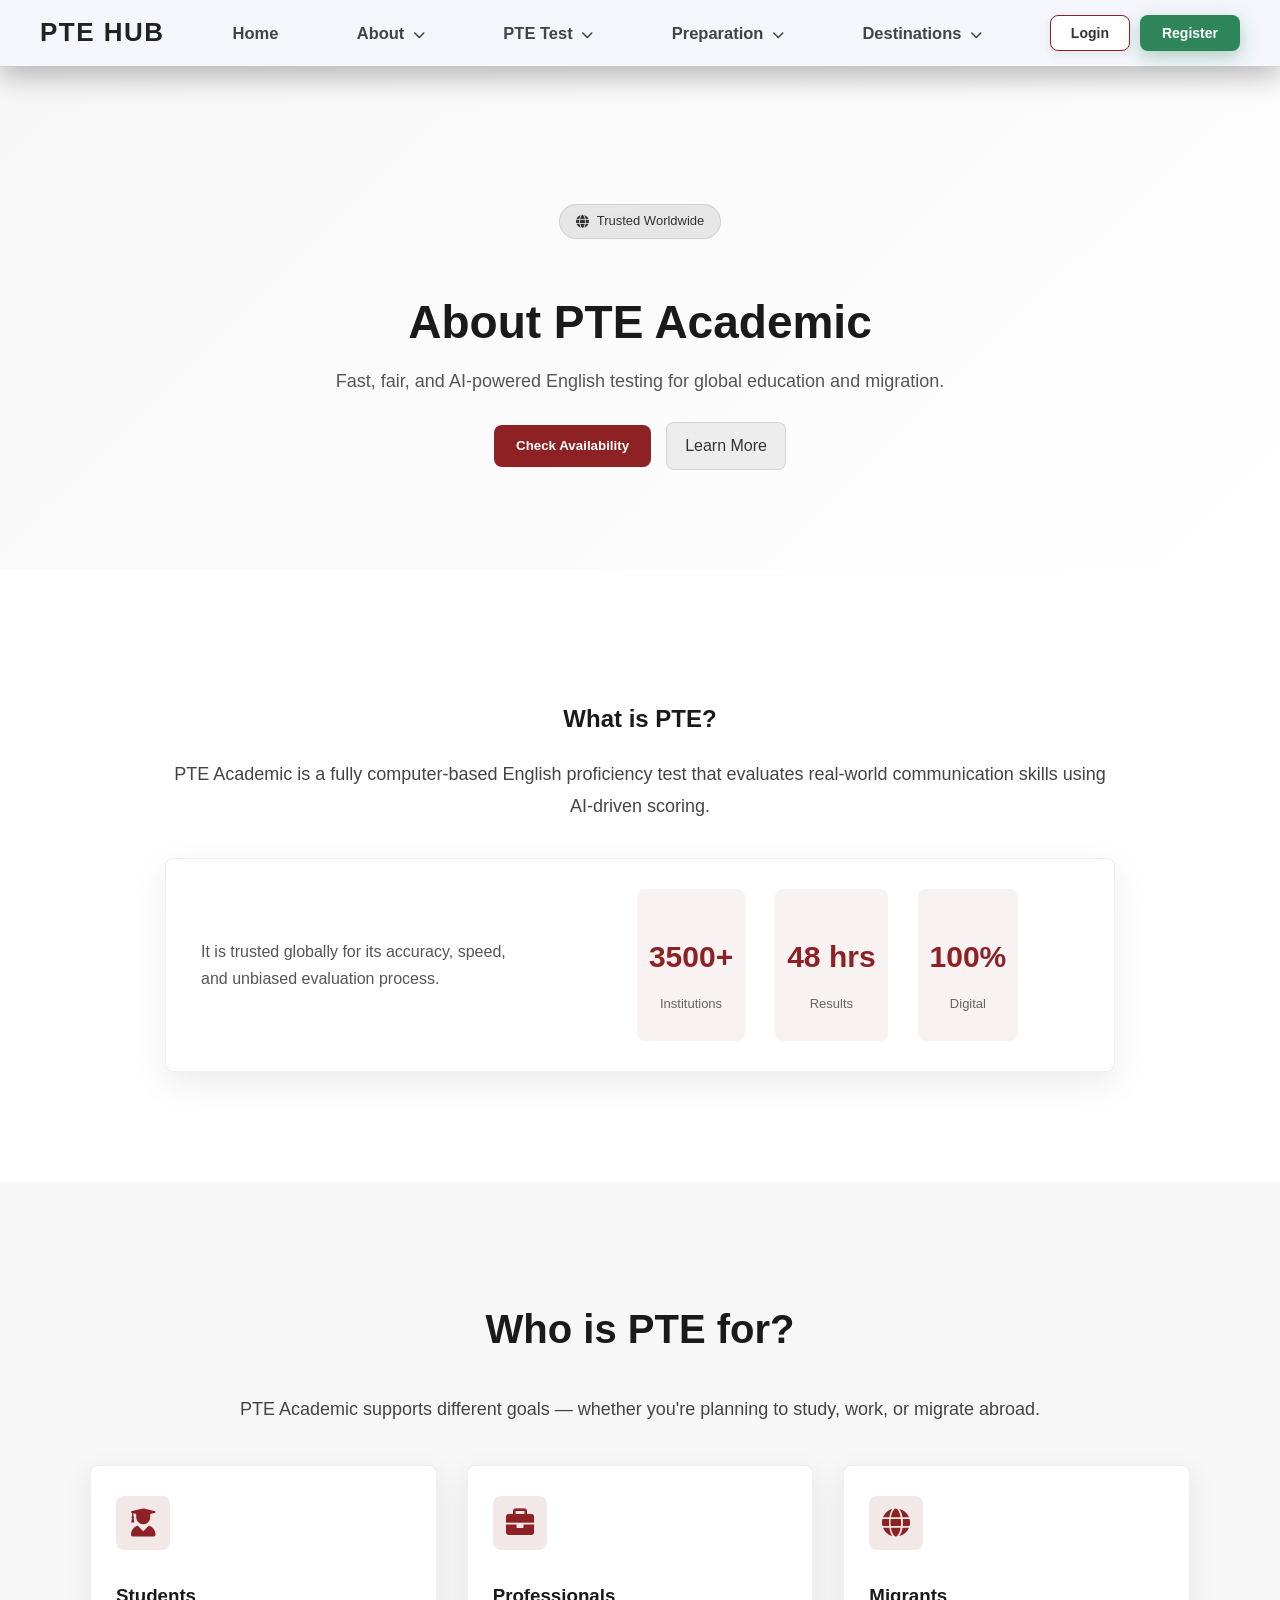
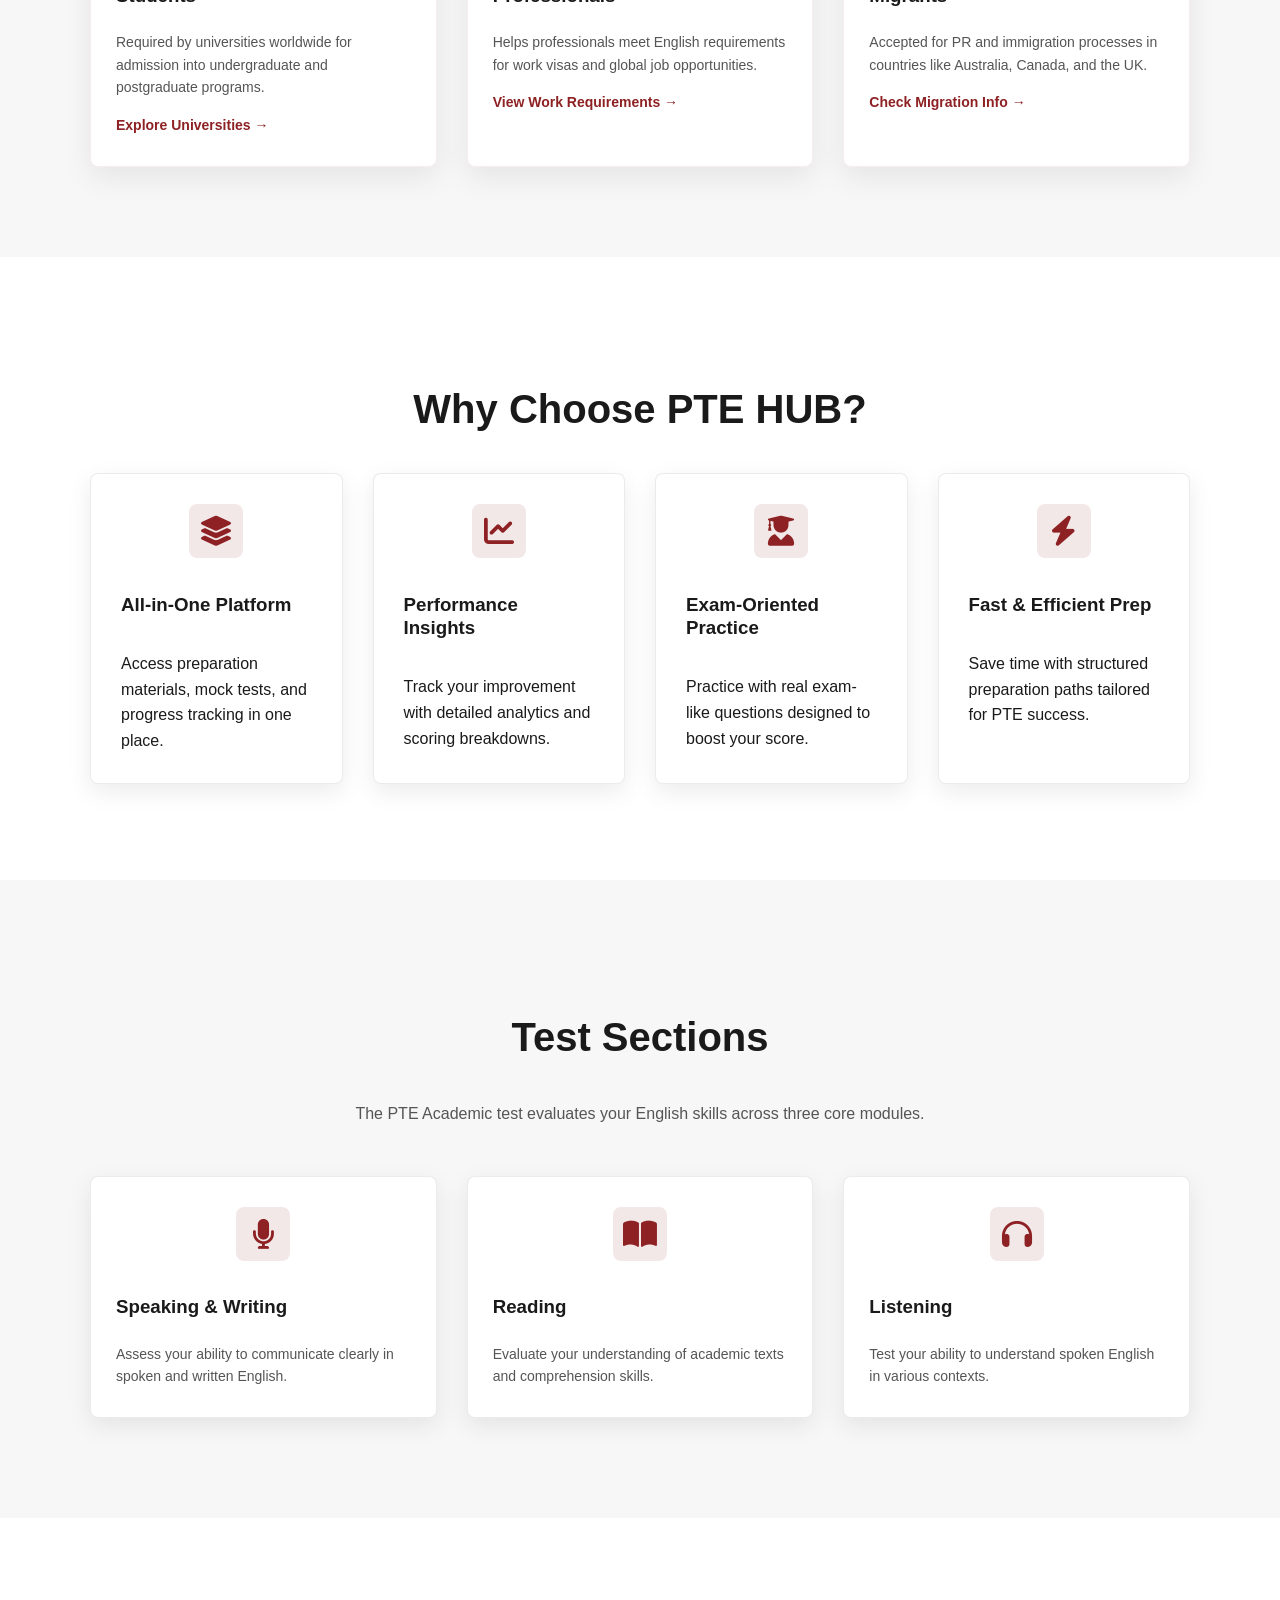
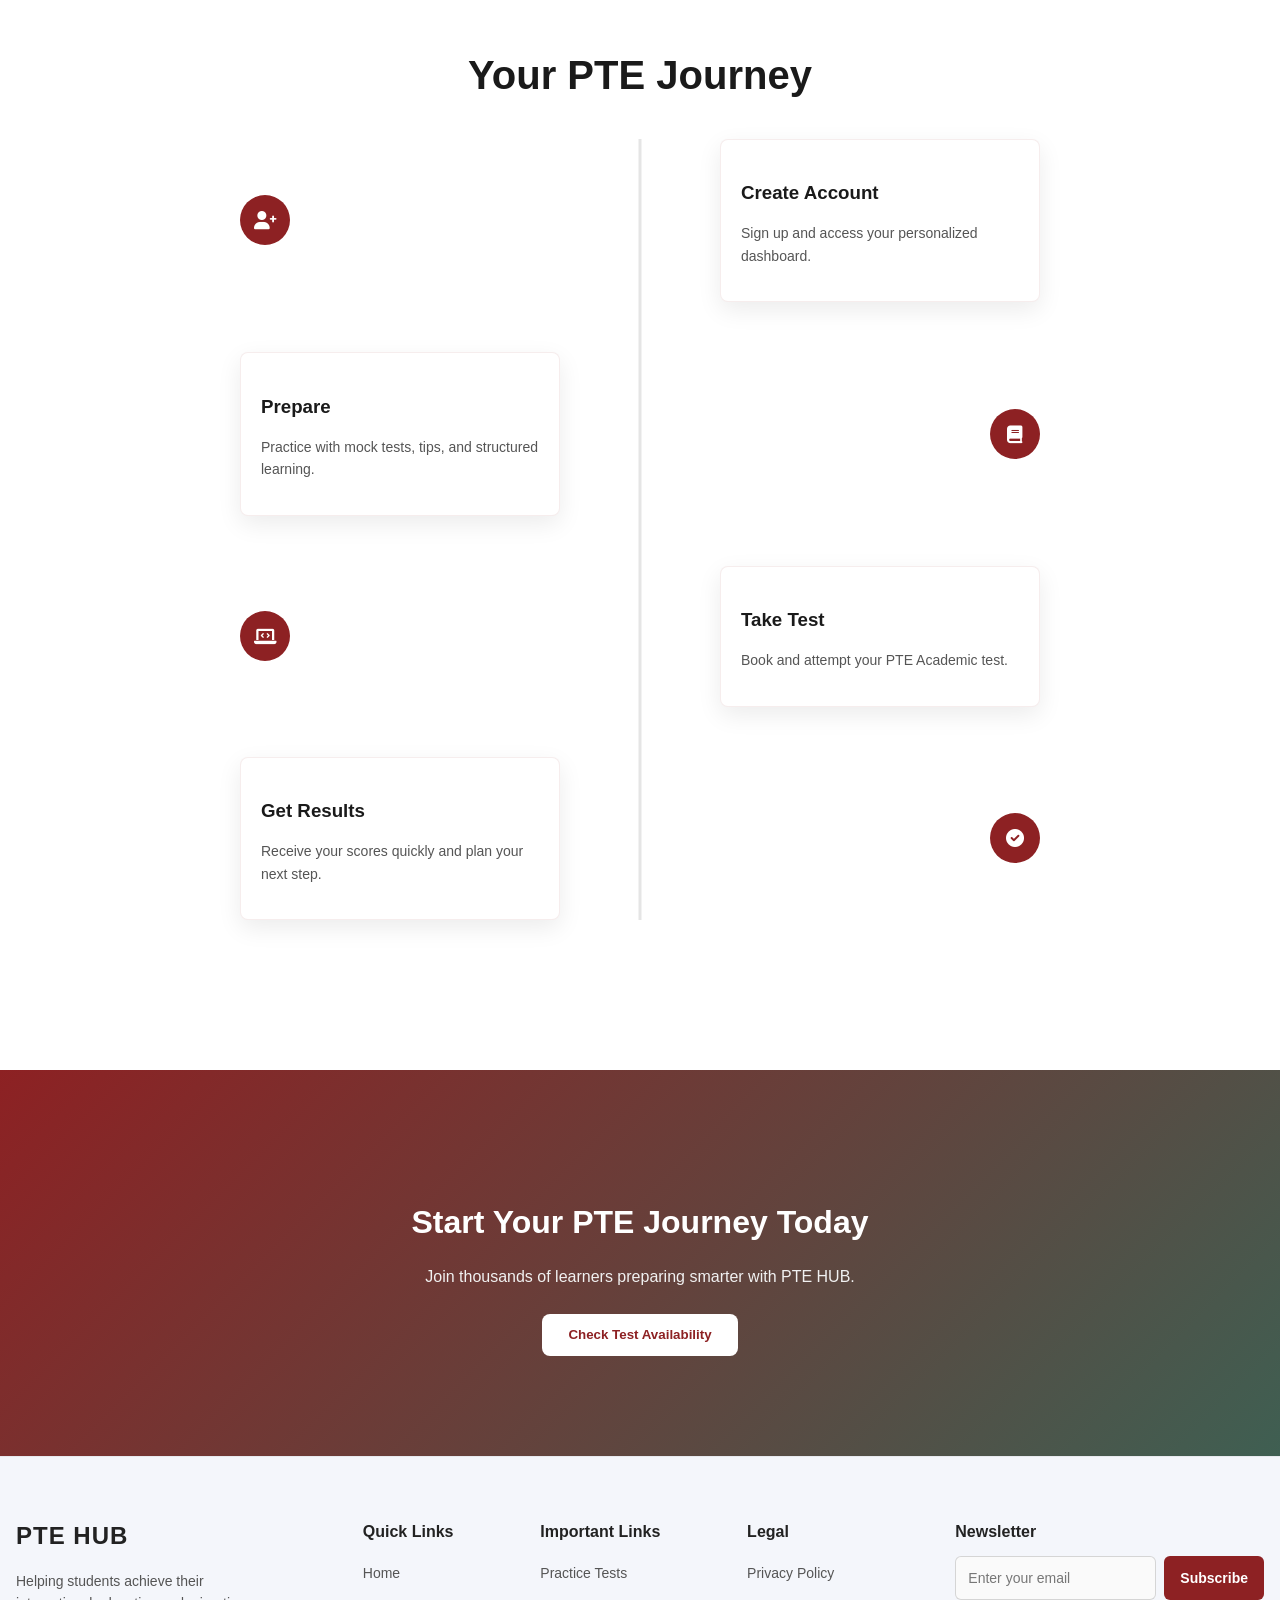
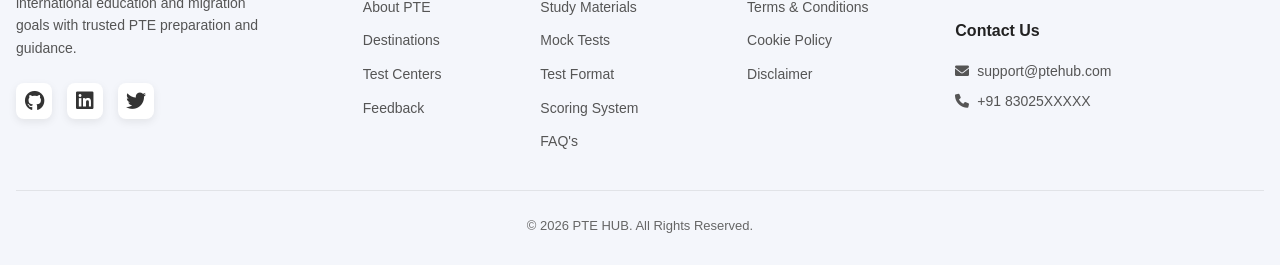
<file: pages/about.html>
<!DOCTYPE html>
<html lang="en">
<head>
    <meta charset="UTF-8">
    <meta name="viewport" content="width=device-width, initial-scale=1.0">
    <title>About PTE | PTE HUB</title>

    <link rel="stylesheet" href="../styles/css/style.css">
    <link rel="stylesheet" href="../styles/css/navbar.css">
    <link rel="stylesheet" href="../styles/css/footer.css">
    <link rel="stylesheet" href="../styles/css/about.css">
    <link rel="stylesheet" href="../styles/css/auth-popup.css">
    <link rel="stylesheet" href="../styles/css/theme.css">
    <link href="https://cdnjs.cloudflare.com/ajax/libs/font-awesome/6.0.0-beta3/css/all.min.css" rel="stylesheet">
    <script src="../scripts/js/theme.js"></script>
</head>

<body>

<header id="header">
    <div id="navbar-placeholder"></div>
</header>

<main>

<!-- HERO -->
<section class="about-hero">
    <div class="hero-inner">

        <span class="hero-badge">
            <i class="fas fa-globe"></i> Trusted Worldwide
        </span>

        <h1>About PTE Academic</h1>

        <p>
            Fast, fair, and AI-powered English testing for global education and migration.
        </p>

        <div class="hero-actions">
            <button class="primary-btn">Check Availability</button>
            <a href="#about-section" class="hero-link">Learn More</a>
        </div>

    </div>
</section>

<!-- WHAT IS PTE -->
<section id="about-section" class="about-section enhanced">
    <div class="container narrow">

        <h2>What is PTE?</h2>

        <p class="about-lead">
            PTE Academic is a fully computer-based English proficiency test that evaluates real-world communication skills using AI-driven scoring.
        </p>

        <div class="about-combined">

            <div class="about-info">
                <p>
                    It is trusted globally for its accuracy, speed, and unbiased evaluation process.
                </p>
            </div>

            <div class="about-stats">
                <div class="stat-box">
                    <h3>3500+</h3>
                    <p>Institutions</p>
                </div>

                <div class="stat-box">
                    <h3>48 hrs</h3>
                    <p>Results</p>
                </div>

                <div class="stat-box">
                    <h3>100%</h3>
                    <p>Digital</p>
                </div>
            </div>

        </div>

    </div>
</section>

<!-- WHO IS THIS FOR (ENHANCED) -->
<section class="about-section light">
    <div class="container">

        <h2 class="center-heading">Who is PTE for?</h2>

        <p class="about-lead">
            PTE Academic supports different goals — whether you're planning to study, work, or migrate abroad.
        </p>

        <div class="audience-grid">

            <!-- STUDENTS -->
            <div class="audience-card">
                <i class="fas fa-user-graduate"></i>
                <h3>Students</h3>
                <p>
                    Required by universities worldwide for admission into undergraduate and postgraduate programs.
                </p>
                <a href="#" class="audience-link">Explore Universities →</a>
            </div>

            <!-- PROFESSIONALS -->
            <div class="audience-card">
                <i class="fas fa-briefcase"></i>
                <h3>Professionals</h3>
                <p>
                    Helps professionals meet English requirements for work visas and global job opportunities.
                </p>
                <a href="#" class="audience-link">View Work Requirements →</a>
            </div>

            <!-- MIGRANTS -->
            <div class="audience-card">
                <i class="fas fa-globe"></i>
                <h3>Migrants</h3>
                <p>
                    Accepted for PR and immigration processes in countries like Australia, Canada, and the UK.
                </p>
                <a href="#" class="audience-link">Check Migration Info →</a>
            </div>

        </div>

    </div>
</section>

<!-- WHY CHOOSE PTE HUB -->
<section class="about-grid-section reveal">
    <div class="container">

        <h2 class="center-heading">Why Choose PTE HUB?</h2>

        <div class="about-grid">

            <div class="about-card">
                <i class="fas fa-layer-group"></i>
                <h3>All-in-One Platform</h3>
                <p>Access preparation materials, mock tests, and progress tracking in one place.</p>
            </div>

            <div class="about-card">
                <i class="fas fa-chart-line"></i>
                <h3>Performance Insights</h3>
                <p>Track your improvement with detailed analytics and scoring breakdowns.</p>
            </div>

            <div class="about-card">
                <i class="fas fa-user-graduate"></i>
                <h3>Exam-Oriented Practice</h3>
                <p>Practice with real exam-like questions designed to boost your score.</p>
            </div>

            <div class="about-card">
                <i class="fas fa-bolt"></i>
                <h3>Fast & Efficient Prep</h3>
                <p>Save time with structured preparation paths tailored for PTE success.</p>
            </div>

        </div>

    </div>
</section>

<section class="about-structure-section">
    <div class="container">

        <h2 class="center-heading">Test Sections</h2>

        <p class="structure-subtitle">
            The PTE Academic test evaluates your English skills across three core modules.
        </p>

        <div class="structure-grid">

            <div class="structure-card">
                <i class="fas fa-microphone"></i>
                <h3>Speaking & Writing</h3>
                <p>Assess your ability to communicate clearly in spoken and written English.</p>
            </div>

            <div class="structure-card">
                <i class="fas fa-book-open"></i>
                <h3>Reading</h3>
                <p>Evaluate your understanding of academic texts and comprehension skills.</p>
            </div>

            <div class="structure-card">
                <i class="fas fa-headphones"></i>
                <h3>Listening</h3>
                <p>Test your ability to understand spoken English in various contexts.</p>
            </div>

        </div>

    </div>
</section>

<!-- TIMELINE (MAIN JOURNEY) -->
<section class="timeline-section">
    <div class="container">

        <h2 class="center-heading">Your PTE Journey</h2>

        <div class="timeline">

            <div class="timeline-item">
                <div class="timeline-icon"><i class="fas fa-user-plus"></i></div>
                <div class="timeline-content">
                    <h3>Create Account</h3>
                    <p>Sign up and access your personalized dashboard.</p>
                </div>
            </div>

            <div class="timeline-item">
                <div class="timeline-icon"><i class="fas fa-book"></i></div>
                <div class="timeline-content">
                    <h3>Prepare</h3>
                    <p>Practice with mock tests, tips, and structured learning.</p>
                </div>
            </div>

            <div class="timeline-item">
                <div class="timeline-icon"><i class="fas fa-laptop-code"></i></div>
                <div class="timeline-content">
                    <h3>Take Test</h3>
                    <p>Book and attempt your PTE Academic test.</p>
                </div>
            </div>

            <div class="timeline-item">
                <div class="timeline-icon"><i class="fas fa-check-circle"></i></div>
                <div class="timeline-content">
                    <h3>Get Results</h3>
                    <p>Receive your scores quickly and plan your next step.</p>
                </div>
            </div>

        </div>

    </div>
</section>

<!-- CTA -->
<section class="about-cta">
    <div class="container">
        <h2>Start Your PTE Journey Today</h2>
        <p>Join thousands of learners preparing smarter with PTE HUB.</p>
        <button class="primary-btn">Check Test Availability</button>
    </div>
</section>

</main>

<div id="footer-placeholder"></div>
<div id="auth-popup-placeholder"></div>

<script src="../scripts/js/navbar.js"></script>
<script src="../scripts/js/footer.js"></script>
<script src="../scripts/js/script.js"></script>
<script src="../scripts/js/auth-popup.js"></script>

</body>
</html>
</file>
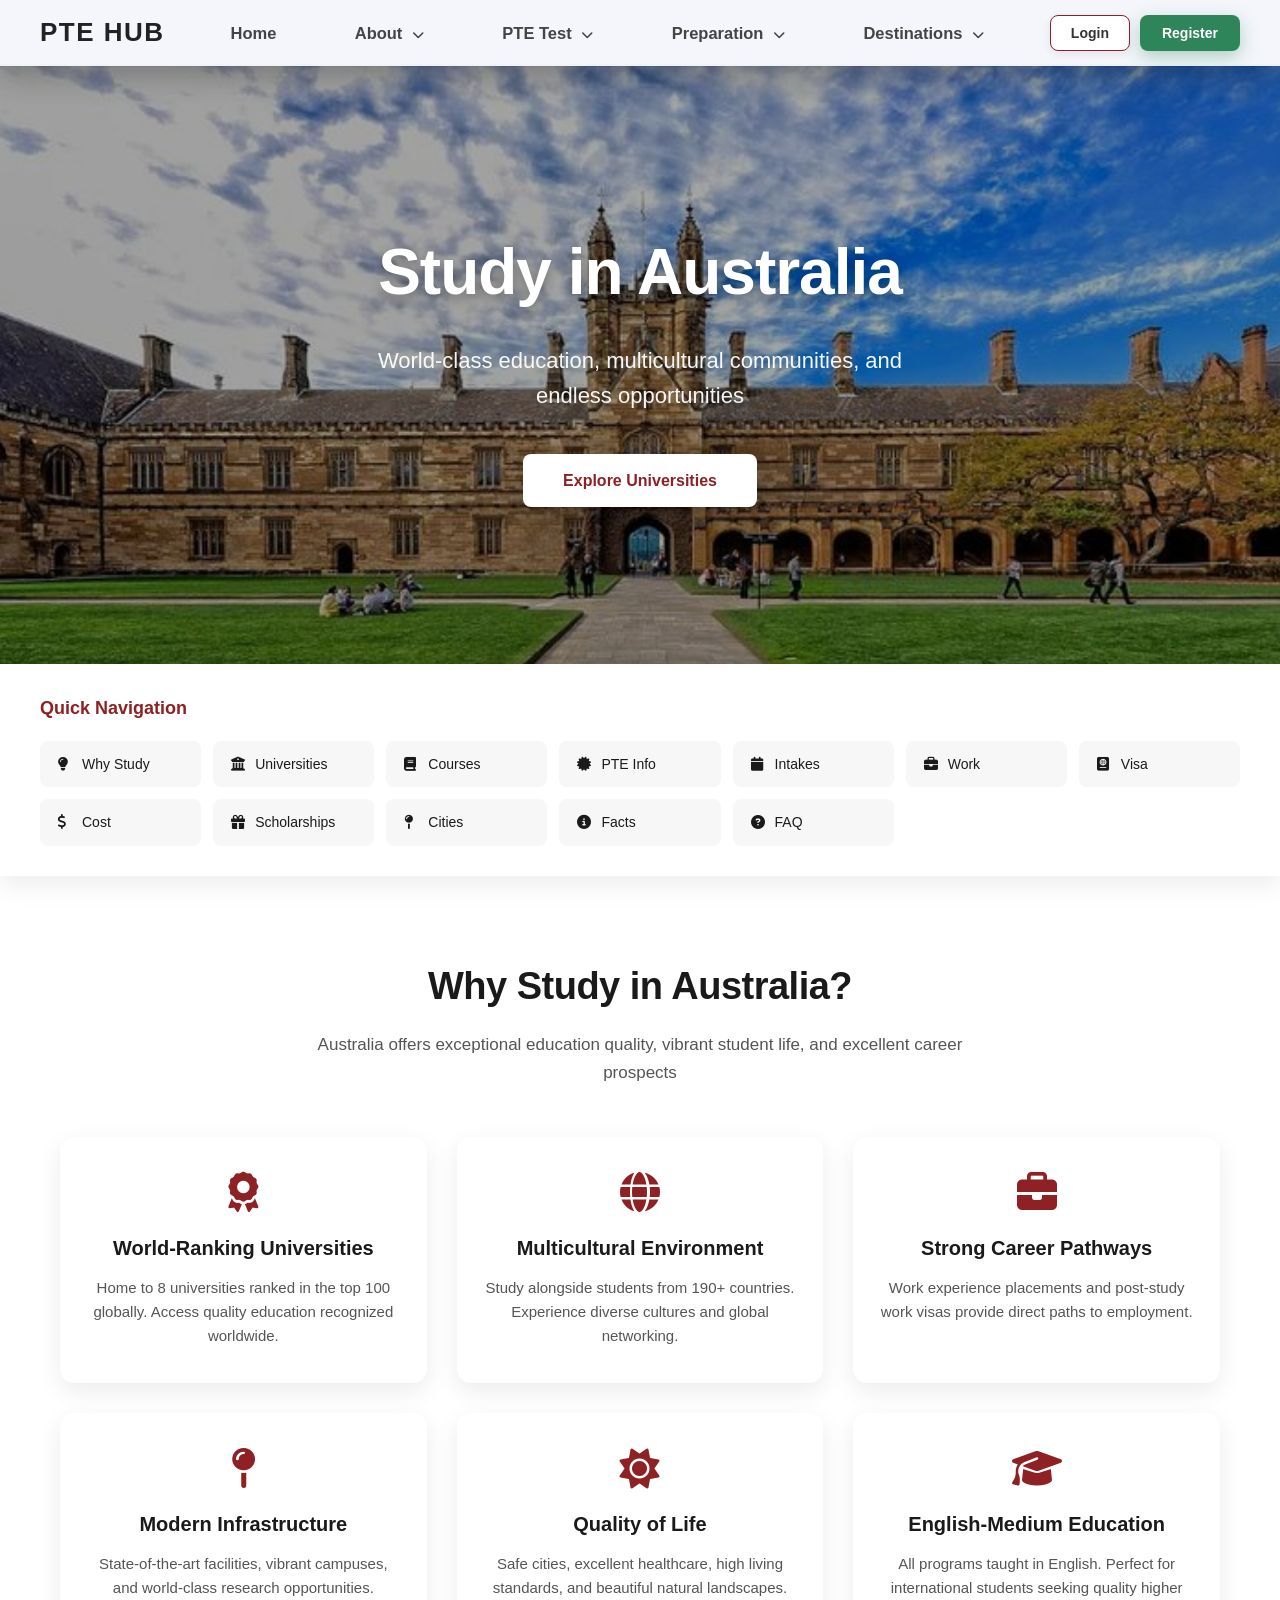
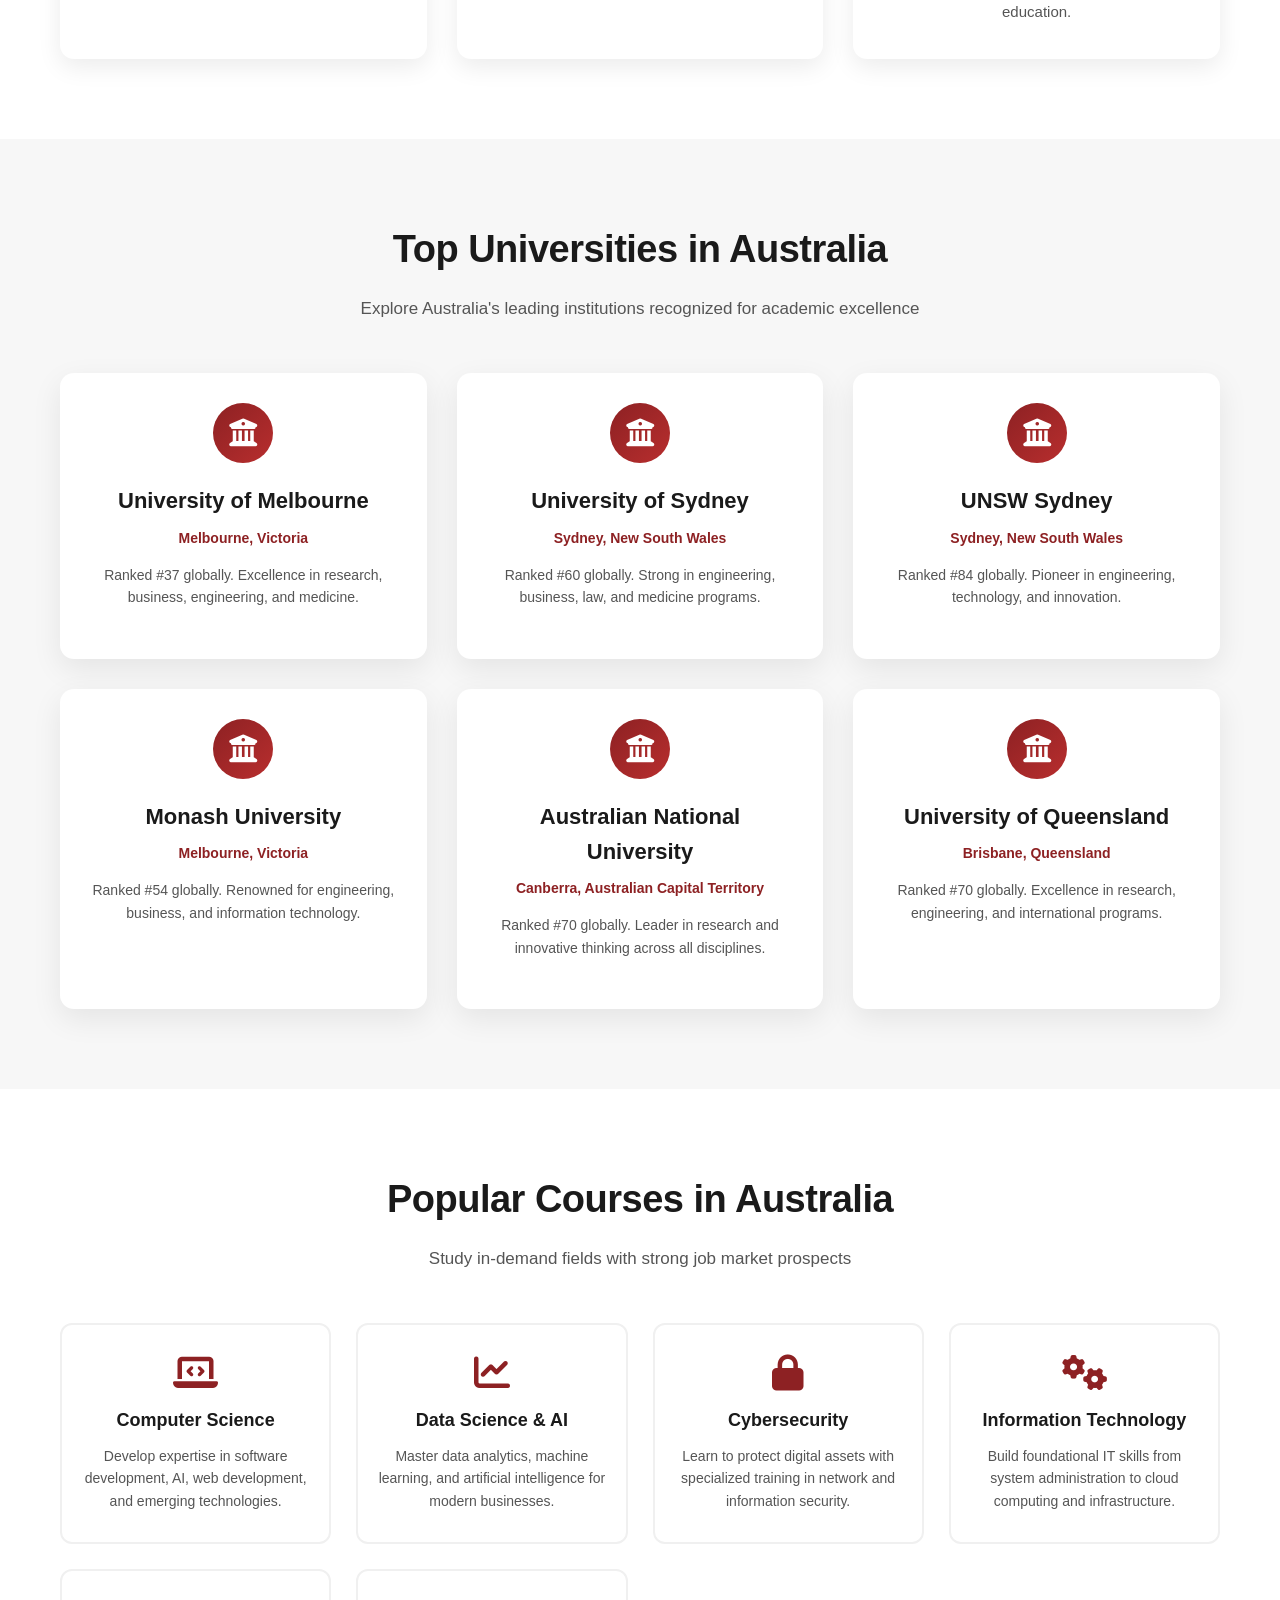
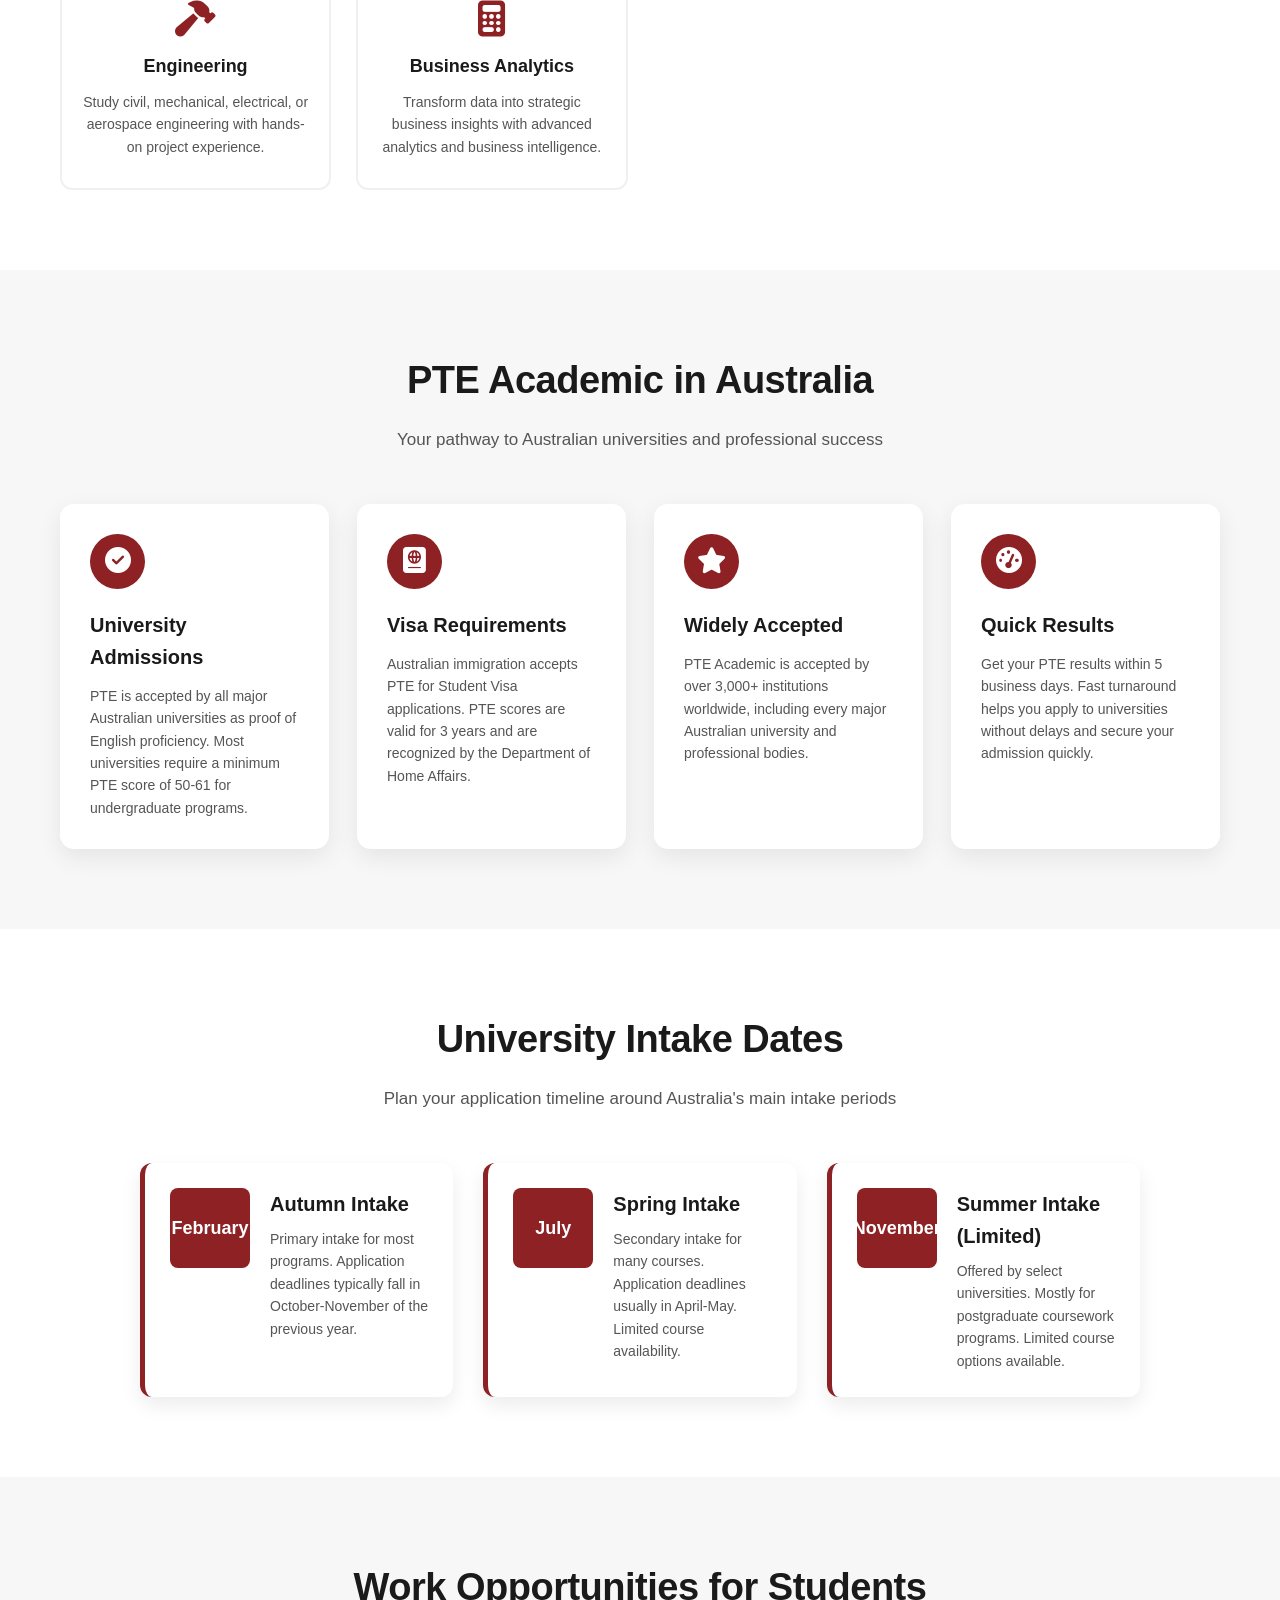
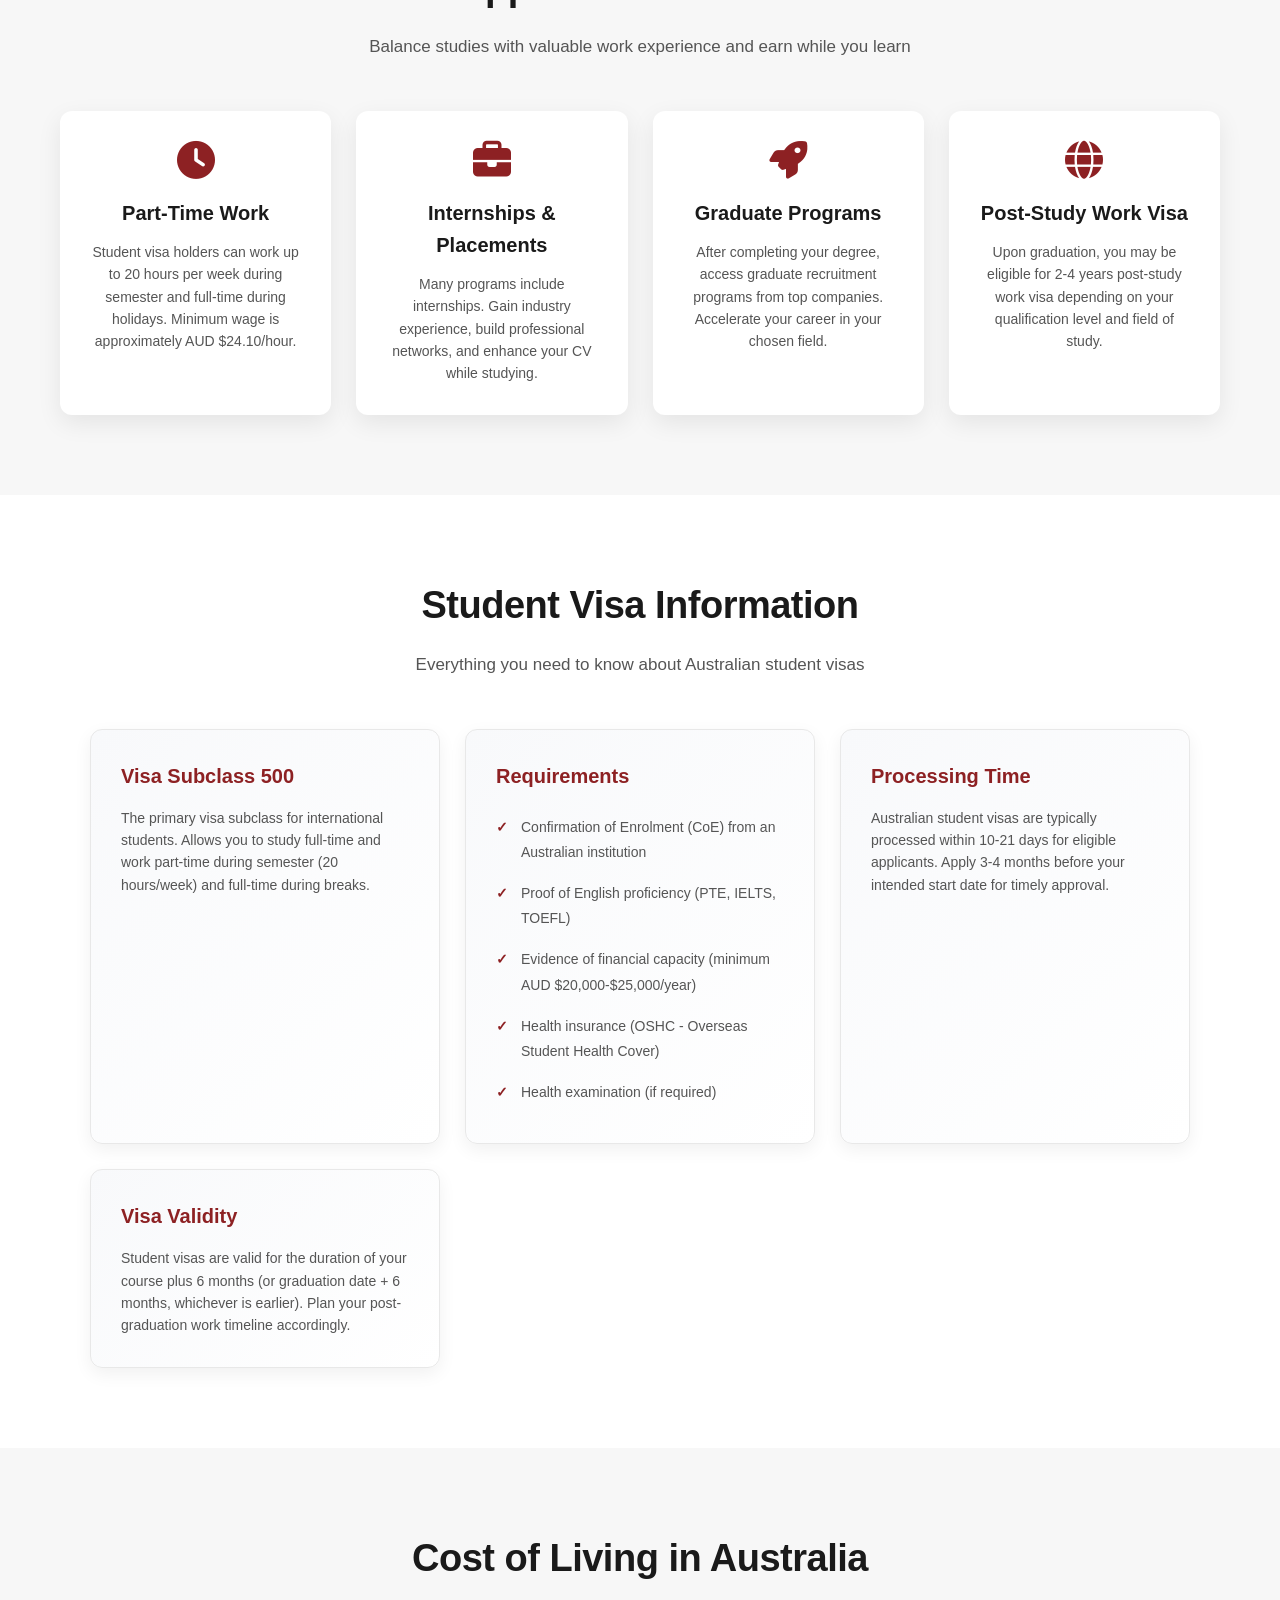
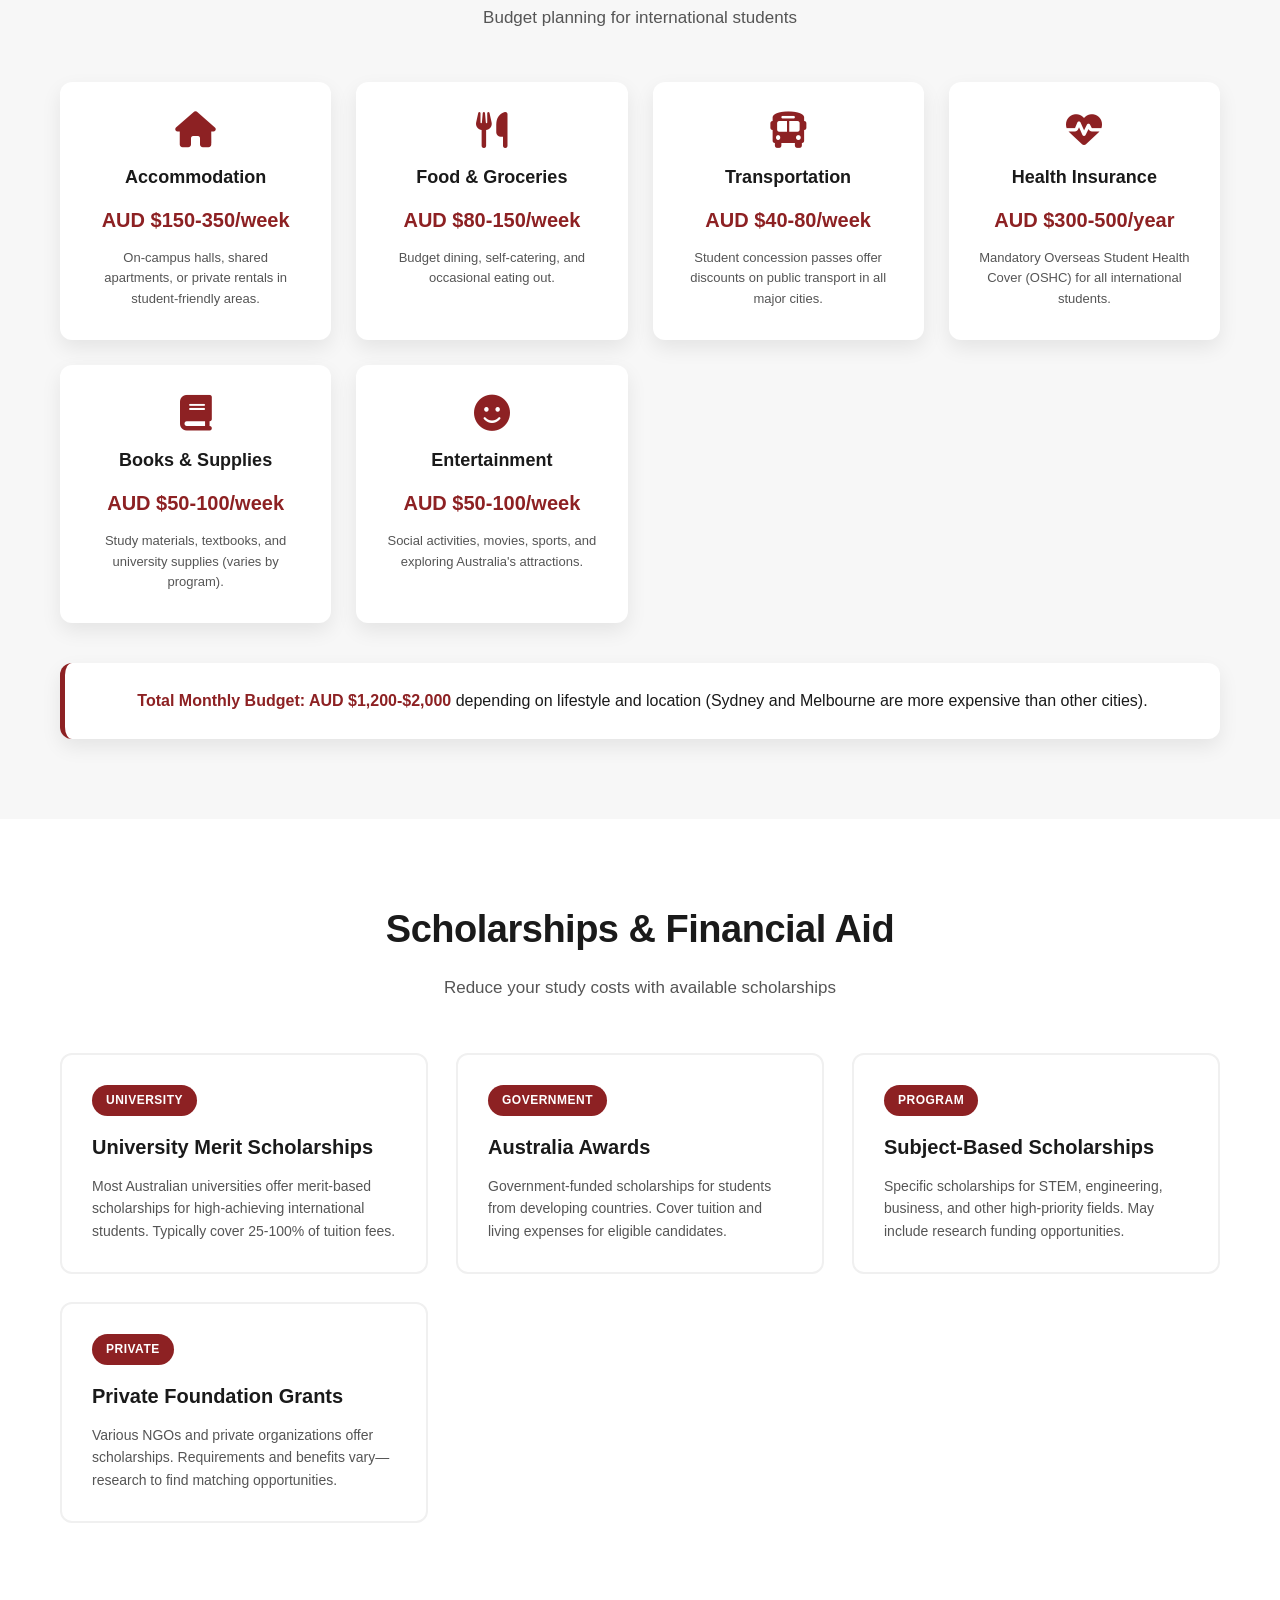
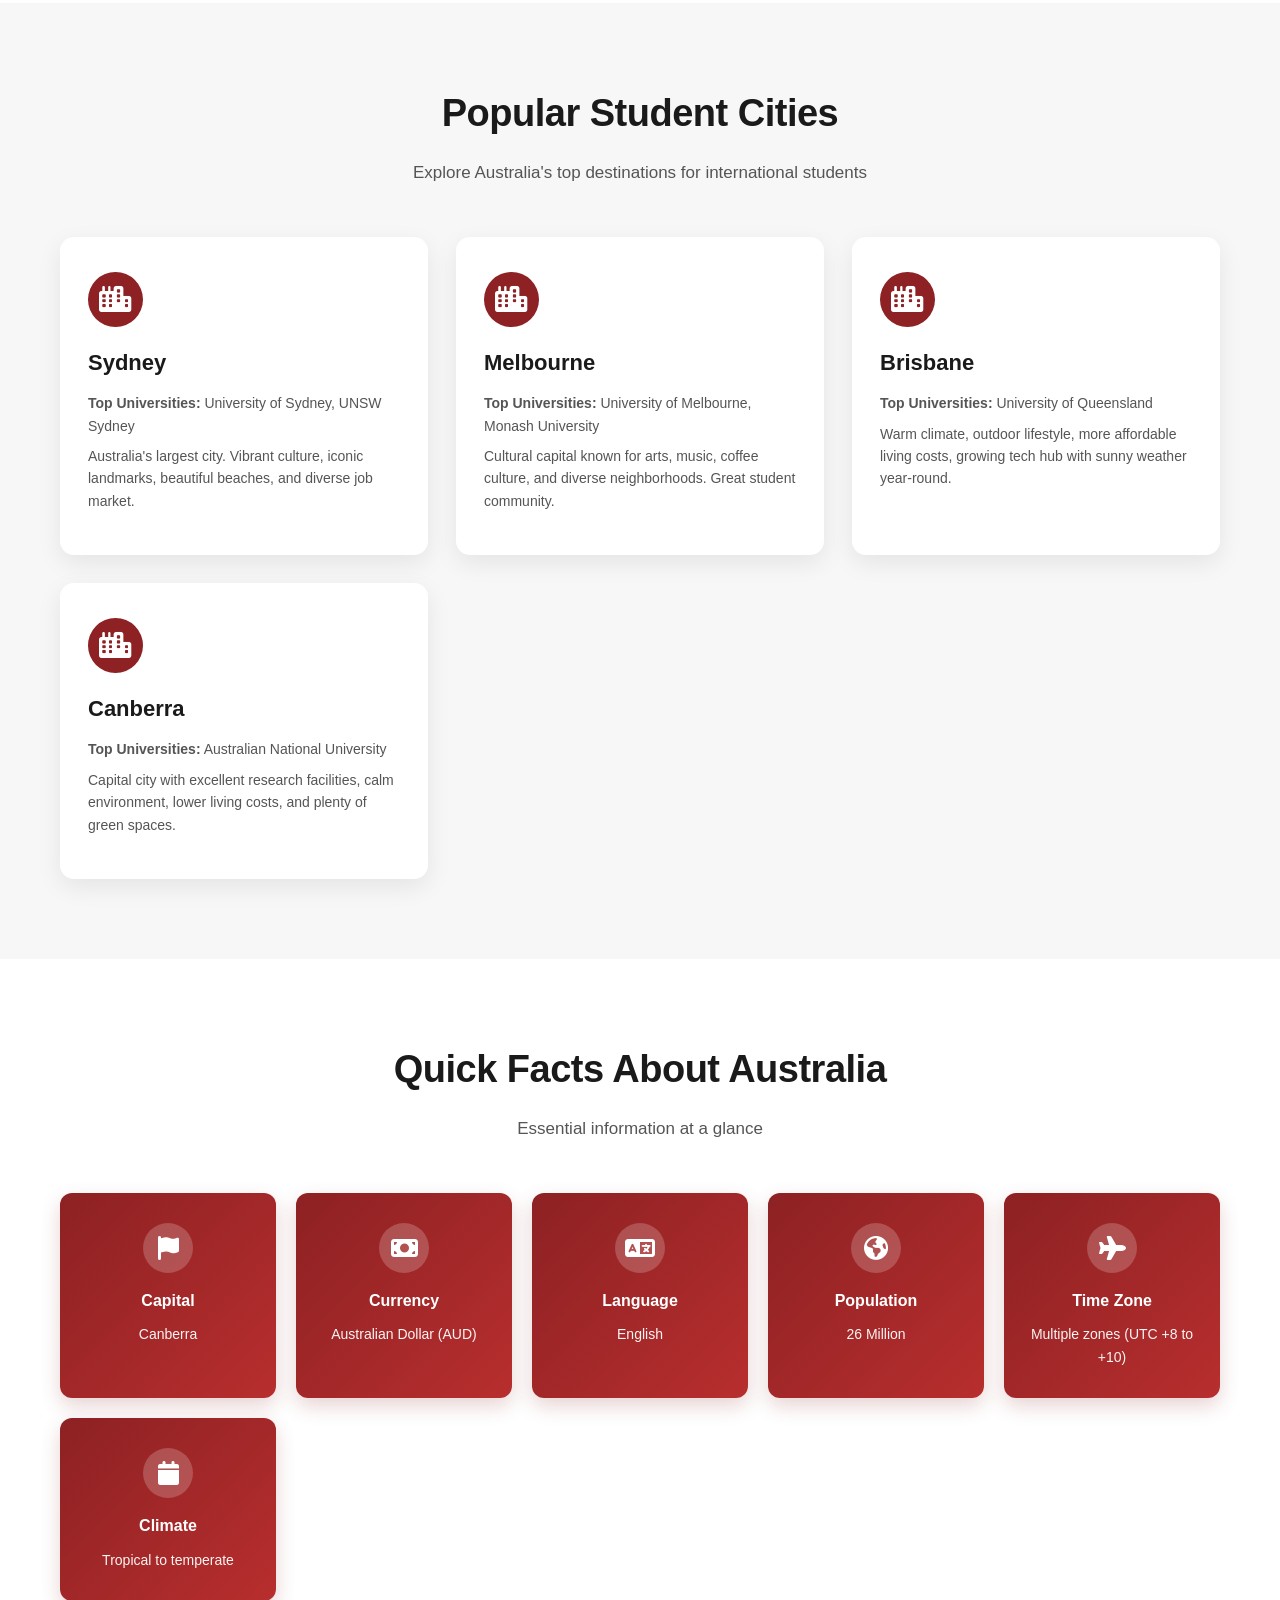
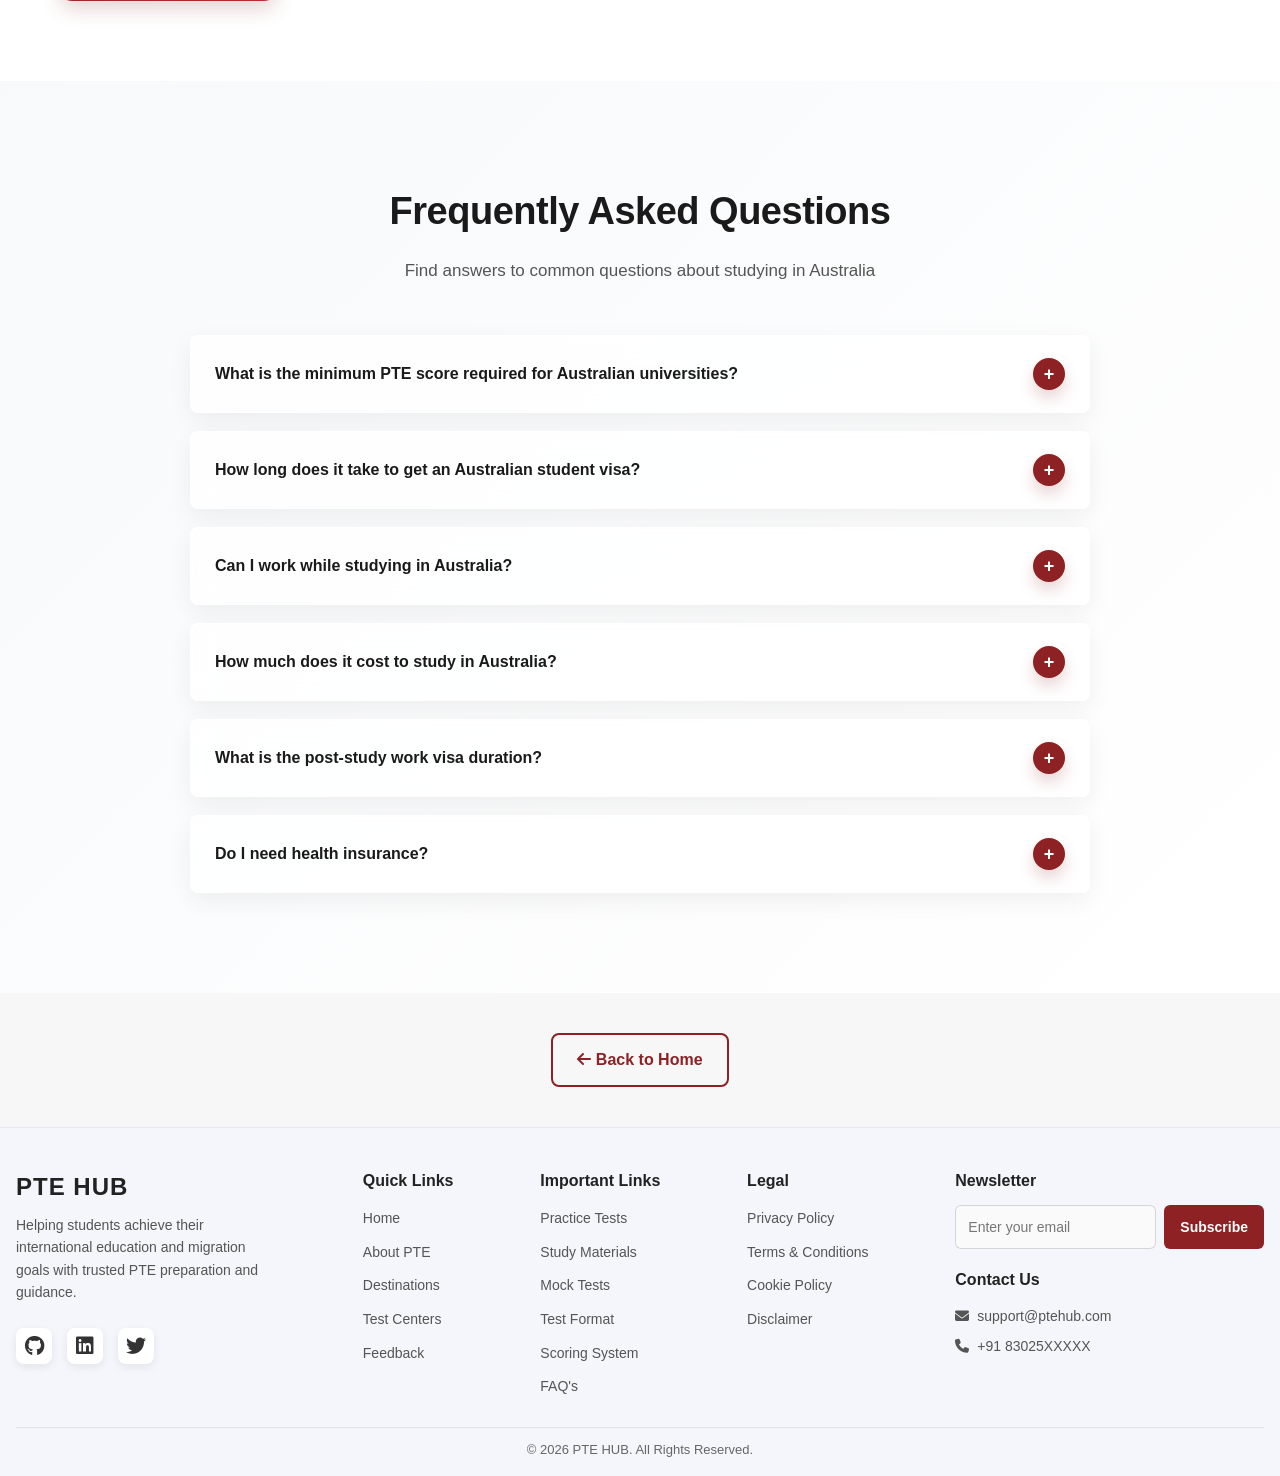
<file: pages/australia.html>
<!doctype html>
<html lang="en">
  <head>
    <meta charset="UTF-8" />
    <meta name="viewport" content="width=device-width, initial-scale=1.0" />
    <title>Study in Australia | PTE Preparation & Study Abroad</title>

    <!-- Global Component Styles -->
    <link rel="stylesheet" href="../styles/css/style.css" />
    <link rel="stylesheet" href="../styles/css/navbar.css" />
    <link rel="stylesheet" href="../styles/css/footer.css" />
    <link rel="stylesheet" href="../styles/css/auth-popup.css" />
    <link rel="stylesheet" href="../styles/css/theme.css" />
    <link rel="stylesheet" href="../styles/css/australia.css" />

    <link
      rel="stylesheet"
      href="https://cdnjs.cloudflare.com/ajax/libs/font-awesome/6.4.0/css/all.min.css"
    />
    <script src="../scripts/js/theme.js"></script>
  </head>
  <body>
    <!-- ================= HEADER (NAVBAR) ================= -->
    <header id="header">
      <div id="navbar-placeholder"></div>
    </header>

    <main>
      <!-- Hero Section with Background Image -->
      <section
        class="australia-hero"
        style="
          background-image: url(&quot;../assets/images/australia.jpeg&quot;);
        "
      >
        <div class="australia-overlay">
          <div class="hero-content">
            <h1>Study in Australia</h1>
            <p>
              World-class education, multicultural communities, and endless
              opportunities
            </p>
            <a href="#universities" class="cta-button">Explore Universities</a>
          </div>
        </div>
      </section>

      <!-- Quick Navigation Menu -->
      <nav class="quick-nav">
        <div class="quick-nav-container">
          <h3 class="quick-nav-title">Quick Navigation</h3>
          <ul class="quick-nav-list">
            <li>
              <a href="#why-study"
                ><i class="fas fa-lightbulb"></i> Why Study</a
              >
            </li>
            <li>
              <a href="#universities"
                ><i class="fas fa-university"></i> Universities</a
              >
            </li>
            <li>
              <a href="#courses"><i class="fas fa-book"></i> Courses</a>
            </li>
            <li>
              <a href="#pte"><i class="fas fa-certificate"></i> PTE Info</a>
            </li>
            <li>
              <a href="#intakes"><i class="fas fa-calendar"></i> Intakes</a>
            </li>
            <li>
              <a href="#work"><i class="fas fa-briefcase"></i> Work</a>
            </li>
            <li>
              <a href="#visa"><i class="fas fa-passport"></i> Visa</a>
            </li>
            <li>
              <a href="#cost"><i class="fas fa-dollar-sign"></i> Cost</a>
            </li>
            <li>
              <a href="#scholarships"
                ><i class="fas fa-gift"></i> Scholarships</a
              >
            </li>
            <li>
              <a href="#cities"><i class="fas fa-map-pin"></i> Cities</a>
            </li>
            <li>
              <a href="#facts"><i class="fas fa-info-circle"></i> Facts</a>
            </li>
            <li>
              <a href="#faq"><i class="fas fa-question-circle"></i> FAQ</a>
            </li>
          </ul>
        </div>
      </nav>

      <!-- Why Study in Australia Section -->
      <section id="why-study" class="why-study">
        <div class="section-container">
          <div class="section-header">
            <h2>Why Study in Australia?</h2>
            <p>
              Australia offers exceptional education quality, vibrant student
              life, and excellent career prospects
            </p>
          </div>
          <div class="reasons-grid">
            <div class="reason-card">
              <i class="fas fa-award"></i>
              <h3>World-Ranking Universities</h3>
              <p>
                Home to 8 universities ranked in the top 100 globally. Access
                quality education recognized worldwide.
              </p>
            </div>
            <div class="reason-card">
              <i class="fas fa-globe"></i>
              <h3>Multicultural Environment</h3>
              <p>
                Study alongside students from 190+ countries. Experience diverse
                cultures and global networking.
              </p>
            </div>
            <div class="reason-card">
              <i class="fas fa-briefcase"></i>
              <h3>Strong Career Pathways</h3>
              <p>
                Work experience placements and post-study work visas provide
                direct paths to employment.
              </p>
            </div>
            <div class="reason-card">
              <i class="fas fa-map-pin"></i>
              <h3>Modern Infrastructure</h3>
              <p>
                State-of-the-art facilities, vibrant campuses, and world-class
                research opportunities.
              </p>
            </div>
            <div class="reason-card">
              <i class="fas fa-sun"></i>
              <h3>Quality of Life</h3>
              <p>
                Safe cities, excellent healthcare, high living standards, and
                beautiful natural landscapes.
              </p>
            </div>
            <div class="reason-card">
              <i class="fas fa-graduation-cap"></i>
              <h3>English-Medium Education</h3>
              <p>
                All programs taught in English. Perfect for international
                students seeking quality higher education.
              </p>
            </div>
          </div>
        </div>
      </section>

      <!-- Top Universities Section -->
      <section id="universities" class="top-universities">
        <div class="section-container">
          <div class="section-header">
            <h2>Top Universities in Australia</h2>
            <p>
              Explore Australia's leading institutions recognized for academic
              excellence
            </p>
          </div>
          <div class="universities-grid">
            <div class="uni-card">
              <div class="uni-icon">
                <i class="fas fa-university"></i>
              </div>
              <h3>University of Melbourne</h3>
              <p class="uni-location">Melbourne, Victoria</p>
              <p class="uni-desc">
                Ranked #37 globally. Excellence in research, business,
                engineering, and medicine.
              </p>
            </div>
            <div class="uni-card">
              <div class="uni-icon">
                <i class="fas fa-university"></i>
              </div>
              <h3>University of Sydney</h3>
              <p class="uni-location">Sydney, New South Wales</p>
              <p class="uni-desc">
                Ranked #60 globally. Strong in engineering, business, law, and
                medicine programs.
              </p>
            </div>
            <div class="uni-card">
              <div class="uni-icon">
                <i class="fas fa-university"></i>
              </div>
              <h3>UNSW Sydney</h3>
              <p class="uni-location">Sydney, New South Wales</p>
              <p class="uni-desc">
                Ranked #84 globally. Pioneer in engineering, technology, and
                innovation.
              </p>
            </div>
            <div class="uni-card">
              <div class="uni-icon">
                <i class="fas fa-university"></i>
              </div>
              <h3>Monash University</h3>
              <p class="uni-location">Melbourne, Victoria</p>
              <p class="uni-desc">
                Ranked #54 globally. Renowned for engineering, business, and
                information technology.
              </p>
            </div>
            <div class="uni-card">
              <div class="uni-icon">
                <i class="fas fa-university"></i>
              </div>
              <h3>Australian National University</h3>
              <p class="uni-location">Canberra, Australian Capital Territory</p>
              <p class="uni-desc">
                Ranked #70 globally. Leader in research and innovative thinking
                across all disciplines.
              </p>
            </div>
            <div class="uni-card">
              <div class="uni-icon">
                <i class="fas fa-university"></i>
              </div>
              <h3>University of Queensland</h3>
              <p class="uni-location">Brisbane, Queensland</p>
              <p class="uni-desc">
                Ranked #70 globally. Excellence in research, engineering, and
                international programs.
              </p>
            </div>
          </div>
        </div>
      </section>

      <!-- Popular Courses Section -->
      <section id="courses" class="popular-courses">
        <div class="section-container">
          <div class="section-header">
            <h2>Popular Courses in Australia</h2>
            <p>Study in-demand fields with strong job market prospects</p>
          </div>
          <div class="courses-grid">
            <div class="course-card">
              <i class="fas fa-laptop-code"></i>
              <h3>Computer Science</h3>
              <p>
                Develop expertise in software development, AI, web development,
                and emerging technologies.
              </p>
            </div>
            <div class="course-card">
              <i class="fas fa-chart-line"></i>
              <h3>Data Science & AI</h3>
              <p>
                Master data analytics, machine learning, and artificial
                intelligence for modern businesses.
              </p>
            </div>
            <div class="course-card">
              <i class="fas fa-lock"></i>
              <h3>Cybersecurity</h3>
              <p>
                Learn to protect digital assets with specialized training in
                network and information security.
              </p>
            </div>
            <div class="course-card">
              <i class="fas fa-cogs"></i>
              <h3>Information Technology</h3>
              <p>
                Build foundational IT skills from system administration to cloud
                computing and infrastructure.
              </p>
            </div>
            <div class="course-card">
              <i class="fas fa-hammer"></i>
              <h3>Engineering</h3>
              <p>
                Study civil, mechanical, electrical, or aerospace engineering
                with hands-on project experience.
              </p>
            </div>
            <div class="course-card">
              <i class="fas fa-calculator"></i>
              <h3>Business Analytics</h3>
              <p>
                Transform data into strategic business insights with advanced
                analytics and business intelligence.
              </p>
            </div>
          </div>
        </div>
      </section>

      <!-- PTE Academic in Australia Section -->
      <section id="pte" class="pte-section">
        <div class="section-container">
          <div class="section-header">
            <h2>PTE Academic in Australia</h2>
            <p>
              Your pathway to Australian universities and professional success
            </p>
          </div>
          <div class="pte-content">
            <div class="pte-card">
              <div class="pte-icon">
                <i class="fas fa-check-circle"></i>
              </div>
              <h3>University Admissions</h3>
              <p>
                PTE is accepted by all major Australian universities as proof of
                English proficiency. Most universities require a minimum PTE
                score of 50-61 for undergraduate programs.
              </p>
            </div>
            <div class="pte-card">
              <div class="pte-icon">
                <i class="fas fa-passport"></i>
              </div>
              <h3>Visa Requirements</h3>
              <p>
                Australian immigration accepts PTE for Student Visa
                applications. PTE scores are valid for 3 years and are
                recognized by the Department of Home Affairs.
              </p>
            </div>
            <div class="pte-card">
              <div class="pte-icon">
                <i class="fas fa-star"></i>
              </div>
              <h3>Widely Accepted</h3>
              <p>
                PTE Academic is accepted by over 3,000+ institutions worldwide,
                including every major Australian university and professional
                bodies.
              </p>
            </div>
            <div class="pte-card">
              <div class="pte-icon">
                <i class="fas fa-tachometer-alt"></i>
              </div>
              <h3>Quick Results</h3>
              <p>
                Get your PTE results within 5 business days. Fast turnaround
                helps you apply to universities without delays and secure your
                admission quickly.
              </p>
            </div>
          </div>
        </div>
      </section>

      <!-- Intakes Section -->
      <section id="intakes" class="intakes-section">
        <div class="section-container">
          <div class="section-header">
            <h2>University Intake Dates</h2>
            <p>
              Plan your application timeline around Australia's main intake
              periods
            </p>
          </div>
          <div class="intakes-timeline">
            <div class="intake-item">
              <div class="intake-month">February</div>
              <div class="intake-details">
                <h3>Autumn Intake</h3>
                <p>
                  Primary intake for most programs. Application deadlines
                  typically fall in October-November of the previous year.
                </p>
              </div>
            </div>
            <div class="intake-item">
              <div class="intake-month">July</div>
              <div class="intake-details">
                <h3>Spring Intake</h3>
                <p>
                  Secondary intake for many courses. Application deadlines
                  usually in April-May. Limited course availability.
                </p>
              </div>
            </div>
            <div class="intake-item">
              <div class="intake-month">November</div>
              <div class="intake-details">
                <h3>Summer Intake (Limited)</h3>
                <p>
                  Offered by select universities. Mostly for postgraduate
                  coursework programs. Limited course options available.
                </p>
              </div>
            </div>
          </div>
        </div>
      </section>

      <!-- Work Opportunities Section -->
      <section id="work" class="work-section">
        <div class="section-container">
          <div class="section-header">
            <h2>Work Opportunities for Students</h2>
            <p>
              Balance studies with valuable work experience and earn while you
              learn
            </p>
          </div>
          <div class="work-grid">
            <div class="work-card">
              <i class="fas fa-clock"></i>
              <h3>Part-Time Work</h3>
              <p>
                Student visa holders can work up to 20 hours per week during
                semester and full-time during holidays. Minimum wage is
                approximately AUD $24.10/hour.
              </p>
            </div>
            <div class="work-card">
              <i class="fas fa-briefcase"></i>
              <h3>Internships & Placements</h3>
              <p>
                Many programs include internships. Gain industry experience,
                build professional networks, and enhance your CV while studying.
              </p>
            </div>
            <div class="work-card">
              <i class="fas fa-rocket"></i>
              <h3>Graduate Programs</h3>
              <p>
                After completing your degree, access graduate recruitment
                programs from top companies. Accelerate your career in your
                chosen field.
              </p>
            </div>
            <div class="work-card">
              <i class="fas fa-globe"></i>
              <h3>Post-Study Work Visa</h3>
              <p>
                Upon graduation, you may be eligible for 2-4 years post-study
                work visa depending on your qualification level and field of
                study.
              </p>
            </div>
          </div>
        </div>
      </section>

      <!-- Student Visa Section -->
      <section id="visa" class="visa-section">
        <div class="section-container">
          <div class="section-header">
            <h2>Student Visa Information</h2>
            <p>Everything you need to know about Australian student visas</p>
          </div>
          <div class="visa-content">
            <div class="visa-box">
              <h3>Visa Subclass 500</h3>
              <p>
                The primary visa subclass for international students. Allows you
                to study full-time and work part-time during semester (20
                hours/week) and full-time during breaks.
              </p>
            </div>
            <div class="visa-box">
              <h3>Requirements</h3>
              <ul>
                <li>
                  Confirmation of Enrolment (CoE) from an Australian institution
                </li>
                <li>Proof of English proficiency (PTE, IELTS, TOEFL)</li>
                <li>
                  Evidence of financial capacity (minimum AUD
                  $20,000-$25,000/year)
                </li>
                <li>Health insurance (OSHC - Overseas Student Health Cover)</li>
                <li>Health examination (if required)</li>
              </ul>
            </div>
            <div class="visa-box">
              <h3>Processing Time</h3>
              <p>
                Australian student visas are typically processed within 10-21
                days for eligible applicants. Apply 3-4 months before your
                intended start date for timely approval.
              </p>
            </div>
            <div class="visa-box">
              <h3>Visa Validity</h3>
              <p>
                Student visas are valid for the duration of your course plus 6
                months (or graduation date + 6 months, whichever is earlier).
                Plan your post-graduation work timeline accordingly.
              </p>
            </div>
          </div>
        </div>
      </section>

      <!-- Cost of Living Section -->
      <section id="cost" class="cost-section">
        <div class="section-container">
          <div class="section-header">
            <h2>Cost of Living in Australia</h2>
            <p>Budget planning for international students</p>
          </div>
          <div class="cost-grid">
            <div class="cost-card">
              <i class="fas fa-home"></i>
              <h3>Accommodation</h3>
              <div class="cost-amount">AUD $150-350/week</div>
              <p>
                On-campus halls, shared apartments, or private rentals in
                student-friendly areas.
              </p>
            </div>
            <div class="cost-card">
              <i class="fas fa-utensils"></i>
              <h3>Food & Groceries</h3>
              <div class="cost-amount">AUD $80-150/week</div>
              <p>Budget dining, self-catering, and occasional eating out.</p>
            </div>
            <div class="cost-card">
              <i class="fas fa-bus"></i>
              <h3>Transportation</h3>
              <div class="cost-amount">AUD $40-80/week</div>
              <p>
                Student concession passes offer discounts on public transport in
                all major cities.
              </p>
            </div>
            <div class="cost-card">
              <i class="fas fa-heartbeat"></i>
              <h3>Health Insurance</h3>
              <div class="cost-amount">AUD $300-500/year</div>
              <p>
                Mandatory Overseas Student Health Cover (OSHC) for all
                international students.
              </p>
            </div>
            <div class="cost-card">
              <i class="fas fa-book"></i>
              <h3>Books & Supplies</h3>
              <div class="cost-amount">AUD $50-100/week</div>
              <p>
                Study materials, textbooks, and university supplies (varies by
                program).
              </p>
            </div>
            <div class="cost-card">
              <i class="fas fa-smile"></i>
              <h3>Entertainment</h3>
              <div class="cost-amount">AUD $50-100/week</div>
              <p>
                Social activities, movies, sports, and exploring Australia's
                attractions.
              </p>
            </div>
          </div>
          <div class="cost-summary">
            <p>
              <strong>Total Monthly Budget: AUD $1,200-$2,000</strong> depending
              on lifestyle and location (Sydney and Melbourne are more expensive
              than other cities).
            </p>
          </div>
        </div>
      </section>

      <!-- Scholarships Section -->
      <section id="scholarships" class="scholarships-section">
        <div class="section-container">
          <div class="section-header">
            <h2>Scholarships & Financial Aid</h2>
            <p>Reduce your study costs with available scholarships</p>
          </div>
          <div class="scholarships-grid">
            <div class="scholarship-card">
              <div class="scholarship-badge">University</div>
              <h3>University Merit Scholarships</h3>
              <p>
                Most Australian universities offer merit-based scholarships for
                high-achieving international students. Typically cover 25-100%
                of tuition fees.
              </p>
            </div>
            <div class="scholarship-card">
              <div class="scholarship-badge">Government</div>
              <h3>Australia Awards</h3>
              <p>
                Government-funded scholarships for students from developing
                countries. Cover tuition and living expenses for eligible
                candidates.
              </p>
            </div>
            <div class="scholarship-card">
              <div class="scholarship-badge">Program</div>
              <h3>Subject-Based Scholarships</h3>
              <p>
                Specific scholarships for STEM, engineering, business, and other
                high-priority fields. May include research funding
                opportunities.
              </p>
            </div>
            <div class="scholarship-card">
              <div class="scholarship-badge">Private</div>
              <h3>Private Foundation Grants</h3>
              <p>
                Various NGOs and private organizations offer scholarships.
                Requirements and benefits vary—research to find matching
                opportunities.
              </p>
            </div>
          </div>
        </div>
      </section>

      <!-- Popular Cities Section -->
      <section id="cities" class="cities-section">
        <div class="section-container">
          <div class="section-header">
            <h2>Popular Student Cities</h2>
            <p>
              Explore Australia's top destinations for international students
            </p>
          </div>
          <div class="cities-grid">
            <div class="city-card">
              <div class="city-icon">
                <i class="fas fa-city"></i>
              </div>
              <h3>Sydney</h3>
              <p>
                <strong>Top Universities:</strong> University of Sydney, UNSW
                Sydney
              </p>
              <p>
                Australia's largest city. Vibrant culture, iconic landmarks,
                beautiful beaches, and diverse job market.
              </p>
            </div>
            <div class="city-card">
              <div class="city-icon">
                <i class="fas fa-city"></i>
              </div>
              <h3>Melbourne</h3>
              <p>
                <strong>Top Universities:</strong> University of Melbourne,
                Monash University
              </p>
              <p>
                Cultural capital known for arts, music, coffee culture, and
                diverse neighborhoods. Great student community.
              </p>
            </div>
            <div class="city-card">
              <div class="city-icon">
                <i class="fas fa-city"></i>
              </div>
              <h3>Brisbane</h3>
              <p><strong>Top Universities:</strong> University of Queensland</p>
              <p>
                Warm climate, outdoor lifestyle, more affordable living costs,
                growing tech hub with sunny weather year-round.
              </p>
            </div>
            <div class="city-card">
              <div class="city-icon">
                <i class="fas fa-city"></i>
              </div>
              <h3>Canberra</h3>
              <p>
                <strong>Top Universities:</strong> Australian National
                University
              </p>
              <p>
                Capital city with excellent research facilities, calm
                environment, lower living costs, and plenty of green spaces.
              </p>
            </div>
          </div>
        </div>
      </section>

      <!-- Quick Facts Section -->
      <section id="facts" class="facts-section">
        <div class="section-container">
          <div class="section-header">
            <h2>Quick Facts About Australia</h2>
            <p>Essential information at a glance</p>
          </div>
          <div class="facts-grid">
            <div class="fact-card">
              <div class="fact-icon">
                <i class="fas fa-flag"></i>
              </div>
              <h3>Capital</h3>
              <p>Canberra</p>
            </div>
            <div class="fact-card">
              <div class="fact-icon">
                <i class="fas fa-money-bill"></i>
              </div>
              <h3>Currency</h3>
              <p>Australian Dollar (AUD)</p>
            </div>
            <div class="fact-card">
              <div class="fact-icon">
                <i class="fas fa-language"></i>
              </div>
              <h3>Language</h3>
              <p>English</p>
            </div>
            <div class="fact-card">
              <div class="fact-icon">
                <i class="fas fa-globe-americas"></i>
              </div>
              <h3>Population</h3>
              <p>26 Million</p>
            </div>
            <div class="fact-card">
              <div class="fact-icon">
                <i class="fas fa-plane"></i>
              </div>
              <h3>Time Zone</h3>
              <p>Multiple zones (UTC +8 to +10)</p>
            </div>
            <div class="fact-card">
              <div class="fact-icon">
                <i class="fas fa-calendar"></i>
              </div>
              <h3>Climate</h3>
              <p>Tropical to temperate</p>
            </div>
          </div>
        </div>
      </section>

      <!-- FAQ Section -->
      <section id="faq" class="faq-section">
        <div class="section-container">
          <div class="section-header">
            <h2>Frequently Asked Questions</h2>
            <p>Find answers to common questions about studying in Australia</p>
          </div>
          <div class="faq-list">
            <div class="faq-item">
              <button class="faq-question">
                What is the minimum PTE score required for Australian
                universities?
                <span>+</span>
              </button>
              <div class="faq-answer">
                <p>
                  Most Australian universities require a PTE Academic score of
                  50-61 for undergraduate programs and 58-65 for postgraduate
                  programs. Some top universities may require higher scores
                  (62-79). Check specific university requirements as they vary.
                </p>
              </div>
            </div>
            <div class="faq-item">
              <button class="faq-question">
                How long does it take to get an Australian student visa?
                <span>+</span>
              </button>
              <div class="faq-answer">
                <p>
                  Australian student visas are typically processed within 10-21
                  days for eligible applicants. However, this can vary. It's
                  recommended to apply 3-4 months before your intended start
                  date to allow sufficient processing time and any potential
                  delays.
                </p>
              </div>
            </div>
            <div class="faq-item">
              <button class="faq-question">
                Can I work while studying in Australia?
                <span>+</span>
              </button>
              <div class="faq-answer">
                <p>
                  Yes! International students on a student visa can work up to
                  20 hours per week during semester and full-time during
                  official university holidays. This helps offset living
                  expenses and provides valuable work experience.
                </p>
              </div>
            </div>
            <div class="faq-item">
              <button class="faq-question">
                How much does it cost to study in Australia?
                <span>+</span>
              </button>
              <div class="faq-answer">
                <p>
                  Tuition fees range from AUD $15,000-$35,000 per year depending
                  on the university and program. Living expenses average AUD
                  $1,200-$2,000 per month. Some scholarships and financial aid
                  options are available to reduce costs.
                </p>
              </div>
            </div>
            <div class="faq-item">
              <button class="faq-question">
                What is the post-study work visa duration?
                <span>+</span>
              </button>
              <div class="faq-answer">
                <p>
                  Post-study work visa duration depends on your qualification
                  level: Bachelor's degree = 2 years, Master's degree = 2-3
                  years, Doctoral degree = 3-4 years. This allows you to gain
                  Australian work experience after graduation.
                </p>
              </div>
            </div>
            <div class="faq-item">
              <button class="faq-question">
                Do I need health insurance?
                <span>+</span>
              </button>
              <div class="faq-answer">
                <p>
                  Yes, all international students must have Overseas Student
                  Health Cover (OSHC). It's mandatory for your student visa and
                  covers medical, hospital, and emergency dental services. Most
                  universities can arrange this for you.
                </p>
              </div>
            </div>
          </div>
        </div>
      </section>

      <!-- Back to Home Button -->
      <div class="back-to-home">
        <a href="../index.html" class="back-button">
          <i class="fas fa-arrow-left"></i> Back to Home
        </a>
      </div>
    </main>

    <!-- ================= FOOTER & POPUP PLACEHOLDERS ================= -->
    <div id="footer-placeholder"></div>
    <div id="auth-popup-placeholder"></div>

    <!-- ================= SCRIPTS ================= -->
    <script src="../scripts/js/navbar.js"></script>
    <script src="../scripts/js/footer.js"></script>
    <script src="../scripts/js/script.js"></script>
    <script src="../scripts/js/auth-popup.js"></script>

    <script>
      // Smooth scroll to sections
      document.querySelectorAll('a[href^="#"]').forEach((anchor) => {
        anchor.addEventListener("click", function (e) {
          e.preventDefault();
          const target = document.querySelector(this.getAttribute("href"));
          if (target) {
            target.scrollIntoView({ behavior: "smooth" });
          }
        });
      });

      // Highlight active nav item on scroll
      const quickNavLinks = document.querySelectorAll(".quick-nav-list a");
      const sections = document.querySelectorAll("section[id]");

      window.addEventListener("scroll", () => {
        let current = "";
        sections.forEach((section) => {
          const sectionTop = section.offsetTop;
          const sectionHeight = section.clientHeight;
          if (pageYOffset >= sectionTop - 200) {
            current = section.getAttribute("id");
          }
        });
        quickNavLinks.forEach((link) => {
          link.classList.remove("active");
          if (link.getAttribute("href").slice(1) === current) {
            link.classList.add("active");
          }
        });
      });
    </script>
  </body>
</html>
</file>
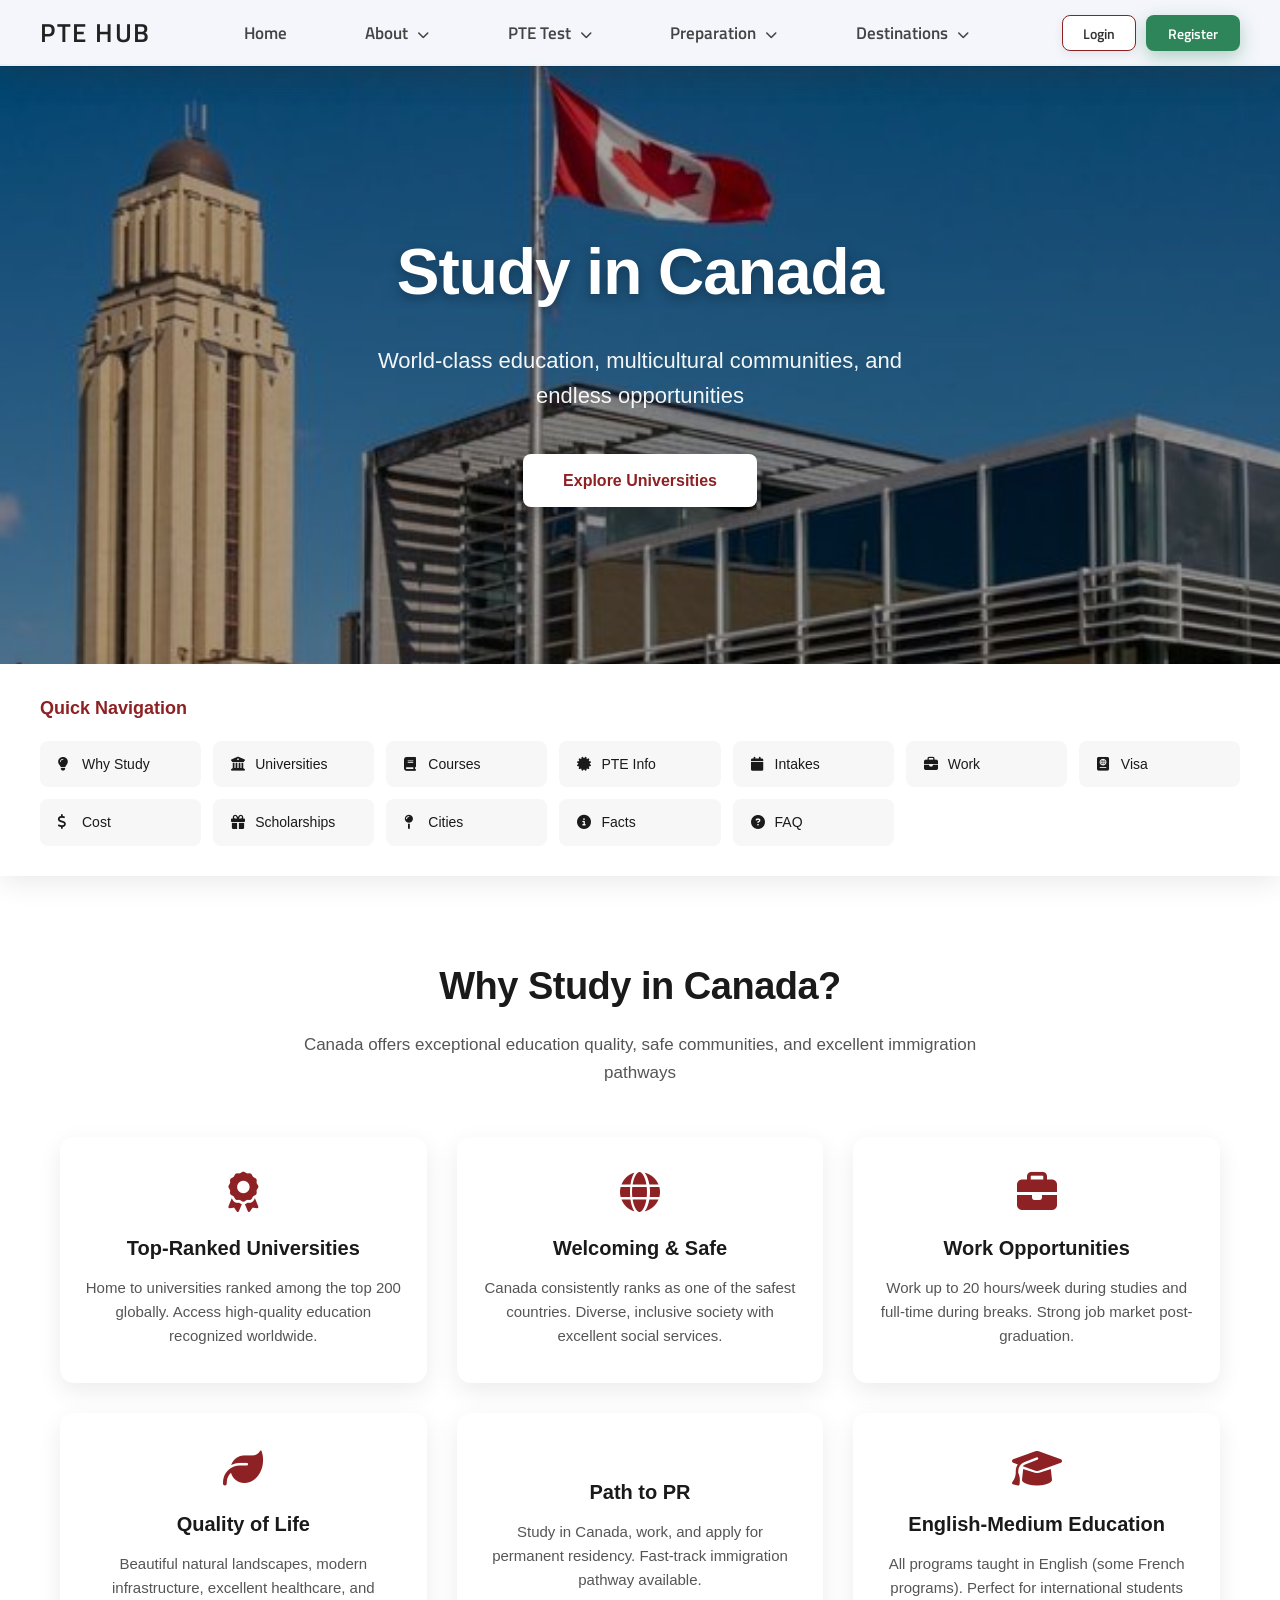
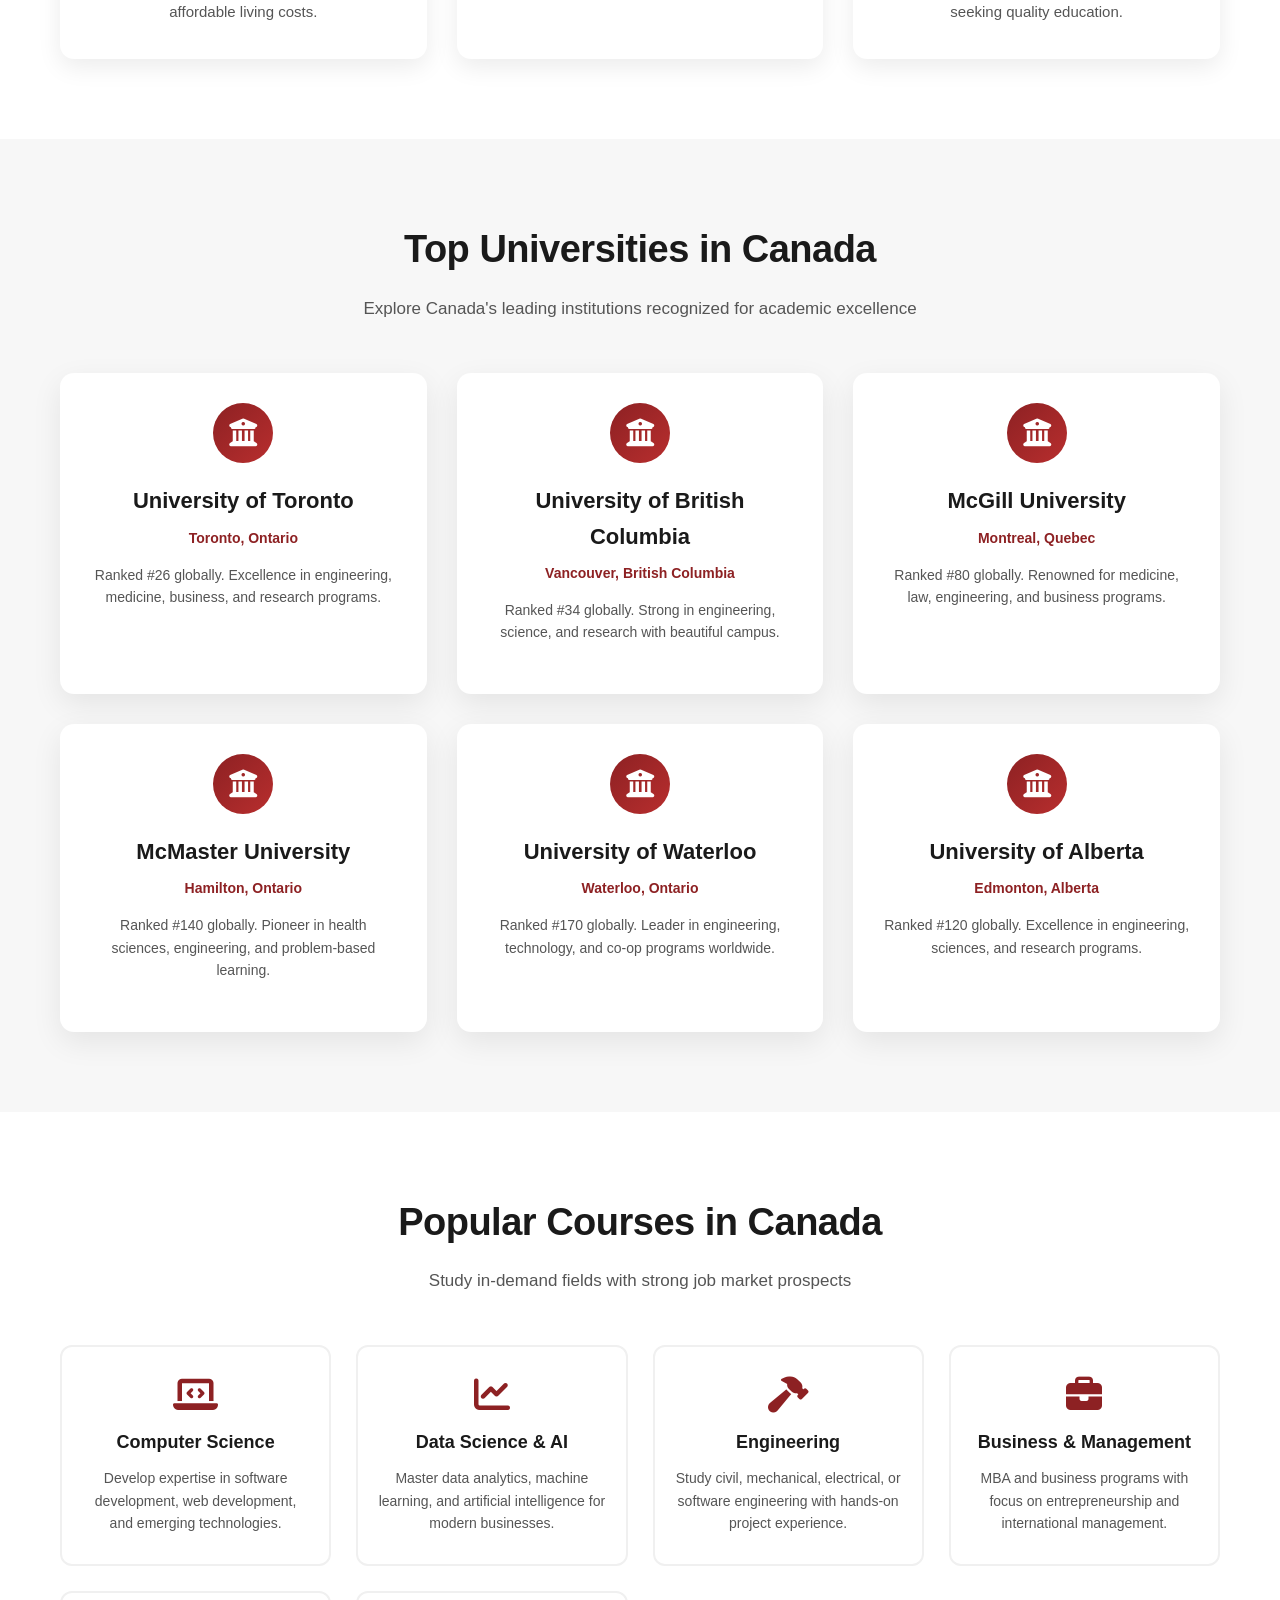
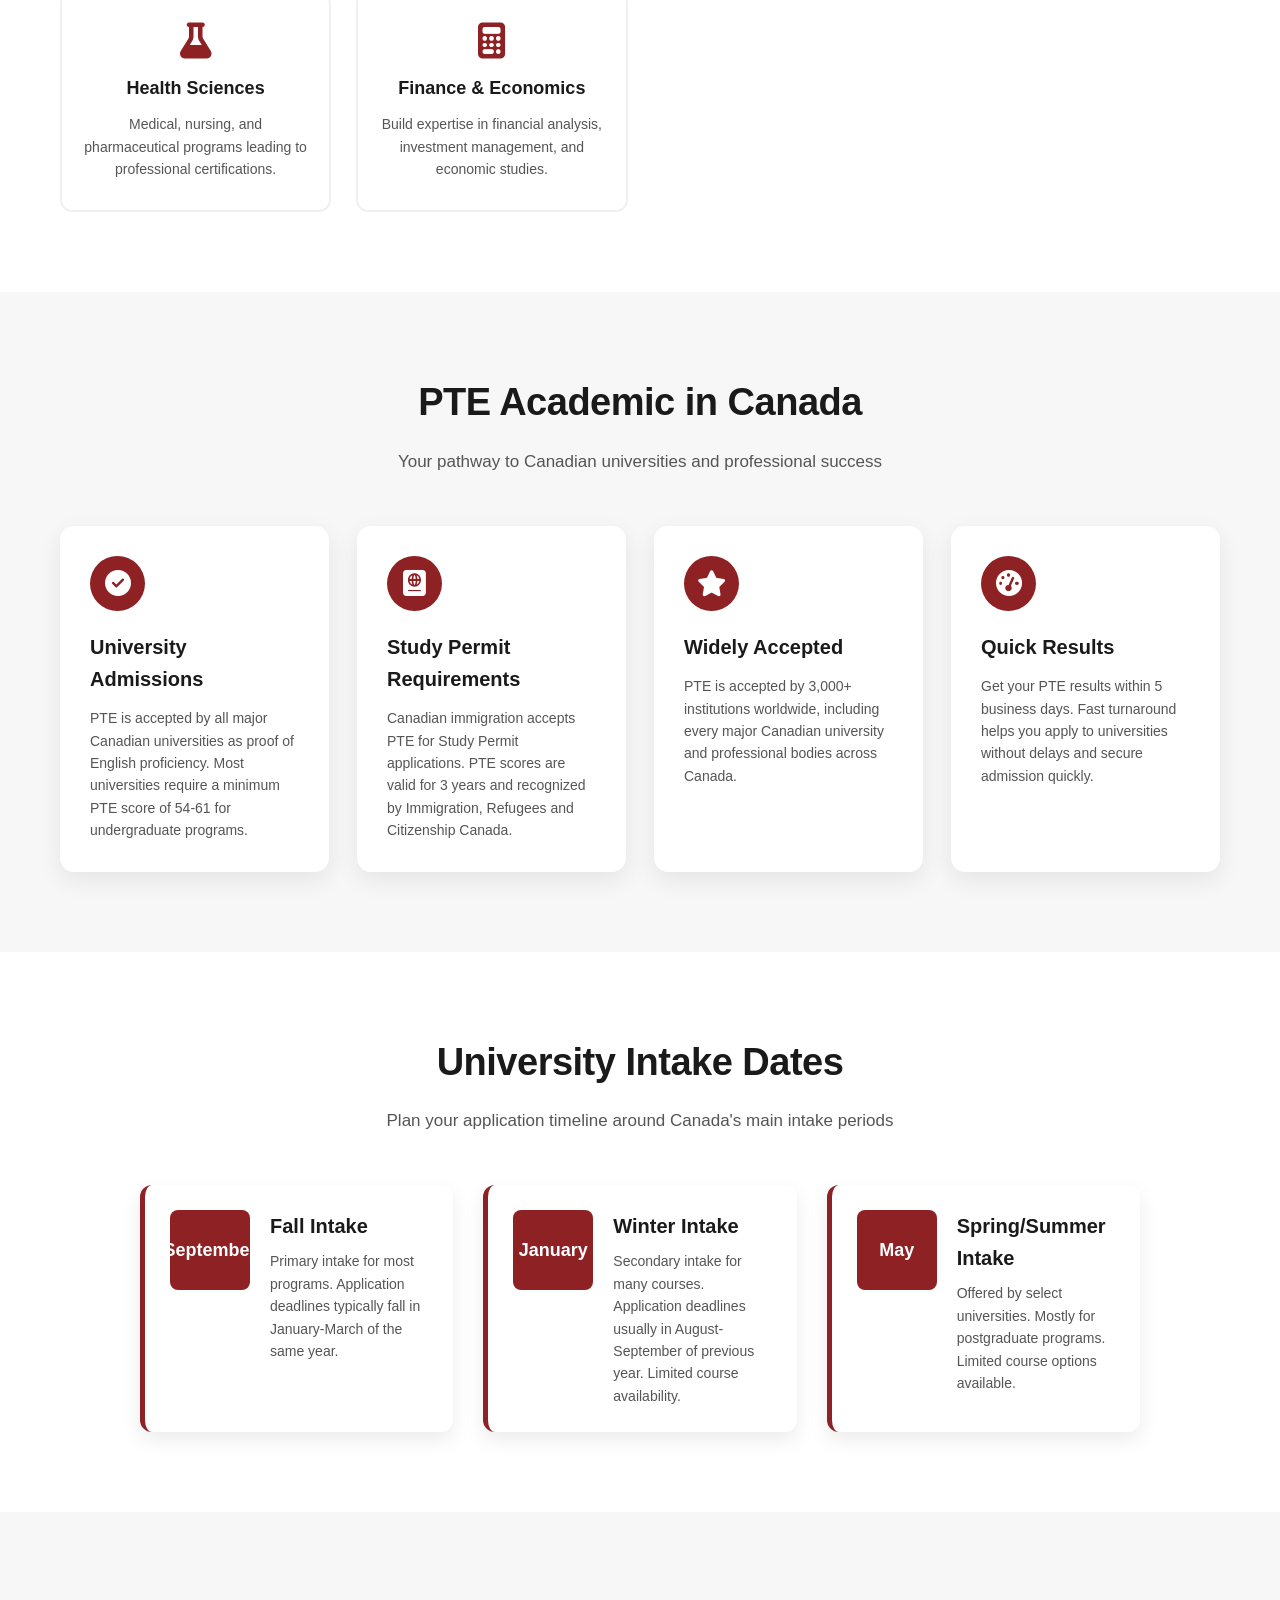
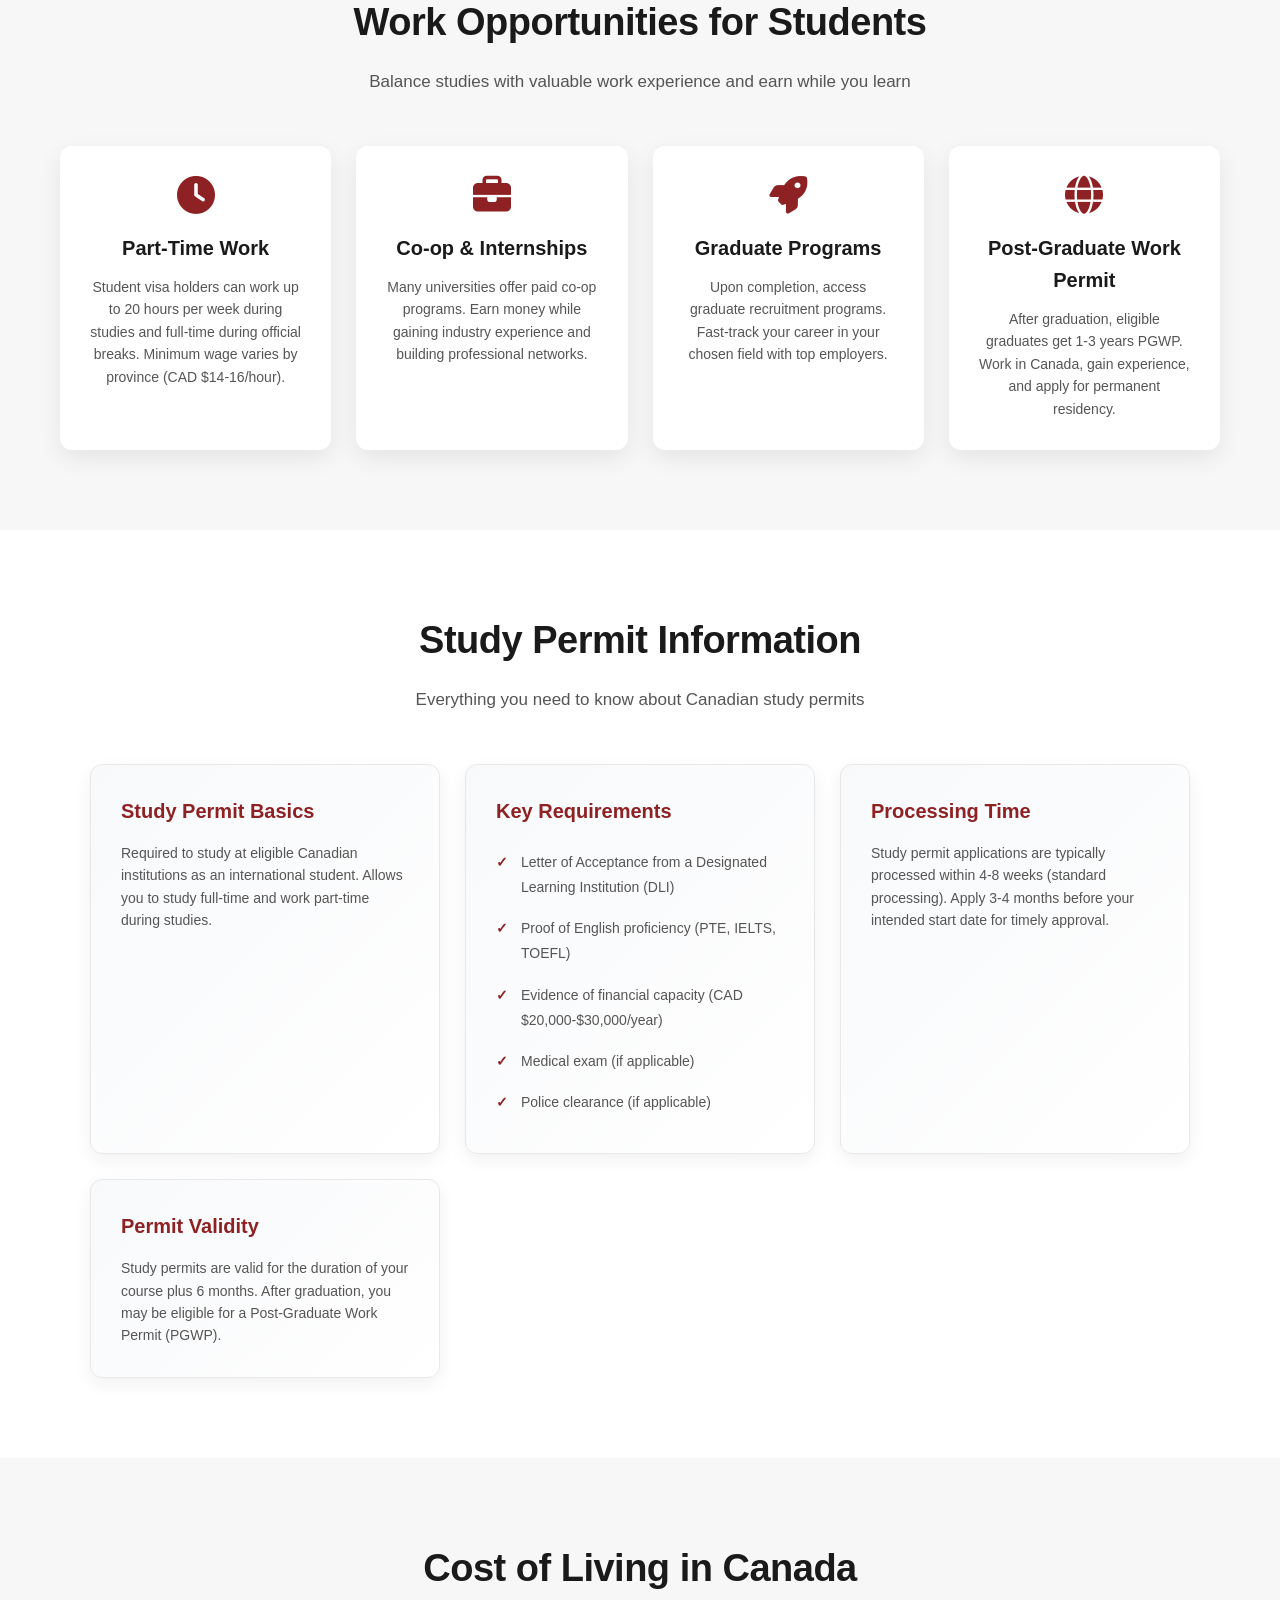
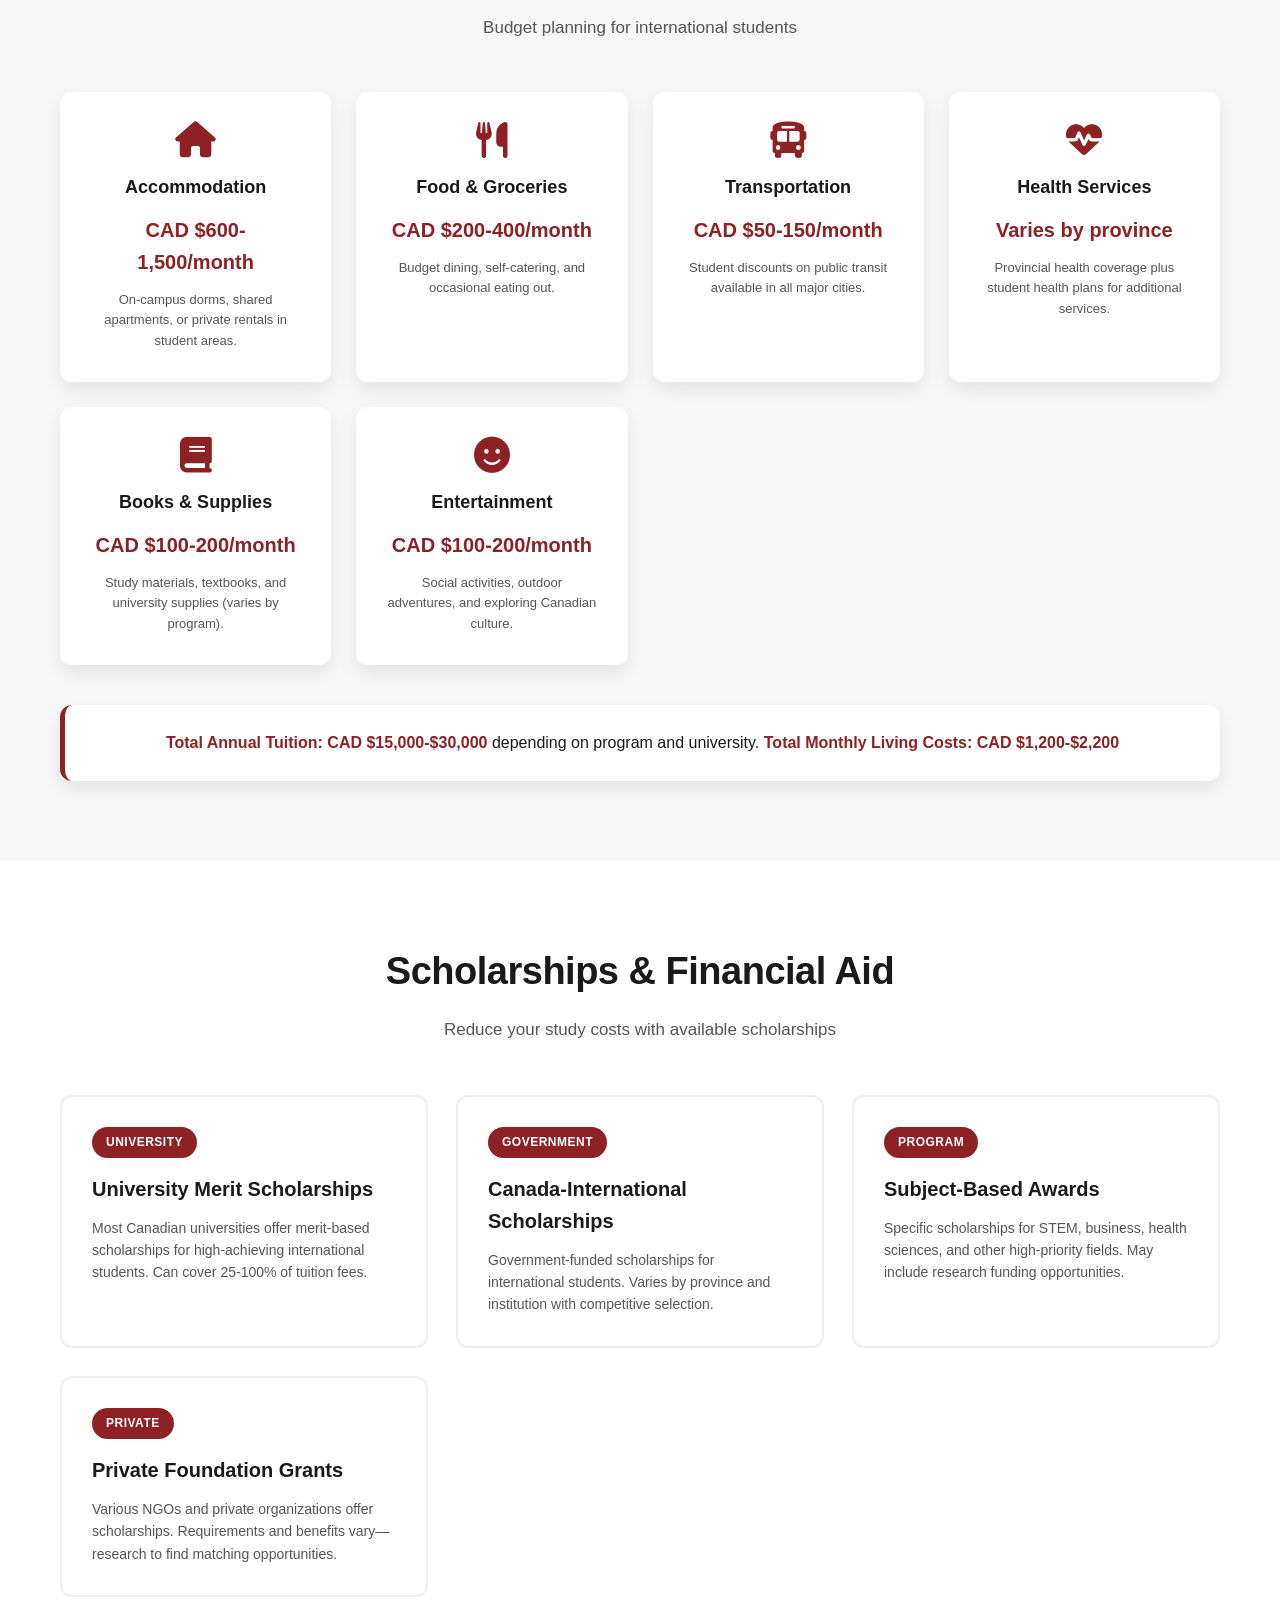
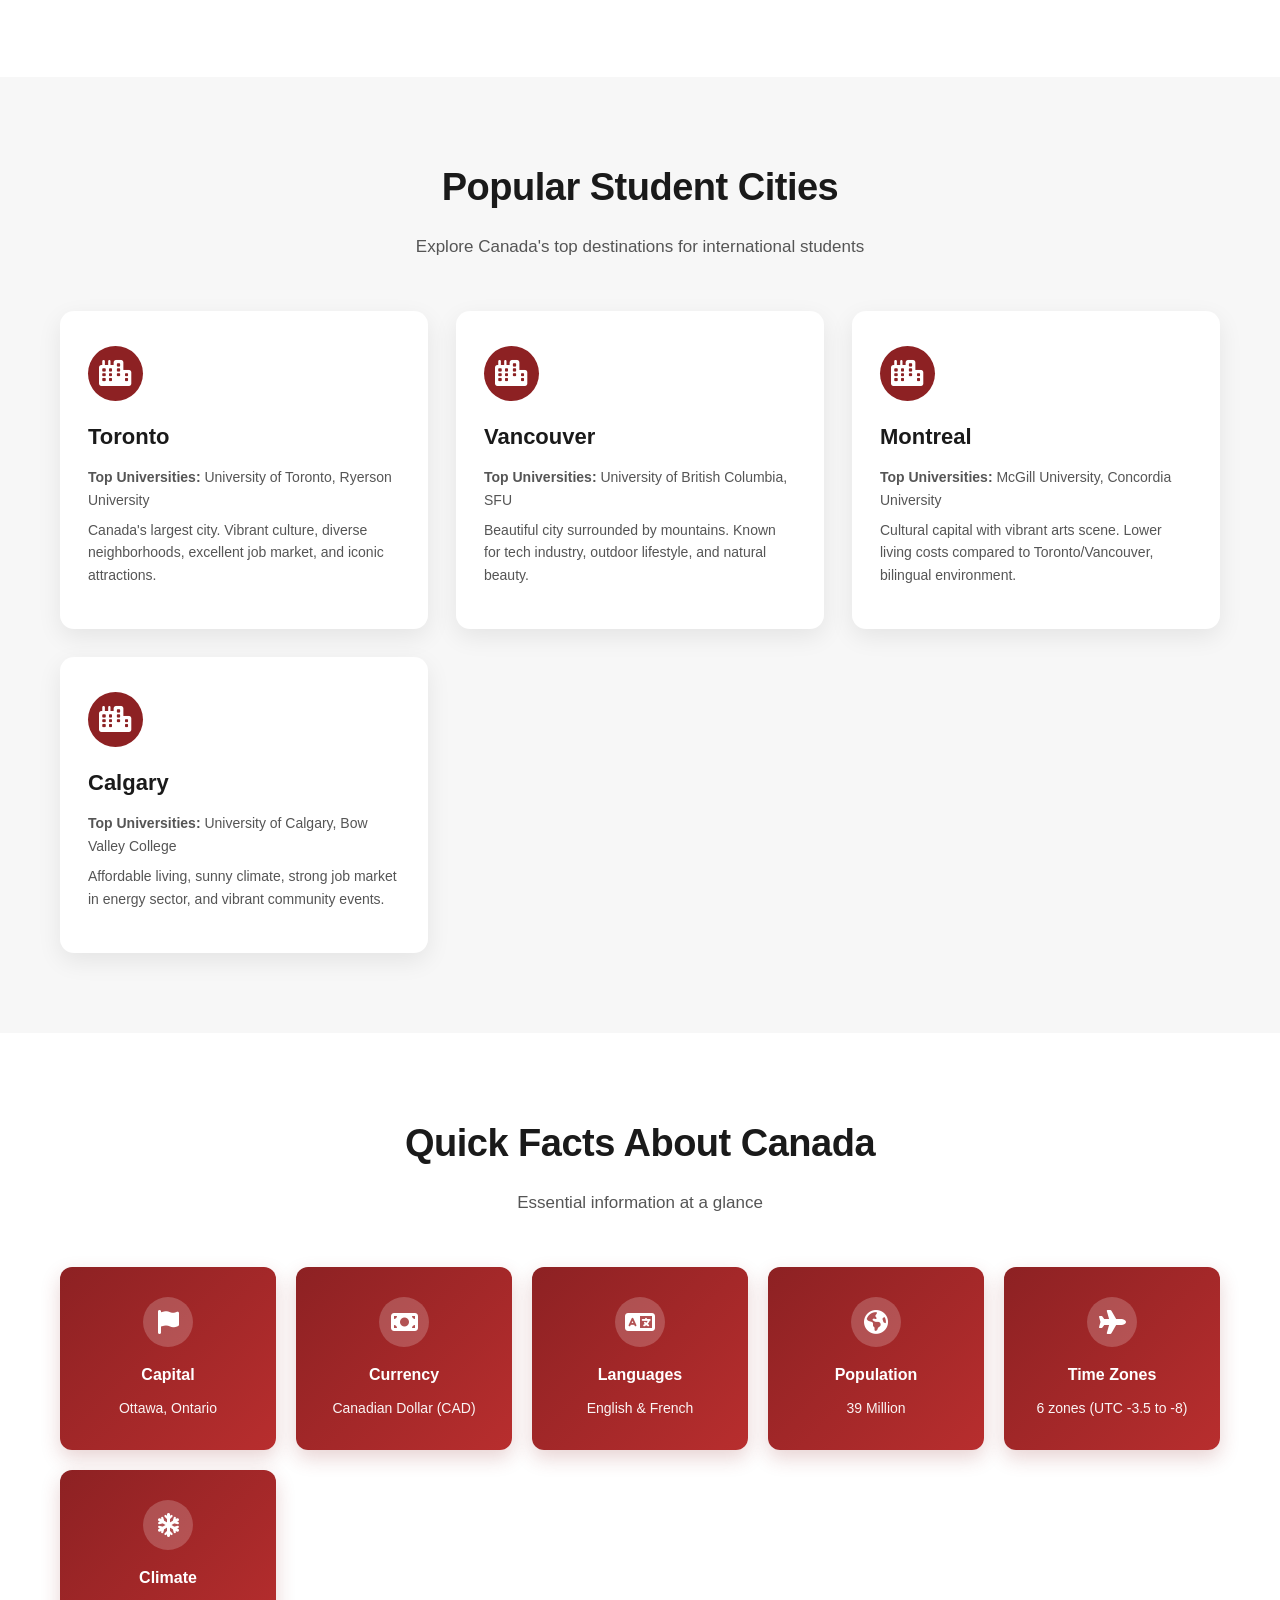
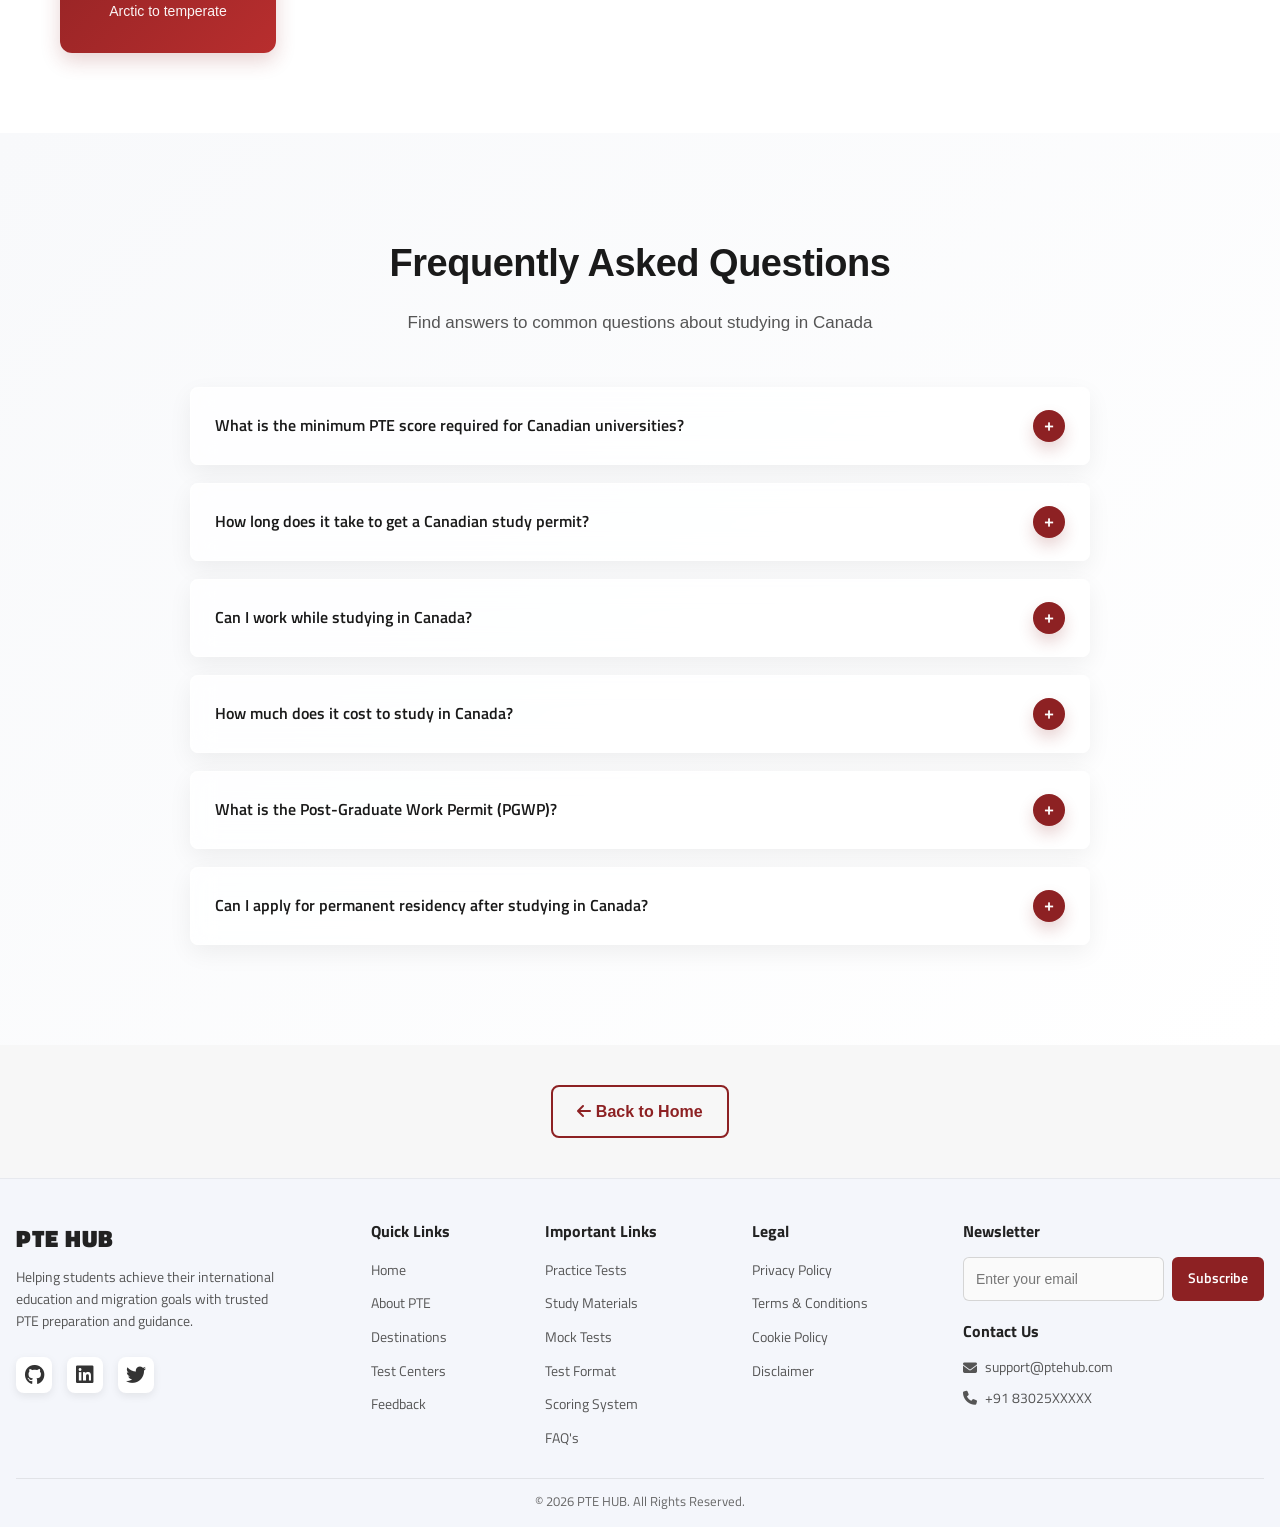
<file: pages/canada.html>
<!doctype html>
<html lang="en">
  <head>
    <meta charset="UTF-8" />
    <meta name="viewport" content="width=device-width, initial-scale=1.0" />
    <title>Study in Canada | PTE Preparation & Study Abroad</title>

    <!-- Global Styles -->
    <link rel="stylesheet" href="../styles/css/style.css" />
    <link rel="stylesheet" href="../styles/css/navbar.css" />
    <link rel="stylesheet" href="../styles/css/footer.css" />
    <link rel="stylesheet" href="../styles/css/auth-popup.css" />
    <link rel="stylesheet" href="../styles/css/theme.css" />

    <!-- Page‑specific styles -->
    <link rel="stylesheet" href="../styles/css/canada.css" />

    <!-- Font Awesome & Google Fonts -->
    <link
      rel="stylesheet"
      href="https://cdnjs.cloudflare.com/ajax/libs/font-awesome/6.4.0/css/all.min.css"
    />
    <link
      href="https://fonts.googleapis.com/css2?family=Titillium+Web:wght@300;400;600;700&display=swap"
      rel="stylesheet"
    />

    <!-- Theme initialisation-->
    <script src="../scripts/js/theme.js"></script>
  </head>
  <body>
    <!-- Navbar placeholder -->
    <header id="header">
      <div id="navbar-placeholder"></div>
    </header>

    <!-- Hero Section with Background Image -->
    <section
      class="canada-hero"
      style="background-image: url(&quot;../assets/images/canada.jpeg&quot;)"
    >
      <div class="canada-overlay">
        <div class="hero-content">
          <h1>Study in Canada</h1>
          <p>
            World-class education, multicultural communities, and endless
            opportunities
          </p>
          <a href="#universities" class="cta-button">Explore Universities</a>
        </div>
      </div>
    </section>

    <!-- Quick Navigation Menu -->
    <nav class="quick-nav">
      <div class="quick-nav-container">
        <h3 class="quick-nav-title">Quick Navigation</h3>
        <ul class="quick-nav-list">
          <li>
            <a href="#why-study"><i class="fas fa-lightbulb"></i> Why Study</a>
          </li>
          <li>
            <a href="#universities"
              ><i class="fas fa-university"></i> Universities</a
            >
          </li>
          <li>
            <a href="#courses"><i class="fas fa-book"></i> Courses</a>
          </li>
          <li>
            <a href="#pte"><i class="fas fa-certificate"></i> PTE Info</a>
          </li>
          <li>
            <a href="#intakes"><i class="fas fa-calendar"></i> Intakes</a>
          </li>
          <li>
            <a href="#work"><i class="fas fa-briefcase"></i> Work</a>
          </li>
          <li>
            <a href="#visa"><i class="fas fa-passport"></i> Visa</a>
          </li>
          <li>
            <a href="#cost"><i class="fas fa-dollar-sign"></i> Cost</a>
          </li>
          <li>
            <a href="#scholarships"><i class="fas fa-gift"></i> Scholarships</a>
          </li>
          <li>
            <a href="#cities"><i class="fas fa-map-pin"></i> Cities</a>
          </li>
          <li>
            <a href="#facts"><i class="fas fa-info-circle"></i> Facts</a>
          </li>
          <li>
            <a href="#faq"><i class="fas fa-question-circle"></i> FAQ</a>
          </li>
        </ul>
      </div>
    </nav>

    <!-- Why Study in Canada Section -->
    <section id="why-study" class="why-study">
      <div class="section-container">
        <div class="section-header">
          <h2>Why Study in Canada?</h2>
          <p>
            Canada offers exceptional education quality, safe communities, and
            excellent immigration pathways
          </p>
        </div>
        <div class="reasons-grid">
          <div class="reason-card">
            <i class="fas fa-award"></i>
            <h3>Top-Ranked Universities</h3>
            <p>
              Home to universities ranked among the top 200 globally. Access
              high-quality education recognized worldwide.
            </p>
          </div>
          <div class="reason-card">
            <i class="fas fa-globe"></i>
            <h3>Welcoming & Safe</h3>
            <p>
              Canada consistently ranks as one of the safest countries. Diverse,
              inclusive society with excellent social services.
            </p>
          </div>
          <div class="reason-card">
            <i class="fas fa-briefcase"></i>
            <h3>Work Opportunities</h3>
            <p>
              Work up to 20 hours/week during studies and full-time during
              breaks. Strong job market post-graduation.
            </p>
          </div>
          <div class="reason-card">
            <i class="fas fa-leaf"></i>
            <h3>Quality of Life</h3>
            <p>
              Beautiful natural landscapes, modern infrastructure, excellent
              healthcare, and affordable living costs.
            </p>
          </div>
          <div class="reason-card">
            <i class="fas fa-permanent-residency"></i>
            <h3>Path to PR</h3>
            <p>
              Study in Canada, work, and apply for permanent residency.
              Fast-track immigration pathway available.
            </p>
          </div>
          <div class="reason-card">
            <i class="fas fa-graduation-cap"></i>
            <h3>English-Medium Education</h3>
            <p>
              All programs taught in English (some French programs). Perfect for
              international students seeking quality education.
            </p>
          </div>
        </div>
      </div>
    </section>

    <!-- Top Universities Section -->
    <section id="universities" class="top-universities">
      <div class="section-container">
        <div class="section-header">
          <h2>Top Universities in Canada</h2>
          <p>
            Explore Canada's leading institutions recognized for academic
            excellence
          </p>
        </div>
        <div class="universities-grid">
          <div class="uni-card">
            <div class="uni-icon">
              <i class="fas fa-university"></i>
            </div>
            <h3>University of Toronto</h3>
            <p class="uni-location">Toronto, Ontario</p>
            <p class="uni-desc">
              Ranked #26 globally. Excellence in engineering, medicine,
              business, and research programs.
            </p>
          </div>
          <div class="uni-card">
            <div class="uni-icon">
              <i class="fas fa-university"></i>
            </div>
            <h3>University of British Columbia</h3>
            <p class="uni-location">Vancouver, British Columbia</p>
            <p class="uni-desc">
              Ranked #34 globally. Strong in engineering, science, and research
              with beautiful campus.
            </p>
          </div>
          <div class="uni-card">
            <div class="uni-icon">
              <i class="fas fa-university"></i>
            </div>
            <h3>McGill University</h3>
            <p class="uni-location">Montreal, Quebec</p>
            <p class="uni-desc">
              Ranked #80 globally. Renowned for medicine, law, engineering, and
              business programs.
            </p>
          </div>
          <div class="uni-card">
            <div class="uni-icon">
              <i class="fas fa-university"></i>
            </div>
            <h3>McMaster University</h3>
            <p class="uni-location">Hamilton, Ontario</p>
            <p class="uni-desc">
              Ranked #140 globally. Pioneer in health sciences, engineering, and
              problem-based learning.
            </p>
          </div>
          <div class="uni-card">
            <div class="uni-icon">
              <i class="fas fa-university"></i>
            </div>
            <h3>University of Waterloo</h3>
            <p class="uni-location">Waterloo, Ontario</p>
            <p class="uni-desc">
              Ranked #170 globally. Leader in engineering, technology, and co-op
              programs worldwide.
            </p>
          </div>
          <div class="uni-card">
            <div class="uni-icon">
              <i class="fas fa-university"></i>
            </div>
            <h3>University of Alberta</h3>
            <p class="uni-location">Edmonton, Alberta</p>
            <p class="uni-desc">
              Ranked #120 globally. Excellence in engineering, sciences, and
              research programs.
            </p>
          </div>
        </div>
      </div>
    </section>

    <!-- Popular Courses Section -->
    <section id="courses" class="popular-courses">
      <div class="section-container">
        <div class="section-header">
          <h2>Popular Courses in Canada</h2>
          <p>Study in-demand fields with strong job market prospects</p>
        </div>
        <div class="courses-grid">
          <div class="course-card">
            <i class="fas fa-laptop-code"></i>
            <h3>Computer Science</h3>
            <p>
              Develop expertise in software development, web development, and
              emerging technologies.
            </p>
          </div>
          <div class="course-card">
            <i class="fas fa-chart-line"></i>
            <h3>Data Science & AI</h3>
            <p>
              Master data analytics, machine learning, and artificial
              intelligence for modern businesses.
            </p>
          </div>
          <div class="course-card">
            <i class="fas fa-hammer"></i>
            <h3>Engineering</h3>
            <p>
              Study civil, mechanical, electrical, or software engineering with
              hands-on project experience.
            </p>
          </div>
          <div class="course-card">
            <i class="fas fa-briefcase"></i>
            <h3>Business & Management</h3>
            <p>
              MBA and business programs with focus on entrepreneurship and
              international management.
            </p>
          </div>
          <div class="course-card">
            <i class="fas fa-flask"></i>
            <h3>Health Sciences</h3>
            <p>
              Medical, nursing, and pharmaceutical programs leading to
              professional certifications.
            </p>
          </div>
          <div class="course-card">
            <i class="fas fa-calculator"></i>
            <h3>Finance & Economics</h3>
            <p>
              Build expertise in financial analysis, investment management, and
              economic studies.
            </p>
          </div>
        </div>
      </div>
    </section>

    <!-- PTE Academic in Canada Section -->
    <section id="pte" class="pte-section">
      <div class="section-container">
        <div class="section-header">
          <h2>PTE Academic in Canada</h2>
          <p>Your pathway to Canadian universities and professional success</p>
        </div>
        <div class="pte-content">
          <div class="pte-card">
            <div class="pte-icon">
              <i class="fas fa-check-circle"></i>
            </div>
            <h3>University Admissions</h3>
            <p>
              PTE is accepted by all major Canadian universities as proof of
              English proficiency. Most universities require a minimum PTE score
              of 54-61 for undergraduate programs.
            </p>
          </div>
          <div class="pte-card">
            <div class="pte-icon">
              <i class="fas fa-passport"></i>
            </div>
            <h3>Study Permit Requirements</h3>
            <p>
              Canadian immigration accepts PTE for Study Permit applications.
              PTE scores are valid for 3 years and recognized by Immigration,
              Refugees and Citizenship Canada.
            </p>
          </div>
          <div class="pte-card">
            <div class="pte-icon">
              <i class="fas fa-star"></i>
            </div>
            <h3>Widely Accepted</h3>
            <p>
              PTE is accepted by 3,000+ institutions worldwide, including every
              major Canadian university and professional bodies across Canada.
            </p>
          </div>
          <div class="pte-card">
            <div class="pte-icon">
              <i class="fas fa-tachometer-alt"></i>
            </div>
            <h3>Quick Results</h3>
            <p>
              Get your PTE results within 5 business days. Fast turnaround helps
              you apply to universities without delays and secure admission
              quickly.
            </p>
          </div>
        </div>
      </div>
    </section>

    <!-- Intakes Section -->
    <section id="intakes" class="intakes-section">
      <div class="section-container">
        <div class="section-header">
          <h2>University Intake Dates</h2>
          <p>
            Plan your application timeline around Canada's main intake periods
          </p>
        </div>
        <div class="intakes-timeline">
          <div class="intake-item">
            <div class="intake-month">September</div>
            <div class="intake-details">
              <h3>Fall Intake</h3>
              <p>
                Primary intake for most programs. Application deadlines
                typically fall in January-March of the same year.
              </p>
            </div>
          </div>
          <div class="intake-item">
            <div class="intake-month">January</div>
            <div class="intake-details">
              <h3>Winter Intake</h3>
              <p>
                Secondary intake for many courses. Application deadlines usually
                in August-September of previous year. Limited course
                availability.
              </p>
            </div>
          </div>
          <div class="intake-item">
            <div class="intake-month">May</div>
            <div class="intake-details">
              <h3>Spring/Summer Intake</h3>
              <p>
                Offered by select universities. Mostly for postgraduate
                programs. Limited course options available.
              </p>
            </div>
          </div>
        </div>
      </div>
    </section>

    <!-- Work Opportunities Section -->
    <section id="work" class="work-section">
      <div class="section-container">
        <div class="section-header">
          <h2>Work Opportunities for Students</h2>
          <p>
            Balance studies with valuable work experience and earn while you
            learn
          </p>
        </div>
        <div class="work-grid">
          <div class="work-card">
            <i class="fas fa-clock"></i>
            <h3>Part-Time Work</h3>
            <p>
              Student visa holders can work up to 20 hours per week during
              studies and full-time during official breaks. Minimum wage varies
              by province (CAD $14-16/hour).
            </p>
          </div>
          <div class="work-card">
            <i class="fas fa-briefcase"></i>
            <h3>Co-op & Internships</h3>
            <p>
              Many universities offer paid co-op programs. Earn money while
              gaining industry experience and building professional networks.
            </p>
          </div>
          <div class="work-card">
            <i class="fas fa-rocket"></i>
            <h3>Graduate Programs</h3>
            <p>
              Upon completion, access graduate recruitment programs. Fast-track
              your career in your chosen field with top employers.
            </p>
          </div>
          <div class="work-card">
            <i class="fas fa-globe"></i>
            <h3>Post-Graduate Work Permit</h3>
            <p>
              After graduation, eligible graduates get 1-3 years PGWP. Work in
              Canada, gain experience, and apply for permanent residency.
            </p>
          </div>
        </div>
      </div>
    </section>

    <!-- Study Permit Section -->
    <section id="visa" class="visa-section">
      <div class="section-container">
        <div class="section-header">
          <h2>Study Permit Information</h2>
          <p>Everything you need to know about Canadian study permits</p>
        </div>
        <div class="visa-content">
          <div class="visa-box">
            <h3>Study Permit Basics</h3>
            <p>
              Required to study at eligible Canadian institutions as an
              international student. Allows you to study full-time and work
              part-time during studies.
            </p>
          </div>
          <div class="visa-box">
            <h3>Key Requirements</h3>
            <ul>
              <li>
                Letter of Acceptance from a Designated Learning Institution
                (DLI)
              </li>
              <li>Proof of English proficiency (PTE, IELTS, TOEFL)</li>
              <li>Evidence of financial capacity (CAD $20,000-$30,000/year)</li>
              <li>Medical exam (if applicable)</li>
              <li>Police clearance (if applicable)</li>
            </ul>
          </div>
          <div class="visa-box">
            <h3>Processing Time</h3>
            <p>
              Study permit applications are typically processed within 4-8 weeks
              (standard processing). Apply 3-4 months before your intended start
              date for timely approval.
            </p>
          </div>
          <div class="visa-box">
            <h3>Permit Validity</h3>
            <p>
              Study permits are valid for the duration of your course plus 6
              months. After graduation, you may be eligible for a Post-Graduate
              Work Permit (PGWP).
            </p>
          </div>
        </div>
      </div>
    </section>

    <!-- Cost of Living Section -->
    <section id="cost" class="cost-section">
      <div class="section-container">
        <div class="section-header">
          <h2>Cost of Living in Canada</h2>
          <p>Budget planning for international students</p>
        </div>
        <div class="cost-grid">
          <div class="cost-card">
            <i class="fas fa-home"></i>
            <h3>Accommodation</h3>
            <div class="cost-amount">CAD $600-1,500/month</div>
            <p>
              On-campus dorms, shared apartments, or private rentals in student
              areas.
            </p>
          </div>
          <div class="cost-card">
            <i class="fas fa-utensils"></i>
            <h3>Food & Groceries</h3>
            <div class="cost-amount">CAD $200-400/month</div>
            <p>Budget dining, self-catering, and occasional eating out.</p>
          </div>
          <div class="cost-card">
            <i class="fas fa-bus"></i>
            <h3>Transportation</h3>
            <div class="cost-amount">CAD $50-150/month</div>
            <p>
              Student discounts on public transit available in all major cities.
            </p>
          </div>
          <div class="cost-card">
            <i class="fas fa-heartbeat"></i>
            <h3>Health Services</h3>
            <div class="cost-amount">Varies by province</div>
            <p>
              Provincial health coverage plus student health plans for
              additional services.
            </p>
          </div>
          <div class="cost-card">
            <i class="fas fa-book"></i>
            <h3>Books & Supplies</h3>
            <div class="cost-amount">CAD $100-200/month</div>
            <p>
              Study materials, textbooks, and university supplies (varies by
              program).
            </p>
          </div>
          <div class="cost-card">
            <i class="fas fa-smile"></i>
            <h3>Entertainment</h3>
            <div class="cost-amount">CAD $100-200/month</div>
            <p>
              Social activities, outdoor adventures, and exploring Canadian
              culture.
            </p>
          </div>
        </div>
        <div class="cost-summary">
          <p>
            <strong>Total Annual Tuition: CAD $15,000-$30,000</strong> depending
            on program and university.
            <strong>Total Monthly Living Costs: CAD $1,200-$2,200</strong>
          </p>
        </div>
      </div>
    </section>

    <!-- Scholarships Section -->
    <section id="scholarships" class="scholarships-section">
      <div class="section-container">
        <div class="section-header">
          <h2>Scholarships & Financial Aid</h2>
          <p>Reduce your study costs with available scholarships</p>
        </div>
        <div class="scholarships-grid">
          <div class="scholarship-card">
            <div class="scholarship-badge">University</div>
            <h3>University Merit Scholarships</h3>
            <p>
              Most Canadian universities offer merit-based scholarships for
              high-achieving international students. Can cover 25-100% of
              tuition fees.
            </p>
          </div>
          <div class="scholarship-card">
            <div class="scholarship-badge">Government</div>
            <h3>Canada-International Scholarships</h3>
            <p>
              Government-funded scholarships for international students. Varies
              by province and institution with competitive selection.
            </p>
          </div>
          <div class="scholarship-card">
            <div class="scholarship-badge">Program</div>
            <h3>Subject-Based Awards</h3>
            <p>
              Specific scholarships for STEM, business, health sciences, and
              other high-priority fields. May include research funding
              opportunities.
            </p>
          </div>
          <div class="scholarship-card">
            <div class="scholarship-badge">Private</div>
            <h3>Private Foundation Grants</h3>
            <p>
              Various NGOs and private organizations offer scholarships.
              Requirements and benefits vary—research to find matching
              opportunities.
            </p>
          </div>
        </div>
      </div>
    </section>

    <!-- Popular Cities Section -->
    <section id="cities" class="cities-section">
      <div class="section-container">
        <div class="section-header">
          <h2>Popular Student Cities</h2>
          <p>Explore Canada's top destinations for international students</p>
        </div>
        <div class="cities-grid">
          <div class="city-card">
            <div class="city-icon">
              <i class="fas fa-city"></i>
            </div>
            <h3>Toronto</h3>
            <p>
              <strong>Top Universities:</strong> University of Toronto, Ryerson
              University
            </p>
            <p>
              Canada's largest city. Vibrant culture, diverse neighborhoods,
              excellent job market, and iconic attractions.
            </p>
          </div>
          <div class="city-card">
            <div class="city-icon">
              <i class="fas fa-city"></i>
            </div>
            <h3>Vancouver</h3>
            <p>
              <strong>Top Universities:</strong> University of British Columbia,
              SFU
            </p>
            <p>
              Beautiful city surrounded by mountains. Known for tech industry,
              outdoor lifestyle, and natural beauty.
            </p>
          </div>
          <div class="city-card">
            <div class="city-icon">
              <i class="fas fa-city"></i>
            </div>
            <h3>Montreal</h3>
            <p>
              <strong>Top Universities:</strong> McGill University, Concordia
              University
            </p>
            <p>
              Cultural capital with vibrant arts scene. Lower living costs
              compared to Toronto/Vancouver, bilingual environment.
            </p>
          </div>
          <div class="city-card">
            <div class="city-icon">
              <i class="fas fa-city"></i>
            </div>
            <h3>Calgary</h3>
            <p>
              <strong>Top Universities:</strong> University of Calgary, Bow
              Valley College
            </p>
            <p>
              Affordable living, sunny climate, strong job market in energy
              sector, and vibrant community events.
            </p>
          </div>
        </div>
      </div>
    </section>

    <!-- Quick Facts Section -->
    <section id="facts" class="facts-section">
      <div class="section-container">
        <div class="section-header">
          <h2>Quick Facts About Canada</h2>
          <p>Essential information at a glance</p>
        </div>
        <div class="facts-grid">
          <div class="fact-card">
            <div class="fact-icon">
              <i class="fas fa-flag"></i>
            </div>
            <h3>Capital</h3>
            <p>Ottawa, Ontario</p>
          </div>
          <div class="fact-card">
            <div class="fact-icon">
              <i class="fas fa-money-bill"></i>
            </div>
            <h3>Currency</h3>
            <p>Canadian Dollar (CAD)</p>
          </div>
          <div class="fact-card">
            <div class="fact-icon">
              <i class="fas fa-language"></i>
            </div>
            <h3>Languages</h3>
            <p>English & French</p>
          </div>
          <div class="fact-card">
            <div class="fact-icon">
              <i class="fas fa-globe-americas"></i>
            </div>
            <h3>Population</h3>
            <p>39 Million</p>
          </div>
          <div class="fact-card">
            <div class="fact-icon">
              <i class="fas fa-plane"></i>
            </div>
            <h3>Time Zones</h3>
            <p>6 zones (UTC -3.5 to -8)</p>
          </div>
          <div class="fact-card">
            <div class="fact-icon">
              <i class="fas fa-snowflake"></i>
            </div>
            <h3>Climate</h3>
            <p>Arctic to temperate</p>
          </div>
        </div>
      </div>
    </section>

    <!-- FAQ Section -->
    <section id="faq" class="faq-section">
      <div class="section-container">
        <div class="section-header">
          <h2>Frequently Asked Questions</h2>
          <p>Find answers to common questions about studying in Canada</p>
        </div>
        <div class="faq-list">
          <div class="faq-item">
            <button class="faq-question">
              What is the minimum PTE score required for Canadian universities?
              <span>+</span>
            </button>
            <div class="faq-answer">
              <p>
                Most Canadian universities require a PTE Academic score of 54-61
                for undergraduate programs and 59-68 for postgraduate programs.
                Top universities may require higher scores (65-79). Check
                specific university requirements as they vary by institution and
                program.
              </p>
            </div>
          </div>

          <div class="faq-item">
            <button class="faq-question">
              How long does it take to get a Canadian study permit?
              <span>+</span>
            </button>
            <div class="faq-answer">
              <p>
                Canadian study permits are typically processed within 4-8 weeks
                (standard processing). However, this can vary based on your
                country. It's recommended to apply 3-4 months before your
                intended start date to allow sufficient processing time and
                potential delays.
              </p>
            </div>
          </div>

          <div class="faq-item">
            <button class="faq-question">
              Can I work while studying in Canada?
              <span>+</span>
            </button>
            <div class="faq-answer">
              <p>
                Yes! International students can work up to 20 hours per week
                during their studies and full-time during official university
                breaks. This helps offset living expenses and provides valuable
                Canadian work experience.
              </p>
            </div>
          </div>

          <div class="faq-item">
            <button class="faq-question">
              How much does it cost to study in Canada?
              <span>+</span>
            </button>
            <div class="faq-answer">
              <p>
                Tuition fees range from CAD $15,000-$30,000 per year depending
                on the university and program. Living expenses average CAD
                $1,200-$2,200 per month. Some scholarships and financial aid
                options are available to reduce costs.
              </p>
            </div>
          </div>

          <div class="faq-item">
            <button class="faq-question">
              What is the Post-Graduate Work Permit (PGWP)?
              <span>+</span>
            </button>
            <div class="faq-answer">
              <p>
                A PGWP allows graduates to work in Canada after completing their
                studies. Duration depends on program length: typically 1-3
                years. This work experience helps you transition to permanent
                residency through Canadian immigration programs.
              </p>
            </div>
          </div>

          <div class="faq-item">
            <button class="faq-question">
              Can I apply for permanent residency after studying in Canada?
              <span>+</span>
            </button>
            <div class="faq-answer">
              <p>
                Yes! International graduates are eligible to apply for permanent
                residency through various programs like the Canadian Experience
                Class (CEC) or Provincial Nominee Programs (PNP). Study in
                Canada is an excellent pathway to permanent residency.
              </p>
            </div>
          </div>
        </div>
      </div>
    </section>

    <!-- Back to Home Button -->
    <div class="back-to-home">
      <a href="../index.html" class="back-button">
        <i class="fas fa-arrow-left"></i> Back to Home
      </a>
    </div>

    <!-- Footer and popup placeholders -->
    <div id="footer-placeholder"></div>
    <div id="auth-popup-placeholder"></div>

    <!-- Scripts – order matters -->
    <script src="../scripts/js/navbar.js"></script>
    <script src="../scripts/js/footer.js"></script>
    <script src="../scripts/js/script.js"></script>
    <script src="../scripts/js/auth-popup.js"></script>

    <script>
      // FAQ Accordion
      const faqItems = document.querySelectorAll(".faq-item");
      faqItems.forEach((item) => {
        const question = item.querySelector(".faq-question");
        question.addEventListener("click", () => {
          item.classList.toggle("active");
        });
      });

      // Smooth scroll to sections
      document.querySelectorAll('a[href^="#"]').forEach((anchor) => {
        anchor.addEventListener("click", function (e) {
          e.preventDefault();
          const target = document.querySelector(this.getAttribute("href"));
          if (target) {
            target.scrollIntoView({ behavior: "smooth" });
          }
        });
      });

      // Highlight active nav item on scroll
      const quickNavLinks = document.querySelectorAll(".quick-nav-list a");
      const sections = document.querySelectorAll("section[id]");

      window.addEventListener("scroll", () => {
        let current = "";

        sections.forEach((section) => {
          const sectionTop = section.offsetTop;
          const sectionHeight = section.clientHeight;
          if (pageYOffset >= sectionTop - 200) {
            current = section.getAttribute("id");
          }
        });

        quickNavLinks.forEach((link) => {
          link.classList.remove("active");
          if (link.getAttribute("href").slice(1) === current) {
            link.classList.add("active");
          }
        });
      });
    </script>
  </body>
</html>
</file>
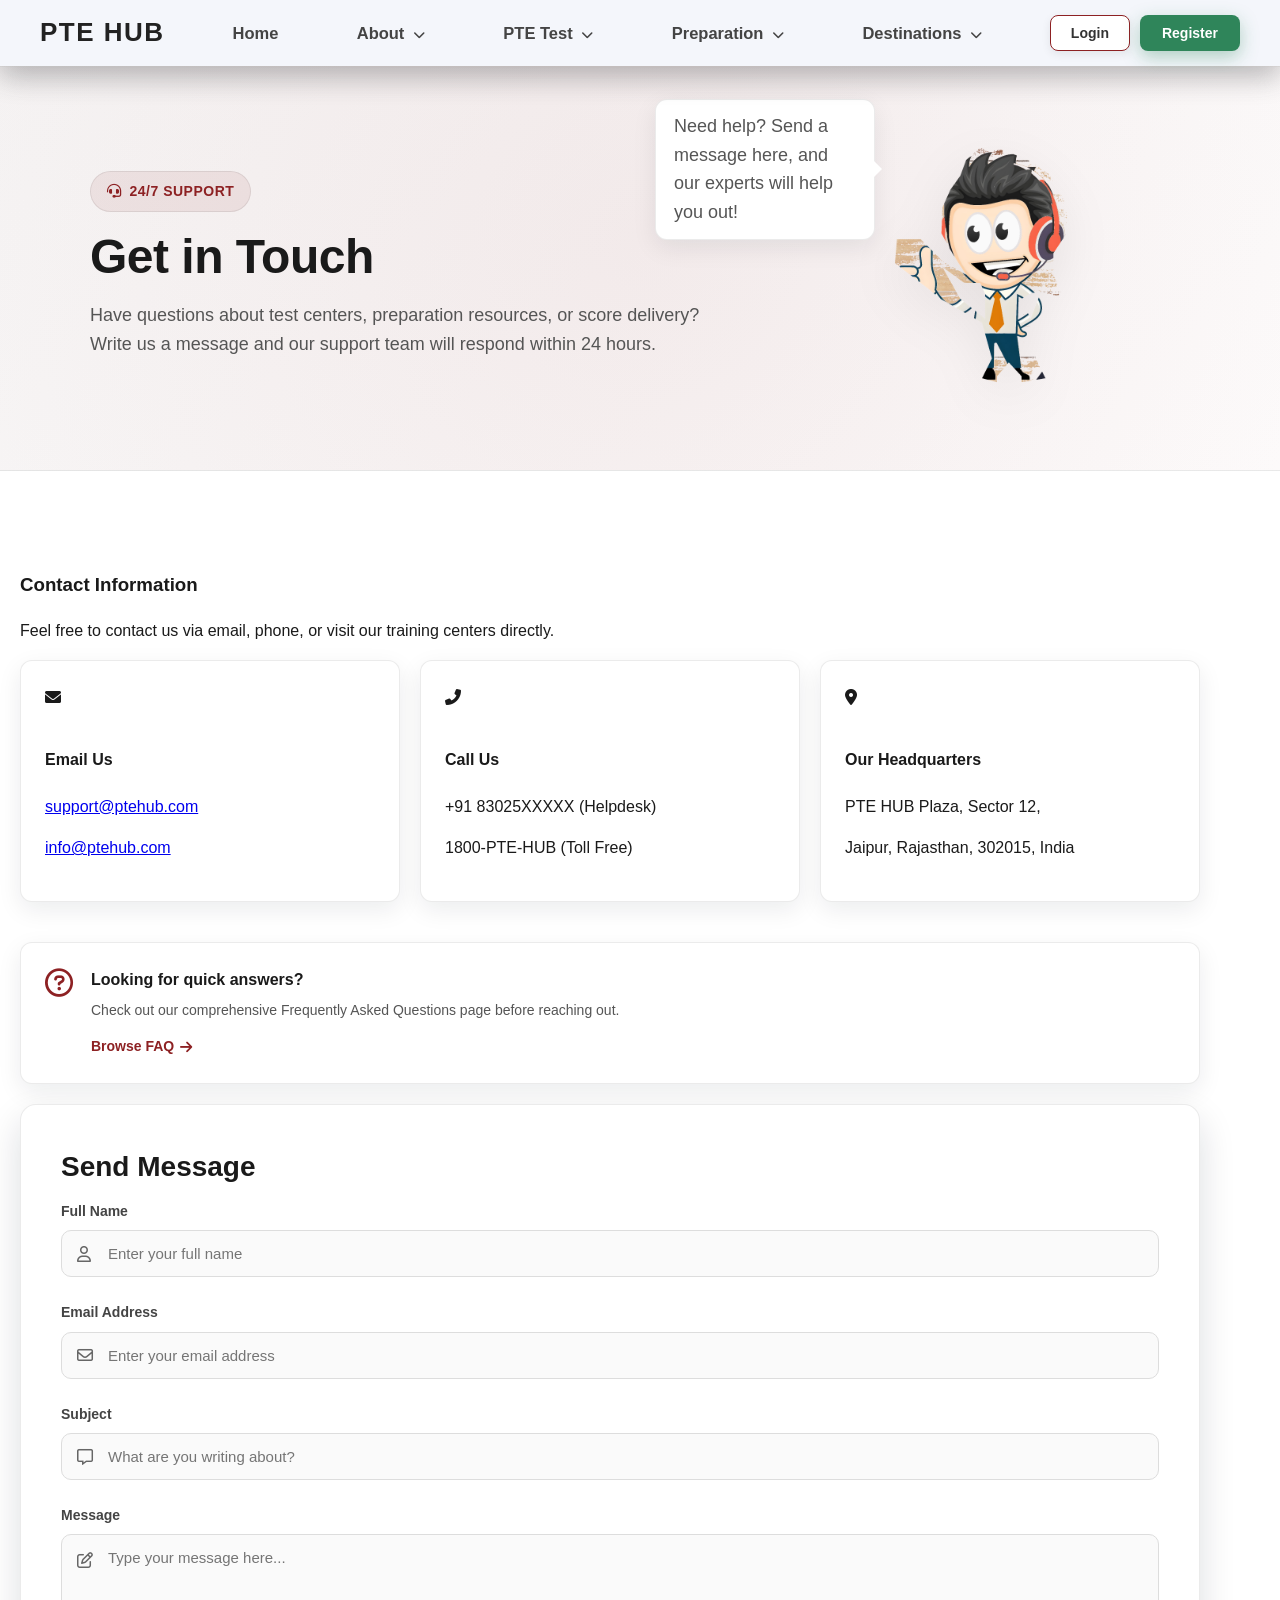
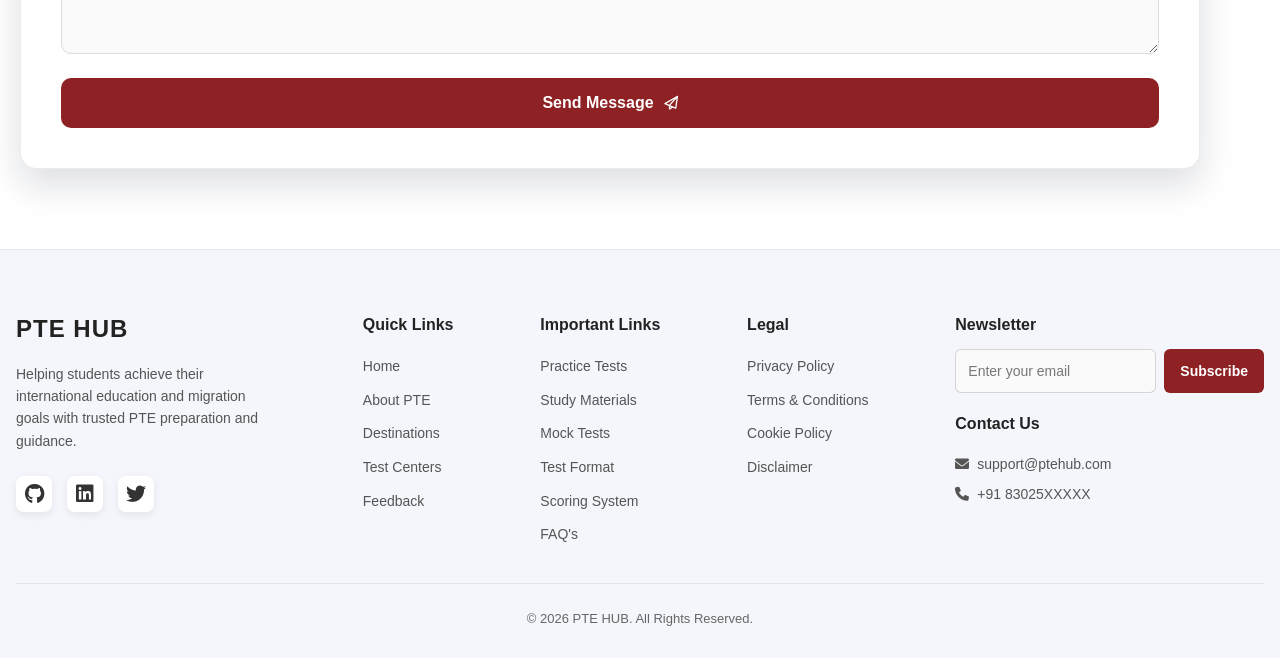
<file: pages/contact.html>
<!DOCTYPE html>
<html lang="en">
<head>
    <meta charset="UTF-8">
    <meta name="viewport" content="width=device-width, initial-scale=1.0">
    <title>Contact Us | PTE HUB</title>

    <link rel="stylesheet" href="../styles/css/style.css">
    <link rel="stylesheet" href="../styles/css/navbar.css">
    <link rel="stylesheet" href="../styles/css/footer.css">
    <link rel="stylesheet" href="../styles/css/contact.css">
    <link rel="stylesheet" href="../styles/css/auth-popup.css">
    <link rel="stylesheet" href="../styles/css/theme.css">

    <!-- Theme toggle script for dark/light mode -->
    <script src="../scripts/js/theme.js"></script>

    <link href="https://cdnjs.cloudflare.com/ajax/libs/font-awesome/6.0.0-beta3/css/all.min.css" rel="stylesheet">
</head>

<body>

    <header id="header">
        <div id="navbar-placeholder"></div>
    </header>

    <main>

        <!-- HERO -->
        <section class="contact-hero">
            <div class="hero-inner">
                <div class="hero-content">
                    <span class="hero-badge">
                        <i class="fas fa-headset"></i> 24/7 Support
                    </span>
                    <h1>Get in Touch</h1>
                    <p>
                        Have questions about test centers, preparation resources, or score delivery? Write us a message and our support team will respond within 24 hours.
                    </p>
                </div>
                <div class="hero-mascot-container">
                    <img src="../assets/images/mascot.png" alt="PTE Hub Mascot" class="hero-mascot">
                    <div class="mascot-speech">
                        <p>Need help? Send a message here, and our experts will help you out!</p>
                    </div>
                </div>
            </div>
        </section>

        <!-- CONTACT INFO & FORM SECTION -->
        <section class="contact-section">
            <div class="container">
                <div class="contact-wrapper">
                    
                    <!-- CONTACT INFO DETAILS -->
                    <div class="contact-info-column">
                        <h3>Contact Information</h3>
                        <p class="info-desc">Feel free to contact us via email, phone, or visit our training centers directly.</p>
                        
                        <div class="info-details-list">
                            <div class="info-card">
                                <div class="info-icon"><i class="fas fa-envelope"></i></div>
                                <div>
                                    <h4>Email Us</h4>
                                    <p><a href="mailto:support@ptehub.com">support@ptehub.com</a></p>
                                    <p><a href="mailto:info@ptehub.com">info@ptehub.com</a></p>
                                </div>
                            </div>

                            <div class="info-card">
                                <div class="info-icon"><i class="fas fa-phone-alt"></i></div>
                                <div>
                                    <h4>Call Us</h4>
                                    <p>+91 83025XXXXX (Helpdesk)</p>
                                    <p>1800-PTE-HUB (Toll Free)</p>
                                </div>
                            </div>

                            <div class="info-card">
                                <div class="info-icon"><i class="fas fa-map-marker-alt"></i></div>
                                <div>
                                    <h4>Our Headquarters</h4>
                                    <p>PTE HUB Plaza, Sector 12,</p>
                                    <p>Jaipur, Rajasthan, 302015, India</p>
                                </div>
                            </div>
                        </div>

                        <!-- FAQ CTA -->
                        <div class="contact-faq-cta">
                            <i class="far fa-question-circle faq-cta-icon"></i>
                            <div>
                                <h4>Looking for quick answers?</h4>
                                <p>Check out our comprehensive Frequently Asked Questions page before reaching out.</p>
                                <a href="/pages/faq.html" class="faq-cta-link">Browse FAQ <i class="fas fa-arrow-right"></i></a>
                            </div>
                        </div>
                    </div>

                    <!-- CONTACT FORM -->
                    <div class="contact-form-column">
                        <div class="contact-form-panel">
                            <h2>Send Message</h2>
                            <form id="contactForm">
                                <div class="form-group">
                                    <label for="contactName">Full Name</label>
                                    <div class="input-wrapper">
                                        <i class="far fa-user input-icon"></i>
                                        <input type="text" id="contactName" placeholder="Enter your full name" required>
                                    </div>
                                </div>

                                <div class="form-group">
                                    <label for="contactEmail">Email Address</label>
                                    <div class="input-wrapper">
                                        <i class="far fa-envelope input-icon"></i>
                                        <input type="email" id="contactEmail" placeholder="Enter your email address" required>
                                    </div>
                                </div>

                                <div class="form-group">
                                    <label for="contactSubject">Subject</label>
                                    <div class="input-wrapper">
                                        <i class="far fa-comment-alt input-icon"></i>
                                        <input type="text" id="contactSubject" placeholder="What are you writing about?" required>
                                    </div>
                                </div>

                                <div class="form-group">
                                    <label for="contactMessage">Message</label>
                                    <div class="input-wrapper align-start">
                                        <i class="far fa-edit input-icon text-area-icon"></i>
                                        <textarea id="contactMessage" rows="5" placeholder="Type your message here..." required></textarea>
                                    </div>
                                </div>

                                <button type="submit" class="submit-btn">Send Message <i class="far fa-paper-plane"></i></button>
                            </form>
                        </div>
                    </div>

                </div>
            </div>
        </section>

    </main>

    <div id="footer-placeholder"></div>
    <div id="auth-popup-placeholder"></div>

    <script src="../scripts/js/navbar.js"></script>
    <script src="../scripts/js/footer.js"></script>
    <script src="../scripts/js/script.js"></script>
    <script src="../scripts/js/auth-popup.js"></script>
    <script src="../scripts/js/theme.js"></script>

    <script>
    document.addEventListener("DOMContentLoaded", () => {
        const form = document.getElementById("contactForm");
        if(form){
            form.addEventListener("submit", (e) => {
                e.preventDefault();
                alert("Thank you! Your message has been submitted. Our support team will get back to you shortly.");
                form.reset();
            });
        }
    });
    </script>
</body>
</html>
</file>
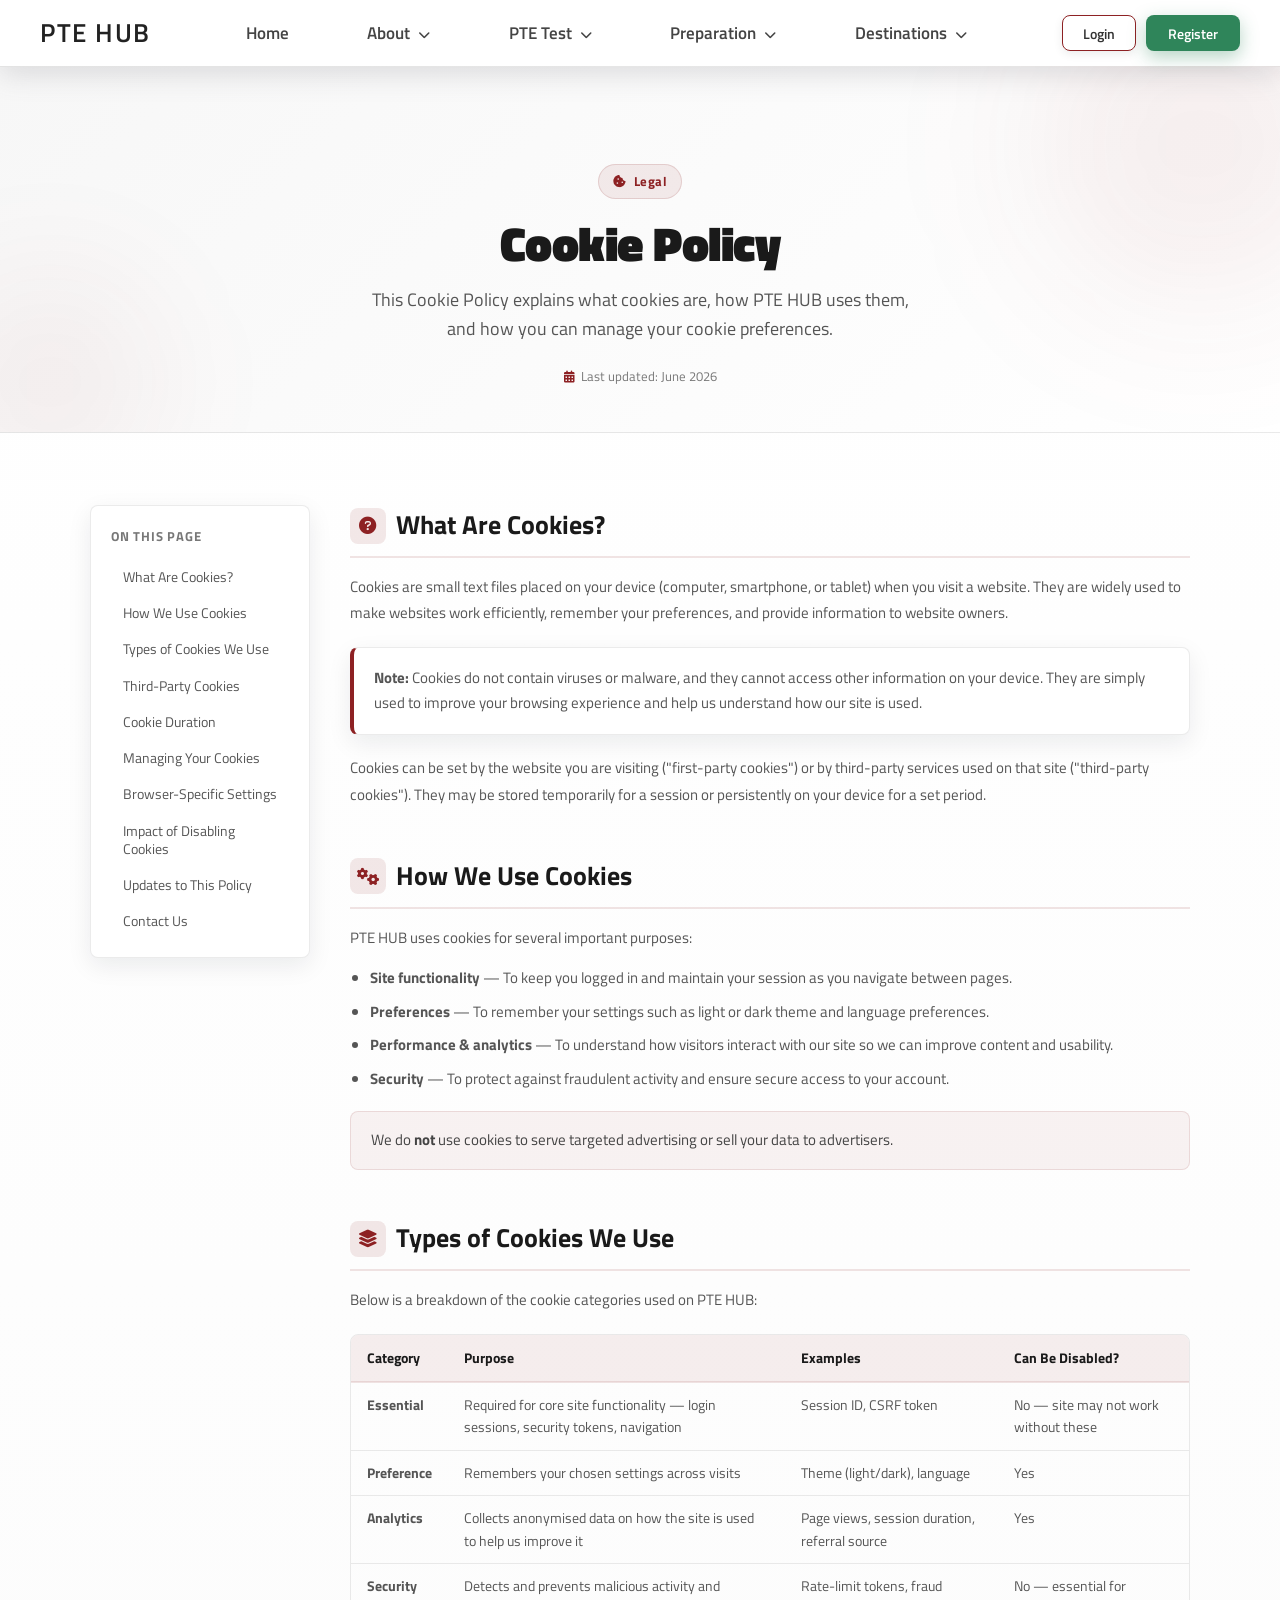
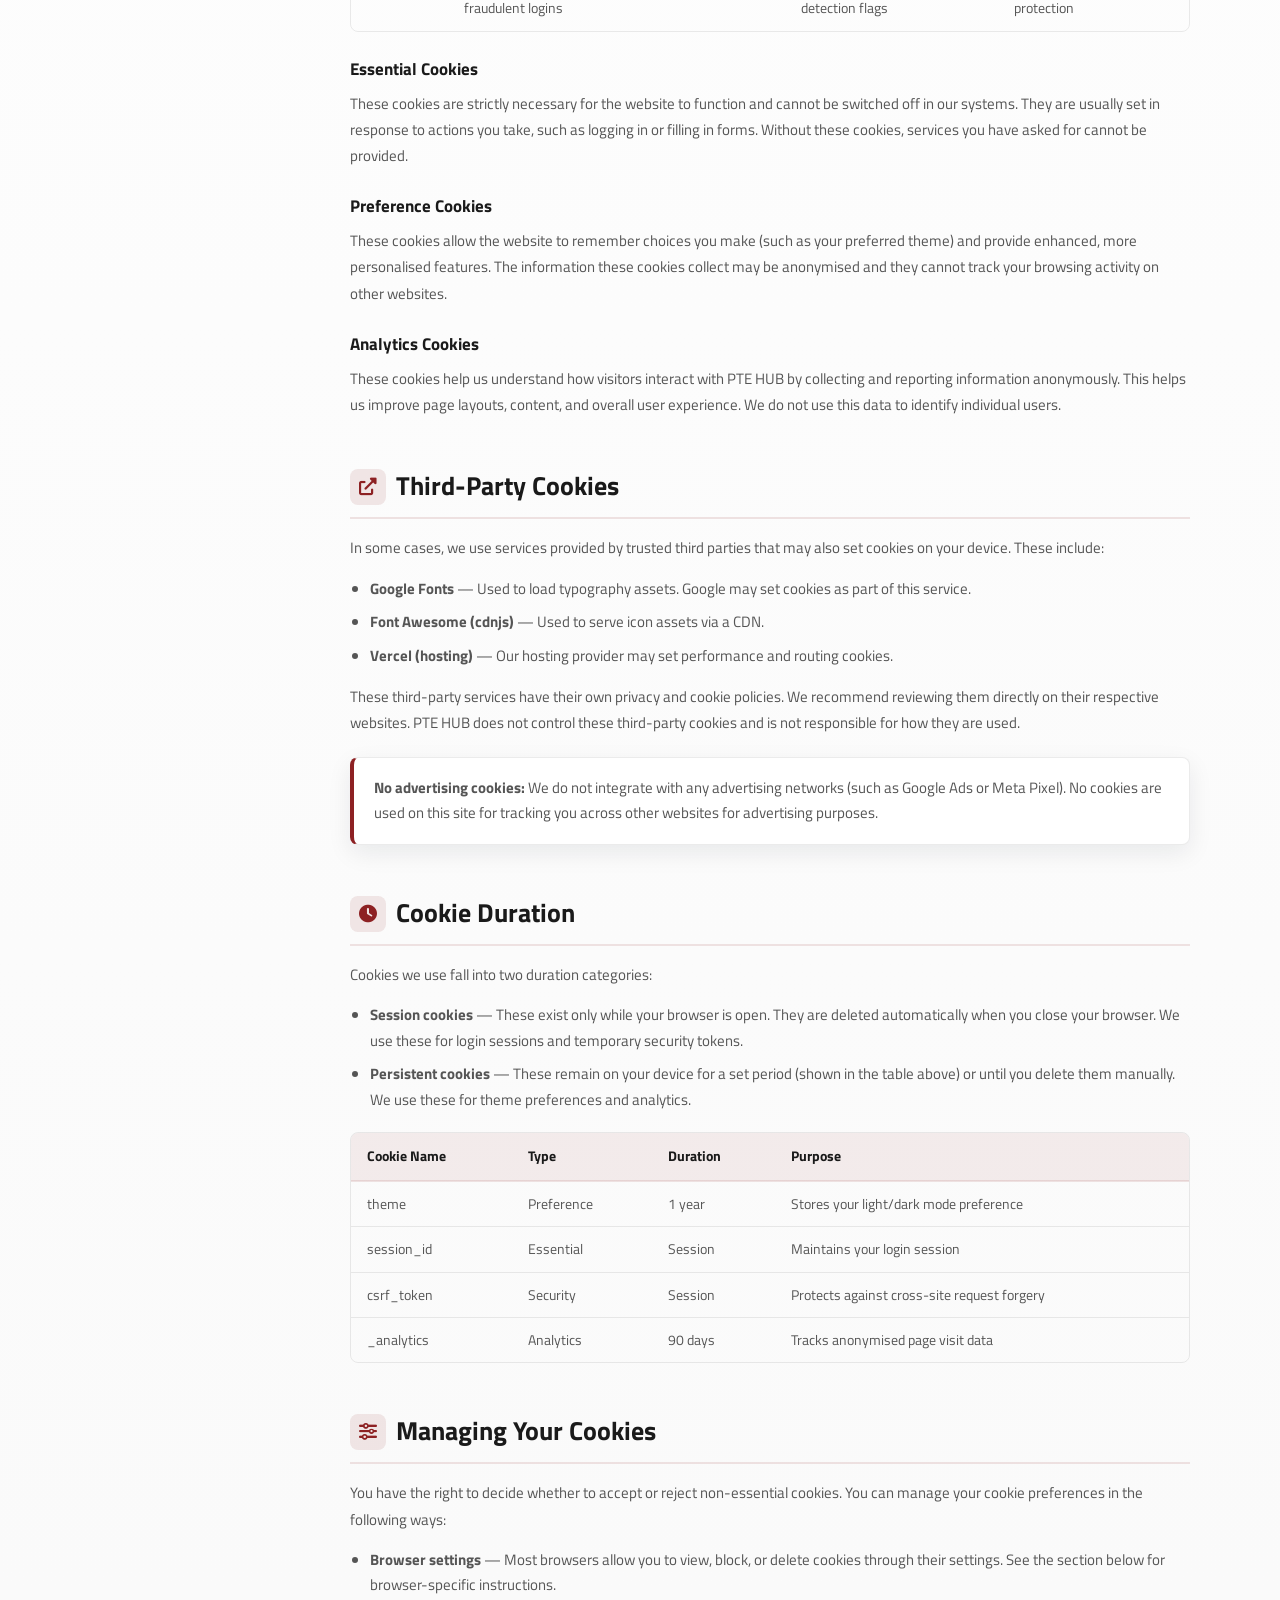
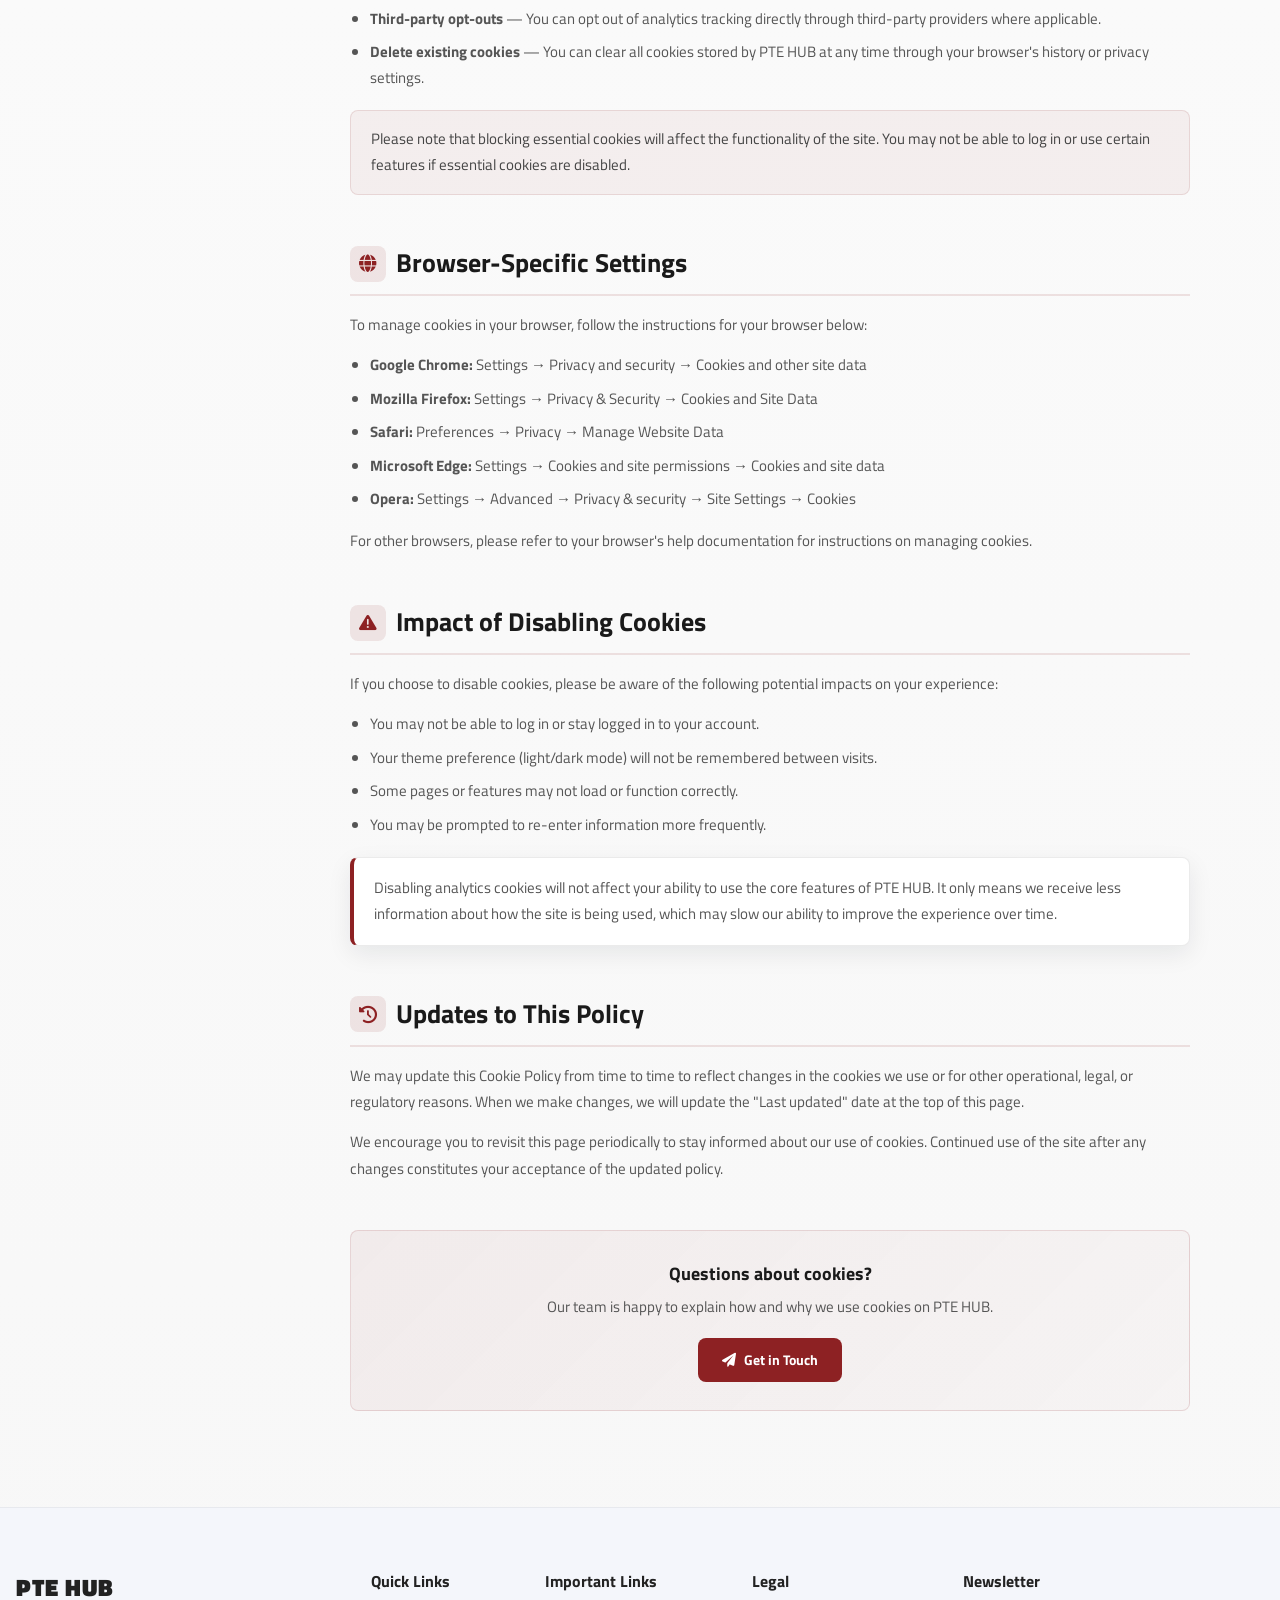
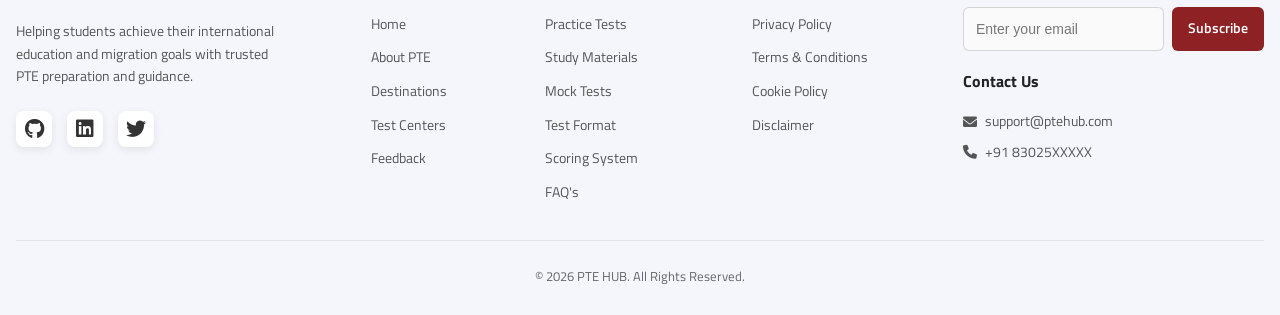
<file: pages/cookie-policy.html>
<!DOCTYPE html>
<html lang="en">
<head>
  <meta charset="UTF-8">
  <meta name="viewport" content="width=device-width, initial-scale=1.0">
  <title>Cookie Policy — PTE HUB</title>

  <link rel="preconnect" href="https://fonts.googleapis.com">
  <link rel="preconnect" href="https://fonts.gstatic.com" crossorigin>
  <link href="https://fonts.googleapis.com/css2?family=Titillium+Web:ital,wght@0,200;0,300;0,400;0,600;0,700;0,900;1,200;1,300;1,400;1,600;1,700&display=swap" rel="stylesheet">

  <link rel="stylesheet" href="../styles/css/theme.css">
  <link rel="stylesheet" href="../styles/css/style.css">
  <link rel="stylesheet" href="../styles/css/navbar.css">
  <link rel="stylesheet" href="../styles/css/footer.css">
  <link rel="stylesheet" href="../styles/css/auth-popup.css">
  <link rel="stylesheet" href="../styles/css/legal.css">

  <link href="https://cdnjs.cloudflare.com/ajax/libs/font-awesome/6.0.0-beta3/css/all.min.css" rel="stylesheet">
  <script src="../scripts/js/theme.js"></script>
</head>
<body>

  <!-- Navbar -->
  <header id="header">
    <div id="navbar-placeholder"></div>
  </header>

  <main>

    <!-- ── Hero ── -->
    <section class="legal-hero">
      <div class="legal-hero-inner">
        <div class="legal-badge">
          <i class="fas fa-cookie-bite"></i> Legal
        </div>
        <h1>Cookie Policy</h1>
        <p>This Cookie Policy explains what cookies are, how PTE HUB uses them, and how you can manage your cookie preferences.</p>
        <div class="legal-meta">
          <i class="fas fa-calendar-alt"></i>
          Last updated: June 2026
        </div>
      </div>
    </section>

    <!-- ── Content ── -->
    <div class="legal-layout">

      <!-- Sidebar TOC -->
      <aside class="legal-toc">
        <h3>On this page</h3>
        <ul>
          <li><a href="#what-are-cookies">What Are Cookies?</a></li>
          <li><a href="#how-we-use">How We Use Cookies</a></li>
          <li><a href="#types-of-cookies">Types of Cookies We Use</a></li>
          <li><a href="#third-party-cookies">Third-Party Cookies</a></li>
          <li><a href="#cookie-duration">Cookie Duration</a></li>
          <li><a href="#managing-cookies">Managing Your Cookies</a></li>
          <li><a href="#browser-settings">Browser-Specific Settings</a></li>
          <li><a href="#impact">Impact of Disabling Cookies</a></li>
          <li><a href="#updates">Updates to This Policy</a></li>
          <li><a href="#contact">Contact Us</a></li>
        </ul>
      </aside>

      <!-- Main content -->
      <article class="legal-content">

        <div class="legal-section" id="what-are-cookies">
          <h2><i class="fas fa-question-circle"></i> What Are Cookies?</h2>
          <p>Cookies are small text files placed on your device (computer, smartphone, or tablet) when you visit a website. They are widely used to make websites work efficiently, remember your preferences, and provide information to website owners.</p>
          <div class="legal-card">
            <p><strong>Note:</strong> Cookies do not contain viruses or malware, and they cannot access other information on your device. They are simply used to improve your browsing experience and help us understand how our site is used.</p>
          </div>
          <p>Cookies can be set by the website you are visiting ("first-party cookies") or by third-party services used on that site ("third-party cookies"). They may be stored temporarily for a session or persistently on your device for a set period.</p>
        </div>

        <div class="legal-section" id="how-we-use">
          <h2><i class="fas fa-cogs"></i> How We Use Cookies</h2>
          <p>PTE HUB uses cookies for several important purposes:</p>
          <ul>
            <li><strong>Site functionality</strong> — To keep you logged in and maintain your session as you navigate between pages.</li>
            <li><strong>Preferences</strong> — To remember your settings such as light or dark theme and language preferences.</li>
            <li><strong>Performance &amp; analytics</strong> — To understand how visitors interact with our site so we can improve content and usability.</li>
            <li><strong>Security</strong> — To protect against fraudulent activity and ensure secure access to your account.</li>
          </ul>
          <div class="legal-highlight">
            <p>We do <strong>not</strong> use cookies to serve targeted advertising or sell your data to advertisers.</p>
          </div>
        </div>

        <div class="legal-section" id="types-of-cookies">
          <h2><i class="fas fa-layer-group"></i> Types of Cookies We Use</h2>
          <p>Below is a breakdown of the cookie categories used on PTE HUB:</p>

          <div class="legal-table-wrap">
            <table class="legal-table">
              <thead>
                <tr>
                  <th>Category</th>
                  <th>Purpose</th>
                  <th>Examples</th>
                  <th>Can Be Disabled?</th>
                </tr>
              </thead>
              <tbody>
                <tr>
                  <td><strong>Essential</strong></td>
                  <td>Required for core site functionality — login sessions, security tokens, navigation</td>
                  <td>Session ID, CSRF token</td>
                  <td>No — site may not work without these</td>
                </tr>
                <tr>
                  <td><strong>Preference</strong></td>
                  <td>Remembers your chosen settings across visits</td>
                  <td>Theme (light/dark), language</td>
                  <td>Yes</td>
                </tr>
                <tr>
                  <td><strong>Analytics</strong></td>
                  <td>Collects anonymised data on how the site is used to help us improve it</td>
                  <td>Page views, session duration, referral source</td>
                  <td>Yes</td>
                </tr>
                <tr>
                  <td><strong>Security</strong></td>
                  <td>Detects and prevents malicious activity and fraudulent logins</td>
                  <td>Rate-limit tokens, fraud detection flags</td>
                  <td>No — essential for protection</td>
                </tr>
              </tbody>
            </table>
          </div>

          <h3>Essential Cookies</h3>
          <p>These cookies are strictly necessary for the website to function and cannot be switched off in our systems. They are usually set in response to actions you take, such as logging in or filling in forms. Without these cookies, services you have asked for cannot be provided.</p>

          <h3>Preference Cookies</h3>
          <p>These cookies allow the website to remember choices you make (such as your preferred theme) and provide enhanced, more personalised features. The information these cookies collect may be anonymised and they cannot track your browsing activity on other websites.</p>

          <h3>Analytics Cookies</h3>
          <p>These cookies help us understand how visitors interact with PTE HUB by collecting and reporting information anonymously. This helps us improve page layouts, content, and overall user experience. We do not use this data to identify individual users.</p>
        </div>

        <div class="legal-section" id="third-party-cookies">
          <h2><i class="fas fa-external-link-alt"></i> Third-Party Cookies</h2>
          <p>In some cases, we use services provided by trusted third parties that may also set cookies on your device. These include:</p>
          <ul>
            <li><strong>Google Fonts</strong> — Used to load typography assets. Google may set cookies as part of this service.</li>
            <li><strong>Font Awesome (cdnjs)</strong> — Used to serve icon assets via a CDN.</li>
            <li><strong>Vercel (hosting)</strong> — Our hosting provider may set performance and routing cookies.</li>
          </ul>
          <p>These third-party services have their own privacy and cookie policies. We recommend reviewing them directly on their respective websites. PTE HUB does not control these third-party cookies and is not responsible for how they are used.</p>
          <div class="legal-card">
            <p><strong>No advertising cookies:</strong> We do not integrate with any advertising networks (such as Google Ads or Meta Pixel). No cookies are used on this site for tracking you across other websites for advertising purposes.</p>
          </div>
        </div>

        <div class="legal-section" id="cookie-duration">
          <h2><i class="fas fa-clock"></i> Cookie Duration</h2>
          <p>Cookies we use fall into two duration categories:</p>
          <ul>
            <li><strong>Session cookies</strong> — These exist only while your browser is open. They are deleted automatically when you close your browser. We use these for login sessions and temporary security tokens.</li>
            <li><strong>Persistent cookies</strong> — These remain on your device for a set period (shown in the table above) or until you delete them manually. We use these for theme preferences and analytics.</li>
          </ul>

          <div class="legal-table-wrap">
            <table class="legal-table">
              <thead>
                <tr>
                  <th>Cookie Name</th>
                  <th>Type</th>
                  <th>Duration</th>
                  <th>Purpose</th>
                </tr>
              </thead>
              <tbody>
                <tr>
                  <td>theme</td>
                  <td>Preference</td>
                  <td>1 year</td>
                  <td>Stores your light/dark mode preference</td>
                </tr>
                <tr>
                  <td>session_id</td>
                  <td>Essential</td>
                  <td>Session</td>
                  <td>Maintains your login session</td>
                </tr>
                <tr>
                  <td>csrf_token</td>
                  <td>Security</td>
                  <td>Session</td>
                  <td>Protects against cross-site request forgery</td>
                </tr>
                <tr>
                  <td>_analytics</td>
                  <td>Analytics</td>
                  <td>90 days</td>
                  <td>Tracks anonymised page visit data</td>
                </tr>
              </tbody>
            </table>
          </div>
        </div>

        <div class="legal-section" id="managing-cookies">
          <h2><i class="fas fa-sliders-h"></i> Managing Your Cookies</h2>
          <p>You have the right to decide whether to accept or reject non-essential cookies. You can manage your cookie preferences in the following ways:</p>
          <ul>
            <li><strong>Browser settings</strong> — Most browsers allow you to view, block, or delete cookies through their settings. See the section below for browser-specific instructions.</li>
            <li><strong>Third-party opt-outs</strong> — You can opt out of analytics tracking directly through third-party providers where applicable.</li>
            <li><strong>Delete existing cookies</strong> — You can clear all cookies stored by PTE HUB at any time through your browser's history or privacy settings.</li>
          </ul>
          <div class="legal-highlight">
            <p>Please note that blocking essential cookies will affect the functionality of the site. You may not be able to log in or use certain features if essential cookies are disabled.</p>
          </div>
        </div>

        <div class="legal-section" id="browser-settings">
          <h2><i class="fas fa-globe"></i> Browser-Specific Settings</h2>
          <p>To manage cookies in your browser, follow the instructions for your browser below:</p>
          <ul>
            <li><strong>Google Chrome:</strong> Settings → Privacy and security → Cookies and other site data</li>
            <li><strong>Mozilla Firefox:</strong> Settings → Privacy &amp; Security → Cookies and Site Data</li>
            <li><strong>Safari:</strong> Preferences → Privacy → Manage Website Data</li>
            <li><strong>Microsoft Edge:</strong> Settings → Cookies and site permissions → Cookies and site data</li>
            <li><strong>Opera:</strong> Settings → Advanced → Privacy &amp; security → Site Settings → Cookies</li>
          </ul>
          <p>For other browsers, please refer to your browser's help documentation for instructions on managing cookies.</p>
        </div>

        <div class="legal-section" id="impact">
          <h2><i class="fas fa-exclamation-triangle"></i> Impact of Disabling Cookies</h2>
          <p>If you choose to disable cookies, please be aware of the following potential impacts on your experience:</p>
          <ul>
            <li>You may not be able to log in or stay logged in to your account.</li>
            <li>Your theme preference (light/dark mode) will not be remembered between visits.</li>
            <li>Some pages or features may not load or function correctly.</li>
            <li>You may be prompted to re-enter information more frequently.</li>
          </ul>
          <div class="legal-card">
            <p>Disabling analytics cookies will not affect your ability to use the core features of PTE HUB. It only means we receive less information about how the site is being used, which may slow our ability to improve the experience over time.</p>
          </div>
        </div>

        <div class="legal-section" id="updates">
          <h2><i class="fas fa-history"></i> Updates to This Policy</h2>
          <p>We may update this Cookie Policy from time to time to reflect changes in the cookies we use or for other operational, legal, or regulatory reasons. When we make changes, we will update the "Last updated" date at the top of this page.</p>
          <p>We encourage you to revisit this page periodically to stay informed about our use of cookies. Continued use of the site after any changes constitutes your acceptance of the updated policy.</p>
        </div>

        <div class="legal-contact-box">
          <h3>Questions about cookies?</h3>
          <p>Our team is happy to explain how and why we use cookies on PTE HUB.</p>
          <a href="./contact.html" class="legal-btn">
            <i class="fas fa-paper-plane"></i> Get in Touch
          </a>
        </div>

      </article>
    </div>

  </main>

  <div id="footer-placeholder"></div>
  <div id="auth-popup-placeholder"></div>

  <script src="../scripts/js/navbar.js"></script>
  <script src="../scripts/js/footer.js"></script>
  <script src="../scripts/js/script.js"></script>
  <script src="../scripts/js/auth-popup.js"></script>

  <script>
    const sections = document.querySelectorAll('.legal-section');
    const tocLinks = document.querySelectorAll('.legal-toc a');
    const observer = new IntersectionObserver(entries => {
      entries.forEach(entry => {
        if (entry.isIntersecting) {
          tocLinks.forEach(l => l.classList.remove('active'));
          const active = document.querySelector(`.legal-toc a[href="#${entry.target.id}"]`);
          if (active) active.classList.add('active');
        }
      });
    }, { rootMargin: '-20% 0px -70% 0px' });
    sections.forEach(s => observer.observe(s));
  </script>

  <button id="scrollTopBtn" title="Back to top"><i class="fas fa-arrow-up"></i></button>
</body>
</html>
</file>
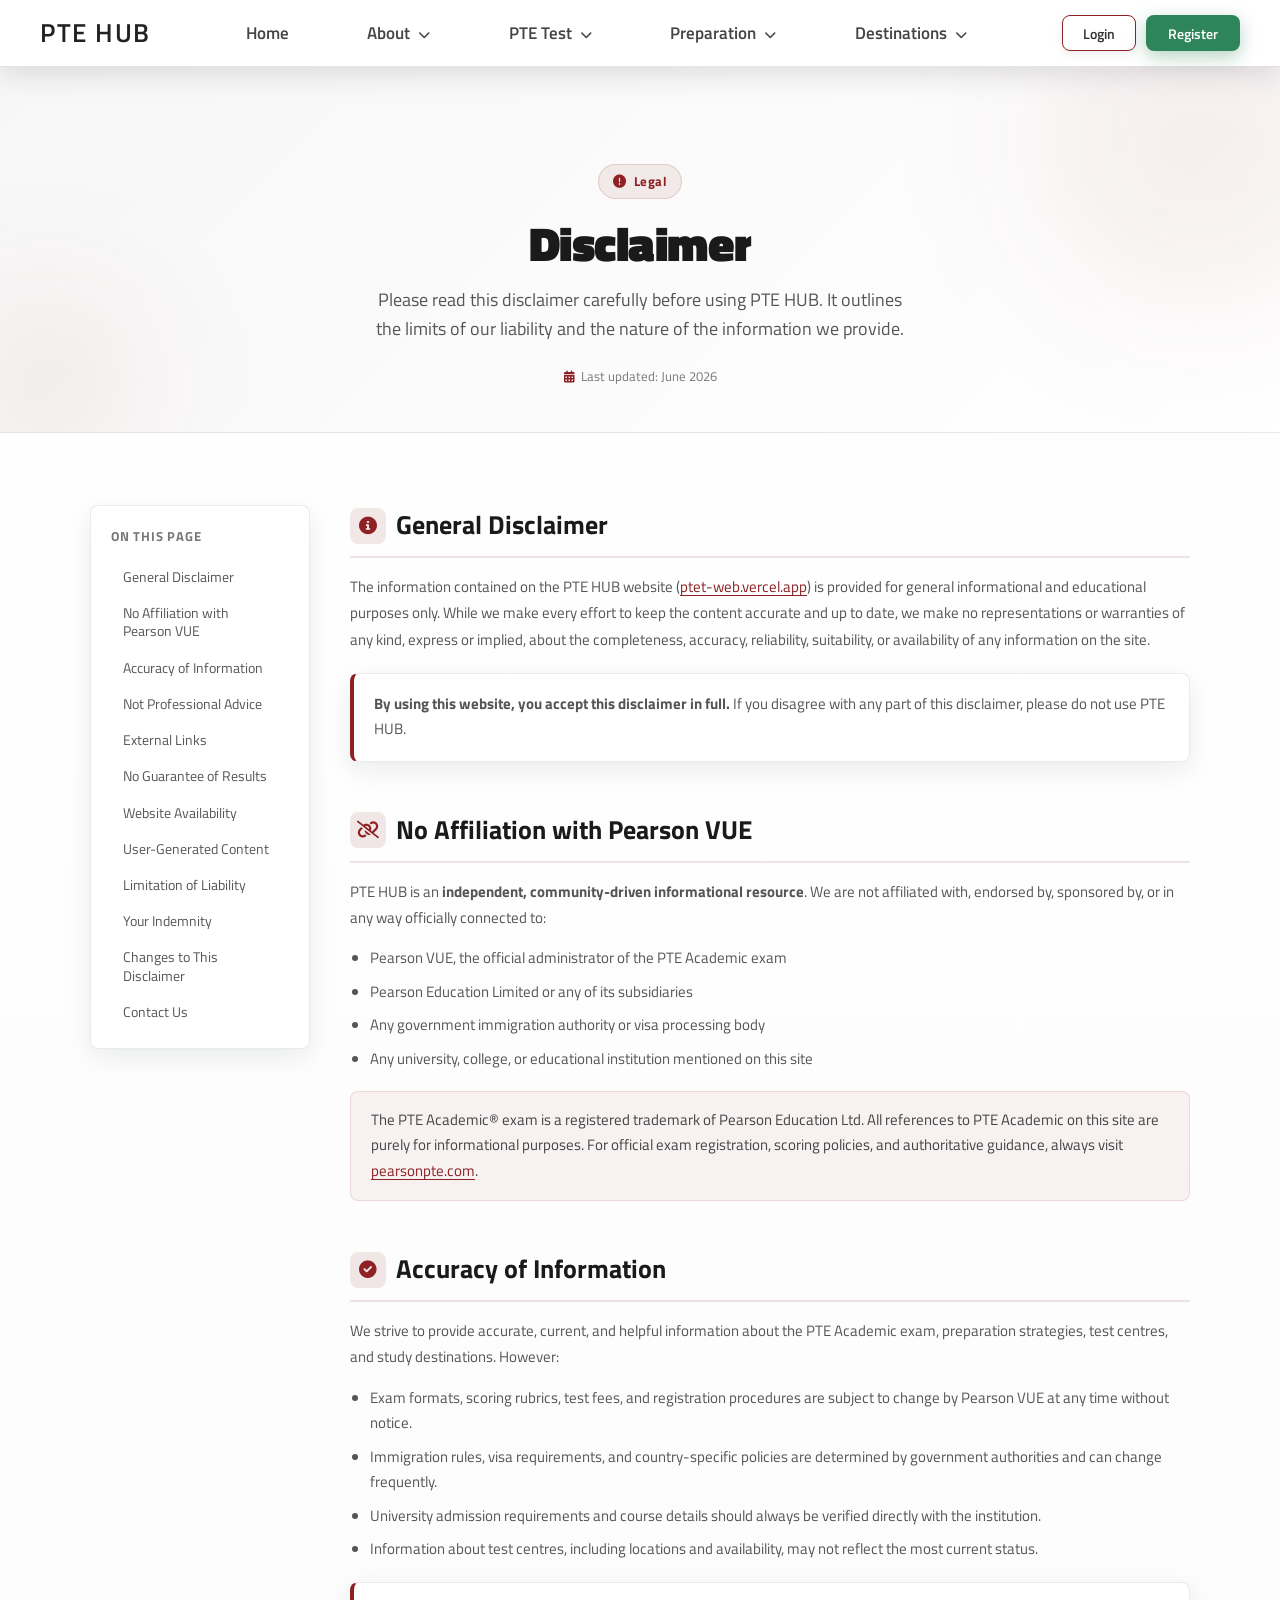
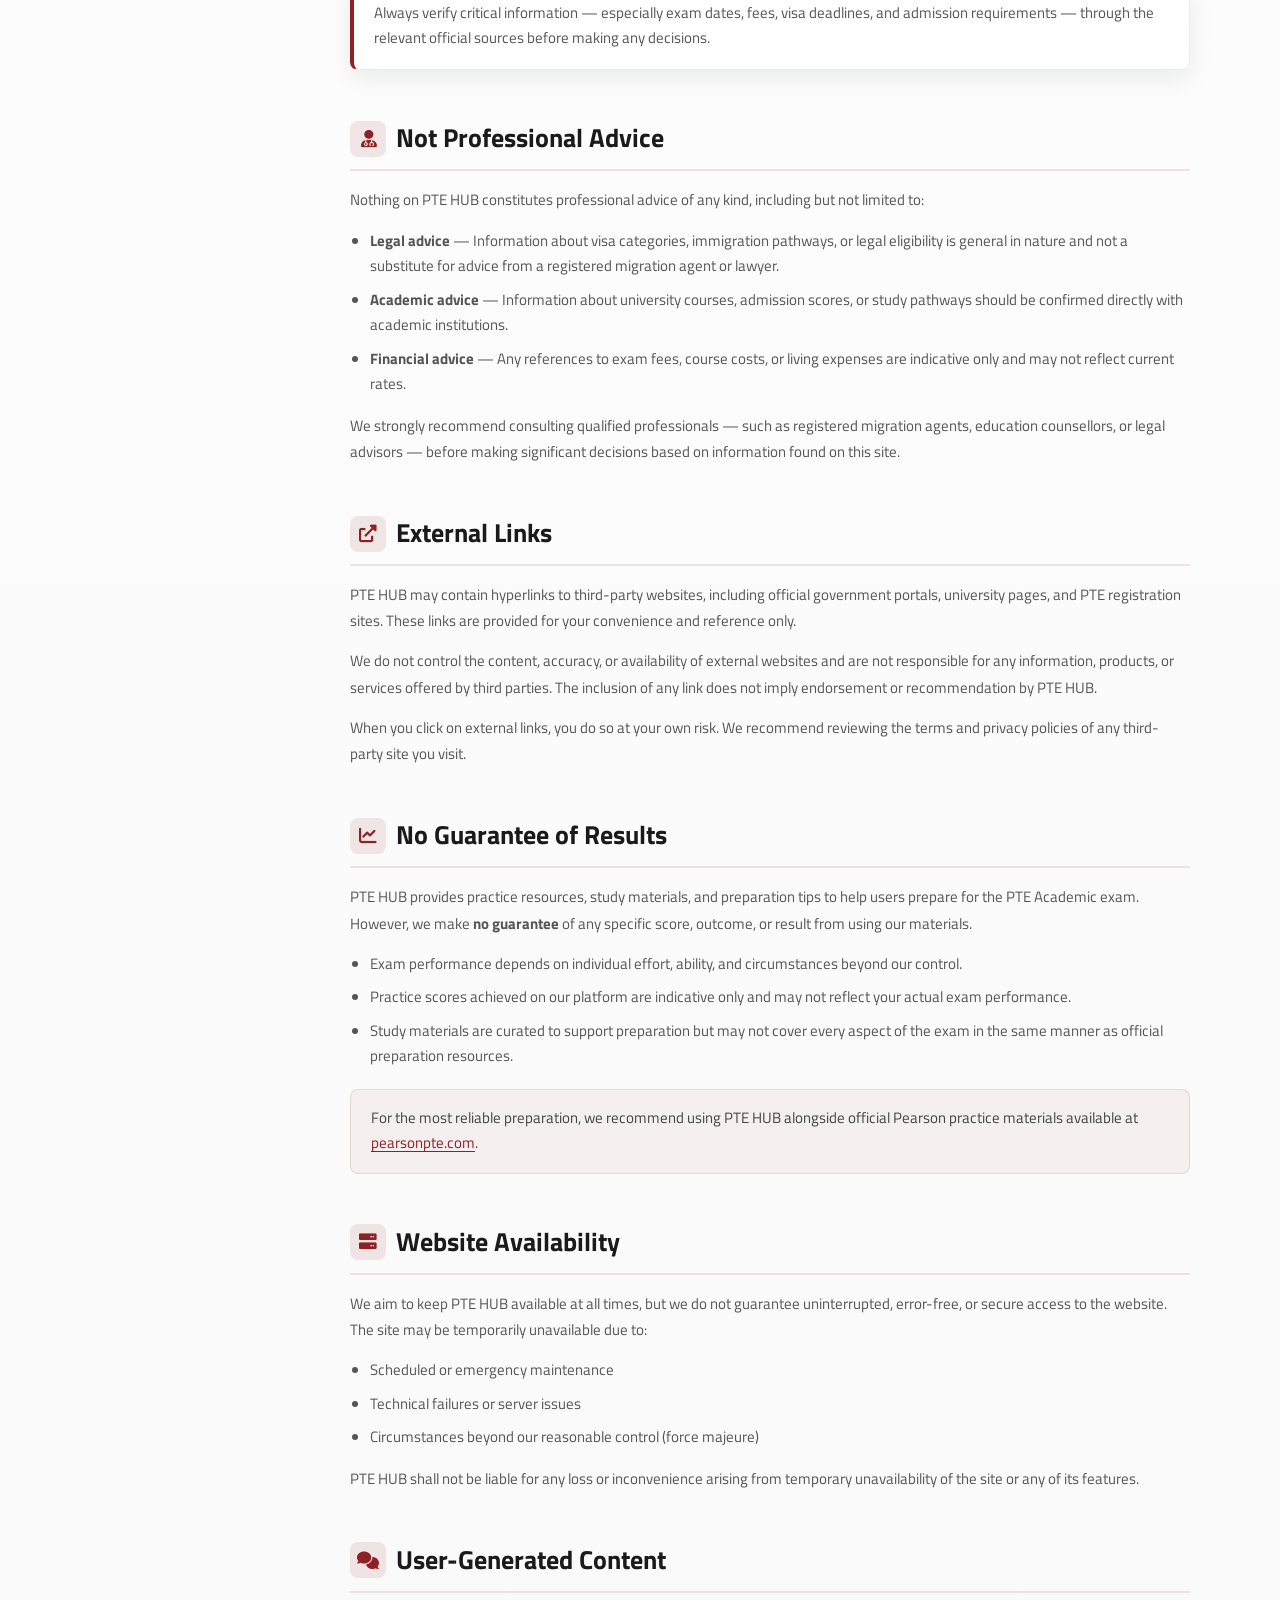
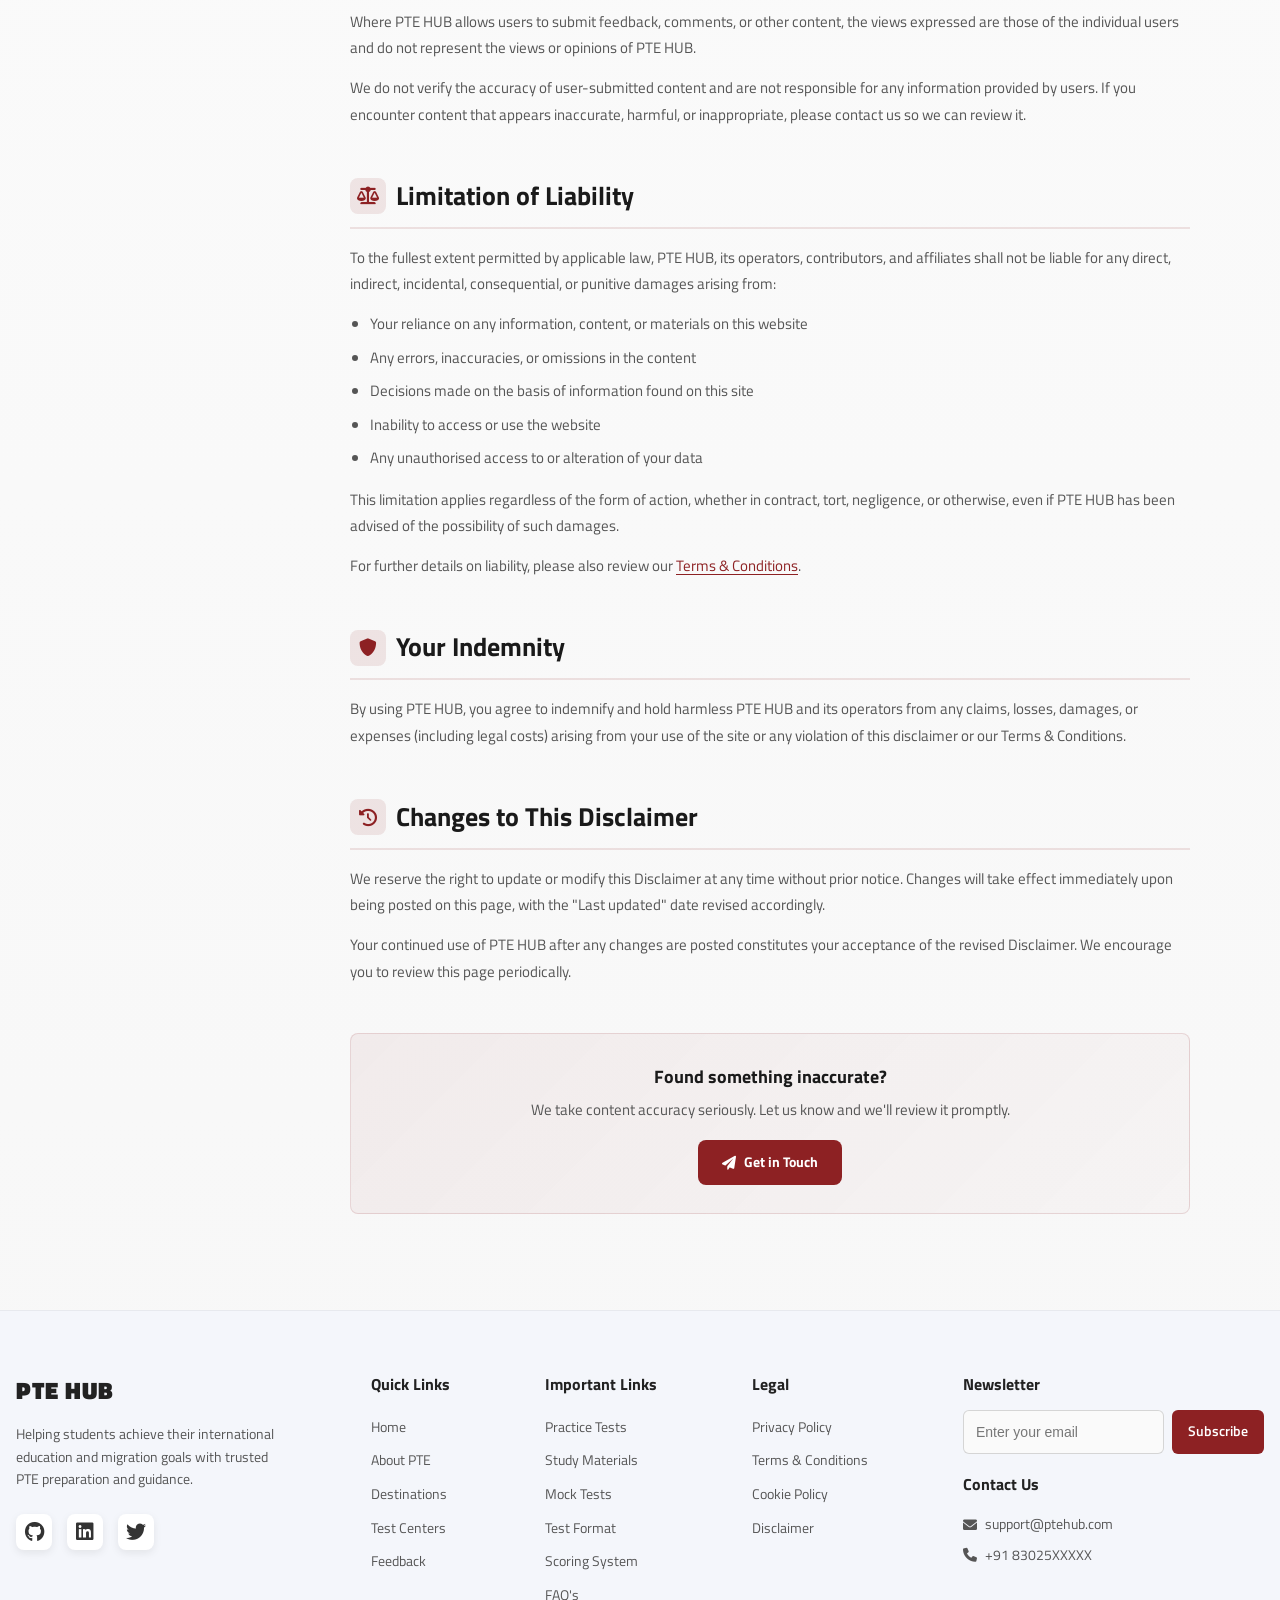
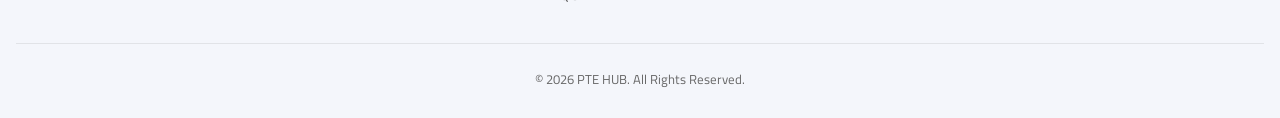
<file: pages/disclaimer.html>
<!DOCTYPE html>
<html lang="en">
<head>
  <meta charset="UTF-8">
  <meta name="viewport" content="width=device-width, initial-scale=1.0">
  <title>Disclaimer — PTE HUB</title>

  <link rel="preconnect" href="https://fonts.googleapis.com">
  <link rel="preconnect" href="https://fonts.gstatic.com" crossorigin>
  <link href="https://fonts.googleapis.com/css2?family=Titillium+Web:ital,wght@0,200;0,300;0,400;0,600;0,700;0,900;1,200;1,300;1,400;1,600;1,700&display=swap" rel="stylesheet">

  <link rel="stylesheet" href="../styles/css/theme.css">
  <link rel="stylesheet" href="../styles/css/style.css">
  <link rel="stylesheet" href="../styles/css/navbar.css">
  <link rel="stylesheet" href="../styles/css/footer.css">
  <link rel="stylesheet" href="../styles/css/auth-popup.css">
  <link rel="stylesheet" href="../styles/css/legal.css">

  <link href="https://cdnjs.cloudflare.com/ajax/libs/font-awesome/6.0.0-beta3/css/all.min.css" rel="stylesheet">
  <script src="../scripts/js/theme.js"></script>
</head>
<body>

  <!-- Navbar -->
  <header id="header">
    <div id="navbar-placeholder"></div>
  </header>

  <main>

    <!-- ── Hero ── -->
    <section class="legal-hero">
      <div class="legal-hero-inner">
        <div class="legal-badge">
          <i class="fas fa-exclamation-circle"></i> Legal
        </div>
        <h1>Disclaimer</h1>
        <p>Please read this disclaimer carefully before using PTE HUB. It outlines the limits of our liability and the nature of the information we provide.</p>
        <div class="legal-meta">
          <i class="fas fa-calendar-alt"></i>
          Last updated: June 2026
        </div>
      </div>
    </section>

    <!-- ── Content ── -->
    <div class="legal-layout">

      <!-- Sidebar TOC -->
      <aside class="legal-toc">
        <h3>On this page</h3>
        <ul>
          <li><a href="#general">General Disclaimer</a></li>
          <li><a href="#no-affiliation">No Affiliation with Pearson VUE</a></li>
          <li><a href="#accuracy">Accuracy of Information</a></li>
          <li><a href="#not-professional-advice">Not Professional Advice</a></li>
          <li><a href="#external-links">External Links</a></li>
          <li><a href="#results">No Guarantee of Results</a></li>
          <li><a href="#availability">Website Availability</a></li>
          <li><a href="#user-content">User-Generated Content</a></li>
          <li><a href="#limitation">Limitation of Liability</a></li>
          <li><a href="#indemnity">Your Indemnity</a></li>
          <li><a href="#changes">Changes to This Disclaimer</a></li>
          <li><a href="#contact">Contact Us</a></li>
        </ul>
      </aside>

      <!-- Main content -->
      <article class="legal-content">

        <div class="legal-section" id="general">
          <h2><i class="fas fa-info-circle"></i> General Disclaimer</h2>
          <p>The information contained on the PTE HUB website (<a href="https://ptet-web.vercel.app">ptet-web.vercel.app</a>) is provided for general informational and educational purposes only. While we make every effort to keep the content accurate and up to date, we make no representations or warranties of any kind, express or implied, about the completeness, accuracy, reliability, suitability, or availability of any information on the site.</p>
          <div class="legal-card">
            <p><strong>By using this website, you accept this disclaimer in full.</strong> If you disagree with any part of this disclaimer, please do not use PTE HUB.</p>
          </div>
        </div>

        <div class="legal-section" id="no-affiliation">
          <h2><i class="fas fa-unlink"></i> No Affiliation with Pearson VUE</h2>
          <p>PTE HUB is an <strong>independent, community-driven informational resource</strong>. We are not affiliated with, endorsed by, sponsored by, or in any way officially connected to:</p>
          <ul>
            <li>Pearson VUE, the official administrator of the PTE Academic exam</li>
            <li>Pearson Education Limited or any of its subsidiaries</li>
            <li>Any government immigration authority or visa processing body</li>
            <li>Any university, college, or educational institution mentioned on this site</li>
          </ul>
          <div class="legal-highlight">
            <p>The PTE Academic® exam is a registered trademark of Pearson Education Ltd. All references to PTE Academic on this site are purely for informational purposes. For official exam registration, scoring policies, and authoritative guidance, always visit <a href="https://www.pearsonpte.com" target="_blank" rel="noopener noreferrer">pearsonpte.com</a>.</p>
          </div>
        </div>

        <div class="legal-section" id="accuracy">
          <h2><i class="fas fa-check-circle"></i> Accuracy of Information</h2>
          <p>We strive to provide accurate, current, and helpful information about the PTE Academic exam, preparation strategies, test centres, and study destinations. However:</p>
          <ul>
            <li>Exam formats, scoring rubrics, test fees, and registration procedures are subject to change by Pearson VUE at any time without notice.</li>
            <li>Immigration rules, visa requirements, and country-specific policies are determined by government authorities and can change frequently.</li>
            <li>University admission requirements and course details should always be verified directly with the institution.</li>
            <li>Information about test centres, including locations and availability, may not reflect the most current status.</li>
          </ul>
          <div class="legal-card">
            <p>Always verify critical information — especially exam dates, fees, visa deadlines, and admission requirements — through the relevant official sources before making any decisions.</p>
          </div>
        </div>

        <div class="legal-section" id="not-professional-advice">
          <h2><i class="fas fa-user-md"></i> Not Professional Advice</h2>
          <p>Nothing on PTE HUB constitutes professional advice of any kind, including but not limited to:</p>
          <ul>
            <li><strong>Legal advice</strong> — Information about visa categories, immigration pathways, or legal eligibility is general in nature and not a substitute for advice from a registered migration agent or lawyer.</li>
            <li><strong>Academic advice</strong> — Information about university courses, admission scores, or study pathways should be confirmed directly with academic institutions.</li>
            <li><strong>Financial advice</strong> — Any references to exam fees, course costs, or living expenses are indicative only and may not reflect current rates.</li>
          </ul>
          <p>We strongly recommend consulting qualified professionals — such as registered migration agents, education counsellors, or legal advisors — before making significant decisions based on information found on this site.</p>
        </div>

        <div class="legal-section" id="external-links">
          <h2><i class="fas fa-external-link-alt"></i> External Links</h2>
          <p>PTE HUB may contain hyperlinks to third-party websites, including official government portals, university pages, and PTE registration sites. These links are provided for your convenience and reference only.</p>
          <p>We do not control the content, accuracy, or availability of external websites and are not responsible for any information, products, or services offered by third parties. The inclusion of any link does not imply endorsement or recommendation by PTE HUB.</p>
          <p>When you click on external links, you do so at your own risk. We recommend reviewing the terms and privacy policies of any third-party site you visit.</p>
        </div>

        <div class="legal-section" id="results">
          <h2><i class="fas fa-chart-line"></i> No Guarantee of Results</h2>
          <p>PTE HUB provides practice resources, study materials, and preparation tips to help users prepare for the PTE Academic exam. However, we make <strong>no guarantee</strong> of any specific score, outcome, or result from using our materials.</p>
          <ul>
            <li>Exam performance depends on individual effort, ability, and circumstances beyond our control.</li>
            <li>Practice scores achieved on our platform are indicative only and may not reflect your actual exam performance.</li>
            <li>Study materials are curated to support preparation but may not cover every aspect of the exam in the same manner as official preparation resources.</li>
          </ul>
          <div class="legal-highlight">
            <p>For the most reliable preparation, we recommend using PTE HUB alongside official Pearson practice materials available at <a href="https://www.pearsonpte.com" target="_blank" rel="noopener noreferrer">pearsonpte.com</a>.</p>
          </div>
        </div>

        <div class="legal-section" id="availability">
          <h2><i class="fas fa-server"></i> Website Availability</h2>
          <p>We aim to keep PTE HUB available at all times, but we do not guarantee uninterrupted, error-free, or secure access to the website. The site may be temporarily unavailable due to:</p>
          <ul>
            <li>Scheduled or emergency maintenance</li>
            <li>Technical failures or server issues</li>
            <li>Circumstances beyond our reasonable control (force majeure)</li>
          </ul>
          <p>PTE HUB shall not be liable for any loss or inconvenience arising from temporary unavailability of the site or any of its features.</p>
        </div>

        <div class="legal-section" id="user-content">
          <h2><i class="fas fa-comments"></i> User-Generated Content</h2>
          <p>Where PTE HUB allows users to submit feedback, comments, or other content, the views expressed are those of the individual users and do not represent the views or opinions of PTE HUB.</p>
          <p>We do not verify the accuracy of user-submitted content and are not responsible for any information provided by users. If you encounter content that appears inaccurate, harmful, or inappropriate, please contact us so we can review it.</p>
        </div>

        <div class="legal-section" id="limitation">
          <h2><i class="fas fa-balance-scale"></i> Limitation of Liability</h2>
          <p>To the fullest extent permitted by applicable law, PTE HUB, its operators, contributors, and affiliates shall not be liable for any direct, indirect, incidental, consequential, or punitive damages arising from:</p>
          <ul>
            <li>Your reliance on any information, content, or materials on this website</li>
            <li>Any errors, inaccuracies, or omissions in the content</li>
            <li>Decisions made on the basis of information found on this site</li>
            <li>Inability to access or use the website</li>
            <li>Any unauthorised access to or alteration of your data</li>
          </ul>
          <p>This limitation applies regardless of the form of action, whether in contract, tort, negligence, or otherwise, even if PTE HUB has been advised of the possibility of such damages.</p>
          <p>For further details on liability, please also review our <a href="./terms-and-conditions.html">Terms &amp; Conditions</a>.</p>
        </div>

        <div class="legal-section" id="indemnity">
          <h2><i class="fas fa-shield-alt"></i> Your Indemnity</h2>
          <p>By using PTE HUB, you agree to indemnify and hold harmless PTE HUB and its operators from any claims, losses, damages, or expenses (including legal costs) arising from your use of the site or any violation of this disclaimer or our Terms &amp; Conditions.</p>
        </div>

        <div class="legal-section" id="changes">
          <h2><i class="fas fa-history"></i> Changes to This Disclaimer</h2>
          <p>We reserve the right to update or modify this Disclaimer at any time without prior notice. Changes will take effect immediately upon being posted on this page, with the "Last updated" date revised accordingly.</p>
          <p>Your continued use of PTE HUB after any changes are posted constitutes your acceptance of the revised Disclaimer. We encourage you to review this page periodically.</p>
        </div>

        <div class="legal-contact-box">
          <h3>Found something inaccurate?</h3>
          <p>We take content accuracy seriously. Let us know and we'll review it promptly.</p>
          <a href="./contact.html" class="legal-btn">
            <i class="fas fa-paper-plane"></i> Get in Touch
          </a>
        </div>

      </article>
    </div>

  </main>

  <div id="footer-placeholder"></div>
  <div id="auth-popup-placeholder"></div>

  <script src="../scripts/js/navbar.js"></script>
  <script src="../scripts/js/footer.js"></script>
  <script src="../scripts/js/script.js"></script>
  <script src="../scripts/js/auth-popup.js"></script>

  <script>
    const sections = document.querySelectorAll('.legal-section');
    const tocLinks = document.querySelectorAll('.legal-toc a');
    const observer = new IntersectionObserver(entries => {
      entries.forEach(entry => {
        if (entry.isIntersecting) {
          tocLinks.forEach(l => l.classList.remove('active'));
          const active = document.querySelector(`.legal-toc a[href="#${entry.target.id}"]`);
          if (active) active.classList.add('active');
        }
      });
    }, { rootMargin: '-20% 0px -70% 0px' });
    sections.forEach(s => observer.observe(s));
  </script>

  <button id="scrollTopBtn" title="Back to top"><i class="fas fa-arrow-up"></i></button>
</body>
</html>
</file>
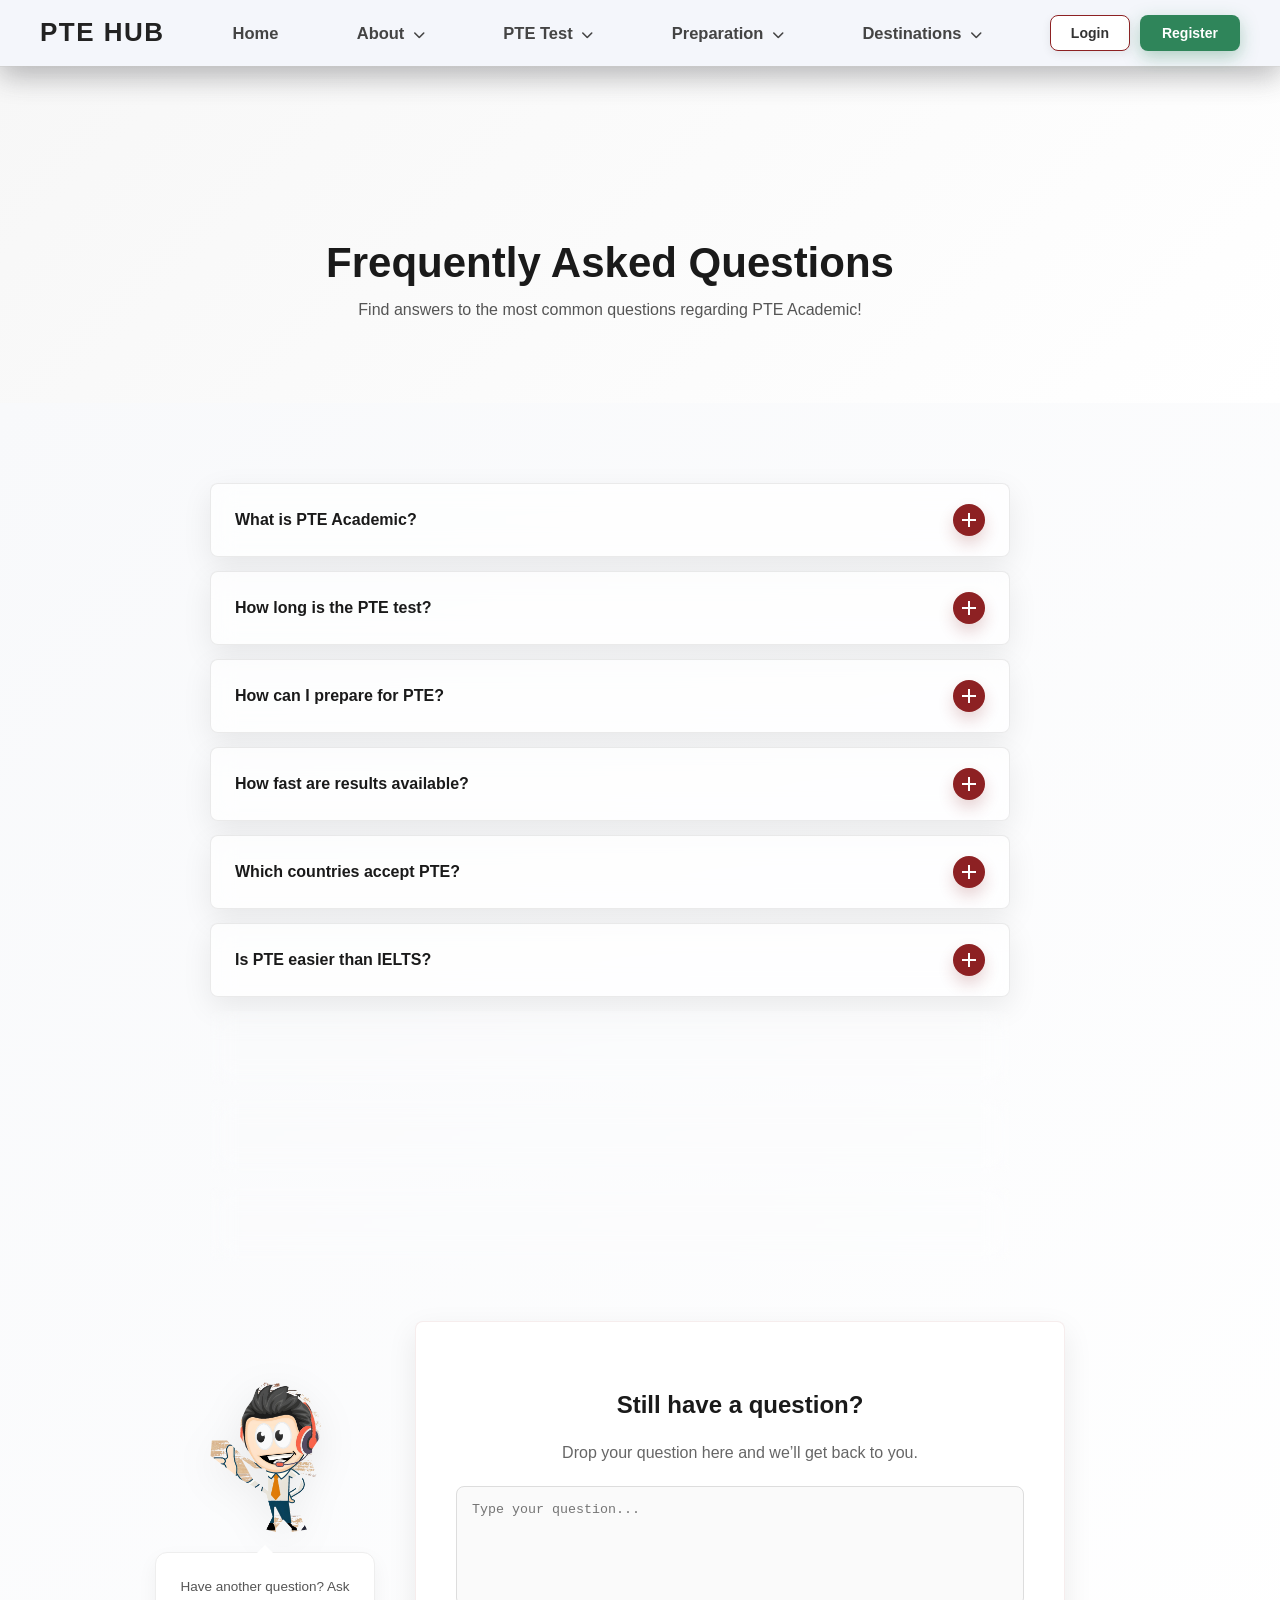
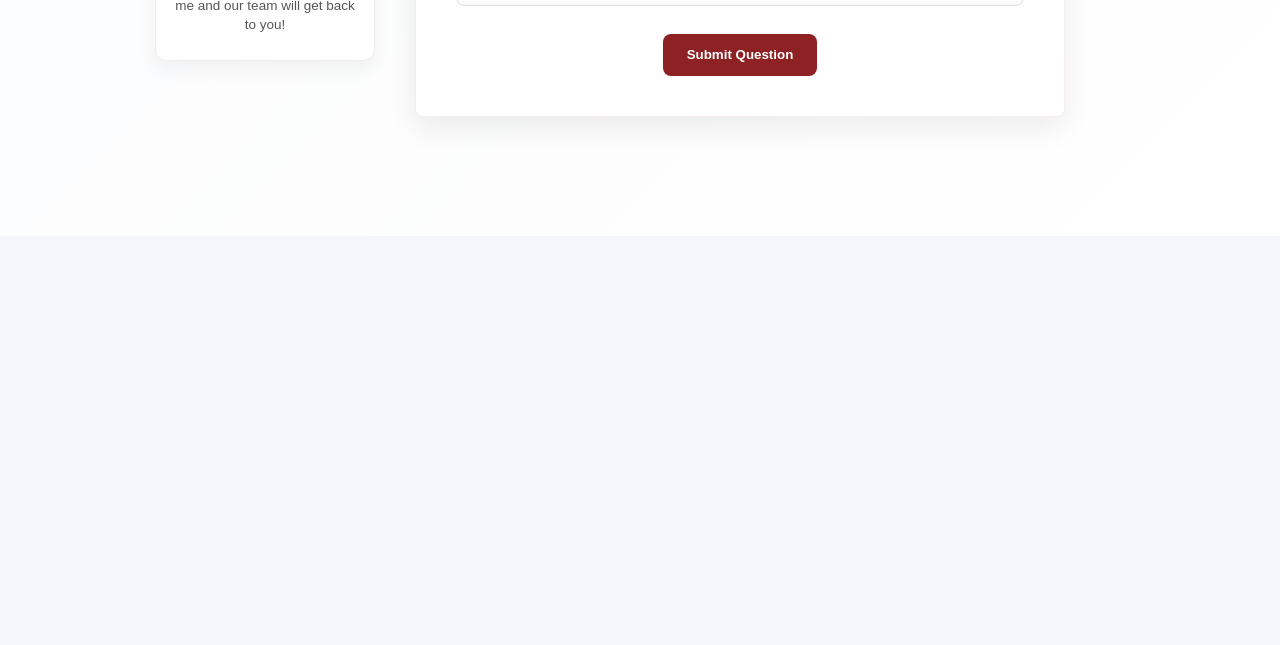
<file: pages/faq.html>
<!DOCTYPE html>
<html lang="en">
<head>
    <meta charset="UTF-8">
    <meta name="viewport" content="width=device-width, initial-scale=1.0">
    <title>FAQ | PTE HUB</title>

    <link rel="stylesheet" href="../styles/css/style.css">
    <link rel="stylesheet" href="../styles/css/navbar.css">
    <link rel="stylesheet" href="../styles/css/footer.css">
    <link rel="stylesheet" href="../styles/css/faq.css">
    <link rel="stylesheet" href="../styles/css/auth-popup.css">
    <link rel="stylesheet" href="../styles/css/theme.css">
    <link href="https://cdnjs.cloudflare.com/ajax/libs/font-awesome/6.0.0-beta3/css/all.min.css" rel="stylesheet">
    <script src="../scripts/js/theme.js"></script>
</head>

<body>

<header>
    <div id="navbar-placeholder"></div>
</header>

<main>

<!-- HERO -->
<section class="faq-hero">
    <div class="container">
        <h1>Frequently Asked Questions</h1>
        <p>Find answers to the most common questions regarding PTE Academic!</p>
    </div>
</section>

<!-- FAQ -->
<section id="faq" class="faq-section">
    <div class="container">

        <div class="faq-list">

            <!-- 9 QUESTIONS -->

            <div class="faq-item">
                <button class="faq-question">What is PTE Academic?<span class="faq-icon"></span></button>
                <div class="faq-answer"><p>PTE Academic is a computer-based English proficiency test using AI scoring.</p></div>
            </div>

            <div class="faq-item">
                <button class="faq-question">How long is the PTE test?<span class="faq-icon"></span></button>
                <div class="faq-answer"><p>The test duration is approximately 2 hours.</p></div>
            </div>

            <div class="faq-item">
                <button class="faq-question">How can I prepare for PTE?<span class="faq-icon"></span></button>
                <div class="faq-answer"><p>You can prepare using mock tests and structured materials on PTE HUB.</p></div>
            </div>

            <div class="faq-item">
                <button class="faq-question">How fast are results available?<span class="faq-icon"></span></button>
                <div class="faq-answer"><p>Results are usually available within 48 hours.</p></div>
            </div>

            <div class="faq-item">
                <button class="faq-question">Which countries accept PTE?<span class="faq-icon"></span></button>
                <div class="faq-answer"><p>PTE is accepted in Australia, Canada, UK, and more.</p></div>
            </div>

            <div class="faq-item">
                <button class="faq-question">Is PTE easier than IELTS?<span class="faq-icon"></span></button>
                <div class="faq-answer"><p>It depends on your strengths, but PTE is more predictable due to AI scoring.</p></div>
            </div>

            <div class="faq-item">
                <button class="faq-question">What is the scoring range?<span class="faq-icon"></span></button>
                <div class="faq-answer"><p>PTE scores range from 10 to 90.</p></div>
            </div>

            <div class="faq-item">
                <button class="faq-question">Can I retake the test?<span class="faq-icon"></span></button>
                <div class="faq-answer"><p>Yes, you can retake the test after receiving your results.</p></div>
            </div>

            <div class="faq-item">
                <button class="faq-question">How many years is PTE valid for?<span class="faq-icon"></span></button>
                <div class="faq-answer"><p>PTE scores are valid for 2 years.</p></div>
            </div>

        </div>

        <!-- ASK SECTION -->
        <div class="faq-ask">

            <div class="faq-mascot-container">
                <img src="../assets/images/mascot.png" alt="PTE Hub Mascot" class="faq-mascot">
                <div class="mascot-bubble">
                    <p>Have another question? Ask me and our team will get back to you!</p>
                </div>
            </div>

            <div class="faq-ask-card">
                <h3>Still have a question?</h3>
                <p>Drop your question here and we’ll get back to you.</p>

                <textarea id="faqInput" placeholder="Type your question..."></textarea>

                <button id="faqSubmit">Submit Question</button>
            </div>

        </div>

    </div>
</section>

</main>

<div id="footer-placeholder"></div>
<div id="auth-popup-placeholder"></div>

<script src="../scripts/js/navbar.js"></script>
<script src="../scripts/js/footer.js"></script>
<script src="../scripts/js/script.js"></script>
<script src="../scripts/js/auth-popup.js"></script>
<script>
document.getElementById("faqSubmit").addEventListener("click", () => {

    const user = localStorage.getItem("pte_user_logged_in");

    if(!user){
        showAuthPopup(); // global popup
        return;
    }

    alert("Question submitted!");
});
</script>


</body>
</html>
</file>
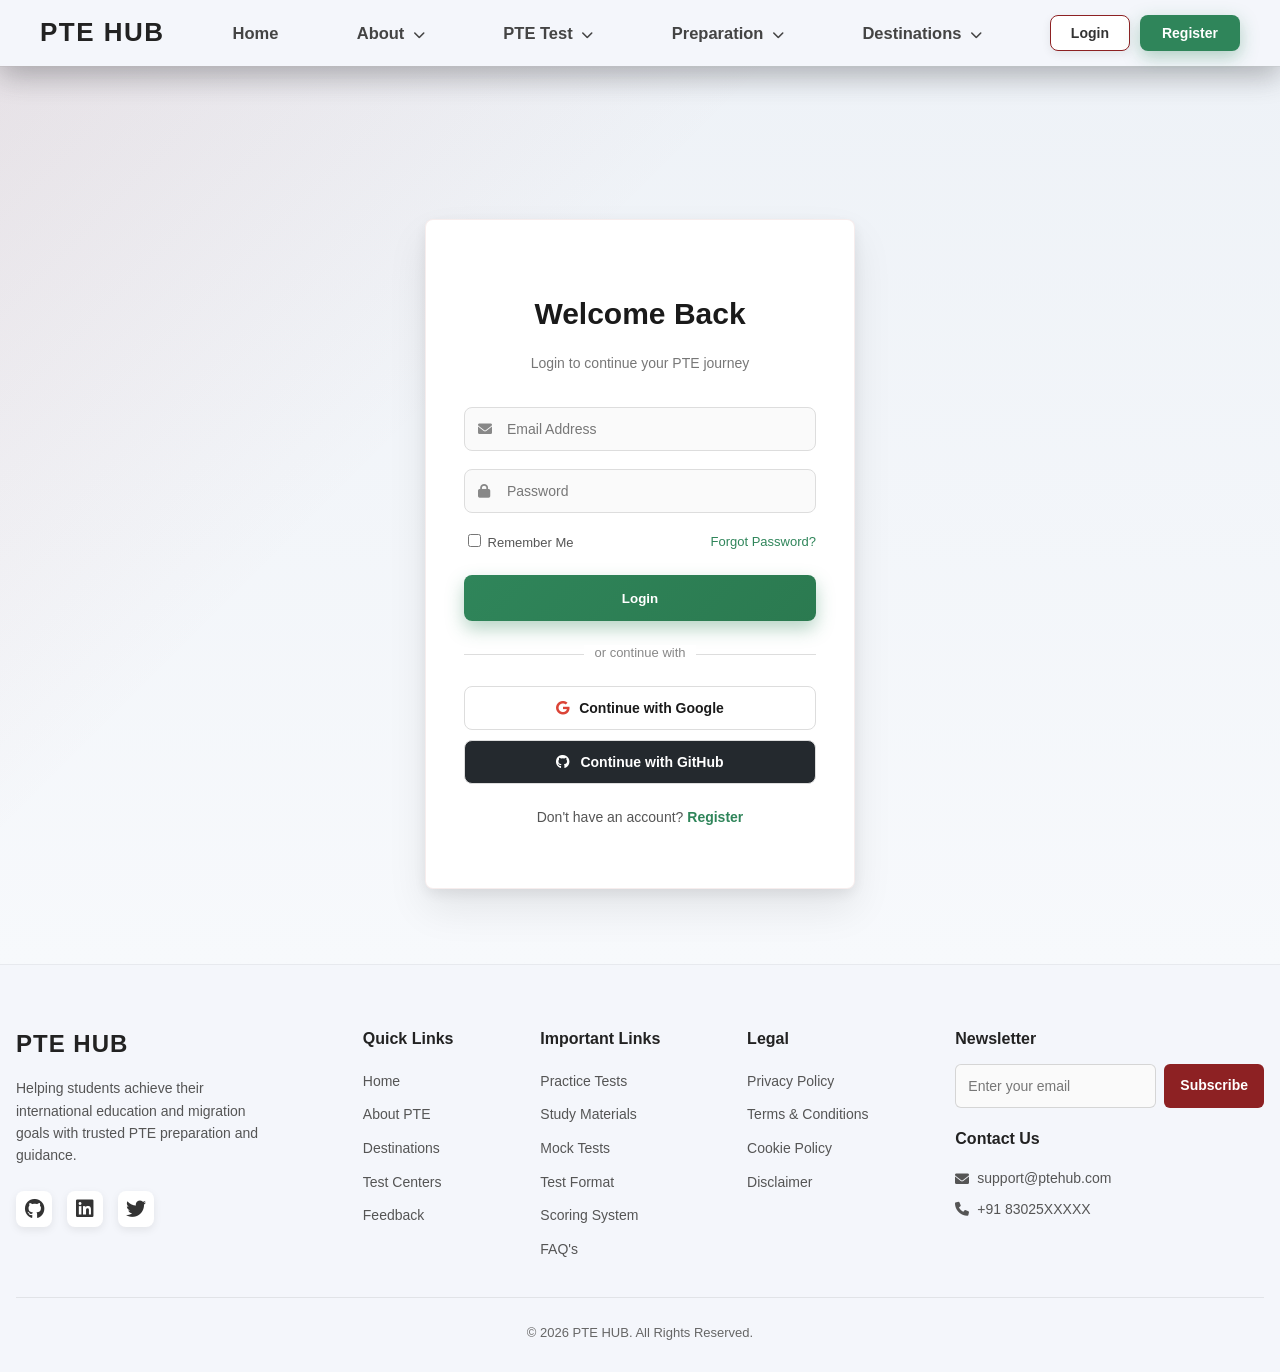
<file: pages/login.html>
<!DOCTYPE html>
<html lang="en">

<head>

    <meta charset="UTF-8">
    <meta name="viewport" content="width=device-width, initial-scale=1.0">

    <title>Login | PTE HUB</title>

    <!-- Styles -->
    <link rel="stylesheet" href="../styles/css/style.css">
    <link rel="stylesheet" href="../styles/css/navbar.css">
    <link rel="stylesheet" href="../styles/css/footer.css">
    <link rel="stylesheet" href="../styles/css/login.css">
    <link rel="stylesheet" href="../styles/css/theme.css">
    <script src="../scripts/js/theme.js"></script>
    <!-- Font Awesome -->
    <link href="https://cdnjs.cloudflare.com/ajax/libs/font-awesome/6.0.0-beta3/css/all.min.css" rel="stylesheet">
</head>

<body>
    <header id="header">
        <div id="navbar-placeholder"></div>
    </header>

    <!-- Login Section -->

    <section class="login-page">

        <div class="login-container">

            <h2>Welcome Back</h2>
            <p class="login-subtitle">
                Login to continue your PTE journey
            </p>

            <form class="login-form" id="loginForm">

                <!-- Email -->

                <div class="input-group">
                    <i class="fas fa-envelope"></i>
                    <input
                        type="email"
                        id="loginEmail"
                        placeholder="Email Address"
                        required
                    >
                </div>


                <!-- Password -->

                <div class="input-group">
                    <i class="fas fa-lock"></i>
                    <input
                        type="password"
                        id="loginPassword"
                        placeholder="Password"
                        required
                    >
                </div>


                <!-- Options -->

                <div class="login-options">

                    <label>
                        <input type="checkbox">
                        Remember Me
                    </label>

                    <a href="#">Forgot Password?</a>

                </div>


                <!-- Login Button -->

                <button 
                    type="submit" 
                    class="login-submit"
                >
                    Login
                </button>


                <!-- Divider -->

                <div class="auth-divider">
                    <span>or continue with</span>
                </div>


                <!-- Social Login -->

                <div class="social-login">

                    <button class="google-login">
                        <i class="fab fa-google"></i>
                        Continue with Google
                    </button>

                    <button class="github-login">
                        <i class="fab fa-github"></i>
                        Continue with GitHub
                    </button>

                </div>


                <!-- Register Redirect -->

                <p class="register-link">
                    Don't have an account?
                    <a href="register.html">Register</a>
                </p>

            </form>

        </div>

    </section>

    <div id="footer-placeholder"></div>

    <script src="../scripts/js/auth.js"></script>
    <script src="../scripts/js/navbar.js"></script>
    <script src="../scripts/js/footer.js"></script>

</body>

</html>
</file>
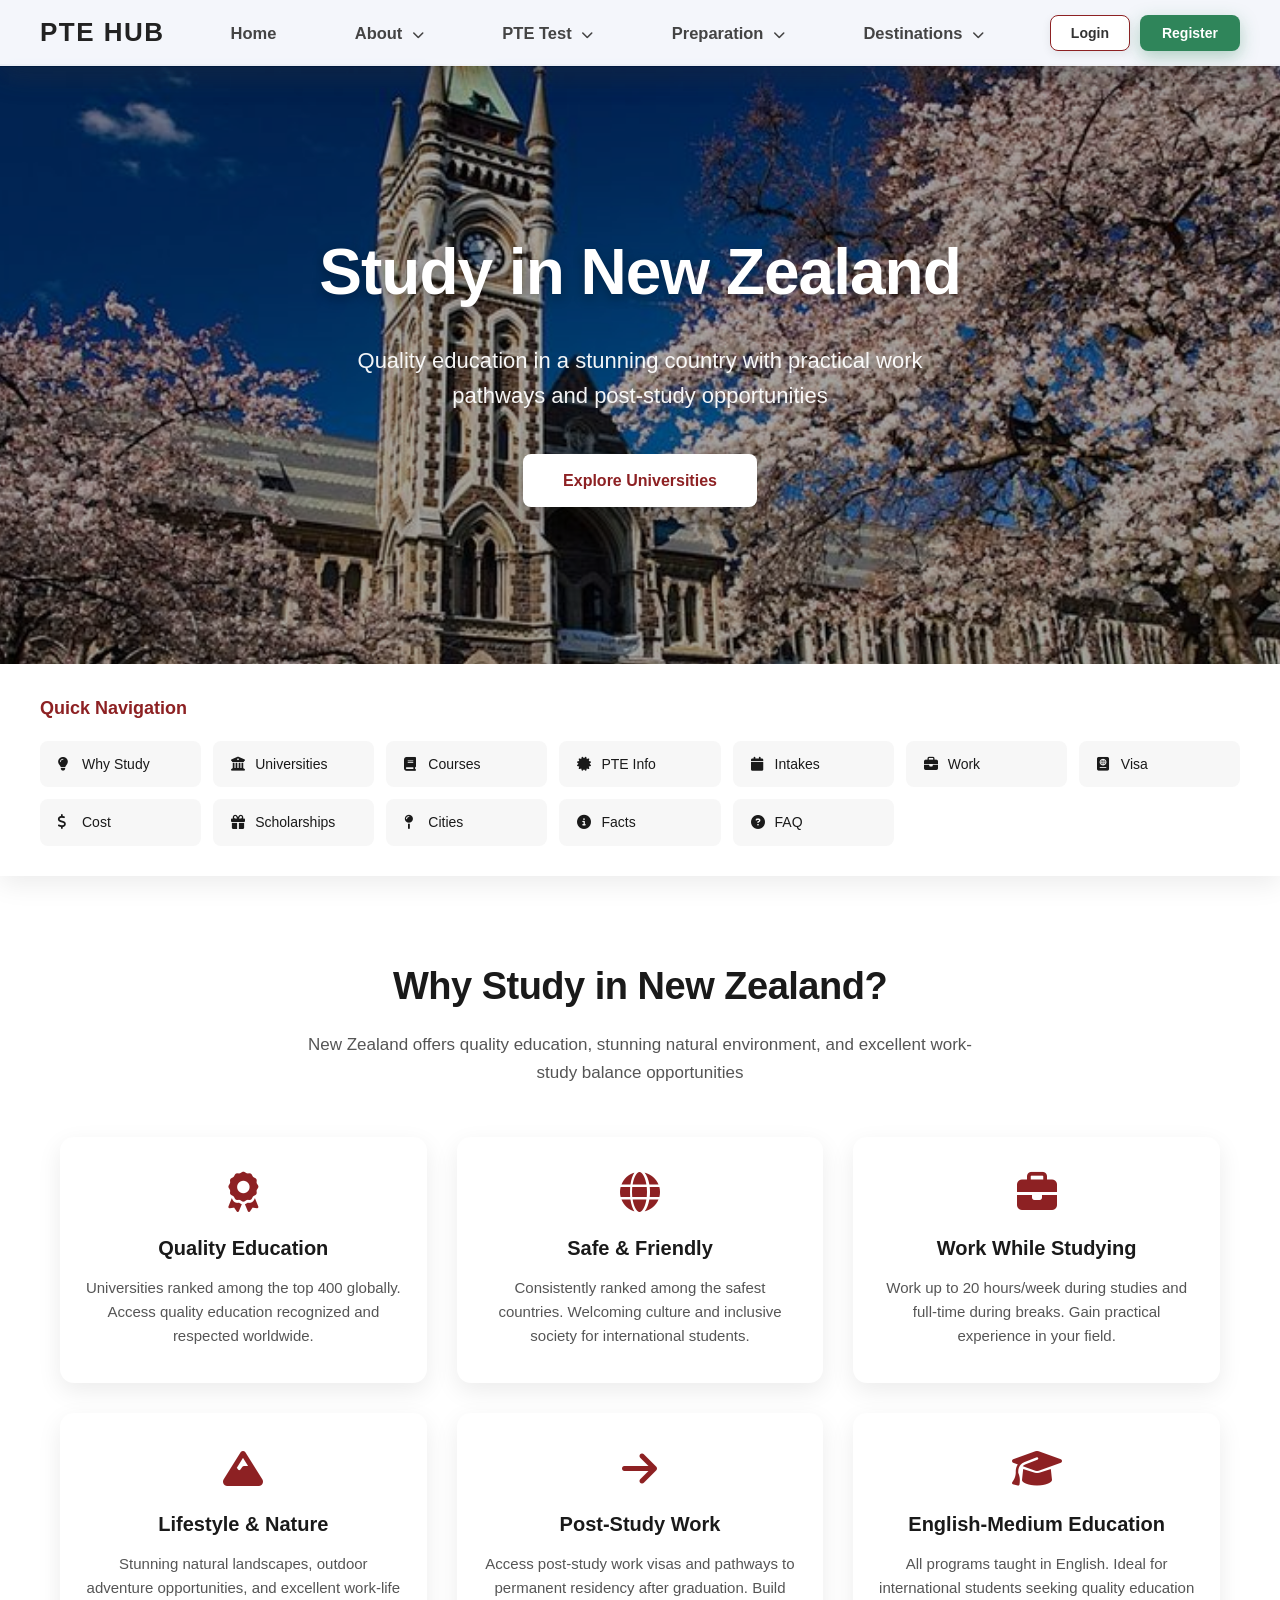
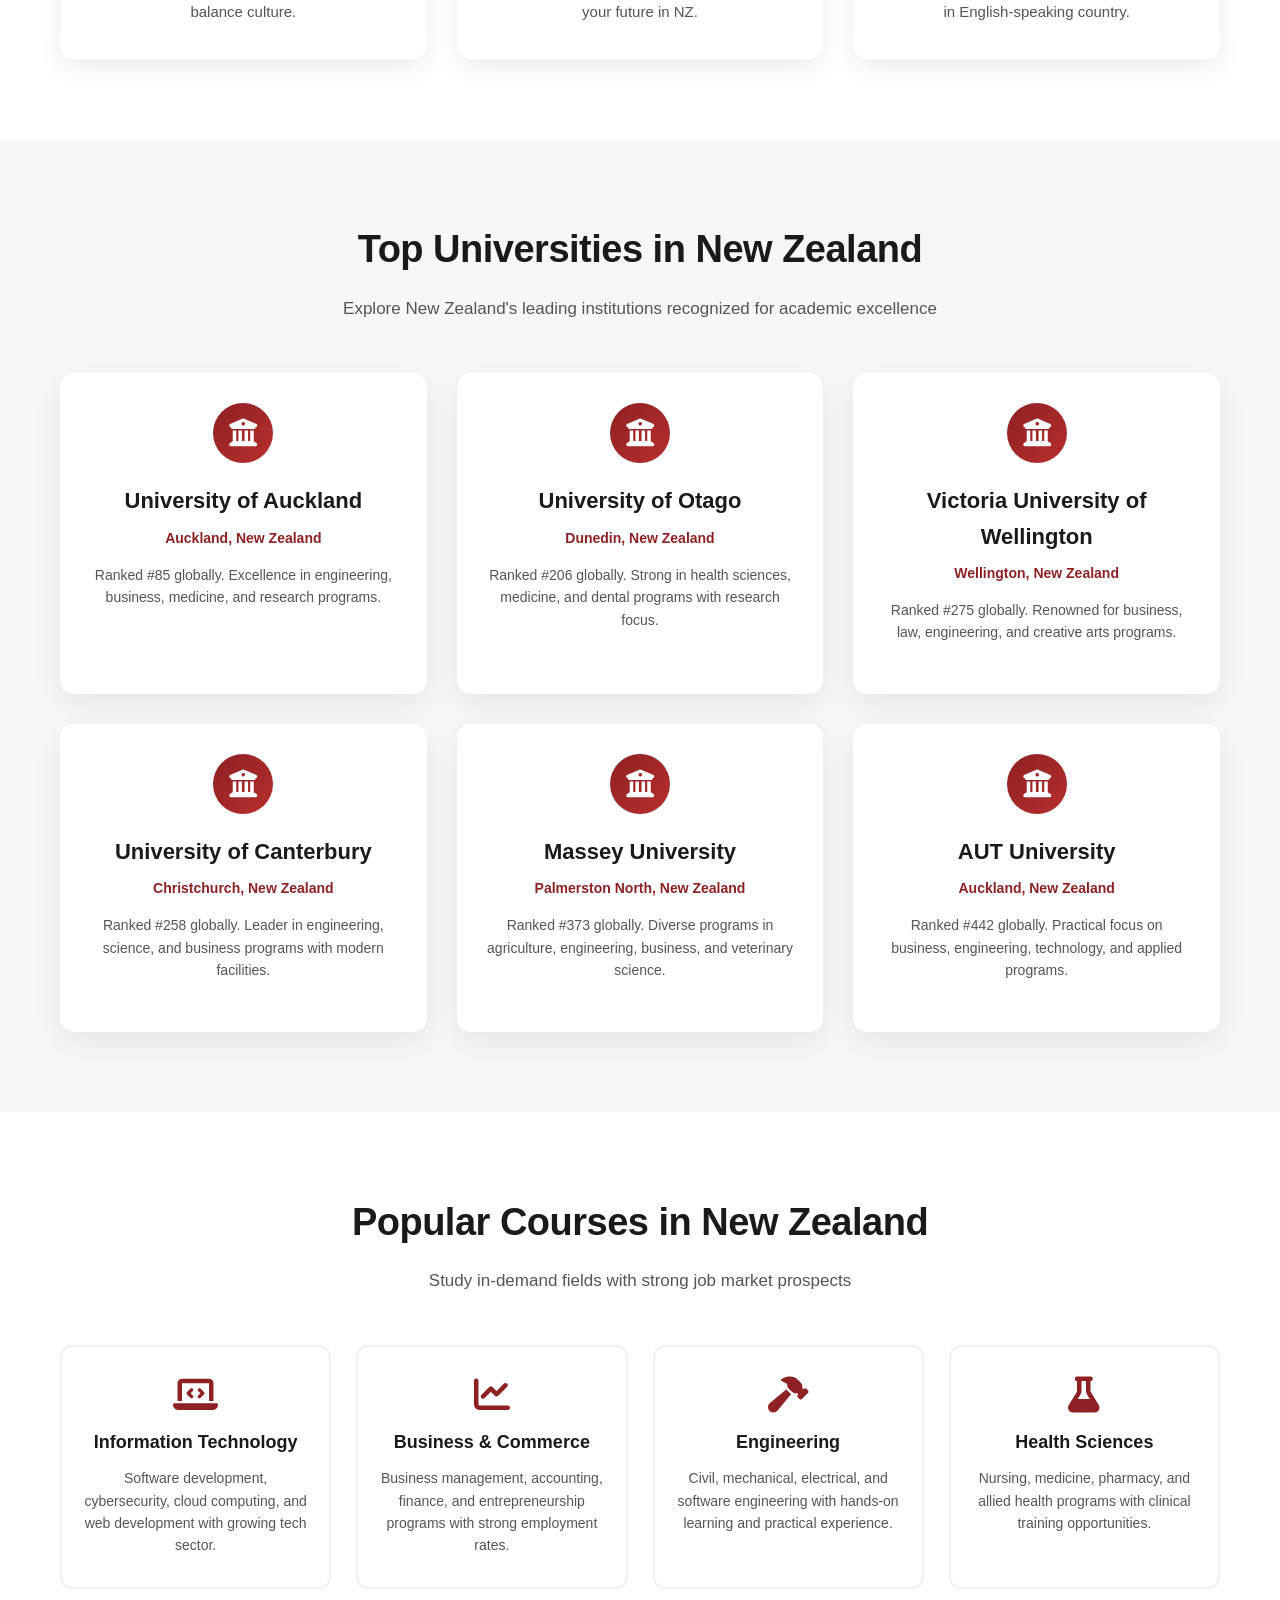
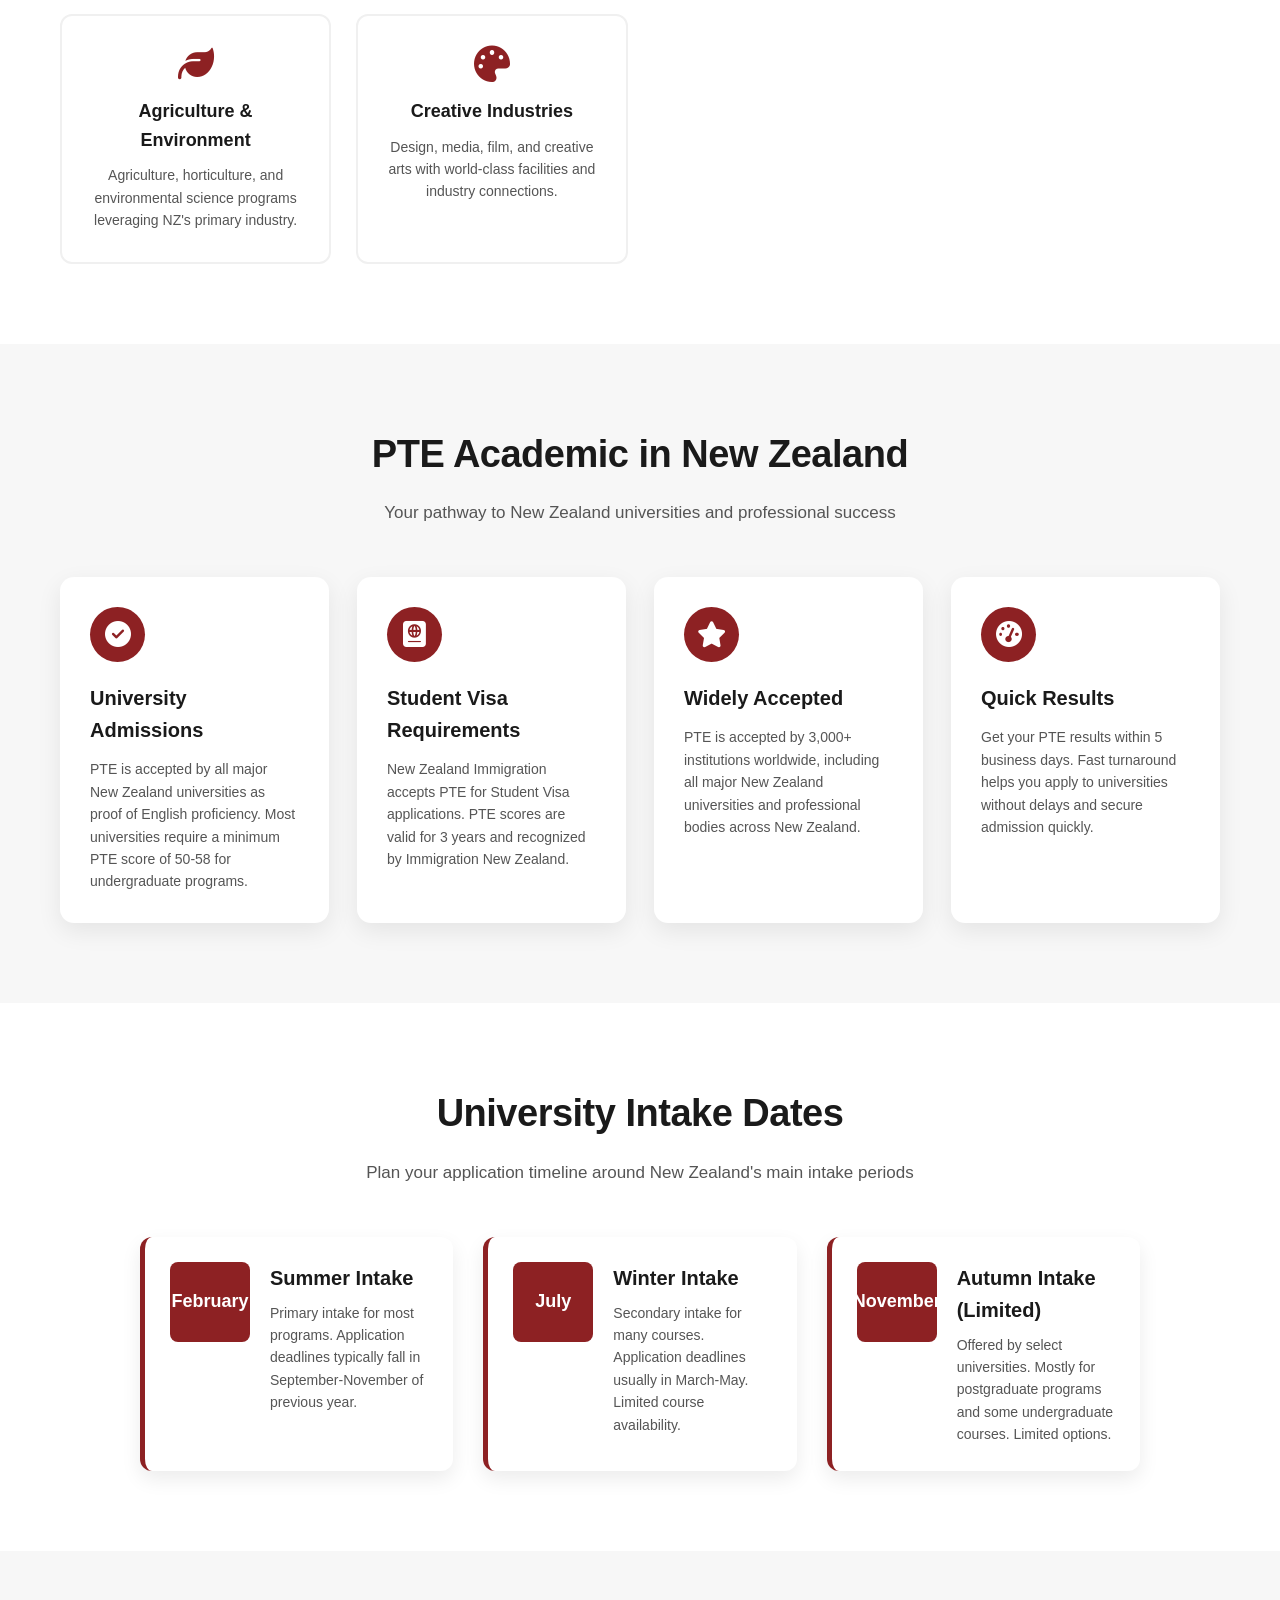
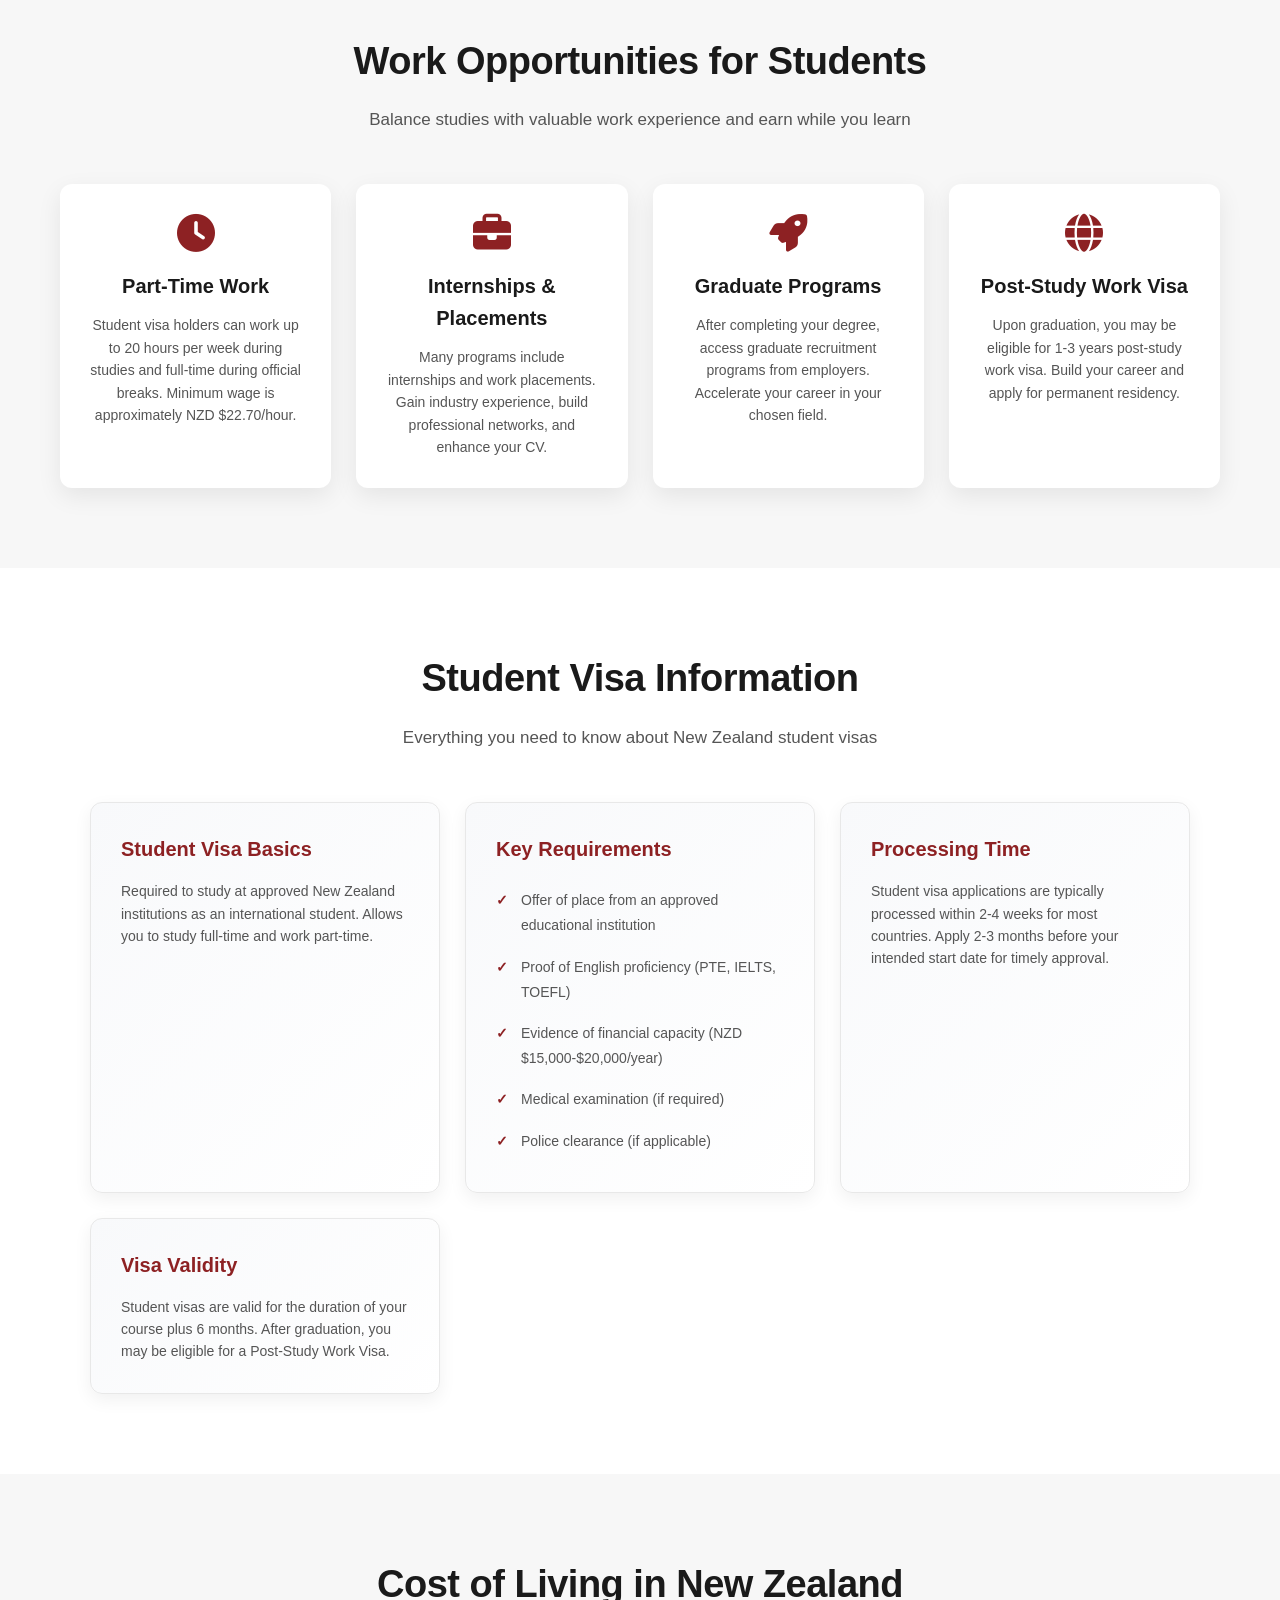
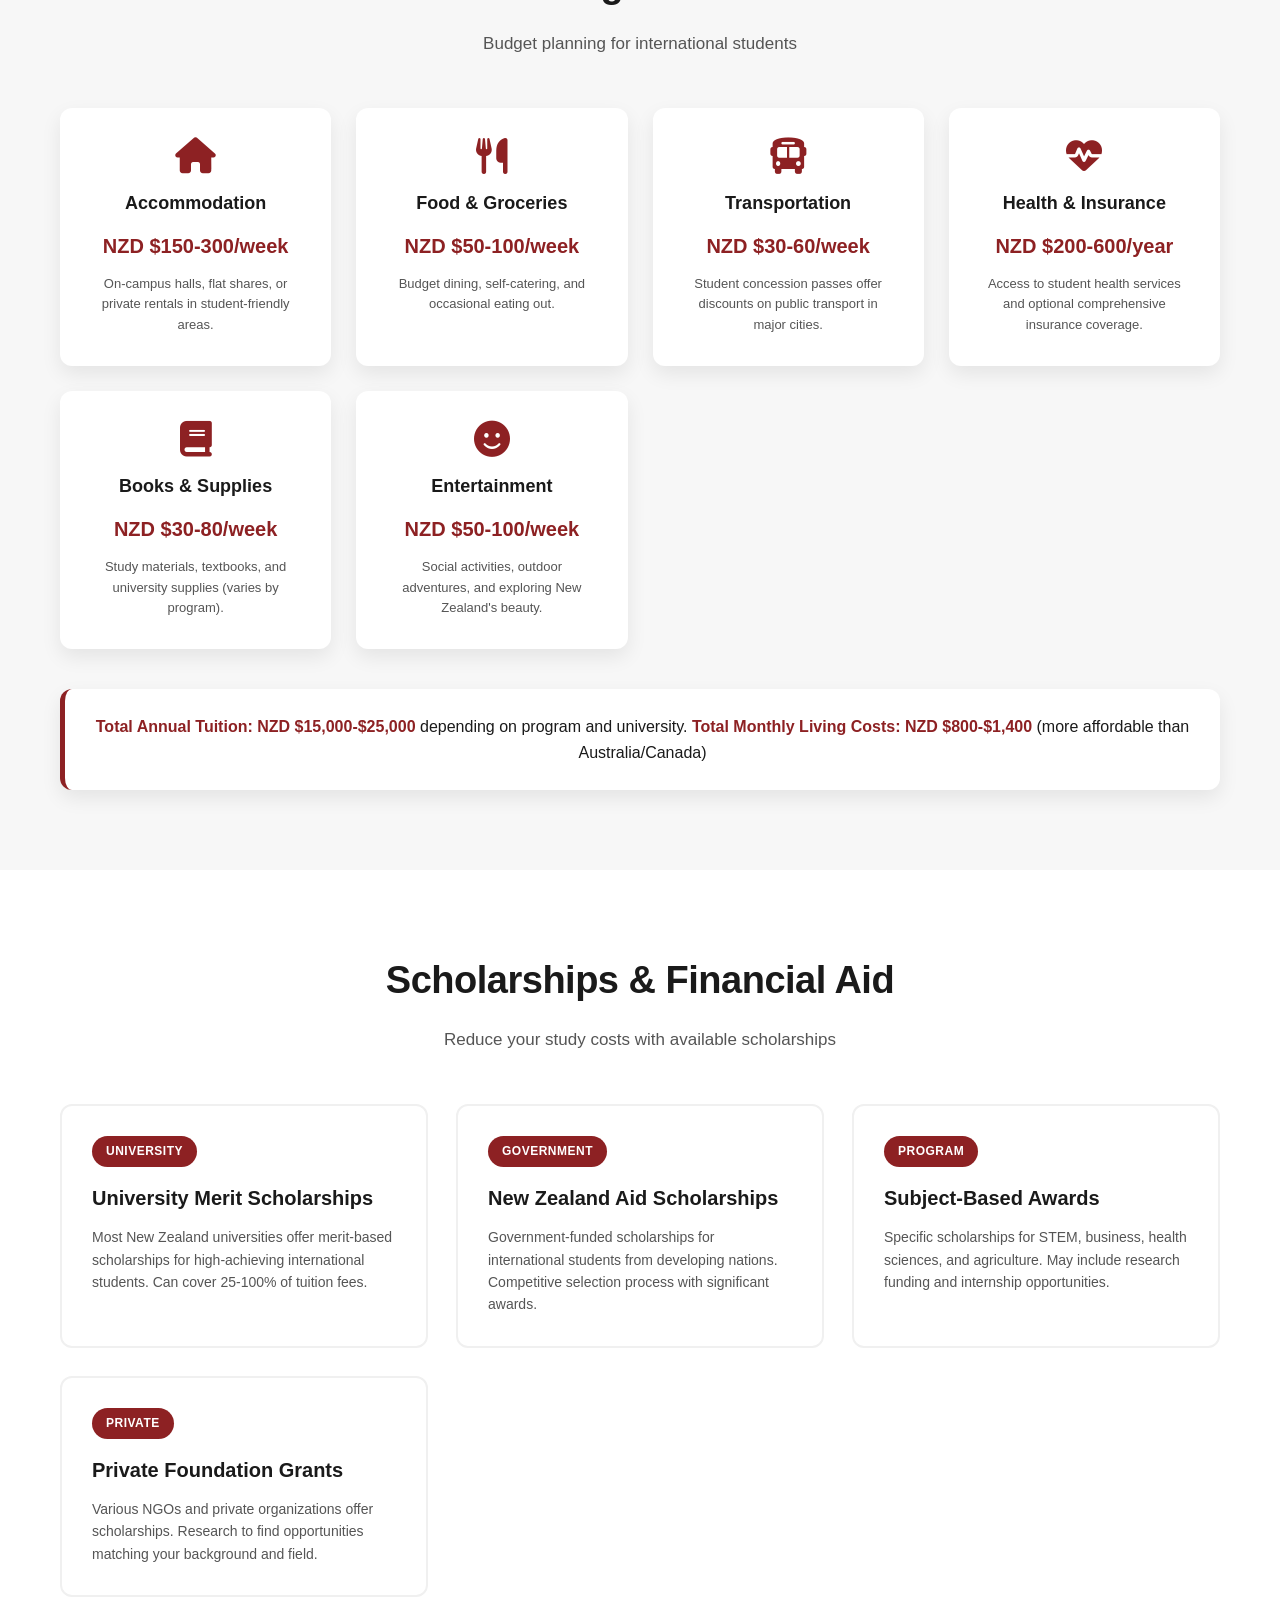
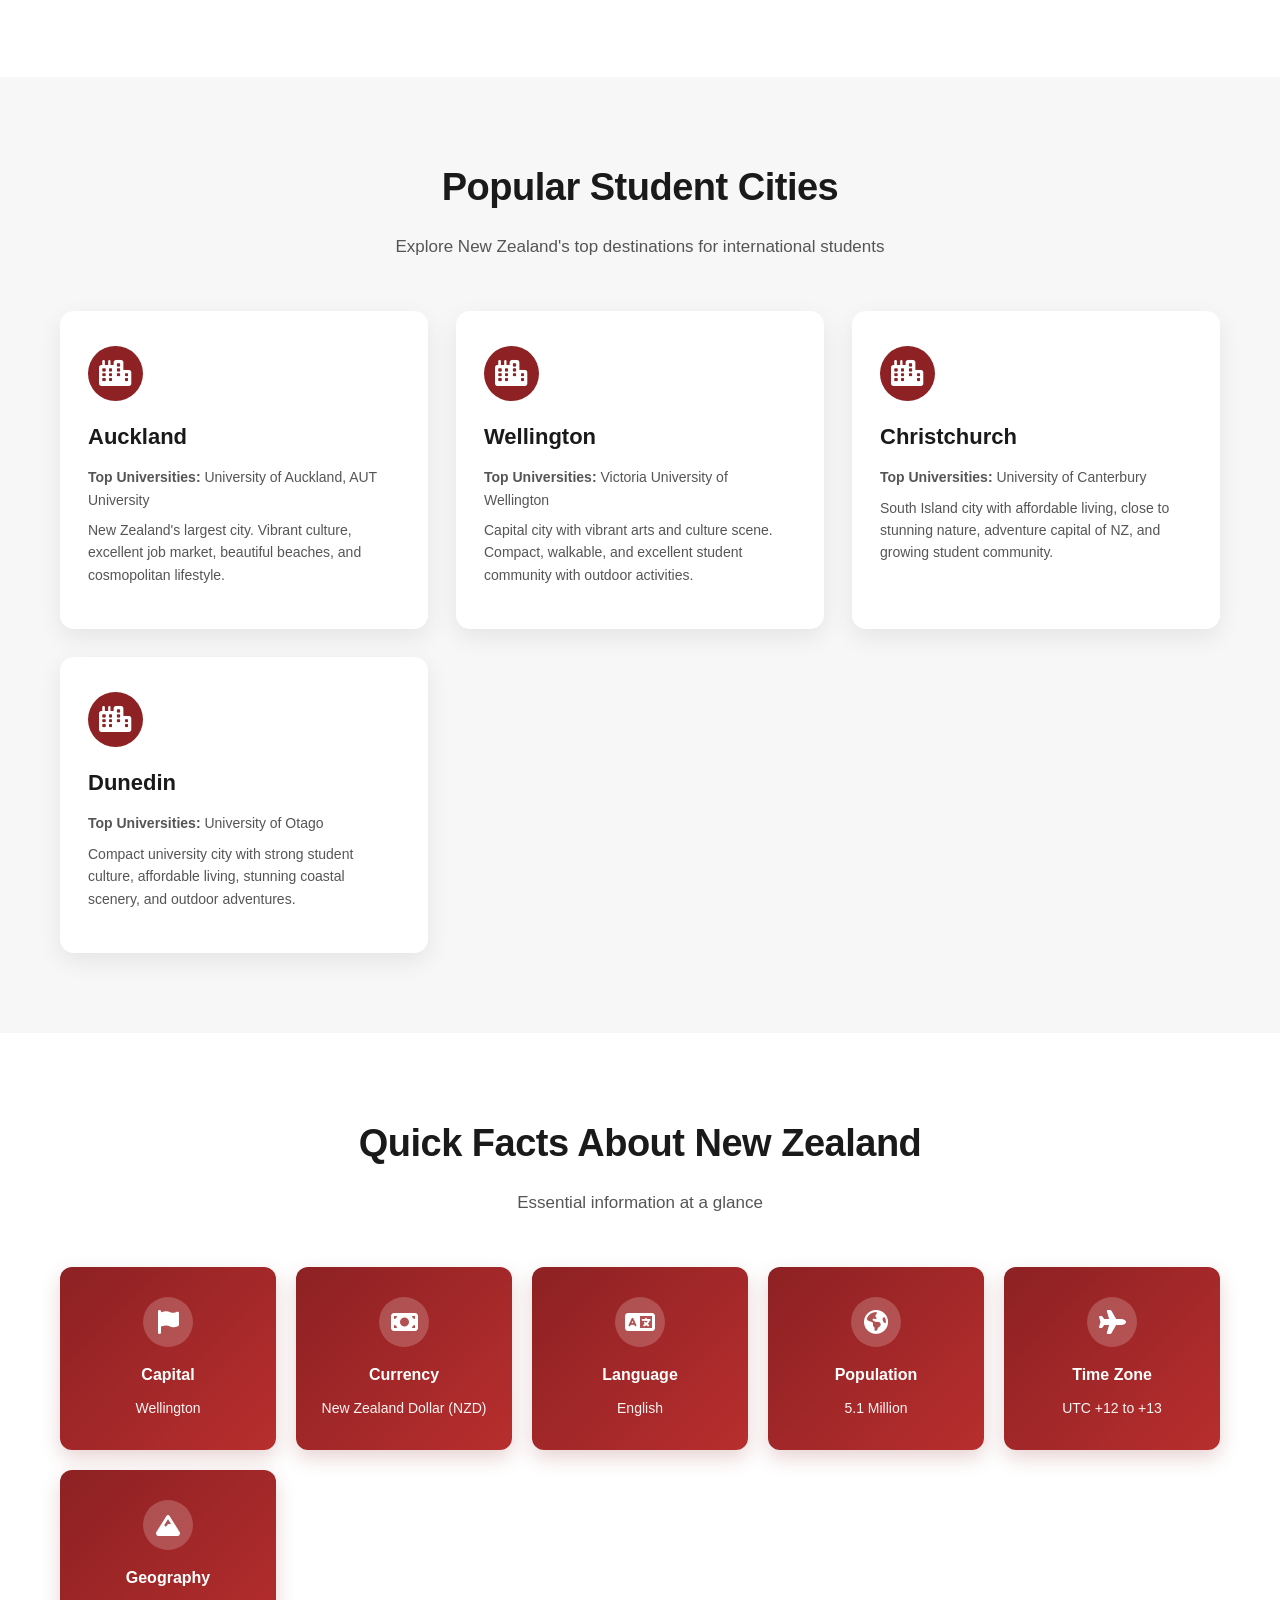
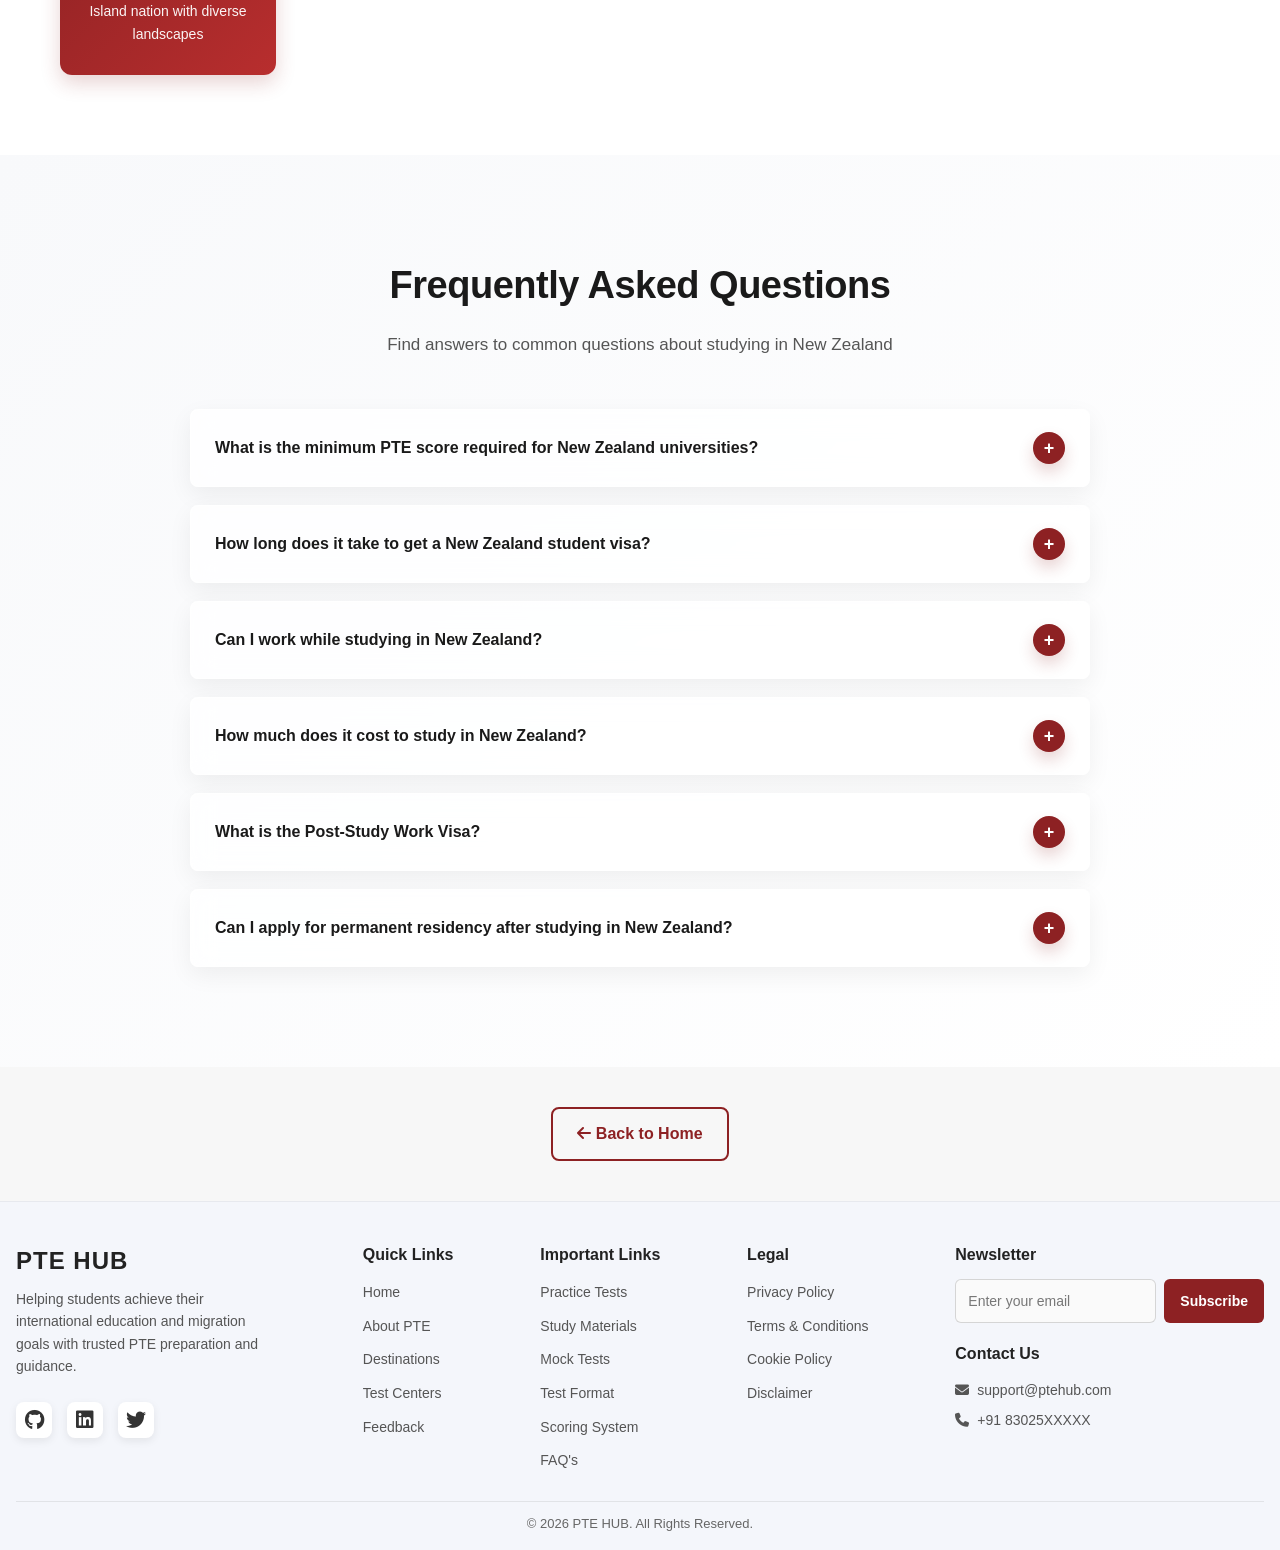
<file: pages/new-zealand.html>
<!doctype html>
<html lang="en">
  <head>
    <meta charset="UTF-8" />
    <meta name="viewport" content="width=device-width, initial-scale=1.0" />
    <title>Study in New Zealand | PTE Preparation & Study Abroad</title>

    <!-- Global Component Styles -->
    <link rel="stylesheet" href="../styles/css/style.css" />
    <link rel="stylesheet" href="../styles/css/navbar.css" />
    <link rel="stylesheet" href="../styles/css/footer.css" />
    <link rel="stylesheet" href="../styles/css/auth-popup.css" />
    <link rel="stylesheet" href="../styles/css/theme.css" />
    <link rel="stylesheet" href="../styles/css/new-zealand.css" />

    <link
      rel="stylesheet"
      href="https://cdnjs.cloudflare.com/ajax/libs/font-awesome/6.4.0/css/all.min.css"
    />
    <script src="../scripts/js/theme.js"></script>
  </head>
  <body>
    <!-- ================= HEADER (NAVBAR) ================= -->
    <header id="header">
      <div id="navbar-placeholder"></div>
    </header>

    <main>
      <!-- Hero Section with Background Image -->
      <section
        class="newzealand-hero"
        style="
          background-image: url(&quot;../assets/images/new-zealand.jpeg&quot;);
        "
      >
        <div class="newzealand-overlay">
          <div class="hero-content">
            <h1>Study in New Zealand</h1>
            <p>
              Quality education in a stunning country with practical work
              pathways and post-study opportunities
            </p>
            <a href="#universities" class="cta-button">Explore Universities</a>
          </div>
        </div>
      </section>

      <!-- Quick Navigation Menu -->
      <nav class="quick-nav">
        <div class="quick-nav-container">
          <h3 class="quick-nav-title">Quick Navigation</h3>
          <ul class="quick-nav-list">
            <li>
              <a href="#why-study"
                ><i class="fas fa-lightbulb"></i> Why Study</a
              >
            </li>
            <li>
              <a href="#universities"
                ><i class="fas fa-university"></i> Universities</a
              >
            </li>
            <li>
              <a href="#courses"><i class="fas fa-book"></i> Courses</a>
            </li>
            <li>
              <a href="#pte"><i class="fas fa-certificate"></i> PTE Info</a>
            </li>
            <li>
              <a href="#intakes"><i class="fas fa-calendar"></i> Intakes</a>
            </li>
            <li>
              <a href="#work"><i class="fas fa-briefcase"></i> Work</a>
            </li>
            <li>
              <a href="#visa"><i class="fas fa-passport"></i> Visa</a>
            </li>
            <li>
              <a href="#cost"><i class="fas fa-dollar-sign"></i> Cost</a>
            </li>
            <li>
              <a href="#scholarships"
                ><i class="fas fa-gift"></i> Scholarships</a
              >
            </li>
            <li>
              <a href="#cities"><i class="fas fa-map-pin"></i> Cities</a>
            </li>
            <li>
              <a href="#facts"><i class="fas fa-info-circle"></i> Facts</a>
            </li>
            <li>
              <a href="#faq"><i class="fas fa-question-circle"></i> FAQ</a>
            </li>
          </ul>
        </div>
      </nav>

      <!-- Why Study in New Zealand Section -->
      <section id="why-study" class="why-study">
        <div class="section-container">
          <div class="section-header">
            <h2>Why Study in New Zealand?</h2>
            <p>
              New Zealand offers quality education, stunning natural
              environment, and excellent work-study balance opportunities
            </p>
          </div>
          <div class="reasons-grid">
            <div class="reason-card">
              <i class="fas fa-award"></i>
              <h3>Quality Education</h3>
              <p>
                Universities ranked among the top 400 globally. Access quality
                education recognized and respected worldwide.
              </p>
            </div>
            <div class="reason-card">
              <i class="fas fa-globe"></i>
              <h3>Safe & Friendly</h3>
              <p>
                Consistently ranked among the safest countries. Welcoming
                culture and inclusive society for international students.
              </p>
            </div>
            <div class="reason-card">
              <i class="fas fa-briefcase"></i>
              <h3>Work While Studying</h3>
              <p>
                Work up to 20 hours/week during studies and full-time during
                breaks. Gain practical experience in your field.
              </p>
            </div>
            <div class="reason-card">
              <i class="fas fa-mountain"></i>
              <h3>Lifestyle & Nature</h3>
              <p>
                Stunning natural landscapes, outdoor adventure opportunities,
                and excellent work-life balance culture.
              </p>
            </div>
            <div class="reason-card">
              <i class="fas fa-arrow-right"></i>
              <h3>Post-Study Work</h3>
              <p>
                Access post-study work visas and pathways to permanent residency
                after graduation. Build your future in NZ.
              </p>
            </div>
            <div class="reason-card">
              <i class="fas fa-graduation-cap"></i>
              <h3>English-Medium Education</h3>
              <p>
                All programs taught in English. Ideal for international students
                seeking quality education in English-speaking country.
              </p>
            </div>
          </div>
        </div>
      </section>

      <!-- Top Universities Section -->
      <section id="universities" class="top-universities">
        <div class="section-container">
          <div class="section-header">
            <h2>Top Universities in New Zealand</h2>
            <p>
              Explore New Zealand's leading institutions recognized for academic
              excellence
            </p>
          </div>
          <div class="universities-grid">
            <div class="uni-card">
              <div class="uni-icon">
                <i class="fas fa-university"></i>
              </div>
              <h3>University of Auckland</h3>
              <p class="uni-location">Auckland, New Zealand</p>
              <p class="uni-desc">
                Ranked #85 globally. Excellence in engineering, business,
                medicine, and research programs.
              </p>
            </div>
            <div class="uni-card">
              <div class="uni-icon">
                <i class="fas fa-university"></i>
              </div>
              <h3>University of Otago</h3>
              <p class="uni-location">Dunedin, New Zealand</p>
              <p class="uni-desc">
                Ranked #206 globally. Strong in health sciences, medicine, and
                dental programs with research focus.
              </p>
            </div>
            <div class="uni-card">
              <div class="uni-icon">
                <i class="fas fa-university"></i>
              </div>
              <h3>Victoria University of Wellington</h3>
              <p class="uni-location">Wellington, New Zealand</p>
              <p class="uni-desc">
                Ranked #275 globally. Renowned for business, law, engineering,
                and creative arts programs.
              </p>
            </div>
            <div class="uni-card">
              <div class="uni-icon">
                <i class="fas fa-university"></i>
              </div>
              <h3>University of Canterbury</h3>
              <p class="uni-location">Christchurch, New Zealand</p>
              <p class="uni-desc">
                Ranked #258 globally. Leader in engineering, science, and
                business programs with modern facilities.
              </p>
            </div>
            <div class="uni-card">
              <div class="uni-icon">
                <i class="fas fa-university"></i>
              </div>
              <h3>Massey University</h3>
              <p class="uni-location">Palmerston North, New Zealand</p>
              <p class="uni-desc">
                Ranked #373 globally. Diverse programs in agriculture,
                engineering, business, and veterinary science.
              </p>
            </div>
            <div class="uni-card">
              <div class="uni-icon">
                <i class="fas fa-university"></i>
              </div>
              <h3>AUT University</h3>
              <p class="uni-location">Auckland, New Zealand</p>
              <p class="uni-desc">
                Ranked #442 globally. Practical focus on business, engineering,
                technology, and applied programs.
              </p>
            </div>
          </div>
        </div>
      </section>

      <!-- Popular Courses Section -->
      <section id="courses" class="popular-courses">
        <div class="section-container">
          <div class="section-header">
            <h2>Popular Courses in New Zealand</h2>
            <p>Study in-demand fields with strong job market prospects</p>
          </div>
          <div class="courses-grid">
            <div class="course-card">
              <i class="fas fa-laptop-code"></i>
              <h3>Information Technology</h3>
              <p>
                Software development, cybersecurity, cloud computing, and web
                development with growing tech sector.
              </p>
            </div>
            <div class="course-card">
              <i class="fas fa-chart-line"></i>
              <h3>Business & Commerce</h3>
              <p>
                Business management, accounting, finance, and entrepreneurship
                programs with strong employment rates.
              </p>
            </div>
            <div class="course-card">
              <i class="fas fa-hammer"></i>
              <h3>Engineering</h3>
              <p>
                Civil, mechanical, electrical, and software engineering with
                hands-on learning and practical experience.
              </p>
            </div>
            <div class="course-card">
              <i class="fas fa-flask"></i>
              <h3>Health Sciences</h3>
              <p>
                Nursing, medicine, pharmacy, and allied health programs with
                clinical training opportunities.
              </p>
            </div>
            <div class="course-card">
              <i class="fas fa-leaf"></i>
              <h3>Agriculture & Environment</h3>
              <p>
                Agriculture, horticulture, and environmental science programs
                leveraging NZ's primary industry.
              </p>
            </div>
            <div class="course-card">
              <i class="fas fa-palette"></i>
              <h3>Creative Industries</h3>
              <p>
                Design, media, film, and creative arts with world-class
                facilities and industry connections.
              </p>
            </div>
          </div>
        </div>
      </section>

      <!-- PTE Academic in New Zealand Section -->
      <section id="pte" class="pte-section">
        <div class="section-container">
          <div class="section-header">
            <h2>PTE Academic in New Zealand</h2>
            <p>
              Your pathway to New Zealand universities and professional success
            </p>
          </div>
          <div class="pte-content">
            <div class="pte-card">
              <div class="pte-icon">
                <i class="fas fa-check-circle"></i>
              </div>
              <h3>University Admissions</h3>
              <p>
                PTE is accepted by all major New Zealand universities as proof
                of English proficiency. Most universities require a minimum PTE
                score of 50-58 for undergraduate programs.
              </p>
            </div>
            <div class="pte-card">
              <div class="pte-icon">
                <i class="fas fa-passport"></i>
              </div>
              <h3>Student Visa Requirements</h3>
              <p>
                New Zealand Immigration accepts PTE for Student Visa
                applications. PTE scores are valid for 3 years and recognized by
                Immigration New Zealand.
              </p>
            </div>
            <div class="pte-card">
              <div class="pte-icon">
                <i class="fas fa-star"></i>
              </div>
              <h3>Widely Accepted</h3>
              <p>
                PTE is accepted by 3,000+ institutions worldwide, including all
                major New Zealand universities and professional bodies across
                New Zealand.
              </p>
            </div>
            <div class="pte-card">
              <div class="pte-icon">
                <i class="fas fa-tachometer-alt"></i>
              </div>
              <h3>Quick Results</h3>
              <p>
                Get your PTE results within 5 business days. Fast turnaround
                helps you apply to universities without delays and secure
                admission quickly.
              </p>
            </div>
          </div>
        </div>
      </section>

      <!-- Intakes Section -->
      <section id="intakes" class="intakes-section">
        <div class="section-container">
          <div class="section-header">
            <h2>University Intake Dates</h2>
            <p>
              Plan your application timeline around New Zealand's main intake
              periods
            </p>
          </div>
          <div class="intakes-timeline">
            <div class="intake-item">
              <div class="intake-month">February</div>
              <div class="intake-details">
                <h3>Summer Intake</h3>
                <p>
                  Primary intake for most programs. Application deadlines
                  typically fall in September-November of previous year.
                </p>
              </div>
            </div>
            <div class="intake-item">
              <div class="intake-month">July</div>
              <div class="intake-details">
                <h3>Winter Intake</h3>
                <p>
                  Secondary intake for many courses. Application deadlines
                  usually in March-May. Limited course availability.
                </p>
              </div>
            </div>
            <div class="intake-item">
              <div class="intake-month">November</div>
              <div class="intake-details">
                <h3>Autumn Intake (Limited)</h3>
                <p>
                  Offered by select universities. Mostly for postgraduate
                  programs and some undergraduate courses. Limited options.
                </p>
              </div>
            </div>
          </div>
        </div>
      </section>

      <!-- Work Opportunities Section -->
      <section id="work" class="work-section">
        <div class="section-container">
          <div class="section-header">
            <h2>Work Opportunities for Students</h2>
            <p>
              Balance studies with valuable work experience and earn while you
              learn
            </p>
          </div>
          <div class="work-grid">
            <div class="work-card">
              <i class="fas fa-clock"></i>
              <h3>Part-Time Work</h3>
              <p>
                Student visa holders can work up to 20 hours per week during
                studies and full-time during official breaks. Minimum wage is
                approximately NZD $22.70/hour.
              </p>
            </div>
            <div class="work-card">
              <i class="fas fa-briefcase"></i>
              <h3>Internships & Placements</h3>
              <p>
                Many programs include internships and work placements. Gain
                industry experience, build professional networks, and enhance
                your CV.
              </p>
            </div>
            <div class="work-card">
              <i class="fas fa-rocket"></i>
              <h3>Graduate Programs</h3>
              <p>
                After completing your degree, access graduate recruitment
                programs from employers. Accelerate your career in your chosen
                field.
              </p>
            </div>
            <div class="work-card">
              <i class="fas fa-globe"></i>
              <h3>Post-Study Work Visa</h3>
              <p>
                Upon graduation, you may be eligible for 1-3 years post-study
                work visa. Build your career and apply for permanent residency.
              </p>
            </div>
          </div>
        </div>
      </section>

      <!-- Student Visa Section -->
      <section id="visa" class="visa-section">
        <div class="section-container">
          <div class="section-header">
            <h2>Student Visa Information</h2>
            <p>Everything you need to know about New Zealand student visas</p>
          </div>
          <div class="visa-content">
            <div class="visa-box">
              <h3>Student Visa Basics</h3>
              <p>
                Required to study at approved New Zealand institutions as an
                international student. Allows you to study full-time and work
                part-time.
              </p>
            </div>
            <div class="visa-box">
              <h3>Key Requirements</h3>
              <ul>
                <li>Offer of place from an approved educational institution</li>
                <li>Proof of English proficiency (PTE, IELTS, TOEFL)</li>
                <li>
                  Evidence of financial capacity (NZD $15,000-$20,000/year)
                </li>
                <li>Medical examination (if required)</li>
                <li>Police clearance (if applicable)</li>
              </ul>
            </div>
            <div class="visa-box">
              <h3>Processing Time</h3>
              <p>
                Student visa applications are typically processed within 2-4
                weeks for most countries. Apply 2-3 months before your intended
                start date for timely approval.
              </p>
            </div>
            <div class="visa-box">
              <h3>Visa Validity</h3>
              <p>
                Student visas are valid for the duration of your course plus 6
                months. After graduation, you may be eligible for a Post-Study
                Work Visa.
              </p>
            </div>
          </div>
        </div>
      </section>

      <!-- Cost of Living Section -->
      <section id="cost" class="cost-section">
        <div class="section-container">
          <div class="section-header">
            <h2>Cost of Living in New Zealand</h2>
            <p>Budget planning for international students</p>
          </div>
          <div class="cost-grid">
            <div class="cost-card">
              <i class="fas fa-home"></i>
              <h3>Accommodation</h3>
              <div class="cost-amount">NZD $150-300/week</div>
              <p>
                On-campus halls, flat shares, or private rentals in
                student-friendly areas.
              </p>
            </div>
            <div class="cost-card">
              <i class="fas fa-utensils"></i>
              <h3>Food & Groceries</h3>
              <div class="cost-amount">NZD $50-100/week</div>
              <p>Budget dining, self-catering, and occasional eating out.</p>
            </div>
            <div class="cost-card">
              <i class="fas fa-bus"></i>
              <h3>Transportation</h3>
              <div class="cost-amount">NZD $30-60/week</div>
              <p>
                Student concession passes offer discounts on public transport in
                major cities.
              </p>
            </div>
            <div class="cost-card">
              <i class="fas fa-heartbeat"></i>
              <h3>Health & Insurance</h3>
              <div class="cost-amount">NZD $200-600/year</div>
              <p>
                Access to student health services and optional comprehensive
                insurance coverage.
              </p>
            </div>
            <div class="cost-card">
              <i class="fas fa-book"></i>
              <h3>Books & Supplies</h3>
              <div class="cost-amount">NZD $30-80/week</div>
              <p>
                Study materials, textbooks, and university supplies (varies by
                program).
              </p>
            </div>
            <div class="cost-card">
              <i class="fas fa-smile"></i>
              <h3>Entertainment</h3>
              <div class="cost-amount">NZD $50-100/week</div>
              <p>
                Social activities, outdoor adventures, and exploring New
                Zealand's beauty.
              </p>
            </div>
          </div>
          <div class="cost-summary">
            <p>
              <strong>Total Annual Tuition: NZD $15,000-$25,000</strong>
              depending on program and university.
              <strong>Total Monthly Living Costs: NZD $800-$1,400</strong> (more
              affordable than Australia/Canada)
            </p>
          </div>
        </div>
      </section>

      <!-- Scholarships Section -->
      <section id="scholarships" class="scholarships-section">
        <div class="section-container">
          <div class="section-header">
            <h2>Scholarships & Financial Aid</h2>
            <p>Reduce your study costs with available scholarships</p>
          </div>
          <div class="scholarships-grid">
            <div class="scholarship-card">
              <div class="scholarship-badge">University</div>
              <h3>University Merit Scholarships</h3>
              <p>
                Most New Zealand universities offer merit-based scholarships for
                high-achieving international students. Can cover 25-100% of
                tuition fees.
              </p>
            </div>
            <div class="scholarship-card">
              <div class="scholarship-badge">Government</div>
              <h3>New Zealand Aid Scholarships</h3>
              <p>
                Government-funded scholarships for international students from
                developing nations. Competitive selection process with
                significant awards.
              </p>
            </div>
            <div class="scholarship-card">
              <div class="scholarship-badge">Program</div>
              <h3>Subject-Based Awards</h3>
              <p>
                Specific scholarships for STEM, business, health sciences, and
                agriculture. May include research funding and internship
                opportunities.
              </p>
            </div>
            <div class="scholarship-card">
              <div class="scholarship-badge">Private</div>
              <h3>Private Foundation Grants</h3>
              <p>
                Various NGOs and private organizations offer scholarships.
                Research to find opportunities matching your background and
                field.
              </p>
            </div>
          </div>
        </div>
      </section>

      <!-- Popular Cities Section -->
      <section id="cities" class="cities-section">
        <div class="section-container">
          <div class="section-header">
            <h2>Popular Student Cities</h2>
            <p>
              Explore New Zealand's top destinations for international students
            </p>
          </div>
          <div class="cities-grid">
            <div class="city-card">
              <div class="city-icon">
                <i class="fas fa-city"></i>
              </div>
              <h3>Auckland</h3>
              <p>
                <strong>Top Universities:</strong> University of Auckland, AUT
                University
              </p>
              <p>
                New Zealand's largest city. Vibrant culture, excellent job
                market, beautiful beaches, and cosmopolitan lifestyle.
              </p>
            </div>
            <div class="city-card">
              <div class="city-icon">
                <i class="fas fa-city"></i>
              </div>
              <h3>Wellington</h3>
              <p>
                <strong>Top Universities:</strong> Victoria University of
                Wellington
              </p>
              <p>
                Capital city with vibrant arts and culture scene. Compact,
                walkable, and excellent student community with outdoor
                activities.
              </p>
            </div>
            <div class="city-card">
              <div class="city-icon">
                <i class="fas fa-city"></i>
              </div>
              <h3>Christchurch</h3>
              <p><strong>Top Universities:</strong> University of Canterbury</p>
              <p>
                South Island city with affordable living, close to stunning
                nature, adventure capital of NZ, and growing student community.
              </p>
            </div>
            <div class="city-card">
              <div class="city-icon">
                <i class="fas fa-city"></i>
              </div>
              <h3>Dunedin</h3>
              <p><strong>Top Universities:</strong> University of Otago</p>
              <p>
                Compact university city with strong student culture, affordable
                living, stunning coastal scenery, and outdoor adventures.
              </p>
            </div>
          </div>
        </div>
      </section>

      <!-- Quick Facts Section -->
      <section id="facts" class="facts-section">
        <div class="section-container">
          <div class="section-header">
            <h2>Quick Facts About New Zealand</h2>
            <p>Essential information at a glance</p>
          </div>
          <div class="facts-grid">
            <div class="fact-card">
              <div class="fact-icon">
                <i class="fas fa-flag"></i>
              </div>
              <h3>Capital</h3>
              <p>Wellington</p>
            </div>
            <div class="fact-card">
              <div class="fact-icon">
                <i class="fas fa-money-bill"></i>
              </div>
              <h3>Currency</h3>
              <p>New Zealand Dollar (NZD)</p>
            </div>
            <div class="fact-card">
              <div class="fact-icon">
                <i class="fas fa-language"></i>
              </div>
              <h3>Language</h3>
              <p>English</p>
            </div>
            <div class="fact-card">
              <div class="fact-icon">
                <i class="fas fa-globe-americas"></i>
              </div>
              <h3>Population</h3>
              <p>5.1 Million</p>
            </div>
            <div class="fact-card">
              <div class="fact-icon">
                <i class="fas fa-plane"></i>
              </div>
              <h3>Time Zone</h3>
              <p>UTC +12 to +13</p>
            </div>
            <div class="fact-card">
              <div class="fact-icon">
                <i class="fas fa-mountain"></i>
              </div>
              <h3>Geography</h3>
              <p>Island nation with diverse landscapes</p>
            </div>
          </div>
        </div>
      </section>

      <!-- FAQ Section -->
      <section id="faq" class="faq-section">
        <div class="section-container">
          <div class="section-header">
            <h2>Frequently Asked Questions</h2>
            <p>
              Find answers to common questions about studying in New Zealand
            </p>
          </div>
          <div class="faq-list">
            <div class="faq-item">
              <button class="faq-question">
                What is the minimum PTE score required for New Zealand
                universities?
                <span>+</span>
              </button>
              <div class="faq-answer">
                <p>
                  Most New Zealand universities require a PTE Academic score of
                  50-58 for undergraduate programs and 54-62 for postgraduate
                  programs. Some universities may require higher scores. Check
                  specific university requirements as they vary by institution
                  and program.
                </p>
              </div>
            </div>
            <div class="faq-item">
              <button class="faq-question">
                How long does it take to get a New Zealand student visa?
                <span>+</span>
              </button>
              <div class="faq-answer">
                <p>
                  New Zealand student visas are typically processed within 2-4
                  weeks for eligible applicants. However, this can vary by
                  country. It's recommended to apply 2-3 months before your
                  intended start date to allow sufficient processing time.
                </p>
              </div>
            </div>
            <div class="faq-item">
              <button class="faq-question">
                Can I work while studying in New Zealand?
                <span>+</span>
              </button>
              <div class="faq-answer">
                <p>
                  Yes! International students can work up to 20 hours per week
                  during their studies and full-time during official university
                  breaks. This helps offset living expenses and provides
                  valuable New Zealand work experience.
                </p>
              </div>
            </div>
            <div class="faq-item">
              <button class="faq-question">
                How much does it cost to study in New Zealand?
                <span>+</span>
              </button>
              <div class="faq-answer">
                <p>
                  Tuition fees range from NZD $15,000-$25,000 per year depending
                  on the university and program. Living expenses average NZD
                  $800-$1,400 per month. New Zealand has lower costs than
                  Australia and Canada, making it an affordable option.
                </p>
              </div>
            </div>
            <div class="faq-item">
              <button class="faq-question">
                What is the Post-Study Work Visa?
                <span>+</span>
              </button>
              <div class="faq-answer">
                <p>
                  A Post-Study Work Visa allows graduates to work in New Zealand
                  after completing their studies. Duration depends on
                  qualification level: typically 1-3 years. This work experience
                  can help you transition to permanent residency.
                </p>
              </div>
            </div>
            <div class="faq-item">
              <button class="faq-question">
                Can I apply for permanent residency after studying in New
                Zealand?
                <span>+</span>
              </button>
              <div class="faq-answer">
                <p>
                  Yes! International graduates can apply for permanent residency
                  through various pathways. Studying in New Zealand provides
                  work experience and local qualifications that support
                  residency applications under the Essential Skills
                  requirements.
                </p>
              </div>
            </div>
          </div>
        </div>
      </section>

      <!-- Back to Home Button -->
      <div class="back-to-home">
        <a href="../index.html" class="back-button">
          <i class="fas fa-arrow-left"></i> Back to Home
        </a>
      </div>
    </main>

    <!-- ================= FOOTER & POPUP PLACEHOLDERS ================= -->
    <div id="footer-placeholder"></div>
    <div id="auth-popup-placeholder"></div>

    <!-- ================= SCRIPTS ================= -->
    <script src="../scripts/js/navbar.js"></script>
    <script src="../scripts/js/footer.js"></script>
    <script src="../scripts/js/script.js"></script>
    <script src="../scripts/js/auth-popup.js"></script>

    <script>
      // FAQ Accordion
      const faqItems = document.querySelectorAll(".faq-item");
      faqItems.forEach((item) => {
        const question = item.querySelector(".faq-question");
        question.addEventListener("click", () => {
          item.classList.toggle("active");
        });
      });

      // Smooth scroll to sections
      document.querySelectorAll('a[href^="#"]').forEach((anchor) => {
        anchor.addEventListener("click", function (e) {
          e.preventDefault();
          const target = document.querySelector(this.getAttribute("href"));
          if (target) {
            target.scrollIntoView({ behavior: "smooth" });
          }
        });
      });

      // Highlight active nav item on scroll
      const quickNavLinks = document.querySelectorAll(".quick-nav-list a");
      const sections = document.querySelectorAll("section[id]");

      window.addEventListener("scroll", () => {
        let current = "";
        sections.forEach((section) => {
          const sectionTop = section.offsetTop;
          const sectionHeight = section.clientHeight;
          if (pageYOffset >= sectionTop - 200) {
            current = section.getAttribute("id");
          }
        });
        quickNavLinks.forEach((link) => {
          link.classList.remove("active");
          if (link.getAttribute("href").slice(1) === current) {
            link.classList.add("active");
          }
        });
      });
    </script>
  </body>
</html>
</file>
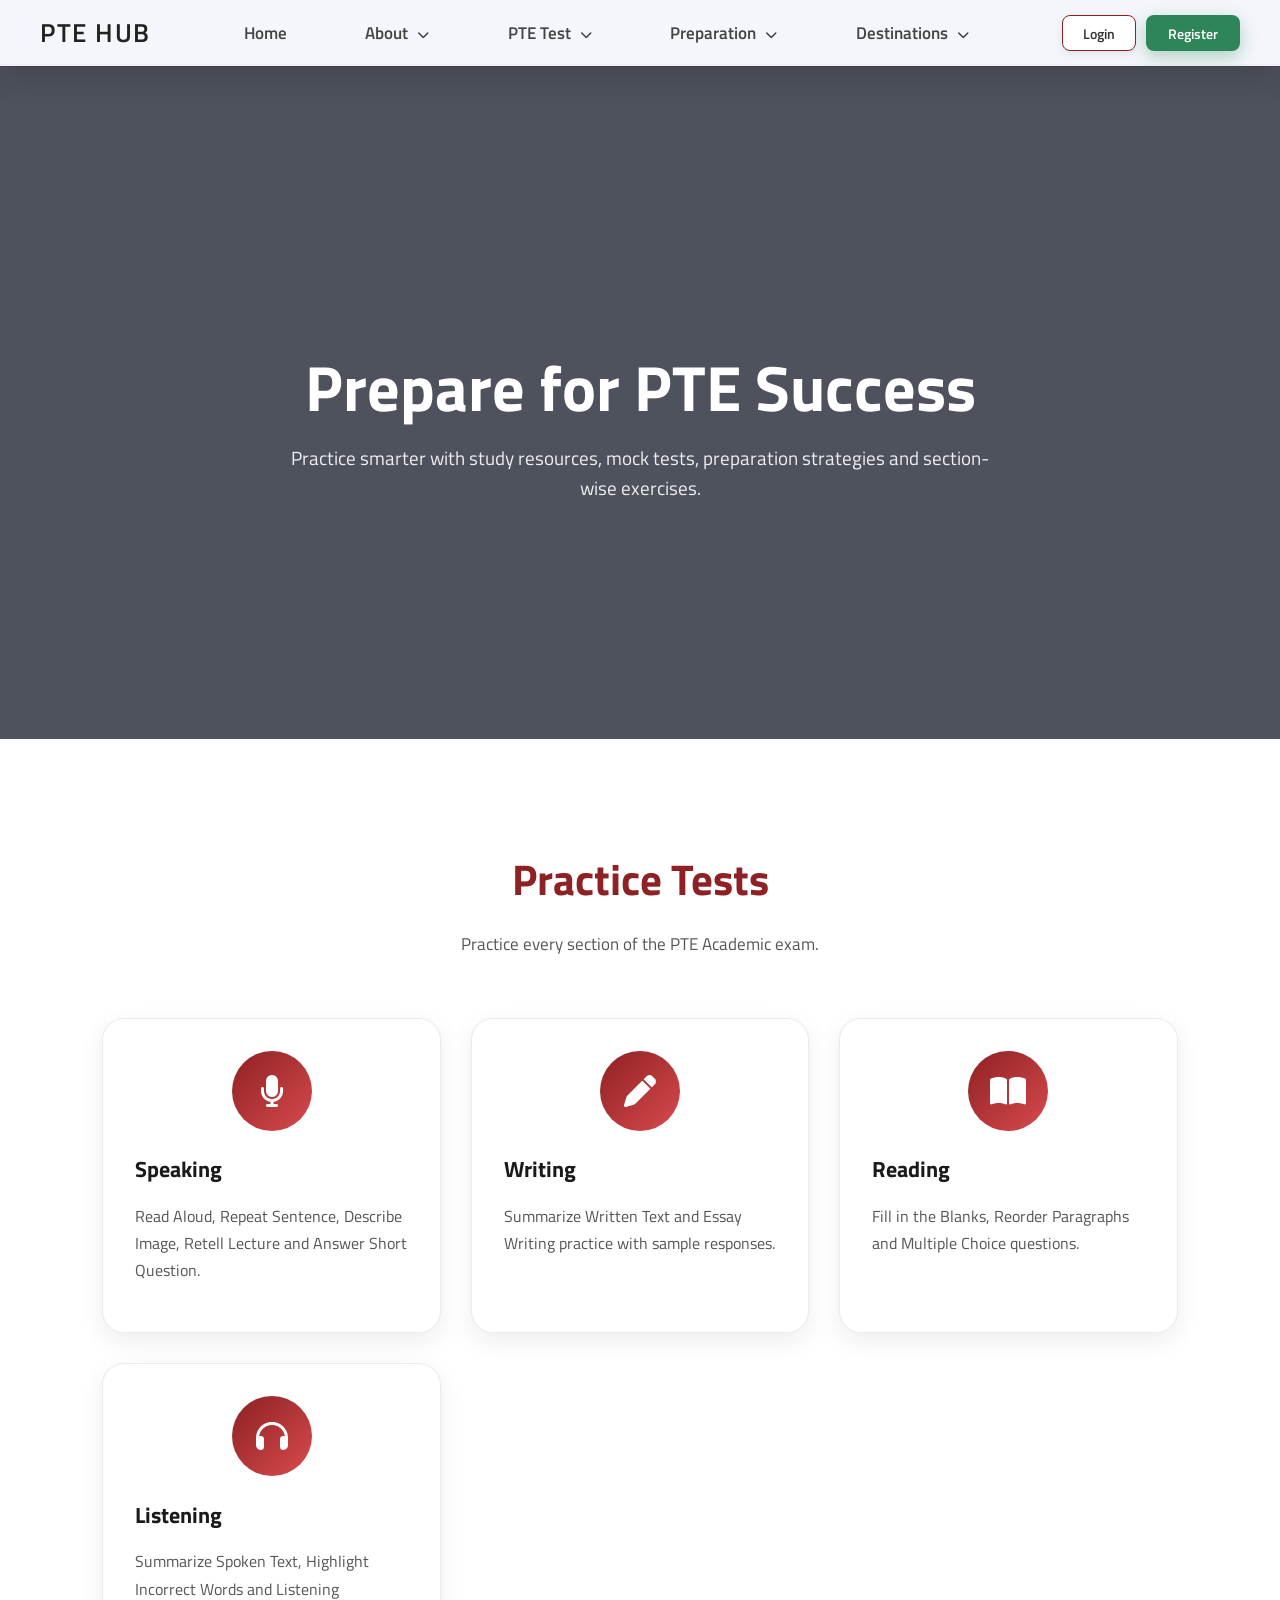
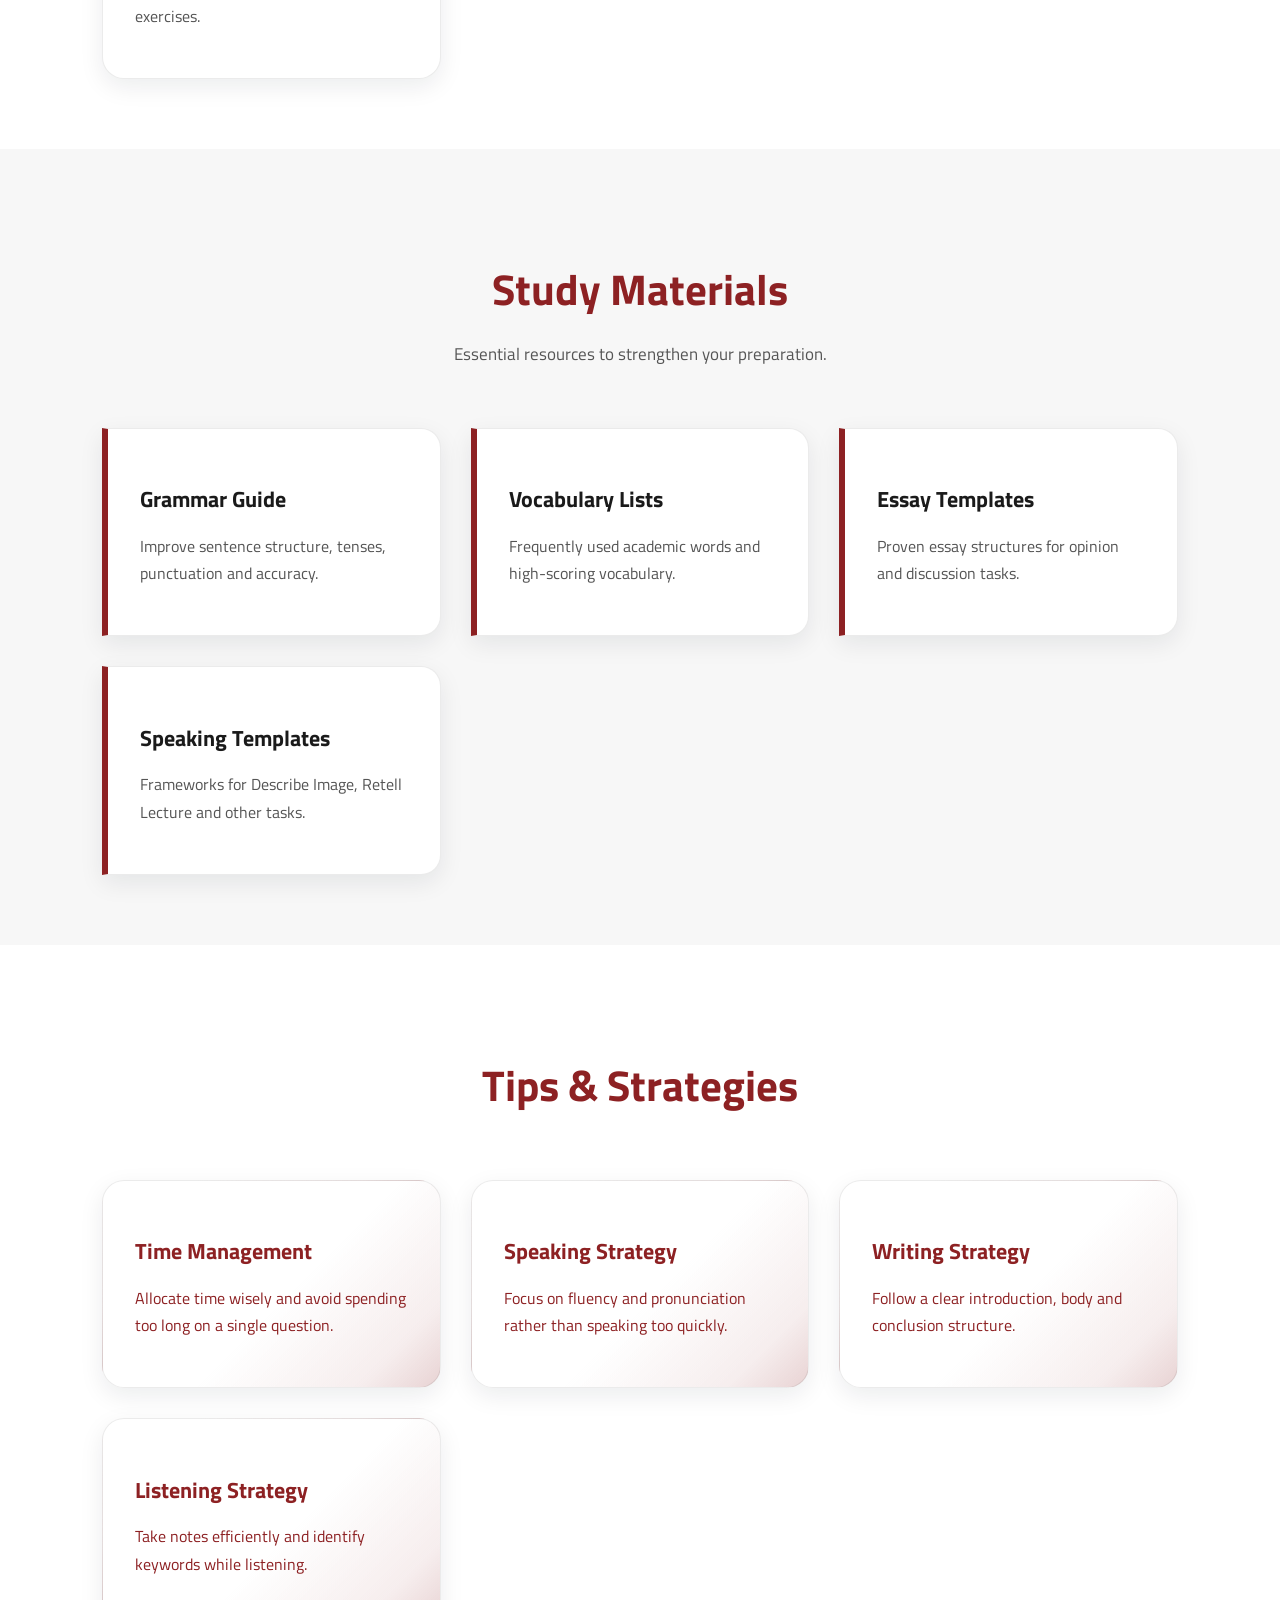
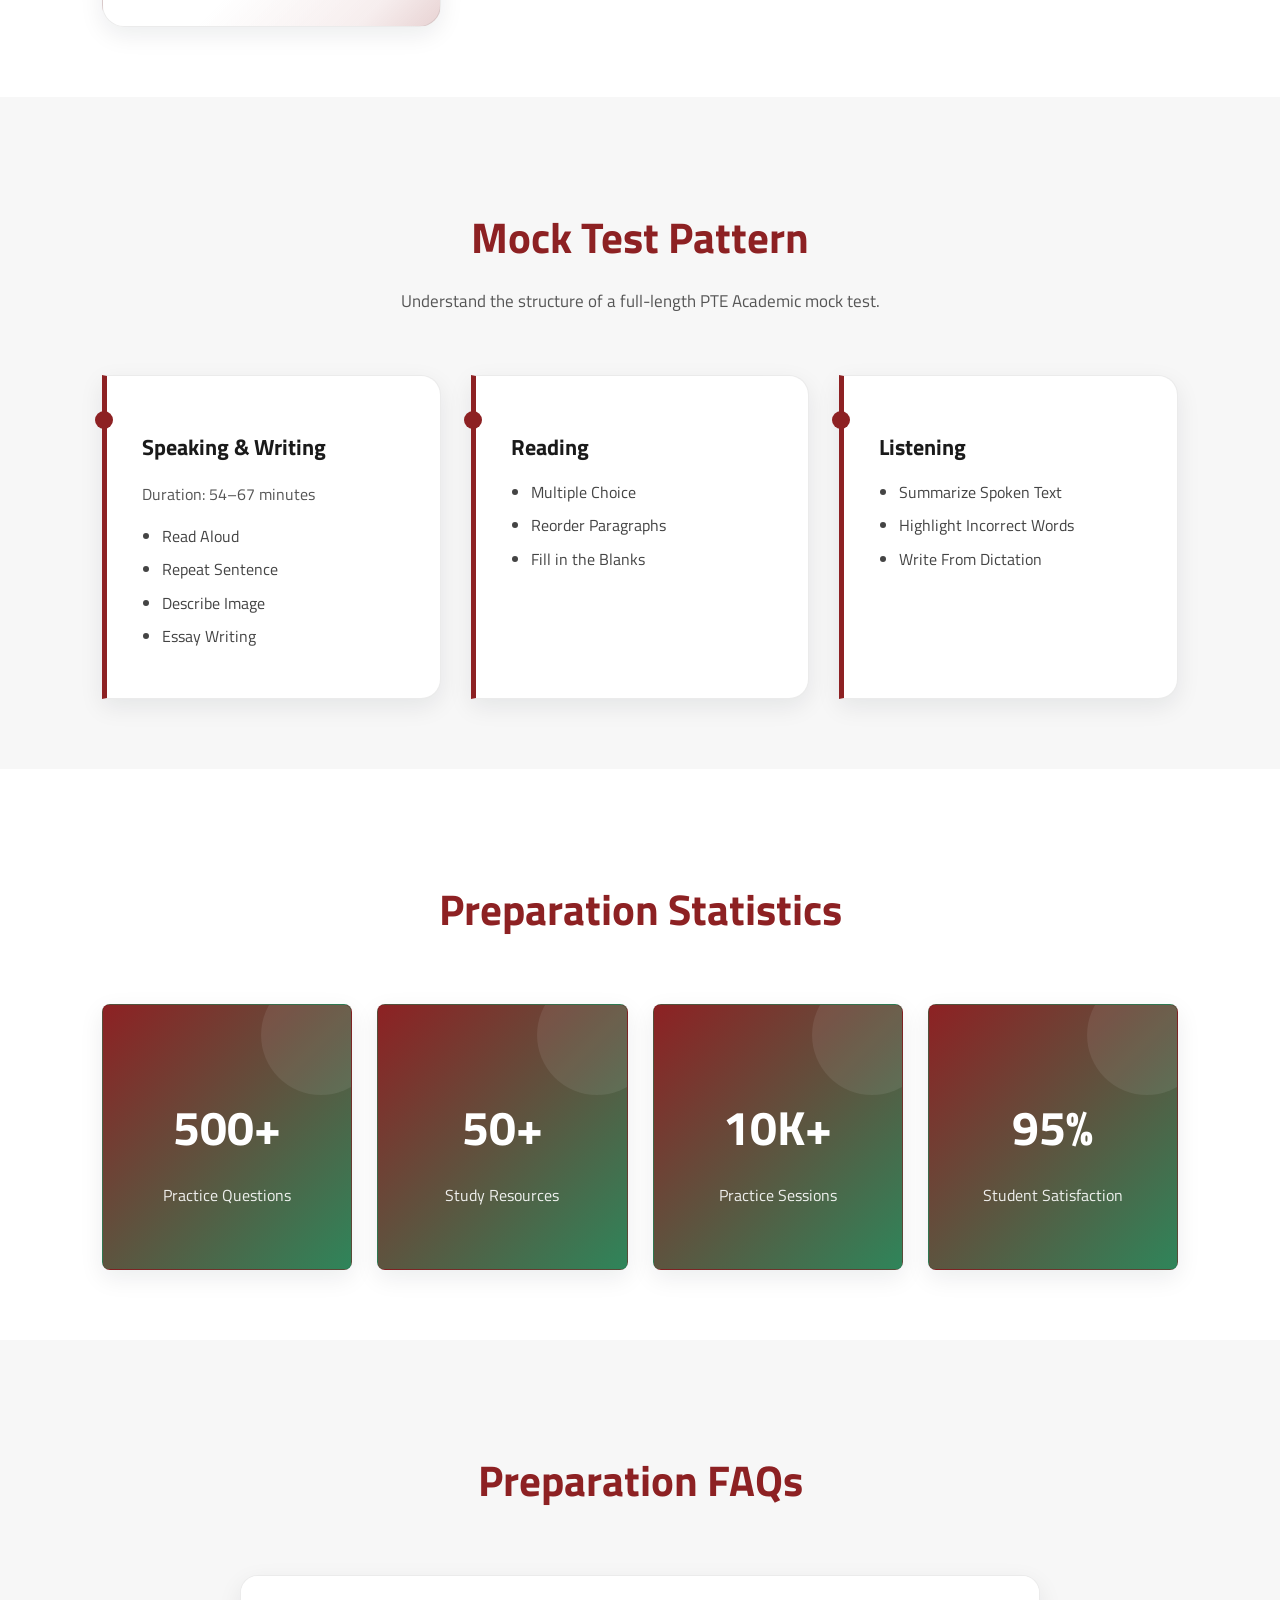
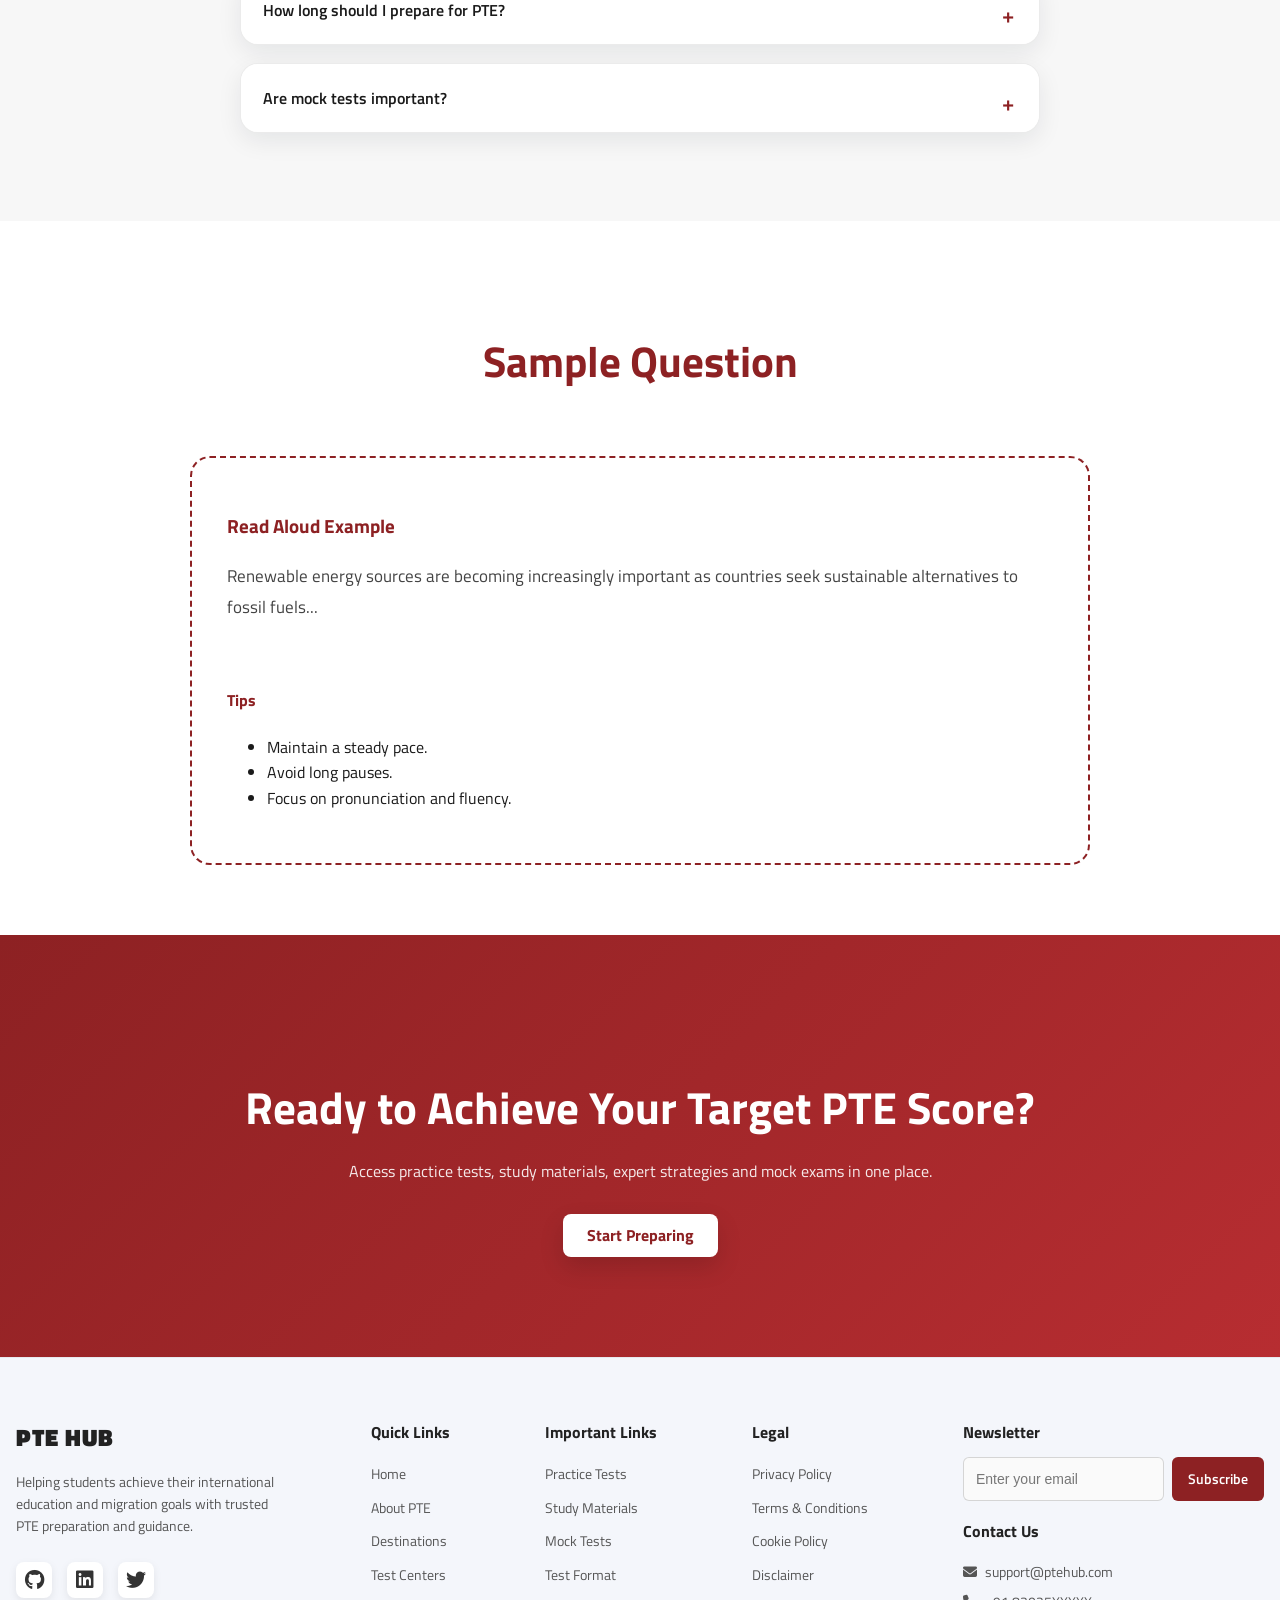
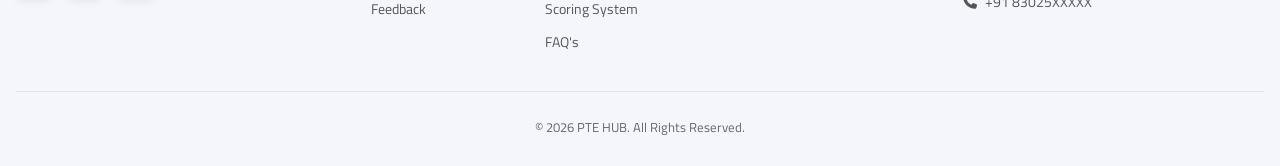
<file: pages/preparation.html>
<!DOCTYPE html>
<html lang="en">

<head>
    <meta charset="UTF-8" />
    <meta name="viewport" content="width=device-width, initial-scale=1.0" />
    <title>PTE Preparation | PTE HUB</title>

    <!-- Google Fonts -->
    <link rel="preconnect" href="https://fonts.googleapis.com" />
    <link rel="preconnect" href="https://fonts.gstatic.com" crossorigin />
    <link href="https://fonts.googleapis.com/css2?family=Titillium+Web:ital,wght@0,200;0,300;0,400;0,600;0,700;0,900;1,200;1,300;1,400;1,600;1,700&display=swap" rel="stylesheet" />

    <!-- Global Stylesheets -->
    <link rel="stylesheet" href="../styles/css/style.css" />
    <link rel="stylesheet" href="../styles/css/navbar.css" />
    <link rel="stylesheet" href="../styles/css/footer.css" />
    <link rel="stylesheet" href="../styles/css/auth-popup.css" />
    <link rel="stylesheet" href="../styles/css/theme.css" />

    <!-- Font Awesome -->
    <link rel="stylesheet" href="https://cdnjs.cloudflare.com/ajax/libs/font-awesome/6.5.1/css/all.min.css" />

    <!-- Theme initialisation -->
    <script src="../scripts/js/theme.js"></script>

    <style>
        /* ===== PREPARATION PAGE CUSTOM STYLES ===== */
        /* All colours use theme variables, so dark mode works automatically */

        .prep-hero {
            min-height: 75vh;
            display: flex;
            justify-content: center;
            align-items: center;
            text-align: center;
            padding: 40px 20px;
            background:
                linear-gradient(rgba(10, 15, 30, 0.72),
                    rgba(10, 15, 30, 0.72)),
                url("https://images.unsplash.com/photo-1434030216411-0b793f4b4173");
            background-size: cover;
            background-position: center;
            position: relative;
        }

        .prep-hero div {
            max-width: 850px;
        }

        .prep-hero h1 {
            color: #fff;
            font-size: clamp(2.4rem, 6vw, 4rem);
            font-weight: 700;
            margin-bottom: 20px;
            line-height: 1.1;
        }

        .prep-hero p {
            color: rgba(255, 255, 255, .9);
            font-size: clamp(1rem, 2vw, 1.2rem);
            max-width: 700px;
            margin: auto;
        }

        /* Common sections */
        .prep-section {
            padding: 70px 8%;
        }

        .prep-section .section-heading {
            text-align: center;
            margin-bottom: 60px;
        }

        .prep-section .section-heading h2 {
            font-size: clamp(2rem, 4vw, 2.7rem);
            color: var(--accent, #8d2123);
            margin-bottom: 10px;
        }

        .prep-section .section-heading p {
            color: var(--text-muted, #6b7280);
            font-size: 1.05rem;
        }

        .prep-grid {
            display: grid;
            grid-template-columns: repeat(auto-fit, minmax(280px, 1fr));
            gap: 30px;
        }

        .prep-card {
            background: var(--bg-card, #fff);
            padding: 32px;
            border-radius: 22px;
            transition: transform 0.35s ease, box-shadow 0.35s ease;
            box-shadow: var(--shadow-soft, 0 10px 30px rgba(0, 0, 0, 0.08));
            border: 1px solid var(--border-card, transparent);
        }

        .prep-card:hover {
            transform: translateY(-8px);
            box-shadow: var(--shadow-lift, 0 20px 40px rgba(0, 0, 0, 0.12));
        }

        .prep-card h3 {
            color: var(--text-primary, #111827);
            margin-bottom: 10px;
            font-size: 1.35rem;
        }

        .prep-card p {
            color: var(--text-muted, #6b7280);
            line-height: 1.7;
        }

        .prep-card ul {
            padding-left: 20px;
            margin-top: 15px;
        }

        .prep-card li {
            margin-bottom: 8px;
            color: var(--text-secondary, #4b5563);
        }

        /* Practice tests – icon circles */
        .prep-card .card-icon {
            width: 80px;
            height: 80px;
            margin: 0 auto 20px;
            display: flex;
            align-items: center;
            justify-content: center;
            border-radius: 50%;
            background: linear-gradient(135deg, var(--accent, #8d2123), #d84a4d);
            color: white;
            font-size: 2rem;
        }

        /* Study materials – left border accent */
        .prep-card.border-left {
            border-left: 6px solid var(--accent, #8d2123);
            border-radius: 0 20px 20px 0;
        }

        /* Tips & Strategies – gradient background (light theme) */
        .prep-card.gradient-bg {
            background: linear-gradient(135deg,
                    var(--bg-card, #fff) 0%,
                    var(--bg-card, #fff) 55%,
                    rgba(141, 33, 35, 0.08) 85%,
                    var(--accent, #8d2123) 200%);
            color: var(--accent, #8d2123);
        }

        .prep-card.gradient-bg h3,
        .prep-card.gradient-bg p {
            color: var(--accent, #8d2123);
        }

        /* Mock tests – left border with dot */
        .prep-card.mock-card {
            position: relative;
            border-left: 5px solid var(--accent, #8d2123);
            border-radius: 0 20px 20px 0;
            padding-left: 35px;
        }

        .prep-card.mock-card::before {
            content: "";
            position: absolute;
            width: 18px;
            height: 18px;
            background: var(--accent, #8d2123);
            border-radius: 50%;
            left: -12px;
            top: 35px;
        }

        /* Sample question card */
        .prep-sample {
            background: var(--bg-card, #fffef8);
            border: 2px dashed var(--accent, #8d2123);
            border-radius: 20px;
            padding: 35px;
            max-width: 900px;
            margin: 0 auto;
            box-shadow: none;
        }

        .prep-sample h3,
        .prep-sample h4 {
            color: var(--accent, #8d2123);
        }

        .prep-sample p {
            font-size: 1.05rem;
            line-height: 1.9;
            color: var(--text-secondary, #4b5563);
        }

        /* Stats cards */
        .prep-stats {
            display: grid;
            grid-template-columns: repeat(auto-fit, minmax(220px, 1fr));
            gap: 25px;
        }

        .stat-card {
            background: linear-gradient(135deg,
                    var(--accent, #8d2123),
                    #d84a4d);
            color: white;
            text-align: center;
            padding: 45px 20px;
            border-radius: 25px;
            position: relative;
            overflow: hidden;
        }

        .stat-card::after {
            content: "";
            position: absolute;
            width: 120px;
            height: 120px;
            background: rgba(255, 255, 255, 0.08);
            border-radius: 50%;
            top: -30px;
            right: -30px;
        }

        .stat-card h2 {
            font-size: 3rem;
            margin-bottom: 10px;
        }

        .stat-card p {
            opacity: .9;
        }

        /* FAQ items */
        .prep-faq-item {
            background: var(--bg-card, #fff);
            border-radius: 18px;
            margin-bottom: 18px;
            overflow: hidden;
            box-shadow: var(--shadow-soft, 0 8px 25px rgba(0, 0, 0, 0.05));
            border: 1px solid var(--border-card, transparent);
        }

        .prep-faq-question {
            width: 100%;
            border: none;
            background: var(--bg-card, #fff);
            color: var(--text-primary, #111827);
            text-align: left;
            padding: 22px;
            font-size: 1rem;
            font-weight: 600;
            cursor: pointer;
            position: relative;
            transition: background 0.2s;
        }

        .prep-faq-question::after {
            content: "+";
            position: absolute;
            right: 25px;
            color: var(--accent, #8d2123);
            font-size: 1.4rem;
        }

        .prep-faq-answer {
            display: none;
            padding: 0 22px 22px;
            color: var(--text-muted, #6b7280);
            line-height: 1.7;
        }

        .prep-faq-item.active .prep-faq-answer {
            display: block;
        }

        .prep-faq-item.active .prep-faq-question::after {
            content: "−";
        }

        /* CTA section */
        .prep-cta {
            background: linear-gradient(135deg, var(--accent, #8d2123), #b72d31);
            color: white;
            text-align: center;
            padding: 100px 8%;
        }

        .prep-cta h2 {
            font-size: clamp(2rem, 4vw, 2.8rem);
            margin-bottom: 15px;
        }

        .prep-cta p {
            max-width: 700px;
            margin: auto;
            margin-bottom: 30px;
            opacity: .9;
        }

        .prep-cta .mock-btn {
            display: inline-block;
            padding: 12px 24px;
            background: white;
            color: var(--accent, #8d2123);
            border-radius: 10px;
            text-decoration: none;
            font-weight: 700;
            transition: transform 0.3s;
        }

        .prep-cta .mock-btn:hover {
            transform: translateY(-3px);
        }

        /* Responsive */
        @media (max-width: 768px) {
            .prep-section {
                padding: 60px 6%;
            }
            .prep-card {
                padding: 25px;
            }
            .prep-hero {
                min-height: 60vh;
            }
        }

        /* ================= DARK THEME OVERRIDES ================= */
        [data-theme="dark"] body {
            background: var(--bg-primary);
            color: var(--text-primary);
        }

        [data-theme="dark"] .features-heading h2,
        [data-theme="dark"] .section-title h2 {
            color: var(--text-primary);
        }

        [data-theme="dark"] .features-heading p,
        [data-theme="dark"] .section-title p {
            color: var(--text-secondary);
        }

        [data-theme="dark"] .feature-box {
            background: var(--bg-card);
        }

        [data-theme="dark"] .feature-box h3 {
            color: var(--text-primary);
        }

        [data-theme="dark"] .feature-box p,
        [data-theme="dark"] .feature-box li {
            color: var(--text-secondary);
        }

        [data-theme="dark"] #tips-strategies .feature-box {
            background: var(--bg-card);
        }

        [data-theme="dark"] #tips-strategies .feature-box h3,
        [data-theme="dark"] #tips-strategies .feature-box p {
            color: var(--text-primary);
        }

        [data-theme="dark"] .feature-box[style] {
            background: var(--bg-card) !important;
            border-color: var(--border-card) !important;
        }

        [data-theme="dark"] .feature-box[style] h3,
        [data-theme="dark"] .feature-box[style] h4 {
            color: var(--text-primary) !important;
        }

        [data-theme="dark"] .gray {
            background: var(--bg-secondary);
        }

        [data-theme="dark"] .faq-item {
            background: var(--bg-card);
        }

        [data-theme="dark"] .faq-question {
            background: var(--bg-card);
            color: var(--text-primary);
        }

        [data-theme="dark"] .faq-answer {
            color: var(--text-secondary);
        }
    </style>
</head>

<body>

    <!-- ================= HEADER (NAVBAR) ================= -->
    <header id="header">
        <div id="navbar-placeholder"></div>
    </header>

    <!-- ================= HERO ================= -->
    <section class="prep-hero">
        <div>
            <h1>Prepare for PTE Success</h1>
            <p>
                Practice smarter with study resources, mock tests,
                preparation strategies and section-wise exercises.
            </p>
        </div>
    </section>

    <!-- ================= PRACTICE TESTS ================= -->
    <section id="practice-tests" class="prep-section">
        <div class="section-heading">
            <h2>Practice Tests</h2>
            <p>Practice every section of the PTE Academic exam.</p>
        </div>

        <div class="prep-grid">
            <div class="prep-card">
                <div class="card-icon"><i class="fas fa-microphone"></i></div>
                <h3>Speaking</h3>
                <p>Read Aloud, Repeat Sentence, Describe Image, Retell Lecture and Answer Short Question.</p>
            </div>

            <div class="prep-card">
                <div class="card-icon"><i class="fas fa-pen"></i></div>
                <h3>Writing</h3>
                <p>Summarize Written Text and Essay Writing practice with sample responses.</p>
            </div>

            <div class="prep-card">
                <div class="card-icon"><i class="fas fa-book-open"></i></div>
                <h3>Reading</h3>
                <p>Fill in the Blanks, Reorder Paragraphs and Multiple Choice questions.</p>
            </div>

            <div class="prep-card">
                <div class="card-icon"><i class="fas fa-headphones"></i></div>
                <h3>Listening</h3>
                <p>Summarize Spoken Text, Highlight Incorrect Words and Listening exercises.</p>
            </div>
        </div>
    </section>

    <!-- ================= STUDY MATERIALS ================= -->
    <section id="study-materials" class="prep-section" style="background:var(--bg-secondary, #f8fafc);">
        <div class="section-heading">
            <h2>Study Materials</h2>
            <p>Essential resources to strengthen your preparation.</p>
        </div>

        <div class="prep-grid">
            <div class="prep-card border-left">
                <h3>Grammar Guide</h3>
                <p>Improve sentence structure, tenses, punctuation and accuracy.</p>
            </div>

            <div class="prep-card border-left">
                <h3>Vocabulary Lists</h3>
                <p>Frequently used academic words and high-scoring vocabulary.</p>
            </div>

            <div class="prep-card border-left">
                <h3>Essay Templates</h3>
                <p>Proven essay structures for opinion and discussion tasks.</p>
            </div>

            <div class="prep-card border-left">
                <h3>Speaking Templates</h3>
                <p>Frameworks for Describe Image, Retell Lecture and other tasks.</p>
            </div>
        </div>
    </section>

    <!-- ================= TIPS & STRATEGIES ================= -->
    <section id="tips-strategies" class="prep-section">
        <div class="section-heading">
            <h2>Tips &amp; Strategies</h2>
        </div>

        <div class="prep-grid">
            <div class="prep-card gradient-bg">
                <h3>Time Management</h3>
                <p>Allocate time wisely and avoid spending too long on a single question.</p>
            </div>

            <div class="prep-card gradient-bg">
                <h3>Speaking Strategy</h3>
                <p>Focus on fluency and pronunciation rather than speaking too quickly.</p>
            </div>

            <div class="prep-card gradient-bg">
                <h3>Writing Strategy</h3>
                <p>Follow a clear introduction, body and conclusion structure.</p>
            </div>

            <div class="prep-card gradient-bg">
                <h3>Listening Strategy</h3>
                <p>Take notes efficiently and identify keywords while listening.</p>
            </div>
        </div>
    </section>

    <!-- ================= MOCK TEST PATTERN ================= -->
    <section id="mock-tests" class="prep-section" style="background:var(--bg-secondary, #f8fafc);">
        <div class="section-heading">
            <h2>Mock Test Pattern</h2>
            <p>Understand the structure of a full-length PTE Academic mock test.</p>
        </div>

        <div class="prep-grid">
            <div class="prep-card mock-card">
                <h3>Speaking &amp; Writing</h3>
                <p>Duration: 54–67 minutes</p>
                <ul>
                    <li>Read Aloud</li>
                    <li>Repeat Sentence</li>
                    <li>Describe Image</li>
                    <li>Essay Writing</li>
                </ul>
            </div>

            <div class="prep-card mock-card">
                <h3>Reading</h3>
                <ul>
                    <li>Multiple Choice</li>
                    <li>Reorder Paragraphs</li>
                    <li>Fill in the Blanks</li>
                </ul>
            </div>

            <div class="prep-card mock-card">
                <h3>Listening</h3>
                <ul>
                    <li>Summarize Spoken Text</li>
                    <li>Highlight Incorrect Words</li>
                    <li>Write From Dictation</li>
                </ul>
            </div>
        </div>
    </section>

    <!-- ================= STATISTICS ================= -->
    <section class="prep-section">
        <div class="section-heading">
            <h2>Preparation Statistics</h2>
        </div>

        <div class="prep-stats">
            <div class="stat-card">
                <h2>500+</h2>
                <p>Practice Questions</p>
            </div>
            <div class="stat-card">
                <h2>50+</h2>
                <p>Study Resources</p>
            </div>
            <div class="stat-card">
                <h2>10K+</h2>
                <p>Practice Sessions</p>
            </div>
            <div class="stat-card">
                <h2>95%</h2>
                <p>Student Satisfaction</p>
            </div>
        </div>
    </section>

    <!-- ================= FAQ ================= -->
    <section class="prep-section" style="background:var(--bg-secondary, #eef2f7);">
        <div class="section-heading">
            <h2>Preparation FAQs</h2>
        </div>

        <div style="max-width:800px;margin:0 auto;">
            <div class="prep-faq-item">
                <button class="prep-faq-question">How long should I prepare for PTE?</button>
                <div class="prep-faq-answer">Most students prepare for 4–8 weeks depending on their English proficiency level.</div>
            </div>

            <div class="prep-faq-item">
                <button class="prep-faq-question">Are mock tests important?</button>
                <div class="prep-faq-answer">Yes, mock tests help you understand timing and exam patterns.</div>
            </div>
        </div>
    </section>

    <!-- ================= SAMPLE QUESTION ================= -->
    <section class="prep-section">
        <div class="section-heading">
            <h2>Sample Question</h2>
        </div>

        <div class="prep-sample">
            <h3>Read Aloud Example</h3>
            <p>
                Renewable energy sources are becoming increasingly
                important as countries seek sustainable alternatives
                to fossil fuels...
            </p>
            <br />
            <h4>Tips</h4>
            <ul>
                <li>Maintain a steady pace.</li>
                <li>Avoid long pauses.</li>
                <li>Focus on pronunciation and fluency.</li>
            </ul>
        </div>
    </section>

    <!-- ================= CTA ================= -->
    <section class="prep-cta">
        <div>
            <h2>Ready to Achieve Your Target PTE Score?</h2>
            <p>
                Access practice tests, study materials, expert strategies
                and mock exams in one place.
            </p>
            <a href="/pages/register.html" class="mock-btn">
                Start Preparing
            </a>
        </div>
    </section>

    <!-- ================= FOOTER & POPUP PLACEHOLDERS ================= -->
    <div id="footer-placeholder"></div>
    <div id="auth-popup-placeholder"></div>

    <!-- ================= SCRIPTS ================= -->
    <script src="../scripts/js/navbar.js"></script>
    <script src="../scripts/js/footer.js"></script>
    <script src="../scripts/js/script.js"></script>
    <script src="../scripts/js/auth-popup.js"></script>
    <script src="../scripts/js/theme.js"></script>

    <!-- FAQ toggle (replicates original behaviour) -->
    <script>
        document.querySelectorAll('.prep-faq-question').forEach(btn => {
            btn.addEventListener('click', function() {
                const item = this.closest('.prep-faq-item');
                const isActive = item.classList.contains('active');

                // Close all others (accordion behaviour)
                document.querySelectorAll('.prep-faq-item').forEach(i => i.classList.remove('active'));

                if (!isActive) {
                    item.classList.add('active');
                }
            });
        });
    </script>

</body>

</html>
</file>
<file: styles/css/style.css>
/* Global Styles */
body {
    margin: 0;
    font-family: 'Titillium Web', sans-serif;
    background: white;
    color: #1a1a1a;
    overflow-x: hidden;
    padding-top: 64px;
}

button {
    font-family: 'Titillium Web', sans-serif;
}

/* Header */
#header {
    position: absolute; /* overlay on hero */
    top: 0;
    left: 0;
    width: 100%;

    display: flex;
    align-items: center;
    justify-content: space-between;

    padding: 15px 40px;

    z-index: 999;

    background: transparent; /* IMPORTANT */
}

#header img {
    height: 50px;
    width: auto;
}

#navbar-container {
    display:flex;
    align-items:center;
    justify-content:space-between;
    width:100%;
    position:relative;
}

#navbar {
    display:flex;
    flex-direction:row;
    align-items:center;
    justify-content:center;
    gap:20px;
}

#navbar li {
    list-style: none;
    padding: 0 20px;
    position: relative;
}

#navbar li a {
    font-size: 16px;
    font-weight: 600;
    text-decoration: none;
    color: #1a1a1a;
    transition: 0.3s ease;
    border-bottom: 2px solid transparent;
    padding-bottom: 8px;
}

#navbar li a:hover,
#navbar li a.active {
    color: #8d2123;
}

#mobile {
    display: none;
}

#address, #book-now-btn{
    display: block;
    margin: 20px auto 0 auto; /* Centers the button horizontally */
    background: #8d2123;
    color: white;
    padding: 10px 20px;
    border: none;
    border-radius: 8px;
    cursor: pointer;
}

#address:hover, #book-now-btn:hover{
    background:#6a181b;
    transform:translateY(-2px);
    box-shadow:0 8px 20px rgba(0,0,0,0.3);
}

#address:hover, #address1:hover {
    background-color: #6a181b;
}

/* Hamburger Icon */
.hamburger {
    display: none;
    cursor: pointer;
}

.hamburger i {
    font-size: 30px;
}

/* Hero Section */
.hero-image{
    background-image:url('../../assets/images/hero.jpg');
    background-size:cover;
    background-position:center;
    width: 100%;
    position: relative;
    overflow: hidden;
    min-height:calc(100vh - 80px); /* adjust based on navbar height */

    display:flex;
    flex: 1;
    padding:80px 40px 40px 40px;
}

.hero-wrapper{
    display:flex;
    align-items:center;
    justify-content:flex-start;
    max-width:1200px;
    width:100%;
        padding:80px 40px 40px 40px;

    padding:80px 40px 40px 40px;
}

.hero-text{
    max-width:460px;
    background:rgba(255,255,255,0.85);
    backdrop-filter:blur(14px);
    padding:25px 38px 35px 38px;
    border-radius:8px;
    box-shadow:0 20px 60px rgba(0,0,0,0.22);
    border:1px solid rgba(255,255,255,0.35);
}

.hero-text h2{
    font-size:38px;
    font-weight:700;
    line-height:1.25;
    margin-top:0;
    margin-bottom:12px;
    color:#1a1a1a;
}

.hero-text h3{
    font-size:24px;
    font-weight:500;
    margin-bottom:22px;
    color:#444;
}

.hero-text p{
    margin:8px 0;
    font-size:15px;
    line-height:1.6;
    color:#555;
}

.hero-text button{
    margin-top:22px;
}

.hero-points{
    list-style:none;
    padding:0;
    margin:18px 0 22px 0;
}

.hero-points li{
    display:flex;
    align-items:flex-start;
    gap:10px;
    font-size:15px;
    color:#555;
    margin-bottom:8px;
    line-height:1.5;
}

.hero-points i{
    color:#8d2123;
    margin-top:3px;
    font-size:14px;
}

.hero-actions{
    margin-top:10px;
}

section.reveal{
    padding:80px 20px;
    text-align:center;
}

section.reveal:nth-of-type(even){
    background:#ffffff;
}

section.reveal:nth-of-type(odd){
    background:#f7f7f7;
}

.features-heading h2{
    font-size:32px;
    margin-bottom:10px;
}

.features-heading p{
    color:#555;
    margin-bottom:40px;
}

#page2{
    background:#ffffff;
    padding:80px 20px;
}

#alpha{
    text-align:center;
    margin-bottom:40px;
}

#alpha h2{
    font-size:32px;
    color:#1a1a1a;
}

#alpha p{
    color:#555;
}

/* Cards Section */
#container{
    max-width:1200px;
    margin:auto;
    display:grid;
    grid-template-columns:repeat(auto-fit,minmax(300px,1fr));
    gap:30px;
}

#container .cards::after{
    content:"";
    position:absolute;
    inset:0;
    background:linear-gradient(120deg, transparent, rgba(255,255,255,0.3), transparent);
    opacity:0;
    transition:0.4s;
}

#container .cards:hover::after{
    opacity:1;
}

#container .cards{
    width:100%;
    background:#ffffff;

    border-radius:8px;
    overflow:hidden;
    position:relative;

    box-shadow:0 10px 25px rgba(0,0,0,0.08);

    transition:all 0.4s ease;

    text-align:center;
    padding-bottom:25px;
}

#container .cards::after{
    content:"";
    position:absolute;
    inset:0;
    background:linear-gradient(120deg, transparent, rgba(255,255,255,0.3), transparent);
    opacity:0;
    transition:0.4s;
}

#container .cards:hover::after{
    opacity:1;
}

#address, #address1{
    letter-spacing:0.5px;
}

#container .cards:hover{
    transform:translateY(-10px);
    box-shadow:0 20px 40px rgba(0,0,0,0.15);
}

#container .cards img{
    width:100%;
    height:220px;

    object-fit:cover;

    border-top-left-radius:12px;
    border-top-right-radius:12px;

    transition:transform 0.4s ease;
}

#container .cards:hover img{
    transform:scale(1.08);
}

#container .cards h3{
    margin-top:20px;
    font-size:20px;
    color:#1a1a1a;
}

#container .cards p{
    padding:0 20px;
    color:#555;
    line-height:1.5;
}

#container .cards button{
    margin-top:15px;
}

/* ===== REVIEWS SECTION ===== */

#contact {
    background: #f4f4f6;
    padding: 80px 20px 70px;
    text-align: center;
    position: relative;
}

/* Centered heading block */
.reviews-head {
    margin-bottom: 48px;
    text-align: center;
}

.reviews-head h2 {
    font-size: clamp(28px, 3.5vw, 40px);
    font-weight: 800;
    color: #1a1a1a;
    margin: 0 0 10px;
    letter-spacing: -0.5px;
}

.reviews-head p {
    font-size: 16px;
    color: #777;
    margin: 0 auto;
    max-width: 480px;
    line-height: 1.65;
    text-align: center;
}

/* Scroll wrapper — relative container with premium edge fade effect */
.reviews-scroll-wrapper {
    position: relative;
    overflow: hidden;
    width: 100%;
    -webkit-mask-image: linear-gradient(to right, transparent 0%, black 8%, black 92%, transparent 100%);
    mask-image: linear-gradient(to right, transparent 0%, black 8%, black 92%, transparent 100%);
}

/* Scroll row */
#reviews {
    display: flex;
    width: max-content;
    align-items: stretch;
}

/* Slide container containing one full set of reviews */
.reviews-slide {
    display: flex;
    gap: 22px;
    padding: 10px 11px 28px; /* 11px left/right padding forms exactly 22px gap when slides meet side-by-side */
    flex-shrink: 0;
    animation: marquee-scroll 35s linear infinite;
}

/* Pause marquee scroll on hover */
#reviews:hover .reviews-slide {
    animation-play-state: paused;
}

/* Keyframes for smooth infinite looping translation */
@keyframes marquee-scroll {
    0% {
        transform: translateX(0);
    }
    100% {
        transform: translateX(-100%);
    }
}

/* Respect user preferences for reduced motion */
@media (prefers-reduced-motion: reduce) {
    .reviews-slide {
        animation: none;
    }
    #reviews {
        width: 100%;
        overflow-x: auto;
        padding: 10px 20px 28px;
    }
}

/* ---- Card ---- */
.review {
    flex: 0 0 270px;
    background: #ffffff;
    border-radius: 16px;
    border-left: 5px solid #8d2123;
    padding: 26px 22px 22px;
    text-align: left;
    position: relative;
    /* always visible warm shadow + red glow */
    box-shadow:
        0 6px 20px rgba(141, 33, 35, 0.10),
        0 2px 8px rgba(0,0,0,0.06);
    transition: transform 0.3s ease, box-shadow 0.3s ease;
    cursor: default;
    display: flex;
    flex-direction: column;
    gap: 10px;
}

.review:hover {
    transform: translateY(-6px);
    box-shadow:
        0 20px 44px rgba(141, 33, 35, 0.18),
        0 6px 16px rgba(0,0,0,0.08);
}

/* Quote icon top-right */
.review-quote {
    position: absolute;
    top: 18px;
    right: 18px;
    font-size: 20px;
    color: #e8c5c6;
    line-height: 1;
}

/* Name */
.review h3 {
    font-size: 16px;
    font-weight: 700;
    color: #1a1a1a;
    margin: 0;
}

/* Stars */
.review-stars {
    display: flex;
    gap: 3px;
}

.review-stars i {
    font-size: 13px;
    color: #e8a020;
}

/* Review text */
.review p {
    font-size: 14px;
    color: #555;
    line-height: 1.7;
    margin: 0;
    flex: 1;
}



/* Footer */
footer {
    display: flex;
    flex-wrap: wrap;
    justify-content: space-between;
    padding: 20px;
    background-color: #f5f5f5;
}

footer .col {
    flex: 1;
    margin-bottom: 20px;
}

footer .col h4 {
    font-size: 14px;
    padding-bottom: 20px;
}

footer a {
    font-size: 13px;
    color: #222;
    text-decoration: none;
    margin: 10px 0;
}

footer .follow {
    margin-top: 20px;
}

footer .follow i {
    color: #465b52;
    padding-right: 4px;
    cursor: pointer;
}

footer .follow i:hover,
footer a:hover {
    color: #088178;
}

/* Responsive Adjustments */
@media (max-width: 768px) {
    #navbar {
        display:none;
        flex-direction:column;
        gap:10px;
        width:100%;
        text-align:center;
        background:#E3E6F3;
        padding:15px 0;
    }

    #navbar.active{
        display:flex;
    }

    #mobile {
        display: block;
    }

    #navbar-container {
        width: 100%;
        flex-direction: column;
        align-items: center;
    }

    #address, #address1 {
        width: 100%;
        margin: 10px 0;
    }

    #container {
        grid-template-columns: 1fr;
    }

    #container .cards {
        width: 100%;
    }

    #box1 {
        width: 90%;
        margin: 20px auto;
    }

    #point {
        height: auto;
        padding: 20px;
    }

    #box1 h2, #box1 h3, #box1 h5 {
        font-size: 1em;
    }

    /* Hamburger visibility */
    .hamburger {
        display: block;
    }
}

@media (max-width: 480px) {
    #header {
        flex-direction: column;
        text-align: center;
    }

    #navbar li {
        padding: 5px 0;
    }

    #navbar {
        padding: 10px;
    }

    #address, #address1 {
        padding: 8px 15px;
    }
}

@media (max-width:768px){

    #point{
        padding:80px 20px 30px 20px;
        min-height:auto;
    }

    .hero-wrapper{
        flex-direction:column;
        justify-content:center;
        align-items:center;
        text-align:center;
    }

    .hero-text{
        max-width:100%;
        padding:20px;
    }

    .hero-text h2{
        font-size:26px;
    }

    .hero-text h3{
        font-size:18px;
    }

}

/* LOGIN REQUIRED POPUP */

.auth-popup-overlay{

    position:fixed;
    top:0;
    left:0;
    width:100%;
    height:100%;

    background:rgba(0,0,0,0.45);

    display:flex;
    align-items:center;
    justify-content:center;

    z-index:2000;
}

.auth-popup{

    background:white;
    padding:35px 40px;

    border-radius:8px;

    width:min(320px, calc(100% - 32px));

    text-align:center;

    box-shadow:0 15px 40px rgba(0,0,0,0.2);
}

.auth-popup h3{
    margin-bottom:10px;
}

.auth-popup p{
    font-size:14px;
    color:#666;
    margin-bottom:20px;
}

.auth-popup-actions{
    display:flex;
    gap:10px;
    justify-content:center;
}

.popup-login-btn{

    background:#2f855a;
    color:white;

    padding:10px 18px;

    border-radius:8px;

    text-decoration:none;
}

.popup-close-btn{

    padding:10px 18px;

    border:none;

    background:#ddd;

    border-radius:8px;

    cursor:pointer;
}

/* SCROLL TO TOP BUTTON */

#scrollTopBtn{
  position:fixed;

  bottom:30px;
  right:30px;

  width:44px;
  height:44px;

  border:none;
  border-radius:50%;

  background:#8d2123;
  color:white;

  font-size:18px;

  display:none; /* hidden initially */

  align-items:center;
  justify-content:center;

  cursor:pointer;

  box-shadow:0 6px 18px rgba(0,0,0,0.25);

  transition:all 0.25s ease;

  z-index:9999;
}

#scrollTopBtn.show{
  display:flex;
}

#scrollTopBtn:hover{
  background:#6f181a;
  transform:translateY(-3px);
}

/* ===== MODERN SECTION LAYOUT ===== */

.features-heading h2{
    font-size:38px;
    font-weight:700;
    letter-spacing:0;
    margin-bottom: 10px;
    color:#1a1a1a;
}

.features-heading p{
    font-size:17px;
    line-height:1.6;
    max-width:700px;
    margin:0 auto 50px auto;
    color:#555;
}

/* grid layout instead of flex */

.features-container{
    max-width:1200px;
    margin:auto;
    display:grid;
    grid-template-columns:repeat(auto-fit,minmax(220px,1fr));
    gap:30px;
}

/* modern cards */

.feature-box{
    background:white;
    padding:35px 25px;

    border-radius:8px;
    text-align:center;

    box-shadow:0 8px 25px rgba(0,0,0,0.08);

    position:relative;
    overflow:hidden;

    opacity:0;
    transform:translateY(40px);

    transition:all 0.6s ease;
}

.feature-box::before{
    content:"";
    position:absolute;
    top:0;
    left:-100%;
    width:100%;
    height:100%;
    background:linear-gradient(120deg, transparent, rgba(255,255,255,0.6), transparent);
    transition:0.6s;
}

.feature-box:hover::before{
    left:100%;
}

.feature-box:hover{
    transform:translateY(-8px);
    box-shadow:0 18px 45px rgba(0,0,0,0.15);
}

.feature-box i{
    font-size:36px;
    color:#8d2123;
    margin-bottom:18px;
}

.feature-box h3{
    margin-bottom:12px;
}

.feature-box p{
    font-size:14px;
    color:#555;
    line-height:1.5;
}

/* ===== SCROLL ANIMATION ===== */

.reveal{
    opacity:0;
    transform:translateY(40px);
    transition:all 0.8s ease;
}

.reveal.active{
    opacity:1;
    transform:translateY(0);
}

.reveal.active .feature-box{
    opacity:1;
    transform:translateY(0);
}

.reveal.active .feature-box:nth-child(1){ transition-delay:0.1s; }
.reveal.active .feature-box:nth-child(2){ transition-delay:0.2s; }
.reveal.active .feature-box:nth-child(3){ transition-delay:0.3s; }
.reveal.active .feature-box:nth-child(4){ transition-delay:0.4s; }


/* smooth page scrolling */

html{
    scroll-behavior:smooth;
}

/* SCROLLBAR (modern thin) */

::-webkit-scrollbar{
    width:6px;   /* vertical */
    height:6px;  /* horizontal */
}

::-webkit-scrollbar-track{
    background:transparent;
}

::-webkit-scrollbar-thumb{
    background:#8d2123;
    border-radius:8px;
}

::-webkit-scrollbar-thumb:hover{
    background:#6a181b;
}

#address, #address1{
    position:relative;
    overflow:hidden;
}

#address::after, #address1::after{
    content:"";
    position:absolute;
    top:0;
    left:-100%;
    width:100%;
    height:100%;
    background:rgba(255,255,255,0.2);
    transition:0.4s;
}

#address:hover::after, #address1:hover::after{
    left:100%;
}

.hero-text{
    animation:fadeUp 1s ease;
}

@keyframes fadeUp{
    from{
        opacity:0;
        transform:translateY(30px);
    }
    to{
        opacity:1;
        transform:translateY(0);
    }
}

/* SCROLL OFFSET FIX (for sticky navbar) */

section{
    scroll-margin-top: 90px;
}

/* ===== ULTRA PREMIUM FAQ ===== */

.faq-section{
    padding:120px 20px;
    background:linear-gradient(135deg,#f8f9fb,#ffffff);
    position:relative;
}

/* soft glow */
.faq-section::before{
    content:"";
    position:absolute;
    top:-100px;
    left:-100px;
    width:300px;
    height:300px;
    background:rgba(141,33,35,0.08);
    border-radius:50%;
    filter:blur(90px);
}

/* list */
.faq-list{
    max-width:850px;
    margin:auto;
    display:flex;
    flex-direction:column;
    gap:20px;
}

/* item */
.faq-item{
    border-radius:8px;
    overflow:hidden;
    background:rgba(255,255,255,0.7);
    backdrop-filter:blur(12px);

    border:1px solid rgba(255,255,255,0.4);

    box-shadow:0 10px 30px rgba(0,0,0,0.08);
    transition:all 0.3s ease;
}

.faq-item:hover{
    transform:translateY(-4px) scale(1.01);
    box-shadow:0 20px 50px rgba(0,0,0,0.15);
}

/* question */
.faq-question{
    width:100%;
    padding:22px 24px;
    border:none;
    background:transparent;

    font-size:16px;
    font-weight:600;

    display:flex;
    justify-content:space-between;
    align-items:center;

    cursor:pointer;
}

/* icon */
.faq-question span{
    width:32px;
    height:32px;

    display:flex;
    align-items:center;
    justify-content:center;

    background:#8d2123;
    color:white;

    border-radius:50%;
    font-size:18px;

    transition:0.3s;
}

/* answer */
.faq-answer{
    max-height:0;
    overflow:hidden;

    transition:max-height 0.4s ease;

    padding:0 24px;
}

.faq-answer p{
    padding:15px 0 20px;
    color:#555;
    line-height:1.6;
}

/* active */
.faq-item.active .faq-answer{
    max-height:300px;
}

.faq-item.active .faq-question span{
    transform:rotate(45deg);
    background:#6f1a1c;
}

/* ===== UI CONSISTENCY + RESPONSIVE POLISH ===== */

*,
*::before,
*::after{
    box-sizing:border-box;
}

html{
    font-size:16px;
}

body{
    min-width:0;
    line-height:1.6;
    text-rendering:optimizeLegibility;
}

img,
svg,
video{
    max-width:100%;
    height:auto;
}

button,
a,
input,
textarea{
    -webkit-tap-highlight-color:transparent;
}

button,
.primary-btn,
.hero-link,
.popup-login-btn,
.popup-register-btn,
.login-submit,
.google-login,
.github-login,
.btn-secondary,
.mock-btn{
    border-radius:8px;
}

button:focus-visible,
a:focus-visible,
input:focus-visible,
textarea:focus-visible{
    outline:3px solid rgba(141,33,35,0.28);
    outline-offset:3px;
}

.container,
.hero-wrapper,
.features-container,
#container,
.footer-container,
.footer-bottom{
    width:min(100% - 32px, var(--container, 1180px));
    max-width:var(--container, 1180px);
}

.hero-image{
    min-height:min(760px, calc(100vh - 64px));
    padding:clamp(88px, 12vw, 140px) 0 clamp(40px, 7vw, 72px);
    align-items:center;
}

.hero-wrapper{
    margin:0 auto;
    padding:0;
}

.hero-text{
    width:min(100%, 500px);
    border-radius:8px;
    padding:clamp(22px, 4vw, 38px);
}

.hero-text h2,
.about-hero h1,
.faq-hero h1,
.test-hero h1,
.hero h1{
    font-size:clamp(2rem, 5vw, 3.25rem);
    line-height:1.12;
    letter-spacing:0;
}

.hero-text h3{
    font-size:clamp(1.1rem, 2.5vw, 1.5rem);
    line-height:1.35;
}

.hero-text p,
.hero-points li,
.features-heading p,
.reviews-head p,
#alpha p,
.faq-answer p{
    font-size:clamp(0.95rem, 1.5vw, 1.05rem);
}

section.reveal,
#page2,
#contact,
.faq-section,
.features-section,
.test-section,
.section{
    padding-block:clamp(56px, 8vw, 96px);
}

.features-heading{
    max-width:760px;
    margin:0 auto clamp(28px, 5vw, 50px);
}

.features-heading h2,
#alpha h2,
.reviews-head h2,
.center-heading,
.section-title h2,
.test-section h2{
    font-size:clamp(1.75rem, 4vw, 2.5rem);
    line-height:1.18;
    letter-spacing:0;
}

.features-container,
#container,
.about-grid,
.structure-grid,
.audience-grid,
.test-grid,
.stats{
    grid-template-columns:repeat(auto-fit, minmax(min(100%, 250px), 1fr));
    gap:clamp(18px, 3vw, 30px);
}

.feature-box,
#container .cards,
.review,
.faq-item,
.about-card,
.about-combined,
.structure-card,
.timeline-content,
.audience-card,
.faq-ask-card,
.test-card,
.stat-card,
.login-container,
.auth-popup{
    border-radius:8px;
    border:1px solid var(--border-card, rgba(15,23,42,0.08));
    box-shadow:var(--shadow-soft, 0 8px 24px rgba(15,23,42,0.08));
}

.feature-box,
.about-card,
.structure-card,
.audience-card,
.test-card{
    min-height:100%;
}

.feature-box:hover,
#container .cards:hover,
.review:hover,
.faq-item:hover,
.about-card:hover,
.about-combined:hover,
.structure-card:hover,
.audience-card:hover,
.test-card:hover{
    transform:translateY(-4px);
    box-shadow:var(--shadow-lift, 0 16px 36px rgba(15,23,42,0.14));
}

.feature-box::before,
#container .cards::after,
.faq-section::before,
.about-hero::before,
.about-cta::before,
.auth-popup::before{
    display:none;
}

#container .cards img{
    border-radius:0;
    aspect-ratio:16 / 10;
    height:auto;
}

#address,
#address1,
#book-now-btn,
.primary-btn,
.btn-secondary,
.mock-btn,
.newsletter-form button,
.faq-ask-card button{
    min-height:42px;
    display:inline-flex;
    align-items:center;
    justify-content:center;
    gap:8px;
    border-radius:8px;
    font-weight:700;
    line-height:1.2;
}

.reviews-scroll-wrapper{
    -webkit-mask-image:none;
    mask-image:none;
}

.reviews-slide{
    gap:18px;
}

.review{
    flex-basis:clamp(240px, 28vw, 300px);
}

.faq-question{
    gap:18px;
    text-align:left;
    line-height:1.35;
}

.faq-question span,
.faq-icon{
    flex:0 0 auto;
}

.centre-list,
.faq-ask-card,
.login-container{
    width:min(100%, 680px);
}

.centre-list{
    border-radius:8px;
}

.login-page{
    padding:clamp(84px, 10vw, 120px) 16px 40px;
}

@media (max-width:900px){
    body{
        padding-top:64px;
    }

    #header{
        padding:0;
    }

    .hero-image{
        min-height:auto;
        padding-block:76px 48px;
    }

    .hero-wrapper{
        justify-content:center;
        text-align:left;
    }

    .hero-text{
        margin-inline:auto;
    }

    .hero-points li{
        text-align:left;
    }

    .about-combined{
        padding:24px;
    }

    .timeline{
        padding-left:0;
    }
}

@media (max-width:768px){
    .container,
    .hero-wrapper,
    .features-container,
    #container,
    .footer-container,
    .footer-bottom{
        width:min(100% - 24px, var(--container, 1180px));
    }

    section.reveal,
    #page2,
    #contact,
    .faq-section,
    .features-section,
    .test-section,
    .section{
        padding-block:48px;
    }

    .hero-text{
        background:rgba(255,255,255,0.9);
    }

    [data-theme="dark"] .hero-text{
        background:rgba(22,25,38,0.92);
    }

    .features-heading p{
        margin-bottom:0;
    }

    .auth-popup-actions,
    .login-options,
    .newsletter-form{
        flex-direction:column;
        align-items:stretch;
    }

    .newsletter-form input,
    .newsletter-form button,
    .popup-login-btn,
    .popup-register-btn{
        width:100%;
    }

    #reviews{
        width:100%;
        overflow-x:auto;
        scroll-snap-type:x proximity;
        padding-bottom:12px;
    }

    .reviews-slide{
        animation:none;
        scroll-snap-align:start;
    }

    .review{
        flex-basis:min(82vw, 300px);
    }

    .faq-question{
        padding:18px;
    }

    .faq-answer{
        padding-inline:18px;
    }
}

@media (max-width:480px){
    .hero-text{
        padding:20px;
    }

    .hero-actions,
    #address,
    #address1,
    #book-now-btn,
    .primary-btn,
    .hero-link,
    .btn-secondary,
    .mock-btn{
        width:100%;
    }

    .feature-box,
    #container .cards,
    .review,
    .about-card,
    .structure-card,
    .audience-card,
    .test-card,
    .faq-ask-card{
        padding:22px 18px;
    }

    #container .cards{
        padding:0 0 22px;
    }

    .centre-list{
        padding:18px;
    }

    #scrollTopBtn{
        right:16px;
        bottom:16px;
    }
}

/* PTE test page has inline styles; keep its layout aligned with the system. */
.test-card{
    border-radius:8px !important;
    box-shadow:var(--shadow-soft, 0 8px 24px rgba(15,23,42,0.08)) !important;
}

.test-card:hover{
    transform:translateY(-4px) !important;
    box-shadow:var(--shadow-lift, 0 16px 36px rgba(15,23,42,0.14)) !important;
}

.centre-list{
    border-radius:8px !important;
    width:min(100% - 32px, 800px) !important;
}

.score-badge,
.btn-secondary{
    border-radius:8px !important;
}

@media (max-width:768px){
    .test-hero{
        min-height:64vh !important;
        padding:88px 16px 48px !important;
    }

    .test-hero h1{
        font-size:clamp(2rem, 9vw, 2.5rem) !important;
    }

    .test-hero p{
        font-size:clamp(1rem, 4vw, 1.125rem) !important;
    }

    .centre-list{
        width:min(100% - 24px, 800px) !important;
        padding:18px !important;
    }
}

/* ===== PAGE-LEVEL VISUAL REFINEMENT ===== */

body{
    background:
        linear-gradient(180deg, var(--bg-primary, #fff) 0%, var(--bg-secondary, #f7f7f7) 100%);
}

main{
    overflow:hidden;
}

.hero-image::before,
.test-hero::after,
.hero::after{
    content:"";
    position:absolute;
    inset:0;
    pointer-events:none;
}

.hero-image::before{
    background:linear-gradient(90deg, rgba(0,0,0,0.28), rgba(0,0,0,0.04) 58%, transparent);
}

.hero-wrapper,
.test-hero .hero-inner,
.hero > div{
    position:relative;
    z-index:1;
}

.hero-text{
    border-left:4px solid var(--accent, #8d2123);
}

.hero-actions,
.auth-popup-actions{
    align-items:center;
}

.features-section,
.about-grid-section,
.test-section,
.section{
    position:relative;
}

.features-section + .features-section,
.test-section + .test-section,
.section + .section{
    border-top:1px solid var(--border-card, rgba(15,23,42,0.08));
}

.feature-box,
.about-card,
.structure-card,
.audience-card,
.test-card,
#container .cards{
    display:flex;
    flex-direction:column;
}

.feature-box i,
.about-card i,
.structure-card i,
.audience-card i,
.test-card i{
    width:54px;
    height:54px;
    margin:0 auto 18px;
    display:inline-flex;
    align-items:center;
    justify-content:center;
    border-radius:8px;
    background:rgba(141,33,35,0.1);
    color:var(--accent, #8d2123);
    font-size:26px;
}

.audience-card i{
    margin-inline:0;
}

.feature-box h3,
.about-card h3,
.structure-card h3,
.audience-card h3,
.test-card h3,
#container .cards h3{
    line-height:1.25;
}

.feature-box p,
.about-card p,
.structure-card p,
.audience-card p,
.test-card p,
#container .cards p{
    margin-bottom:0;
}

#container .cards{
    text-align:left;
}

#container .cards h3,
#container .cards p,
#container .cards button{
    margin-left:22px;
    margin-right:22px;
}

#container .cards button{
    align-self:flex-start;
}

.reviews-head,
#alpha,
.section-title,
.features-heading{
    text-wrap:balance;
}

.review{
    border-left-color:var(--accent, #8d2123);
}

.faq-item{
    border-color:var(--border-card, rgba(15,23,42,0.08));
}

.faq-icon,
.faq-question span{
    box-shadow:0 8px 16px rgba(141,33,35,0.2);
}

.login-page{
    background:
        linear-gradient(135deg, rgba(141,33,35,0.08), transparent 36%),
        linear-gradient(180deg, var(--bg-login-page-start, #eef2f7), var(--bg-login-page-end, #f7f9fc)) !important;
}

.login-container{
    border-top:4px solid var(--accent, #8d2123);
}

.input-group input,
.faq-ask-card textarea,
.newsletter-form input{
    min-height:44px;
}

.test-hero::before{
    background:linear-gradient(135deg, rgba(16,20,30,0.74), rgba(141,33,35,0.64)) !important;
}

.test-hero::after,
.hero::after{
    background:linear-gradient(180deg, transparent 72%, rgba(255,255,255,0.9));
}

[data-theme="dark"] .test-hero::after,
[data-theme="dark"] .hero::after{
    background:linear-gradient(180deg, transparent 72%, rgba(15,17,23,0.95));
}

.test-section.dark-bg{
    background:linear-gradient(180deg, var(--bg-secondary, #f7f7f7), var(--bg-primary, #fff)) !important;
}

.test-section.light{
    background:var(--bg-secondary, #f8f9fc) !important;
}

.test-card{
    text-align:left !important;
}

.test-card i{
    margin-inline:0 !important;
}

.centre-list{
    border:1px solid var(--border-card, rgba(15,23,42,0.08)) !important;
}

.centre-list li{
    line-height:1.45;
}

.score-badge{
    letter-spacing:0 !important;
}

.hero{
    position:relative !important;
    min-height:72vh !important;
    isolation:isolate;
}

.hero::before{
    content:"";
    position:absolute;
    inset:0;
    background:linear-gradient(135deg, rgba(15,23,42,0.72), rgba(141,33,35,0.58)) !important;
    z-index:0;
}

.hero > div{
    width:min(100% - 32px, 860px);
}

.hero p{
    line-height:1.7 !important;
}

#practice-tests .feature-box i{
    border-radius:8px !important;
    background:rgba(141,33,35,0.1) !important;
    color:var(--accent, #8d2123) !important;
}

#study-materials .feature-box,
#mock-tests .feature-box{
    border-left:4px solid var(--accent, #8d2123) !important;
    border-radius:8px !important;
}

#study-materials .feature-box:hover,
#mock-tests .feature-box:hover{
    transform:translateY(-4px) !important;
}

#tips-strategies .feature-box{
    background:var(--bg-card, #fff) !important;
    color:var(--text-primary, #1a1a1a) !important;
}

#tips-strategies .feature-box h3,
#tips-strategies .feature-box p{
    color:inherit !important;
}

.stat-card{
    background:linear-gradient(135deg, var(--accent, #8d2123), var(--success, #2f855a)) !important;
}

.about-cta{
    background:linear-gradient(135deg, var(--accent, #8d2123), #3f5f52) !important;
}

.mock-btn{
    box-shadow:0 10px 24px rgba(0,0,0,0.14);
}

@media (max-width:768px){
    .hero-image::before{
        background:linear-gradient(180deg, rgba(0,0,0,0.12), rgba(0,0,0,0.3));
    }

    #container .cards h3,
    #container .cards p,
    #container .cards button{
        margin-left:18px;
        margin-right:18px;
    }

    .feature-box i,
    .about-card i,
    .structure-card i,
    .audience-card i,
    .test-card i{
        width:48px;
        height:48px;
        font-size:22px;
    }
}
</file>
<file: styles/css/navbar.css>
/* NAVBAR WRAPPER */

.navbar-wrapper {
    width: 100%;
    position: fixed;
    top: 0;
    /* 10px → 0 */
    left: 0;
    display: flex;
    justify-content: center;
    z-index: 1000;
    border-bottom: 0.5px solid rgba(0, 0, 0, 0.08);
    box-shadow: rgba(100, 100, 111, 0.2) 0px 7px 29px 0px;

}

/* NAVBAR CONTAINER */
.navbar-container {
    width: 100%;
    max-width: 100%;
    background: rgba(255, 255, 255, 0.97);
    backdrop-filter: blur(8px);
    border-radius: 0;
    padding: 0 clamp(16px, 4vw, 40px);
    height: 66px;
    display: flex;
    align-items: center;
    justify-content: space-between;
    box-shadow: none;
}

/* LOGO */

.logo-text{
    font-size:26px;
    font-weight:600;
    color:#222;
    text-decoration:none;
    letter-spacing:1.5px;
    font-family: 'Titillium Web', sans-serif;
    transition:0.3s ease;
}

.logo-text:hover{
    color:#8d2123;
}

/* NAV LINKS */

#navbar{
    display:flex;
    list-style:none;
    gap:clamp(18px, 3vw, 40px);
    margin:0;
    padding:0;
}

#navbar li a{
    text-decoration:none;
    font-weight:600;
    color:#444;
    font-size:16.5px;
    position:relative;
    transition:all 0.25s ease;
    font-family: 'Titillium Web', sans-serif;
}

#navbar li a::after{
    content:"";
    position:absolute;
    width:0%;
    height:2px;
    bottom:-6px;
    left:0;
    background:#8d2123;
    transition:0.3s ease;
}

#navbar li a:hover::after,
#navbar li a.active::after{
    width:100%;
}

/* Hover */

#navbar li a:hover{
    color:#b22222;
}

/* RIGHT ACTIONS */

.nav-actions{
    display:flex;
    align-items:center;
    gap:14px;
}

/* AUTH BUTTON CONTAINER */

#auth-buttons{
    display:flex;
    align-items:center;
    gap:10px;
}

/* remove link default style */

#auth-buttons a{
    text-decoration:none;
    display:flex;
}

/* LOGIN BUTTON */

.login-btn{
    padding:9px 20px;
    border:none;
    outline:none;
    background:white;
    border-radius:8px;
    font-weight:600;
    font-size:14px;
    cursor:pointer;
    color:#333;
    display:flex;
    align-items:center;
    justify-content:center;
    box-shadow:0 3px 10px rgba(0,0,0,0.08);
    transition:all 0.25s ease;
    border: 1px solid #8D2123;
}

.login-btn:hover{
    transform:translateY(-2px);
    box-shadow:0 8px 18px rgba(0,0,0,0.15);
}

/* REGISTER BUTTON */

.register-btn{
    padding:9px 22px;
    border:none;
    outline:none;
    border-radius:8px;
    background:#2f855a;
    color:white;
    font-weight:600;
    font-size:14px;
    cursor:pointer;
    display:flex;
    align-items:center;
    justify-content:center;
    transition:all 0.25s ease;
    box-shadow:0 6px 18px rgba(47,133,90,0.35);
}

.login-btn,
.register-btn{
    height:36px;
}

.register-btn:hover{
    transform:translateY(-2px);
    box-shadow:0 10px 22px rgba(47,133,90,0.45);
    background:#2a7a52;
}

/* HAMBURGER */

.hamburger{
    display:none;
    font-size:22px;
    cursor:pointer;
    color:#8d2123;
    min-width:40px;
    min-height:40px;
    align-items:center;
    justify-content:center;
}

.theme-toggle {
    width: 38px;
    height: 38px;
    border: none;
    outline: none;
    border-radius: 8px;
    background: rgba(0, 0, 0, 0.06);
    color: #444;
    font-size: 18px;
    cursor: pointer;
    display: flex;
    align-items: center;
    justify-content: center;
    transition: all 0.25s ease;
}

.theme-toggle:hover {
    background: rgba(0, 0, 0, 0.12);
    transform: translateY(-2px);
}

#point{
    margin-top:0;
    background-size:cover;
    background-position:center;
}

/* MOBILE */

@media (max-width:768px){
    .navbar-container{
        height:auto;
        min-height:64px;
        padding:10px 16px;
    }

    #navbar{
        position:absolute;
        top:calc(100% + 10px);
        left:16px;
        right:16px;
        width:auto;
        background:rgba(244,246,251,0.92);
        backdrop-filter:blur(6px);
        border-radius:8px;
        flex-direction:column;
        padding:18px;
        display:none;
        gap:16px;
        box-shadow:0 10px 20px rgba(0,0,0,0.05);
    }

    #navbar.active{
        display:flex;
    }#navbar li a::after{
    content:"";
    position:absolute;
    width:0%;
    height:2px;
    bottom:-6px;
    left:0;
    background:#b22222;
    transition:0.3s;
}

#navbar li a:hover::after{
    width:100%;
}

    .hamburger{
        display:flex;
    }

    .nav-actions{
        gap:8px;
    }

    #auth-buttons{
        gap:8px;
    }

    .login-btn,
    .register-btn{
        width:40px;
        min-width:40px;
        padding:0;
        font-size:0;
        border-radius:8px;
    }

    .login-btn::before{
        content:"\f2f6";
        font-family:"Font Awesome 6 Free";
        font-weight:900;
        font-size:15px;
    }

    .register-btn::before{
        content:"\f234";
        font-family:"Font Awesome 6 Free";
        font-weight:900;
        font-size:15px;
    }

}
/* DROPDOWN */

.dropdown{
    position:relative;
}

/* Dropdown menu container */

.dropdown-menu{
    position:absolute;
    top:50px;
    left:0;
    background:rgba(255,255,255,0.95);
    backdrop-filter:blur(8px);
    border-radius:8px;
    list-style:none;
    padding:10px 0;
    min-width:200px;
    box-shadow:0 15px 30px rgba(0,0,0,0.12);

    opacity:0;
    visibility:hidden;
    transform:translateY(10px);
    transition:all 0.25s ease;
}

/* Dropdown items */

.dropdown-menu li{
    padding:0;
}

.dropdown-menu li a{
    display:block;
    padding:10px 20px;
    text-decoration:none;
    color:#444;
    font-size:15px;
    font-weight:500;
    transition:all 0.2s ease;
}

/* Hover effect */

.dropdown-menu li a:hover{
    background:#f5f7fb;
    color:#8d2123;
}

/* Show dropdown */

.dropdown:hover .dropdown-menu{
    opacity:1;
    visibility:visible;
    transform:translateY(0);
}

/* Arrow icon alignment */

.dropdown > a i{
    font-size:12px;
    margin-left:5px;
    transition:0.25s;
}

/* Rotate arrow */

.dropdown:hover > a i{
    transform:rotate(180deg);
}

/* MOBILE FIX */

@media (max-width:768px){

.dropdown-menu{
    position:static;
    opacity:1;
    visibility:visible;
    transform:none;
    background:transparent;
    box-shadow:none;
    padding-left:10px;
}

.dropdown-menu li a{
    padding:6px 0;
}

}

/* =========================
   USER PROFILE SECTION
========================= */

.user-profile{
    position:relative;
    display:flex;
    align-items:center;
    gap:10px;
    cursor:pointer;
}

/* Profile image */

.user-photo{
    width:34px;
    height:34px;
    border-radius:50%;
    object-fit:cover;
    border:2px solid rgba(0,0,0,0.08);
}

/* Username */

.user-name{
    font-size:14px;
    font-weight:600;
    color:#333;
}

/* Arrow */

.profile-arrow{
    font-size:12px;
    color:#555;
}

/* =========================
   PROFILE DROPDOWN
========================= */

.profile-dropdown{

    position:absolute;

    top:45px;
    right:0;

    background:white;

    border-radius:8px;

    box-shadow:0 10px 25px rgba(0,0,0,0.12);

    min-width:170px;

    display:none;

    flex-direction:column;

    overflow:hidden;

    z-index:2000;
}

@media (max-width:480px){
    .logo-text{
        font-size:21px;
        letter-spacing:0.5px;
    }

    .theme-toggle{
        width:36px;
        height:36px;
        border-radius:8px;
    }

    .user-name,
    .profile-arrow{
        display:none;
    }
}

/* dropdown links */

.profile-dropdown a,
.profile-dropdown button{

    display:flex;

    align-items:center;

    gap:8px;

    padding:12px 16px;

    text-decoration:none;

    border:none;

    background:none;

    font-size:14px;

    color:#333;

    cursor:pointer;

    width:100%;
}

/* hover */

.profile-dropdown a:hover,
.profile-dropdown button:hover{

    background:#f5f7fb;

}

/* show dropdown */

.user-profile.active .profile-dropdown{
    display:flex;
}
</file>
<file: styles/css/footer.css>
/* FOOTER WRAPPER */

.footer-wrapper{
  background:rgba(244,246,251,0.95);
  backdrop-filter:blur(8px);
  color:#333;
  padding:40px 0 15px 0;
  font-family: 'Titillium Web', sans-serif;
  border-top:1px solid rgba(0,0,0,0.05);
}

/* FOOTER CONTAINER */

.footer-container{
  width:min(100% - 32px, 1400px);
  max-width:1400px;
  margin:auto;

  display:flex;
  justify-content:space-between;
  align-items:flex-start;

  gap:clamp(28px, 5vw, 70px);
  flex-wrap:wrap;
}

/* BRAND */

.brand{
  max-width:260px;
}

.footer-logo{
  font-size:24px;
  font-weight:800;
  margin-bottom:8px;
  color:#222;
  letter-spacing:1px;
}

.footer-desc{
  font-size:14px;
  line-height:1.6;
  color:#555;
  margin-bottom:14px;
}

/* SOCIAL ICONS */

.social-icons{
  display:flex;
  gap:15px;
  margin-top:10px;
}

.social-icons a{
  width:36px;
  height:36px;

  background:white;
  border-radius:8px;

  box-shadow:0 3px 8px rgba(0,0,0,0.08);

  display:flex;
  align-items:center;
  justify-content:center;

  color:#333;
  font-size:20px;

  transition:0.25s;
}

.social-icons a:hover{
  background:#8d2123;
  color:white;
  transform:translateY(-2px);
}

/* FOOTER COLUMN */

.footer-col h4{
  color:#222;
  margin-bottom:12px;
  font-size:16px;
  font-weight:700;
}

.footer-col ul{
  list-style:none;
  padding:0;
}

.footer-col ul li{
  margin-bottom:8px;
}

.footer-col ul li a{
  color:#555;
  text-decoration:none;
  font-size:14px;
  transition:0.25s;
}

.footer-col ul li a:hover{
  color:#8d2123;
}

/* CONTACT */

.contact-info li{
  display:flex;
  gap:8px;
  align-items:center;
  font-size:14px;
  margin-bottom:6px;
}

/* NEWSLETTER */

.newsletter-box{
  margin-top:12px;
}

.newsletter-form{
  display:flex;
  gap:8px;
  margin-top:6px;
}

.newsletter-form input{
  padding:9px 12px;
  border-radius:6px;
  border:1px solid rgba(0,0,0,0.15);
  outline:none;
  font-size:14px;
  width:min(100%, 220px);
  box-sizing:border-box;
}

.newsletter-form button{
  background:#8d2123;
  color:white;

  border:none;

  padding:9px 16px;

  border-radius:6px;

  cursor:pointer;

  font-size:14px;
  font-weight:600;

  transition:0.25s;
}

.newsletter-form button:hover{
  background:#6f181a;
  transform:translateY(-2px);
}

/* FOOTER BOTTOM */

.footer-bottom{
  width:min(100% - 32px, 1400px);
  max-width:1400px;

  margin:20px auto 0 auto;

  border-top:1px solid rgba(0,0,0,0.08);

  padding-top:12px;

  display:flex;
  justify-content:center;
  align-items:center;

  font-size:13px;
  color:#666;
}



/* MOBILE */

@media(max-width:900px){

  .footer-container{
    display:grid;
    grid-template-columns:repeat(2, minmax(0, 1fr));
    align-items:start;
    text-align:left;
  }

  .footer-col,
  .brand{
    width:100%;
    max-width:none;
  }

  .social-icons{
    justify-content:flex-start;
  }

  .newsletter-form{
    justify-content:flex-start;
    flex-wrap:wrap;
  }

}

/* Preparation page compatibility: its page CSS is inline, so key system rules need priority. */
.feature-box,
.stat-card,
.faq-item{
  border-radius:8px !important;
}

.feature-box:hover{
  transform:translateY(-4px) !important;
}

.mock-btn{
  border-radius:8px !important;
}

.hero h1{
  letter-spacing:0 !important;
}

@media(max-width:600px){
  .footer-wrapper{
    padding-top:32px;
  }

  .footer-container{
    width:min(100% - 24px, 1400px);
    grid-template-columns:1fr;
    text-align:center;
  }

  .social-icons,
  .newsletter-form{
    justify-content:center;
  }

  .newsletter-form input,
  .newsletter-form button{
    width:100%;
  }

  .contact-info li{
    justify-content:center;
  }
}

@media(max-width:768px){
  .hero{
    min-height:64vh !important;
    padding:88px 20px 48px !important;
  }

  .hero h1{
    font-size:clamp(2rem, 10vw, 2.6rem) !important;
    line-height:1.12 !important;
  }

  .features-container,
  .stats{
    grid-template-columns:1fr !important;
  }

  .features-section,
  .section{
    padding:56px 20px !important;
  }
}
</file>
<file: styles/css/about.css>
/* ===== ABOUT HERO WITH BACKGROUND IMAGE ===== */

.about-hero {
    position: relative;
    padding: clamp(110px, 12vw, 140px) 20px clamp(70px, 9vw, 100px);
    text-align: center;
    background-size: cover;
    background-position: center 30%;
    overflow: hidden;
    background-color: transparent !important;
}

/* Light overlay */
.about-hero .hero-overlay {
    position: absolute;
    top: 0;
    left: 0;
    width: 100%;
    height: 100%;
    background: rgba(98, 97, 97, 0.3);  
    z-index: 1;
}

/* Content sits above overlay */
.about-hero .hero-inner {
    position: relative;
    z-index: 2;
    max-width: 800px;
    margin: 0 auto;
}

/* Badge – dark text on light background */
.about-hero .hero-badge {
    display: inline-flex;
    align-items: center;
    gap: 8px;
    background: rgba(0, 0, 0, 0.08);
    backdrop-filter: blur(4px);
    border: 1px solid rgba(0, 0, 0, 0.1);
    padding: 6px 16px;
    border-radius: 30px;
    font-size: 13px;
    color: #333;
    margin-bottom: 20px;
}

/* Heading – dark grey */
.about-hero h1 {
    font-size: clamp(2rem, 5vw, 2.875rem);
    margin-bottom: 15px;
    font-weight: 700;
    color: #111010;  
}

/* Subtitle */
.about-hero p {
    font-size: 18px;
    line-height: 1.7;
    color: #000000;  
}

/* Primary button remains red */
.about-hero .primary-btn {
    background: #8d2123;
    color: #fff;
    border: none;
    padding: 12px 22px;
    border-radius: 8px;
    cursor: pointer;
    font-weight: 600;
    transition: 0.3s;
}
.about-hero .primary-btn:hover {
    background: #6f1a1c;
    transform: translateY(-2px);
}

/* Secondary link */
.about-hero .hero-link {
    display: inline-block;
    padding: 10px 18px;
    border-radius: 8px;
    text-decoration: none;
    background: rgba(0, 0, 0, 0.06);
    backdrop-filter: blur(4px);
    color: #333;
    transition: 0.3s;
    border: 1px solid rgba(0, 0, 0, 0.1);
}
.about-hero .hero-link:hover {
    background: rgba(0, 0, 0, 0.12);
}

.about-hero .hero-actions {
    margin-top: 25px;
    display: flex;
    gap: 15px;
    justify-content: center;
    flex-wrap: wrap;
}

@media (max-width: 768px) {
    .about-hero {
        padding: 120px 20px 80px;
    }
    .about-hero h1 {
        font-size: 32px;
    }
}

/* subtle glow effect */
.about-hero::before {
    content: "";
    position: absolute;
    top: -100px;
    left: -100px;
    width: 300px;
    height: 300px;
    background: rgba(141, 33, 35, 0.08);
    border-radius: 50%;
    filter: blur(80px);
    display: none;
}

.hero-inner {
    position: relative;
    max-width: 800px;
    margin: auto;
}

/* badge */
.hero-badge {
    display: inline-flex;
    align-items: center;
    gap: 8px;
    background: #fff;
    border: 1px solid #eee;
    padding: 6px 14px;
    border-radius: 8px;
    font-size: 13px;
    color: #8d2123;
    margin-bottom: 20px;
}

/* heading */
.about-hero h1 {
    font-size: clamp(2rem, 5vw, 2.875rem);
    margin-bottom: 15px;
    font-weight: 700;
}

/* subtitle */
.about-hero p {
    font-size: 18px;
    color: #555;
    line-height: 1.7;
}

/* actions */
.hero-actions {
    margin-top: 25px;
    display: flex;
    gap: 15px;
    justify-content: center;
    flex-wrap: wrap;
}

/* secondary link */
.hero-link {
    display: inline-block;
    padding: 10px 18px;
    border-radius: 8px;
    text-decoration: none;
    background: #eee;
    color: #333;
    transition: 0.3s;
}

.hero-link:hover {
    background: #ddd;
}

/* responsive */
@media(max-width:768px) {

    .about-hero {
        padding: 120px 20px 80px;
    }

    .about-hero h1 {
        font-size: 32px;
    }

}

/* CONTAINER */
.container {
    width: min(100% - 32px, 1100px);
    max-width: 1100px;
    margin: auto;
}

.narrow {
    max-width: 950px;
}

/* SECTION */
.about-section {
    padding: clamp(56px, 8vw, 90px) 20px;
    text-align: center;
}

.about-section.light {
    background: #f7f7f7;
}

/* GRID */
.about-grid-section {
    padding: clamp(56px, 8vw, 90px) 20px;
}

.about-grid {
    display: grid;
    grid-template-columns: repeat(auto-fit, minmax(240px, 1fr));
    gap: 30px;
}

/* CARD */
.about-card {
    padding: 30px;
    border-radius: 8px;
    background: #fff;
    box-shadow: 0 8px 25px rgba(0, 0, 0, 0.08);
    transition: 0.3s;
    text-align: left;
}

.about-card:hover {
    transform: translateY(-6px);
}

.about-card i {
    font-size: 30px;
    color: #8d2123;
    margin-bottom: 16px;
}

/* HEADING */
.center-heading {
    text-align: center;
    margin-bottom: 40px;
}

/* CTA */
/* ===== PREMIUM CTA SECTION ===== */

.about-cta {
    position: relative;
    padding: clamp(64px, 9vw, 100px) 20px;
    text-align: center;
    color: #fff;

    background: linear-gradient(135deg, #8d2123, #6f1a1c);
    overflow: hidden;
}

/* glow effect */
.about-cta::before {
    content: "";
    position: absolute;
    top: -80px;
    right: -80px;
    width: 250px;
    height: 250px;
    background: rgba(255, 255, 255, 0.08);
    border-radius: 50%;
    filter: blur(80px);
    display: none;
}

/* inner container */
.about-cta .container {
    position: relative;
    z-index: 2;
}

/* heading */
.about-cta h2 {
    font-size: clamp(1.75rem, 4vw, 2rem);
    margin-bottom: 15px;
}

/* optional subtitle */
.about-cta p {
    color: #f1f1f1;
    margin-bottom: 25px;
    font-size: 16px;
}

/* CTA button override */
.about-cta .primary-btn {
    background: #fff;
    color: #8d2123;
    font-weight: 600;
    padding: 12px 26px;
    border-radius: 8px;
    transition: 0.3s;
}

/* hover */
.about-cta .primary-btn:hover {
    background: #f3f3f3;
    transform: translateY(-2px);
}

/* ===== PREMIUM ABOUT SECTION ===== */

.about-section.enhanced {
    padding: 110px 20px;
}

/* Lead text */
.about-lead {
    font-size: 18px;
    color: #444;
    margin-bottom: 35px;
    line-height: 1.8;
}

/* COMBINED BLOCK */
.about-combined {
    display: flex;
    gap: 40px;
    align-items: center;
    justify-content: space-between;

    background: #ffffff;
    padding: 30px 35px;
    border-radius: 8px;

    box-shadow: 0 12px 35px rgba(0, 0, 0, 0.08);
    transition: 0.3s ease;
    border: 1px solid rgba(141, 33, 35, 0.08);
}

.about-combined:hover {
    transform: translateY(-4px);
    box-shadow: 0 20px 50px rgba(0, 0, 0, 0.15);
}

/* LEFT TEXT */
.about-info {
    flex: 1;
    text-align: left;
}

.about-info p {
    color: #555;
    line-height: 1.7;
}

/* RIGHT STATS */
.about-stats {
    display: flex;
    gap: 30px;
    flex-wrap: wrap;
    justify-content: center;
    flex: 1.5;
}

/* STAT BOX */
.stat-box {
    text-align: center;
    min-width: 90px;
    transition: 0.3s;
    padding: 14px 12px;
    border-radius: 8px;
    background: rgba(141, 33, 35, 0.06);
}

.stat-box h3 {
    font-size: 30px;
    color: #8d2123;
    margin-bottom: 5px;
}

.stat-box p {
    font-size: 13px;
    color: #666;
}

/* Hover micro interaction */
.stat-box:hover {
    transform: scale(1.08);
}

/* RESPONSIVE */
@media(max-width:768px) {

    .about-combined {
        flex-direction: column;
        text-align: center;
        padding: 24px 18px;
    }

    .about-info {
        text-align: center;
    }

}

/* ===== TEST STRUCTURE SECTION ===== */

.about-structure-section {
    padding: clamp(56px, 8vw, 100px) 20px;
    background: #f7f7f7;
    text-align: center;
}

.structure-subtitle {
    max-width: 700px;
    margin: 10px auto 50px;
    color: #555;
    font-size: 16px;
}

/* GRID */
.structure-grid {
    display: grid;
    grid-template-columns: repeat(auto-fit, minmax(260px, 1fr));
    gap: 30px;
}

/* CARD */
.structure-card {
    background: #fff;
    padding: 30px 25px;
    border-radius: 8px;

    box-shadow: 0 8px 25px rgba(0, 0, 0, 0.08);
    transition: 0.3s ease;
    text-align: left;
}

.structure-card:hover {
    transform: translateY(-6px);
    box-shadow: 0 18px 40px rgba(0, 0, 0, 0.15);
}

.structure-card i {
    font-size: 30px;
    color: #8d2123;
    margin-bottom: 15px;
}

.structure-card h3 {
    margin-bottom: 10px;
}

.structure-card p {
    font-size: 14px;
    color: #555;
}

/* ===== TIMELINE SECTION ===== */

.timeline-section {
    padding: clamp(56px, 8vw, 100px) 20px;
    background: #ffffff;
    text-align: center;
}

.timeline-subtitle {
    max-width: 700px;
    margin: 10px auto 50px;
    color: #555;
}

/* TIMELINE */
.timeline {
    position: relative;
    max-width: 800px;
    margin: auto;
}

/* vertical line */
.timeline::before {
    content: "";
    position: absolute;
    left: 50%;
    top: 0;
    transform: translateX(-50%);
    width: 3px;
    height: 100%;
    background: #e5e5e5;
}

/* item */
.timeline-item {
    display: flex;
    align-items: center;
    justify-content: space-between;
    margin-bottom: 50px;
    position: relative;
}

/* alternate layout */
.timeline-item:nth-child(even) {
    flex-direction: row-reverse;
}

/* icon */
.timeline-icon {
    width: 50px;
    height: 50px;
    background: #8d2123;
    color: white;
    border-radius: 50%;
    display: flex;
    align-items: center;
    justify-content: center;
    font-size: 18px;

    position: relative;
    z-index: 2;
}

/* content */
.timeline-content {
    width: 40%;
    background: #fff;
    padding: 20px;
    border-radius: 8px;
    box-shadow: 0 8px 25px rgba(0, 0, 0, 0.08);
    text-align: left;
    border: 1px solid rgba(141, 33, 35, 0.08);
}

.timeline-content h3 {
    margin-bottom: 8px;
}

.timeline-content p {
    font-size: 14px;
    color: #555;
}

/* RESPONSIVE */
@media(max-width:768px) {

    .timeline::before {
        left: 20px;
    }

    .timeline-item {
        flex-direction: column;
        align-items: flex-start;
        margin-left: 20px;
    }

    .timeline-item:nth-child(even) {
        flex-direction: column;
    }

    .timeline-icon {
        margin-bottom: 10px;
    }

    .timeline-content {
        width: 100%;
    }

}

/* PRIMARY BUTTON */
.primary-btn {
    background: #8d2123;
    color: #fff;
    border: none;
    padding: 12px 22px;
    border-radius: 8px;
    cursor: pointer;
    font-weight: 600;
    transition: 0.3s;
}

.primary-btn:hover {
    background: #6f1a1c;
}

/* ===== AUDIENCE SECTION ===== */

.audience-grid {
    display: grid;
    grid-template-columns: repeat(auto-fit, minmax(260px, 1fr));
    gap: 30px;
    margin-top: 40px;
}

.audience-card {
    background: #fff;
    padding: 30px 25px;
    border-radius: 8px;
    text-align: left;

    box-shadow: 0 10px 30px rgba(0, 0, 0, 0.08);
    transition: 0.3s;
    border: 1px solid rgba(141, 33, 35, 0.08);
}

.audience-card:hover {
    transform: translateY(-6px);
    box-shadow: 0 20px 50px rgba(0, 0, 0, 0.15);
}

.audience-card i {
    font-size: 28px;
    color: #8d2123;
    margin-bottom: 15px;
}

.audience-card h3 {
    margin-bottom: 10px;
}

.audience-card p {
    font-size: 14px;
    color: #555;
    line-height: 1.6;
}

.audience-link {
    display: inline-block;
    margin-top: 15px;
    font-size: 14px;
    color: #8d2123;
    text-decoration: none;
    font-weight: 600;
    transition: 0.3s;
}

.audience-link:hover {
    text-decoration: underline;
}

@media(max-width:600px) {
    .timeline::before {
        left: 25px;
    }

    .timeline-item,
    .timeline-item:nth-child(even) {
        margin-left: 0;
        padding-left: 56px;
        flex-direction: column;
        align-items: flex-start;
    }

    .timeline-icon {
        position: absolute;
        left: 0;
        top: 0;
    }

    .timeline-content {
        width: 100%;
    }
}

@media(max-width:600px) {
    .container {
        width: min(100% - 24px, 1100px);
    }

    .hero-actions,
    .about-cta .primary-btn,
    .hero-link,
    .primary-btn {
        width: 100%;
    }

    .hero-link,
    .primary-btn {
        display: inline-flex;
        justify-content: center;
    }

    .about-stats {
        gap: 16px;
    }

    .stat-box {
        flex: 1 1 120px;
    }
}
</file>
<file: styles/css/auth-popup.css>
/* ===== PREMIUM GLOBAL AUTH POPUP ===== */

.auth-popup-overlay{
    position:fixed;
    inset:0;

    background:rgba(0,0,0,0.65);
    backdrop-filter:blur(8px);

    display:none;
    align-items:center;
    justify-content:center;

    z-index:9999;
}

/* POPUP BOX */

.auth-popup{
    position:relative;

    background:rgba(255,255,255,0.92);
    backdrop-filter:blur(18px);

    padding:40px 30px;
    border-radius:8px;

    width:min(360px, calc(100% - 32px));
    text-align:center;

    box-shadow:
        0 25px 80px rgba(0,0,0,0.35),
        0 0 0 1px rgba(255,255,255,0.5);

    transform:scale(0.9);
    opacity:0;

    animation:popupIn 0.35s ease forwards;
}

/* ANIMATION */

@keyframes popupIn{
    to{
        transform:scale(1);
        opacity:1;
    }
}

/* GLOW EFFECT */

.auth-popup::before{
    content:"";
    position:absolute;
    top:-60px;
    right:-60px;

    width:180px;
    height:180px;

    background:rgba(141,33,35,0.15);
    border-radius:50%;
    filter:blur(70px);

    z-index:-1;
    display:none;
}

/* TITLE */

.auth-popup h3{
    font-size:22px;
    font-weight:700;
    margin-bottom:8px;
}

/* TEXT */

.auth-popup p{
    font-size:14px;
    color:#444;
    margin-bottom:22px;
}

/* ACTIONS */

.auth-popup-actions{
    display:flex;
    gap:14px;
    justify-content:center;
    margin-bottom:20px;
}

/* COMMON BUTTON STYLE */

.popup-login-btn,
.popup-register-btn{
    padding:12px 22px;
    border-radius:8px;
    font-size:14px;
    font-weight:600;
    text-decoration:none;

    display:inline-flex;
    align-items:center;
    justify-content:center;

    transition:all 0.25s ease;
}

/* LOGIN BUTTON (PRIMARY) */

.popup-login-btn{
    background:#8d2123;
    color:#fff;

    box-shadow:0 6px 18px rgba(141,33,35,0.35);
}

.popup-login-btn:hover{
    background:#6f1a1c;
    transform:translateY(-2px);
    box-shadow:0 10px 25px rgba(141,33,35,0.45);
}

/* REGISTER BUTTON (SECONDARY BUT PREMIUM) */

.popup-register-btn{
    background:#f5f5f5;
    color:#333;

    border:1px solid #e5e5e5;
}

.popup-register-btn:hover{
    background:#ebebeb;
    transform:translateY(-2px);
}

/* CLOSE BUTTON */

.popup-close-btn{
    display:inline-flex;
    align-items:center;
    justify-content:center;

    margin-top:12px;

    padding:8px 18px;
    border-radius:8px;

    background:#f3f3f3;
    color:#444;

    font-size:13px;
    font-weight:500;

    border:1px solid #e2e2e2;

    cursor:pointer;
    transition:all 0.25s ease;
}

/* hover */

.popup-close-btn:hover{
    background:#eaeaea;
    color:#000;
    transform:translateY(-1px);
}

/* active click */

.popup-close-btn:active{
    transform:scale(0.96);
}

/* SMALL SCREEN */

@media(max-width:480px){

    .auth-popup{
        width:calc(100% - 32px);
        padding:30px 20px;
    }

    .auth-popup-actions{
        flex-direction:column;
    }

    .popup-login-btn,
    .popup-register-btn{
        width:100%;
    }

}
</file>
<file: styles/css/theme.css>
:root {
    --accent: #8d2123;
    --accent-dark: #6f1a1c;
    --success: #2f855a;
    --radius-sm: 6px;
    --radius-md: 8px;
    --shadow-soft: 0 8px 24px rgba(15, 23, 42, 0.08);
    --shadow-lift: 0 16px 36px rgba(15, 23, 42, 0.14);
    --container: 1180px;
    --bg-primary: #ffffff;
    --bg-secondary: #f7f7f7;
    --bg-card: #ffffff;
    --bg-navbar: rgba(244, 246, 251, 0.95);
    --bg-navbar-mobile: rgba(244, 246, 251, 0.92);
    --bg-footer: rgba(244, 246, 251, 0.95);
    --bg-dropdown: rgba(255, 255, 255, 0.95);
    --bg-input: #fafafa;
    --bg-input-focus: #ffffff;
    --bg-popup: rgba(255, 255, 255, 0.92);
    --bg-hero-text: rgba(255, 255, 255, 0.85);
    --bg-faq-item: rgba(255, 255, 255, 0.7);
    --bg-faq-question: #fff;
    --bg-social-icon: white;
    --bg-login-btn: white;
    --bg-close-btn: #f3f3f3;
    --bg-close-btn-hover: #eaeaea;
    --bg-register-secondary: #f5f5f5;
    --bg-register-secondary-hover: #ebebeb;
    --bg-google-login: white;
    --bg-google-login-hover: #f5f5f5;
    --bg-github-login: #24292e;
    --bg-github-login-hover: #1b1f23;
    --bg-dropdown-hover: #f5f7fb;
    --bg-hero-link: #eee;
    --bg-hero-link-hover: #ddd;
    --bg-hero-badge: #fff;
    --bg-divider-span: white;
    --bg-gradient-start: #f8f9fb;
    --bg-gradient-end: #ffffff;
    --bg-about-hero-start: #f7f7f7;
    --bg-about-hero-end: #ffffff;
    --bg-login-page-start: #eef2f7;
    --bg-login-page-end: #f7f9fc;
    --bg-faq-hero-start: #f7f7f7;
    --bg-faq-hero-end: #ffffff;
    --bg-structure-section: #f7f7f7;
    --bg-timeline-section: #ffffff;
    --bg-timeline-line: #e5e5e5;
    --text-primary: #1a1a1a;
    --text-secondary: #444;
    --text-muted: #555;
    --text-light: #666;
    --text-lighter: #777;
    --text-input-icon: #888;
    --text-logo: #222;
    --text-nav-link: #444;
    --text-review-name: #923939;
    --text-footer-col-title: #222;
    --text-footer-link: #555;
    --text-social-icon: #333;
    --text-user-name: #333;
    --text-profile-arrow: #555;
    --text-dropdown-link: #333;
    --text-login-btn: #333;
    --border-card: rgba(0, 0, 0, 0.08);
    --border-input: #ddd;
    --border-footer: rgba(0, 0, 0, 0.05);
    --border-footer-bottom: rgba(0, 0, 0, 0.08);
    --border-newsletter: rgba(0, 0, 0, 0.15);
    --border-hero-badge: #eee;
    --border-register-secondary: #e5e5e5;
    --border-close-btn: #e2e2e2;
    --border-google-login: #ddd;
    --shadow-card: rgba(0, 0, 0, 0.08);
    --shadow-card-hover: rgba(0, 0, 0, 0.15);
    --shadow-navbar: rgba(0, 0, 0, 0.18);
    --shadow-hero: rgba(0, 0, 0, 0.22);
    --scrollbar-track: transparent;
    --shimmer: rgba(255, 255, 255, 0.6);
    --shimmer-card: rgba(255, 255, 255, 0.3);
    --overlay-bg: rgba(0, 0, 0, 0.65);
    --theme-toggle-bg: rgba(0, 0, 0, 0.06);
    --theme-toggle-hover: rgba(0, 0, 0, 0.12);
    --theme-toggle-color: #444;
    --accent-soft: rgba(141, 33, 35, 0.08);
    --accent-shadow: 0 0 0 4px rgba(141, 33, 35, 0.12);
    --bg-contact-hero-start: #f7f7f7;
    --bg-contact-hero-end: #ffffff;
    --bg-contact-form: #ffffff;
    --bg-contact-info-card: #ffffff;
}

[data-theme="dark"] {
    --shadow-soft: 0 10px 28px rgba(0, 0, 0, 0.28);
    --shadow-lift: 0 18px 40px rgba(0, 0, 0, 0.42);
    --bg-primary: #0f1117;
    --bg-secondary: #161922;
    --bg-card: #1c1f2e;
    --bg-navbar: rgba(22, 25, 38, 0.95);
    --bg-navbar-mobile: rgba(22, 25, 38, 0.95);
    --bg-footer: rgba(22, 25, 38, 0.95);
    --bg-dropdown: rgba(28, 31, 46, 0.98);
    --bg-input: #1c1f2e;
    --bg-input-focus: #22253a;
    --bg-popup: rgba(28, 31, 46, 0.96);
    --bg-hero-text: rgba(22, 25, 38, 0.9);
    --bg-faq-item: rgba(28, 31, 46, 0.8);
    --bg-faq-question: #1c1f2e;
    --bg-social-icon: #1c1f2e;
    --bg-login-btn: #1c1f2e;
    --bg-close-btn: #2a2d3e;
    --bg-close-btn-hover: #33364a;
    --bg-register-secondary: #2a2d3e;
    --bg-register-secondary-hover: #33364a;
    --bg-google-login: #1c1f2e;
    --bg-google-login-hover: #22253a;
    --bg-github-login: #0d1117;
    --bg-github-login-hover: #161b22;
    --bg-dropdown-hover: #22253a;
    --bg-hero-link: #2a2d3e;
    --bg-hero-link-hover: #33364a;
    --bg-hero-badge: #1c1f2e;
    --bg-divider-span: #1c1f2e;
    --bg-gradient-start: #0f1117;
    --bg-gradient-end: #161922;
    --bg-about-hero-start: #0f1117;
    --bg-about-hero-end: #161922;
    --bg-login-page-start: #0f1117;
    --bg-login-page-end: #161922;
    --bg-faq-hero-start: #0f1117;
    --bg-faq-hero-end: #161922;
    --bg-structure-section: #161922;
    --bg-timeline-section: #0f1117;
    --bg-timeline-line: #2a2d3e;
    --text-primary: #e4e6ef;
    --text-secondary: #b0b4c8;
    --text-muted: #8e92a8;
    --text-light: #7a7f98;
    --text-lighter: #6b7090;
    --text-input-icon: #6b7090;
    --text-logo: #e4e6ef;
    --text-nav-link: #b0b4c8;
    --text-review-name: #d47a7a;
    --text-footer-col-title: #e4e6ef;
    --text-footer-link: #8e92a8;
    --text-social-icon: #b0b4c8;
    --text-user-name: #e4e6ef;
    --text-profile-arrow: #8e92a8;
    --text-dropdown-link: #e4e6ef;
    --text-login-btn: #e4e6ef;
    --border-card: rgba(255, 255, 255, 0.06);
    --border-input: #2a2d3e;
    --border-footer: rgba(255, 255, 255, 0.05);
    --border-footer-bottom: rgba(255, 255, 255, 0.06);
    --border-newsletter: rgba(255, 255, 255, 0.1);
    --border-hero-badge: #2a2d3e;
    --border-register-secondary: #33364a;
    --border-close-btn: #33364a;
    --border-google-login: #2a2d3e;
    --shadow-card: rgba(0, 0, 0, 0.3);
    --shadow-card-hover: rgba(0, 0, 0, 0.5);
    --shadow-navbar: rgba(0, 0, 0, 0.4);
    --shadow-hero: rgba(0, 0, 0, 0.5);
    --scrollbar-track: transparent;
    --shimmer: rgba(255, 255, 255, 0.05);
    --shimmer-card: rgba(255, 255, 255, 0.03);
    --overlay-bg: rgba(0, 0, 0, 0.8);
    --theme-toggle-bg: rgba(255, 255, 255, 0.08);
    --theme-toggle-hover: rgba(255, 255, 255, 0.15);
    --theme-toggle-color: #e4e6ef;
    --accent-soft: rgba(255, 255, 255, 0.08);
    --accent-shadow: 0 0 0 4px rgba(141, 33, 35, 0.25);
    --bg-contact-hero-start: #161922;
    --bg-contact-hero-end: #0f1117;
    --bg-contact-form: #1c1f2e;
    --bg-contact-info-card: #1c1f2e;
}

.theme-toggle {
    width: 38px;
    height: 38px;
    border: none;
    outline: none;
    border-radius: 10px;
    background: var(--theme-toggle-bg);
    color: var(--theme-toggle-color);
    font-size: 18px;
    cursor: pointer;
    display: flex;
    align-items: center;
    justify-content: center;
    transition: all 0.3s ease;
}

.theme-toggle:hover {
    background: var(--theme-toggle-hover);
    transform: translateY(-2px);
}

.theme-toggle .fa-sun {
    display: none;
}

.theme-toggle .fa-moon {
    display: inline-block;
}

[data-theme="dark"] .theme-toggle .fa-sun {
    display: inline-block;
}

[data-theme="dark"] .theme-toggle .fa-moon {
    display: none;
}

body {
    background: var(--bg-primary);
    color: var(--text-primary);
    transition: background 0.3s ease, color 0.3s ease;
}

.navbar-container {
    background: var(--bg-navbar);
    box-shadow: 0 10px 30px var(--shadow-navbar);
}

.logo-text {
    color: var(--text-logo);
}

#navbar li a {
    color: var(--text-nav-link);
}

.dropdown-menu {
    background: var(--bg-dropdown);
    box-shadow: 0 15px 30px var(--shadow-card-hover);
}

.dropdown-menu li a {
    color: var(--text-nav-link);
}

.dropdown-menu li a:hover {
    background: var(--bg-dropdown-hover);
}

.login-btn {
    background: var(--bg-login-btn);
    color: var(--text-login-btn);
    box-shadow: 0 3px 10px var(--shadow-card);
}

.user-name {
    color: var(--text-user-name);
}

.profile-arrow {
    color: var(--text-profile-arrow);
}

.profile-dropdown {
    background: var(--bg-card);
    box-shadow: 0 10px 25px var(--shadow-card-hover);
}

.profile-dropdown a,
.profile-dropdown button {
    color: var(--text-dropdown-link);
}

.profile-dropdown a:hover,
.profile-dropdown button:hover {
    background: var(--bg-dropdown-hover);
}

.user-photo {
    border-color: var(--border-card);
}

.hero-text {
    background: var(--bg-hero-text);
    box-shadow: 0 20px 60px var(--shadow-hero);
    border-color: var(--border-card);
}

.hero-text h2 {
    color: var(--text-primary);
}

.hero-text h3 {
    color: var(--text-secondary);
}

.hero-text p {
    color: var(--text-muted);
}

.hero-points li {
    color: var(--text-muted);
}

.features-heading h2 {
    color: var(--text-primary);
}

.features-heading p {
    color: var(--text-muted);
}

section.reveal:nth-of-type(even) {
    background: var(--bg-primary);
}

section.reveal:nth-of-type(odd) {
    background: var(--bg-secondary);
}

.feature-box {
    background: var(--bg-card);
    box-shadow: 0 8px 25px var(--shadow-card);
}

.feature-box:hover {
    box-shadow: 0 18px 45px var(--shadow-card-hover);
}

.feature-box::before {
    background: linear-gradient(120deg, transparent, var(--shimmer), transparent);
}

.feature-box h3 {
    color: var(--text-primary);
}

.feature-box p {
    color: var(--text-muted);
}

#page2 {
    background: var(--bg-primary);
}

#alpha h2 {
    color: var(--text-primary);
}

#alpha p {
    color: var(--text-muted);
}

#container .cards {
    background: var(--bg-card);
    box-shadow: 0 10px 25px var(--shadow-card);
}

#container .cards:hover {
    box-shadow: 0 20px 40px var(--shadow-card-hover);
}

#container .cards::after {
    background: linear-gradient(120deg, transparent, var(--shimmer-card), transparent);
}

#container .cards h3 {
    color: var(--text-primary);
}

#container .cards p {
    color: var(--text-muted);
}

#contact {
    background: var(--bg-secondary);
}

#contact h2 {
    color: var(--text-primary);
}

.review {
    background: var(--bg-card);
    box-shadow: 0 8px 20px var(--shadow-card);
}

.review:hover {
    box-shadow: 0 18px 40px var(--shadow-card-hover);
}

.review h3 {
    color: var(--text-review-name);
}

.review p {
    color: var(--text-muted);
}

.faq-section {
    background: linear-gradient(135deg, var(--bg-gradient-start), var(--bg-gradient-end));
}

.faq-item {
    background: var(--bg-faq-item);
    border-color: var(--border-card);
    box-shadow: 0 10px 30px var(--shadow-card);
}

.faq-question {
    background: transparent;
    color: var(--text-primary);
}

.faq-answer p {
    color: var(--text-muted);
}

::-webkit-scrollbar-track {
    background: var(--scrollbar-track);
}

.footer-wrapper {
    background: var(--bg-footer);
    color: var(--text-secondary);
    border-top-color: var(--border-footer);
}

.footer-logo {
    color: var(--text-logo);
}

.footer-desc {
    color: var(--text-muted);
}

.social-icons a {
    background: var(--bg-social-icon);
    color: var(--text-social-icon);
    box-shadow: 0 3px 8px var(--shadow-card);
}

.footer-col h4 {
    color: var(--text-footer-col-title);
}

.footer-col ul li a {
    color: var(--text-footer-link);
}

.contact-info li {
    color: var(--text-muted);
}

.newsletter-form input {
    background: var(--bg-input);
    border-color: var(--border-newsletter);
    color: var(--text-primary);
}

.newsletter-form input::placeholder {
    color: var(--text-lighter);
}

.footer-bottom {
    border-top-color: var(--border-footer-bottom);
    color: var(--text-light);
}

.auth-popup-overlay {
    background: var(--overlay-bg);
}

.auth-popup {
    background: var(--bg-popup);
    box-shadow: 0 25px 80px var(--shadow-card-hover), 0 0 0 1px var(--border-card);
}

.auth-popup h3 {
    color: var(--text-primary);
}

.auth-popup p {
    color: var(--text-secondary);
}

.popup-register-btn {
    background: var(--bg-register-secondary);
    color: var(--text-primary);
    border-color: var(--border-register-secondary);
}

.popup-register-btn:hover {
    background: var(--bg-register-secondary-hover);
}

.popup-close-btn {
    background: var(--bg-close-btn);
    color: var(--text-secondary);
    border-color: var(--border-close-btn);
}

.popup-close-btn:hover {
    background: var(--bg-close-btn-hover);
    color: var(--text-primary);
}

.login-page {
    background: linear-gradient(135deg, var(--bg-login-page-start), var(--bg-login-page-end));
}

.login-container {
    background: var(--bg-card);
    box-shadow: 0 20px 40px var(--shadow-card), 0 5px 15px var(--shadow-card);
}

.login-container h2 {
    color: var(--text-primary);
}

.login-subtitle {
    color: var(--text-lighter);
}

.input-group i {
    color: var(--text-input-icon);
}

.input-group input {
    background: var(--bg-input);
    border-color: var(--border-input);
    color: var(--text-primary);
}

.input-group input::placeholder {
    color: var(--text-lighter);
}

.input-group input:focus {
    background: var(--bg-input-focus);
}

.login-options {
    color: var(--text-muted);
}

.register-link {
    color: var(--text-muted);
}

.auth-divider {
    color: var(--text-input-icon);
}

.auth-divider span {
    background: var(--bg-divider-span);
}

.auth-divider::before {
    background: var(--border-input);
}

.google-login {
    background: var(--bg-google-login);
    border-color: var(--border-google-login);
    color: var(--text-primary);
}

.google-login:hover {
    background: var(--bg-google-login-hover);
}

.github-login {
    background: var(--bg-github-login);
    border-color: var(--border-google-login);
}

.github-login:hover {
    background: var(--bg-github-login-hover);
}

.about-hero {
    background: linear-gradient(135deg, var(--bg-about-hero-start), var(--bg-about-hero-end));
}

.about-hero h1 {
    color: var(--text-primary);
}

.about-hero p {
    color: var(--text-muted);
}

.hero-badge {
    background: var(--bg-hero-badge);
    border-color: var(--border-hero-badge);
}

.hero-link {
    background: var(--bg-hero-link);
    color: var(--text-primary);
}

.hero-link:hover {
    background: var(--bg-hero-link-hover);
}

.about-section.light {
    background: var(--bg-secondary);
}

.about-lead {
    color: var(--text-secondary);
}

.about-combined {
    background: var(--bg-card);
    box-shadow: 0 12px 35px var(--shadow-card);
}

.about-combined:hover {
    box-shadow: 0 20px 50px var(--shadow-card-hover);
}

.about-info p {
    color: var(--text-muted);
}

.stat-box p {
    color: var(--text-light);
}

.about-card {
    background: var(--bg-card);
    box-shadow: 0 8px 25px var(--shadow-card);
}

.about-structure-section {
    background: var(--bg-structure-section);
}

.structure-subtitle {
    color: var(--text-muted);
}

.structure-card {
    background: var(--bg-card);
    box-shadow: 0 8px 25px var(--shadow-card);
}

.structure-card:hover {
    box-shadow: 0 18px 40px var(--shadow-card-hover);
}

.structure-card h3 {
    color: var(--text-primary);
}

.structure-card p {
    color: var(--text-muted);
}

.timeline-section {
    background: var(--bg-timeline-section);
}

.timeline::before {
    background: var(--bg-timeline-line);
}

.timeline-content {
    background: var(--bg-card);
    box-shadow: 0 8px 25px var(--shadow-card);
}

.timeline-content h3 {
    color: var(--text-primary);
}

.timeline-content p {
    color: var(--text-muted);
}

.audience-card {
    background: var(--bg-card);
    box-shadow: 0 10px 30px var(--shadow-card);
}

.audience-card:hover {
    box-shadow: 0 20px 50px var(--shadow-card-hover);
}

.audience-card h3 {
    color: var(--text-primary);
}

.audience-card p {
    color: var(--text-muted);
}

.faq-hero {
    background: linear-gradient(135deg, var(--bg-faq-hero-start), var(--bg-faq-hero-end));
}

.faq-hero h1 {
    color: var(--text-primary);
}

.faq-hero p {
    color: var(--text-muted);
}

.faq-ask-card {
    background: var(--bg-card);
    box-shadow: 0 10px 30px var(--shadow-card);
}

.faq-ask-card h3 {
    color: var(--text-primary);
}

.faq-ask-card p {
    color: var(--text-light);
}

.faq-ask-card textarea {
    background: var(--bg-input);
    border-color: var(--border-input);
    color: var(--text-primary);
}

.center-heading {
    color: var(--text-primary);
}

.about-section {
    background: var(--bg-primary);
}

.about-grid-section {
    background: var(--bg-primary);
}

@media (max-width: 768px) {
    #navbar {
        background: var(--bg-navbar-mobile);
    }
}
</file>
<file: styles/css/australia.css>
/* ===== AUSTRALIA PAGE STYLES ===== */

/* Global */
* {
    margin: 0;
    padding: 0;
    box-sizing: border-box;
}

body {
    font-family: 'Arial', sans-serif;
    color: #1a1a1a;
    line-height: 1.6;
    background: #ffffff;
}

/* Section Container */
.section-container {
    max-width: 1200px;
    margin: 0 auto;
    padding: 0 20px;
}

/* Section Header */
.section-header {
    text-align: center;
    margin-bottom: 50px;
}

.section-header h2 {
    font-size: 38px;
    font-weight: 700;
    color: #1a1a1a;
    margin-bottom: 15px;
    letter-spacing: -0.5px;
}

.section-header p {
    font-size: 17px;
    color: #555;
    max-width: 700px;
    margin: 0 auto;
    line-height: 1.65;
}

.australia-hero {
    position: relative;
    width: 100%;
    height: 600px;
    overflow: hidden;
    background-size: cover;
    background-position: center;
    background-attachment: fixed;
    background-repeat: no-repeat;
}

.australia-overlay {
    position: absolute;
    inset: 0;
    background: rgba(0, 0, 0, 0.35);
    display: flex;
    align-items: center;
    justify-content: center;
    color: white;
    text-align: center;
}

.hero-content {
    animation: fadeUp 1s ease;
}

.hero-content h1 {
    font-size: 64px;
    font-weight: 800;
    margin-bottom: 20px;
    letter-spacing: -1px;
    text-shadow: 0 4px 12px rgba(0, 0, 0, 0.3);
}

.hero-content p {
    font-size: 22px;
    margin-bottom: 40px;
    opacity: 0.95;
    max-width: 600px;
    margin-left: auto;
    margin-right: auto;
}

.cta-button {
    display: inline-block;
    padding: 14px 40px;
    background: white;
    color: #8d2123;
    text-decoration: none;
    border-radius: 8px;
    font-weight: 600;
    transition: all 0.3s ease;
    box-shadow: 0 8px 24px rgba(0, 0, 0, 0.25);
}

.cta-button:hover {
    transform: translateY(-3px);
    box-shadow: 0 12px 32px rgba(0, 0, 0, 0.35);
    background: #f0f0f0;
}

@keyframes fadeUp {
    from {
        opacity: 0;
        transform: translateY(30px);
    }
    to {
        opacity: 1;
        transform: translateY(0);
    }
}

/* ===== QUICK NAVIGATION MENU ===== */

.quick-nav {
    background: white;
    box-shadow: 0 8px 25px rgba(0, 0, 0, 0.08);
    padding: 30px 20px;
    position: sticky;
    top: 0;
    z-index: 100;
}

.quick-nav-container {
    max-width: 1200px;
    margin: 0 auto;
}

.quick-nav-title {
    font-size: 18px;
    font-weight: 700;
    color: #8d2123;
    margin-bottom: 18px;
    display: flex;
    align-items: center;
    gap: 10px;
}


.quick-nav-list {
    list-style: none;
    display: grid;
    grid-template-columns: repeat(auto-fit, minmax(140px, 1fr));
    gap: 12px;
    padding: 0;
    margin: 0;
}

.quick-nav-list a {
    display: flex;
    align-items: center;
    gap: 8px;
    padding: 10px 16px;
    background: #f7f7f7;
    color: #1a1a1a;
    text-decoration: none;
    border-radius: 8px;
    font-size: 14px;
    font-weight: 500;
    transition: all 0.3s ease;
    border: 2px solid transparent;
}

.quick-nav-list a:hover {
    background: #8d2123;
    color: white;
    transform: translateY(-3px);
    border-color: #8d2123;
}

.quick-nav-list i {
    font-size: 14px;
    min-width: 16px;
}

/* Responsive Quick Navigation */
@media (max-width: 1024px) {
    .quick-nav-list {
        grid-template-columns: repeat(auto-fit, minmax(120px, 1fr));
    }

    .quick-nav-list a {
        padding: 8px 12px;
        font-size: 13px;
    }
}

@media (max-width: 768px) {
    .quick-nav {
        padding: 20px;
    }

    .quick-nav-title {
        font-size: 16px;
        margin-bottom: 14px;
    }

    .quick-nav-list {
        grid-template-columns: repeat(auto-fit, minmax(100px, 1fr));
        gap: 10px;
    }

    .quick-nav-list a {
        padding: 8px 10px;
        font-size: 12px;
    }
}

@media (max-width: 480px) {
    .quick-nav {
        padding: 15px;
    }

    .quick-nav-title {
        font-size: 14px;
        margin-bottom: 12px;
    }

    .quick-nav-list {
        grid-template-columns: repeat(auto-fit, minmax(80px, 1fr));
        gap: 8px;
    }

    .quick-nav-list a {
        padding: 6px 8px;
        font-size: 11px;
    }

    .quick-nav-list i {
        font-size: 12px;
    }
}

/* Active link highlight (optional - for when user scrolls to section) */
.quick-nav-list a.active {
    background: #8d2123;
    color: white;
    border-color: #8d2123;
}

/* Section anchor indicators */
section[id] {
    scroll-margin-top: 180px;
}

@media (max-width: 768px) {
    section[id] {
        scroll-margin-top: 140px;
    }
}

/* ===== WHY STUDY SECTION ===== */

.why-study {
    padding: 80px 20px;
    background: #ffffff;
}

.reasons-grid {
    display: grid;
    grid-template-columns: repeat(auto-fit, minmax(280px, 1fr));
    gap: 30px;
}

.reason-card {
    background: white;
    padding: 35px 25px;
    border-radius: 14px;
    box-shadow: 0 8px 25px rgba(0, 0, 0, 0.08);
    text-align: center;
    transition: all 0.3s ease;
    position: relative;
    overflow: hidden;
}

.reason-card::before {
    content: "";
    position: absolute;
    top: 0;
    left: -100%;
    width: 100%;
    height: 100%;
    background: linear-gradient(120deg, transparent, rgba(255, 255, 255, 0.4), transparent);
    transition: 0.6s;
}

.reason-card:hover::before {
    left: 100%;
}

.reason-card:hover {
    transform: translateY(-8px);
    box-shadow: 0 18px 45px rgba(0, 0, 0, 0.15);
}

.reason-card i {
    font-size: 40px;
    color: #8d2123;
    margin-bottom: 20px;
}

.reason-card h3 {
    font-size: 20px;
    color: #1a1a1a;
    margin-bottom: 12px;
    font-weight: 700;
}

.reason-card p {
    font-size: 15px;
    color: #555;
    line-height: 1.6;
}

/* ===== TOP UNIVERSITIES SECTION ===== */

.top-universities {
    padding: 80px 20px;
    background: #f7f7f7;
}

.universities-grid {
    display: grid;
    grid-template-columns: repeat(auto-fit, minmax(300px, 1fr));
    gap: 30px;
}

.uni-card {
    background: white;
    border-radius: 14px;
    padding: 30px;
    text-align: center;
    box-shadow: 0 10px 30px rgba(0, 0, 0, 0.08);
    transition: all 0.3s ease;
    display: flex;
    flex-direction: column;
}

.uni-card:hover {
    transform: translateY(-10px);
    box-shadow: 0 20px 50px rgba(0, 0, 0, 0.15);
}

.uni-icon {
    width: 60px;
    height: 60px;
    background: linear-gradient(135deg, #8d2123, #b82e2e);
    border-radius: 50%;
    display: flex;
    align-items: center;
    justify-content: center;
    color: white;
    font-size: 28px;
    margin: 0 auto 20px;
}

.uni-card h3 {
    font-size: 22px;
    color: #1a1a1a;
    margin-bottom: 8px;
    font-weight: 700;
}

.uni-location {
    font-size: 14px;
    color: #8d2123;
    font-weight: 600;
    margin-bottom: 15px;
}

.uni-desc {
    font-size: 14px;
    color: #555;
    line-height: 1.6;
    flex-grow: 1;
    margin-bottom: 20px;
}

.learn-more {
    display: inline-block;
    color: #8d2123;
    text-decoration: none;
    font-weight: 600;
    transition: 0.3s;
    border-bottom: 2px solid #8d2123;
    padding-bottom: 4px;
}

.learn-more:hover {
    color: #6a181b;
    border-color: #6a181b;
}

/* ===== POPULAR COURSES SECTION ===== */

.popular-courses {
    padding: 80px 20px;
    background: white;
}

.courses-grid {
    display: grid;
    grid-template-columns: repeat(auto-fit, minmax(260px, 1fr));
    gap: 25px;
}

.course-card {
    background: white;
    border: 2px solid #f0f0f0;
    padding: 30px 20px;
    border-radius: 12px;
    text-align: center;
    transition: all 0.3s ease;
}

.course-card:hover {
    border-color: #8d2123;
    transform: translateY(-6px);
    box-shadow: 0 15px 35px rgba(141, 33, 35, 0.12);
}

.course-card i {
    font-size: 36px;
    color: #8d2123;
    margin-bottom: 15px;
}

.course-card h3 {
    font-size: 18px;
    color: #1a1a1a;
    margin-bottom: 10px;
    font-weight: 700;
}

.course-card p {
    font-size: 14px;
    color: #555;
    line-height: 1.6;
}

/* ===== PTE SECTION ===== */

.pte-section {
    padding: 80px 20px;
    background: #f7f7f7;
}

.pte-content {
    display: grid;
    grid-template-columns: repeat(auto-fit, minmax(250px, 1fr));
    gap: 28px;
}

.pte-card {
    background: white;
    padding: 30px;
    border-radius: 14px;
    box-shadow: 0 8px 25px rgba(0, 0, 0, 0.08);
    transition: all 0.3s ease;
}

.pte-card:hover {
    transform: translateY(-6px);
    box-shadow: 0 16px 40px rgba(0, 0, 0, 0.15);
}

.pte-icon {
    width: 55px;
    height: 55px;
    background: #8d2123;
    border-radius: 50%;
    display: flex;
    align-items: center;
    justify-content: center;
    color: white;
    font-size: 26px;
    margin-bottom: 20px;
}

.pte-card h3 {
    font-size: 20px;
    color: #1a1a1a;
    margin-bottom: 12px;
    font-weight: 700;
}

.pte-card p {
    font-size: 14px;
    color: #555;
    line-height: 1.6;
}

/* ===== INTAKES SECTION ===== */

.intakes-section {
    padding: 80px 20px;
    background: white;
}

.intakes-timeline {
    display: grid;
    grid-template-columns: repeat(auto-fit, minmax(280px, 1fr));
    gap: 30px;
    max-width: 1000px;
    margin: 0 auto;
}

.intake-item {
    display: flex;
    gap: 20px;
    background: white;
    padding: 25px;
    border-radius: 12px;
    border-left: 5px solid #8d2123;
    box-shadow: 0 8px 20px rgba(0, 0, 0, 0.08);
    transition: all 0.3s ease;
}

.intake-item:hover {
    transform: translateX(8px);
    box-shadow: 0 12px 30px rgba(0, 0, 0, 0.12);
}

.intake-month {
    background: #8d2123;
    color: white;
    min-width: 80px;
    height: 80px;
    display: flex;
    align-items: center;
    justify-content: center;
    border-radius: 8px;
    font-weight: 700;
    font-size: 18px;
    text-align: center;
}

.intake-details h3 {
    font-size: 20px;
    color: #1a1a1a;
    margin-bottom: 8px;
    font-weight: 700;
}

.intake-details p {
    font-size: 14px;
    color: #555;
    line-height: 1.6;
}

/* ===== WORK OPPORTUNITIES SECTION ===== */

.work-section {
    padding: 80px 20px;
    background: #f7f7f7;
}

.work-grid {
    display: grid;
    grid-template-columns: repeat(auto-fit, minmax(260px, 1fr));
    gap: 25px;
}

.work-card {
    background: white;
    padding: 30px;
    border-radius: 12px;
    text-align: center;
    box-shadow: 0 8px 25px rgba(0, 0, 0, 0.08);
    transition: all 0.3s ease;
}

.work-card:hover {
    transform: translateY(-8px);
    box-shadow: 0 16px 40px rgba(0, 0, 0, 0.15);
}

.work-card i {
    font-size: 38px;
    color: #8d2123;
    margin-bottom: 18px;
}

.work-card h3 {
    font-size: 20px;
    color: #1a1a1a;
    margin-bottom: 12px;
    font-weight: 700;
}

.work-card p {
    font-size: 14px;
    color: #555;
    line-height: 1.6;
}

/* ===== VISA SECTION ===== */

.visa-section {
    padding: 80px 20px;
    background: white;
}

.visa-content {
    display: grid;
    grid-template-columns: repeat(auto-fit, minmax(280px, 1fr));
    gap: 25px;
    max-width: 1100px;
    margin: 0 auto;
}

.visa-box {
    background: linear-gradient(135deg, #f8f9fb, #ffffff);
    border: 1px solid #e8e8e8;
    padding: 30px;
    border-radius: 12px;
    box-shadow: 0 6px 18px rgba(0, 0, 0, 0.06);
    transition: all 0.3s ease;
}

.visa-box:hover {
    border-color: #8d2123;
    box-shadow: 0 12px 30px rgba(141, 33, 35, 0.12);
}

.visa-box h3 {
    font-size: 20px;
    color: #8d2123;
    margin-bottom: 15px;
    font-weight: 700;
}

.visa-box p {
    font-size: 14px;
    color: #555;
    line-height: 1.6;
}

.visa-box ul {
    list-style: none;
    padding: 0;
    font-size: 14px;
    color: #555;
    line-height: 1.8;
}

.visa-box ul li {
    padding: 8px 0;
    padding-left: 25px;
    position: relative;
}

.visa-box ul li::before {
    content: "✓";
    position: absolute;
    left: 0;
    color: #8d2123;
    font-weight: bold;
}

/* ===== COST OF LIVING SECTION ===== */

.cost-section {
    padding: 80px 20px;
    background: #f7f7f7;
}

.cost-grid {
    display: grid;
    grid-template-columns: repeat(auto-fit, minmax(250px, 1fr));
    gap: 25px;
    margin-bottom: 40px;
}

.cost-card {
    background: white;
    padding: 30px;
    border-radius: 12px;
    text-align: center;
    box-shadow: 0 8px 20px rgba(0, 0, 0, 0.08);
    transition: all 0.3s ease;
}

.cost-card:hover {
    transform: translateY(-6px);
    box-shadow: 0 16px 35px rgba(0, 0, 0, 0.12);
}

.cost-card i {
    font-size: 36px;
    color: #8d2123;
    margin-bottom: 15px;
}

.cost-card h3 {
    font-size: 18px;
    color: #1a1a1a;
    margin-bottom: 12px;
    font-weight: 700;
}

.cost-amount {
    font-size: 20px;
    color: #8d2123;
    font-weight: 700;
    margin: 12px 0;
}

.cost-card p {
    font-size: 13px;
    color: #555;
    line-height: 1.6;
}

.cost-summary {
    background: white;
    padding: 25px;
    border-radius: 12px;
    text-align: center;
    border-left: 5px solid #8d2123;
    box-shadow: 0 8px 20px rgba(0, 0, 0, 0.08);
}

.cost-summary p {
    font-size: 16px;
    color: #1a1a1a;
    margin: 0;
}

.cost-summary strong {
    color: #8d2123;
}

/* ===== SCHOLARSHIPS SECTION ===== */

.scholarships-section {
    padding: 80px 20px;
    background: white;
}

.scholarships-grid {
    display: grid;
    grid-template-columns: repeat(auto-fit, minmax(270px, 1fr));
    gap: 28px;
}

.scholarship-card {
    background: white;
    border: 2px solid #f0f0f0;
    padding: 30px;
    border-radius: 12px;
    transition: all 0.3s ease;
    position: relative;
}

.scholarship-card:hover {
    border-color: #8d2123;
    transform: translateY(-8px);
    box-shadow: 0 16px 40px rgba(141, 33, 35, 0.12);
}

.scholarship-badge {
    display: inline-block;
    background: #8d2123;
    color: white;
    padding: 6px 14px;
    border-radius: 20px;
    font-size: 12px;
    font-weight: 700;
    margin-bottom: 15px;
    text-transform: uppercase;
    letter-spacing: 0.5px;
}

.scholarship-card h3 {
    font-size: 20px;
    color: #1a1a1a;
    margin-bottom: 12px;
    font-weight: 700;
}

.scholarship-card p {
    font-size: 14px;
    color: #555;
    line-height: 1.6;
}

/* ===== CITIES SECTION ===== */

.cities-section {
    padding: 80px 20px;
    background: #f7f7f7;
}

.cities-grid {
    display: grid;
    grid-template-columns: repeat(auto-fit, minmax(280px, 1fr));
    gap: 28px;
}

.city-card {
    background: white;
    padding: 35px 28px;
    border-radius: 14px;
    box-shadow: 0 8px 25px rgba(0, 0, 0, 0.08);
    transition: all 0.3s ease;
}

.city-card:hover {
    transform: translateY(-10px);
    box-shadow: 0 20px 50px rgba(0, 0, 0, 0.15);
}

.city-icon {
    width: 55px;
    height: 55px;
    background: #8d2123;
    border-radius: 50%;
    display: flex;
    align-items: center;
    justify-content: center;
    color: white;
    font-size: 26px;
    margin-bottom: 18px;
}

.city-card h3 {
    font-size: 22px;
    color: #1a1a1a;
    margin-bottom: 12px;
    font-weight: 700;
}

.city-card p {
    font-size: 14px;
    color: #555;
    line-height: 1.6;
    margin-bottom: 8px;
}

/* ===== QUICK FACTS SECTION ===== */

.facts-section {
    padding: 80px 20px;
    background: white;
}

.facts-grid {
    display: grid;
    grid-template-columns: repeat(auto-fit, minmax(180px, 1fr));
    gap: 20px;
}

.fact-card {
    background: linear-gradient(135deg, #8d2123, #b82e2e);
    color: white;
    padding: 30px 20px;
    border-radius: 12px;
    text-align: center;
    box-shadow: 0 8px 20px rgba(141, 33, 35, 0.2);
    transition: all 0.3s ease;
}

.fact-card:hover {
    transform: translateY(-6px);
    box-shadow: 0 16px 35px rgba(141, 33, 35, 0.3);
}

.fact-icon {
    width: 50px;
    height: 50px;
    background: rgba(255, 255, 255, 0.2);
    border-radius: 50%;
    display: flex;
    align-items: center;
    justify-content: center;
    font-size: 24px;
    margin: 0 auto 15px;
}

.fact-card h3 {
    font-size: 16px;
    margin-bottom: 10px;
    font-weight: 700;
}

.fact-card p {
    font-size: 14px;
    opacity: 0.95;
}

/* ===== FAQ SECTION ===== */

.faq-section {
    padding: 100px 20px;
    background: linear-gradient(135deg, #f8f9fb, #ffffff);
    position: relative;
}

.faq-section::before {
    content: "";
    position: absolute;
    top: -100px;
    left: -100px;
    width: 300px;
    height: 300px;
    background: rgba(141, 33, 35, 0.08);
    border-radius: 50%;
    filter: blur(90px);
}

.faq-list {
    max-width: 900px;
    margin: auto;
    display: flex;
    flex-direction: column;
    gap: 18px;
    position: relative;
    z-index: 1;
}

.faq-item {
    border-radius: 12px;
    overflow: hidden;
    background: rgba(255, 255, 255, 0.8);
    backdrop-filter: blur(12px);
    border: 1px solid rgba(255, 255, 255, 0.4);
    box-shadow: 0 8px 25px rgba(0, 0, 0, 0.06);
    transition: all 0.3s ease;
}

.faq-item:hover {
    transform: translateY(-4px);
    box-shadow: 0 16px 40px rgba(0, 0, 0, 0.12);
    border-color: #8d2123;
}

.faq-question {
    width: 100%;
    padding: 22px 24px;
    border: none;
    background: transparent;
    font-size: 16px;
    font-weight: 600;
    color: #1a1a1a;
    display: flex;
    justify-content: space-between;
    align-items: center;
    cursor: pointer;
    transition: 0.3s;
}

.faq-question i {
    font-size: 16px;
    color: #8d2123;
    transition: 0.3s;
}

.faq-answer {
    max-height: 0;
    overflow: hidden;
    transition: max-height 0.4s ease;
    padding: 0 24px;
}

.faq-answer p {
    padding: 15px 0 20px;
    color: #555;
    line-height: 1.7;
    font-size: 14px;
}

.faq-item.active .faq-question {
    color: #8d2123;
}

.faq-item.active .faq-question i {
    transform: rotate(180deg);
}

.faq-item.active .faq-answer {
    max-height: 500px;
}

/* ===== CTA SECTION ===== */

.cta-section {
    padding: 80px 20px;
    background: linear-gradient(135deg, #8d2123, #b82e2e);
    color: white;
    text-align: center;
}

.cta-content h2 {
    font-size: 42px;
    font-weight: 800;
    margin-bottom: 15px;
    letter-spacing: -0.5px;
}

.cta-content p {
    font-size: 18px;
    margin-bottom: 35px;
    opacity: 0.95;
    max-width: 600px;
    margin-left: auto;
    margin-right: auto;
}

.cta-buttons {
    display: flex;
    gap: 20px;
    justify-content: center;
    flex-wrap: wrap;
}

.cta-button.primary {
    background: white;
    color: #8d2123;
    padding: 14px 40px;
}

.cta-button.primary:hover {
    background: #f0f0f0;
}

.cta-button.secondary {
    background: transparent;
    color: white;
    border: 2px solid white;
    padding: 12px 38px;
}

.cta-button.secondary:hover {
    background: rgba(255, 255, 255, 0.1);
    border-color: white;
}

/* ===== BACK TO HOME BUTTON ===== */

.back-to-home {
    padding: 40px 20px;
    text-align: center;
    background: #f7f7f7;
}

.back-button {
    display: inline-block;
    color: #8d2123;
    text-decoration: none;
    font-weight: 600;
    font-size: 16px;
    padding: 12px 24px;
    border: 2px solid #8d2123;
    border-radius: 8px;
    transition: all 0.3s ease;
}

.back-button:hover {
    background: #8d2123;
    color: white;
    transform: translateX(-5px);
}

/* ===== RESPONSIVE DESIGN ===== */

@media (max-width: 768px) {
    .section-header h2 {
        font-size: 28px;
    }

    .section-header p {
        font-size: 15px;
    }

    .australia-hero {
        height: 400px;
    }

    .hero-content h1 {
        font-size: 42px;
    }

    .hero-content p {
        font-size: 16px;
    }

    .reasons-grid,
    .universities-grid,
    .courses-grid,
    .pte-content,
    .work-grid,
    .scholarships-grid,
    .cities-grid,
    .facts-grid {
        grid-template-columns: 1fr;
    }

    .intakes-timeline {
        grid-template-columns: 1fr;
    }

    .intake-item {
        flex-direction: column;
    }

    .intake-month {
        width: 100%;
        min-width: unset;
        height: auto;
        padding: 12px;
    }

    .cta-content h2 {
        font-size: 32px;
    }

    .cta-buttons {
        flex-direction: column;
        align-items: center;
    }

    .cta-button {
        width: 100%;
        max-width: 300px;
    }

    .cost-grid {
        grid-template-columns: 1fr;
    }

    .visa-content {
        grid-template-columns: 1fr;
    }
}

@media (max-width: 480px) {
    .section-container {
        padding: 0 15px;
    }

    .australia-hero {
        height: 300px;
    }

    .hero-content h1 {
        font-size: 32px;
    }

    .hero-content p {
        font-size: 14px;
        margin-bottom: 25px;
    }

    .section-header h2 {
        font-size: 24px;
        margin-bottom: 12px;
    }

    .section-header {
        margin-bottom: 35px;
    }

    .section-header p {
        font-size: 14px;
    }

    .reason-card,
    .uni-card,
    .course-card,
    .pte-card,
    .work-card,
    .city-card {
        padding: 20px;
    }

    .reason-card i,
    .uni-icon,
    .course-card i,
    .pte-icon,
    .work-card i,
    .city-icon {
        font-size: 28px;
    }

    .cta-content h2 {
        font-size: 24px;
    }

    .cta-content p {
        font-size: 15px;
    }
}

/* Smooth scrolling */
html {
    scroll-behavior: smooth;
}

/* Scrollbar */
::-webkit-scrollbar {
    width: 6px;
}

::-webkit-scrollbar-track {
    background: transparent;
}

::-webkit-scrollbar-thumb {
    background: #8d2123;
    border-radius: 10px;
}

::-webkit-scrollbar-thumb:hover {
    background: #6a181b;
}
</file>
<file: styles/css/canada.css>
/* ===== CANADA PAGE STYLES ===== */

/* Global */
* {
    margin: 0;
    padding: 0;
    box-sizing: border-box;
}

body {
    font-family: 'Arial', sans-serif;
    color: #1a1a1a;
    line-height: 1.6;
    background: #ffffff;
}

/* Section Container */
.section-container {
    max-width: 1200px;
    margin: 0 auto;
    padding: 0 20px;
}

/* Section Header */
.section-header {
    text-align: center;
    margin-bottom: 50px;
}

.section-header h2 {
    font-size: 38px;
    font-weight: 700;
    color: #1a1a1a;
    margin-bottom: 15px;
    letter-spacing: -0.5px;
}

.section-header p {
    font-size: 17px;
    color: #555;
    max-width: 700px;
    margin: 0 auto;
    line-height: 1.65;
}

/* ===== HERO SECTION ===== */

.canada-hero {
    position: relative;
    width: 100%;
    height: 600px;
    overflow: hidden;
    background-size: cover;
    background-position: center;
    background-attachment: fixed;
    background-repeat: no-repeat;
}

.canada-overlay {
    position: absolute;
    inset: 0;
    background: rgba(0, 0, 0, 0.35);
    display: flex;
    align-items: center;
    justify-content: center;
    color: white;
    text-align: center;
}

.hero-content {
    animation: fadeUp 1s ease;
}

.hero-content h1 {
    font-size: 64px;
    font-weight: 800;
    margin-bottom: 20px;
    letter-spacing: -1px;
    text-shadow: 0 4px 12px rgba(0, 0, 0, 0.3);
}

.hero-content p {
    font-size: 22px;
    margin-bottom: 40px;
    opacity: 0.95;
    max-width: 600px;
    margin-left: auto;
    margin-right: auto;
}

.cta-button {
    display: inline-block;
    padding: 14px 40px;
    background: white;
    color: #8d2123;
    text-decoration: none;
    border-radius: 8px;
    font-weight: 600;
    transition: all 0.3s ease;
    box-shadow: 0 8px 24px rgba(0, 0, 0, 0.25);
}

.cta-button:hover {
    transform: translateY(-3px);
    box-shadow: 0 12px 32px rgba(0, 0, 0, 0.35);
    background: #f0f0f0;
}

@keyframes fadeUp {
    from {
        opacity: 0;
        transform: translateY(30px);
    }
    to {
        opacity: 1;
        transform: translateY(0);
    }
}

/* ===== QUICK NAVIGATION MENU ===== */

.quick-nav {
    background: white;
    box-shadow: 0 8px 25px rgba(0, 0, 0, 0.08);
    padding: 30px 20px;
    position: sticky;
    top: 0;
    z-index: 100;
}

.quick-nav-container {
    max-width: 1200px;
    margin: 0 auto;
}

.quick-nav-title {
    font-size: 18px;
    font-weight: 700;
    color: #8d2123;
    margin-bottom: 18px;
    display: flex;
    align-items: center;
    gap: 10px;
}

.quick-nav-list {
    list-style: none;
    display: grid;
    grid-template-columns: repeat(auto-fit, minmax(140px, 1fr));
    gap: 12px;
    padding: 0;
    margin: 0;
}

.quick-nav-list a {
    display: flex;
    align-items: center;
    gap: 8px;
    padding: 10px 16px;
    background: #f7f7f7;
    color: #1a1a1a;
    text-decoration: none;
    border-radius: 8px;
    font-size: 14px;
    font-weight: 500;
    transition: all 0.3s ease;
    border: 2px solid transparent;
}

.quick-nav-list a:hover {
    background: #8d2123;
    color: white;
    transform: translateY(-3px);
    border-color: #8d2123;
}

.quick-nav-list i {
    font-size: 14px;
    min-width: 16px;
}

.quick-nav-list a.active {
    background: #8d2123;
    color: white;
    border-color: #8d2123;
}

section[id] {
    scroll-margin-top: 180px;
}

/* ===== WHY STUDY SECTION ===== */

.why-study {
    padding: 80px 20px;
    background: #ffffff;
}

.reasons-grid {
    display: grid;
    grid-template-columns: repeat(auto-fit, minmax(280px, 1fr));
    gap: 30px;
}

.reason-card {
    background: white;
    padding: 35px 25px;
    border-radius: 14px;
    box-shadow: 0 8px 25px rgba(0, 0, 0, 0.08);
    text-align: center;
    transition: all 0.3s ease;
    position: relative;
    overflow: hidden;
}

.reason-card::before {
    content: "";
    position: absolute;
    top: 0;
    left: -100%;
    width: 100%;
    height: 100%;
    background: linear-gradient(120deg, transparent, rgba(255, 255, 255, 0.4), transparent);
    transition: 0.6s;
}

.reason-card:hover::before {
    left: 100%;
}

.reason-card:hover {
    transform: translateY(-8px);
    box-shadow: 0 18px 45px rgba(0, 0, 0, 0.15);
}

.reason-card i {
    font-size: 40px;
    color: #8d2123;
    margin-bottom: 20px;
}

.reason-card h3 {
    font-size: 20px;
    color: #1a1a1a;
    margin-bottom: 12px;
    font-weight: 700;
}

.reason-card p {
    font-size: 15px;
    color: #555;
    line-height: 1.6;
}

/* ===== TOP UNIVERSITIES SECTION ===== */

.top-universities {
    padding: 80px 20px;
    background: #f7f7f7;
}

.universities-grid {
    display: grid;
    grid-template-columns: repeat(auto-fit, minmax(300px, 1fr));
    gap: 30px;
}

.uni-card {
    background: white;
    border-radius: 14px;
    padding: 30px;
    text-align: center;
    box-shadow: 0 10px 30px rgba(0, 0, 0, 0.08);
    transition: all 0.3s ease;
    display: flex;
    flex-direction: column;
}

.uni-card:hover {
    transform: translateY(-10px);
    box-shadow: 0 20px 50px rgba(0, 0, 0, 0.15);
}

.uni-icon {
    width: 60px;
    height: 60px;
    background: linear-gradient(135deg, #8d2123, #b82e2e);
    border-radius: 50%;
    display: flex;
    align-items: center;
    justify-content: center;
    color: white;
    font-size: 28px;
    margin: 0 auto 20px;
}

.uni-card h3 {
    font-size: 22px;
    color: #1a1a1a;
    margin-bottom: 8px;
    font-weight: 700;
}

.uni-location {
    font-size: 14px;
    color: #8d2123;
    font-weight: 600;
    margin-bottom: 15px;
}

.uni-desc {
    font-size: 14px;
    color: #555;
    line-height: 1.6;
    flex-grow: 1;
    margin-bottom: 20px;
}

.learn-more {
    display: inline-block;
    color: #8d2123;
    text-decoration: none;
    font-weight: 600;
    transition: 0.3s;
    border-bottom: 2px solid #8d2123;
    padding-bottom: 4px;
}

.learn-more:hover {
    color: #6a181b;
    border-color: #6a181b;
}

/* ===== POPULAR COURSES SECTION ===== */

.popular-courses {
    padding: 80px 20px;
    background: white;
}

.courses-grid {
    display: grid;
    grid-template-columns: repeat(auto-fit, minmax(260px, 1fr));
    gap: 25px;
}

.course-card {
    background: white;
    border: 2px solid #f0f0f0;
    padding: 30px 20px;
    border-radius: 12px;
    text-align: center;
    transition: all 0.3s ease;
}

.course-card:hover {
    border-color: #8d2123;
    transform: translateY(-6px);
    box-shadow: 0 15px 35px rgba(141, 33, 35, 0.12);
}

.course-card i {
    font-size: 36px;
    color: #8d2123;
    margin-bottom: 15px;
}

.course-card h3 {
    font-size: 18px;
    color: #1a1a1a;
    margin-bottom: 10px;
    font-weight: 700;
}

.course-card p {
    font-size: 14px;
    color: #555;
    line-height: 1.6;
}

/* ===== PTE SECTION ===== */

.pte-section {
    padding: 80px 20px;
    background: #f7f7f7;
}

.pte-content {
    display: grid;
    grid-template-columns: repeat(auto-fit, minmax(250px, 1fr));
    gap: 28px;
}

.pte-card {
    background: white;
    padding: 30px;
    border-radius: 14px;
    box-shadow: 0 8px 25px rgba(0, 0, 0, 0.08);
    transition: all 0.3s ease;
}

.pte-card:hover {
    transform: translateY(-6px);
    box-shadow: 0 16px 40px rgba(0, 0, 0, 0.15);
}

.pte-icon {
    width: 55px;
    height: 55px;
    background: #8d2123;
    border-radius: 50%;
    display: flex;
    align-items: center;
    justify-content: center;
    color: white;
    font-size: 26px;
    margin-bottom: 20px;
}

.pte-card h3 {
    font-size: 20px;
    color: #1a1a1a;
    margin-bottom: 12px;
    font-weight: 700;
}

.pte-card p {
    font-size: 14px;
    color: #555;
    line-height: 1.6;
}

/* ===== INTAKES SECTION ===== */

.intakes-section {
    padding: 80px 20px;
    background: white;
}

.intakes-timeline {
    display: grid;
    grid-template-columns: repeat(auto-fit, minmax(280px, 1fr));
    gap: 30px;
    max-width: 1000px;
    margin: 0 auto;
}

.intake-item {
    display: flex;
    gap: 20px;
    background: white;
    padding: 25px;
    border-radius: 12px;
    border-left: 5px solid #8d2123;
    box-shadow: 0 8px 20px rgba(0, 0, 0, 0.08);
    transition: all 0.3s ease;
}

.intake-item:hover {
    transform: translateX(8px);
    box-shadow: 0 12px 30px rgba(0, 0, 0, 0.12);
}

.intake-month {
    background: #8d2123;
    color: white;
    min-width: 80px;
    height: 80px;
    display: flex;
    align-items: center;
    justify-content: center;
    border-radius: 8px;
    font-weight: 700;
    font-size: 18px;
    text-align: center;
}

.intake-details h3 {
    font-size: 20px;
    color: #1a1a1a;
    margin-bottom: 8px;
    font-weight: 700;
}

.intake-details p {
    font-size: 14px;
    color: #555;
    line-height: 1.6;
}

/* ===== WORK OPPORTUNITIES SECTION ===== */

.work-section {
    padding: 80px 20px;
    background: #f7f7f7;
}

.work-grid {
    display: grid;
    grid-template-columns: repeat(auto-fit, minmax(260px, 1fr));
    gap: 25px;
}

.work-card {
    background: white;
    padding: 30px;
    border-radius: 12px;
    text-align: center;
    box-shadow: 0 8px 25px rgba(0, 0, 0, 0.08);
    transition: all 0.3s ease;
}

.work-card:hover {
    transform: translateY(-8px);
    box-shadow: 0 16px 40px rgba(0, 0, 0, 0.15);
}

.work-card i {
    font-size: 38px;
    color: #8d2123;
    margin-bottom: 18px;
}

.work-card h3 {
    font-size: 20px;
    color: #1a1a1a;
    margin-bottom: 12px;
    font-weight: 700;
}

.work-card p {
    font-size: 14px;
    color: #555;
    line-height: 1.6;
}

/* ===== VISA SECTION ===== */

.visa-section {
    padding: 80px 20px;
    background: white;
}

.visa-content {
    display: grid;
    grid-template-columns: repeat(auto-fit, minmax(280px, 1fr));
    gap: 25px;
    max-width: 1100px;
    margin: 0 auto;
}

.visa-box {
    background: linear-gradient(135deg, #f8f9fb, #ffffff);
    border: 1px solid #e8e8e8;
    padding: 30px;
    border-radius: 12px;
    box-shadow: 0 6px 18px rgba(0, 0, 0, 0.06);
    transition: all 0.3s ease;
}

.visa-box:hover {
    border-color: #8d2123;
    box-shadow: 0 12px 30px rgba(141, 33, 35, 0.12);
}

.visa-box h3 {
    font-size: 20px;
    color: #8d2123;
    margin-bottom: 15px;
    font-weight: 700;
}

.visa-box p {
    font-size: 14px;
    color: #555;
    line-height: 1.6;
}

.visa-box ul {
    list-style: none;
    padding: 0;
    font-size: 14px;
    color: #555;
    line-height: 1.8;
}

.visa-box ul li {
    padding: 8px 0;
    padding-left: 25px;
    position: relative;
}

.visa-box ul li::before {
    content: "✓";
    position: absolute;
    left: 0;
    color: #8d2123;
    font-weight: bold;
}

/* ===== COST OF LIVING SECTION ===== */

.cost-section {
    padding: 80px 20px;
    background: #f7f7f7;
}

.cost-grid {
    display: grid;
    grid-template-columns: repeat(auto-fit, minmax(250px, 1fr));
    gap: 25px;
    margin-bottom: 40px;
}

.cost-card {
    background: white;
    padding: 30px;
    border-radius: 12px;
    text-align: center;
    box-shadow: 0 8px 20px rgba(0, 0, 0, 0.08);
    transition: all 0.3s ease;
}

.cost-card:hover {
    transform: translateY(-6px);
    box-shadow: 0 16px 35px rgba(0, 0, 0, 0.12);
}

.cost-card i {
    font-size: 36px;
    color: #8d2123;
    margin-bottom: 15px;
}

.cost-card h3 {
    font-size: 18px;
    color: #1a1a1a;
    margin-bottom: 12px;
    font-weight: 700;
}

.cost-amount {
    font-size: 20px;
    color: #8d2123;
    font-weight: 700;
    margin: 12px 0;
}

.cost-card p {
    font-size: 13px;
    color: #555;
    line-height: 1.6;
}

.cost-summary {
    background: white;
    padding: 25px;
    border-radius: 12px;
    text-align: center;
    border-left: 5px solid #8d2123;
    box-shadow: 0 8px 20px rgba(0, 0, 0, 0.08);
}

.cost-summary p {
    font-size: 16px;
    color: #1a1a1a;
    margin: 0;
}

.cost-summary strong {
    color: #8d2123;
}

/* ===== SCHOLARSHIPS SECTION ===== */

.scholarships-section {
    padding: 80px 20px;
    background: white;
}

.scholarships-grid {
    display: grid;
    grid-template-columns: repeat(auto-fit, minmax(270px, 1fr));
    gap: 28px;
}

.scholarship-card {
    background: white;
    border: 2px solid #f0f0f0;
    padding: 30px;
    border-radius: 12px;
    transition: all 0.3s ease;
    position: relative;
}

.scholarship-card:hover {
    border-color: #8d2123;
    transform: translateY(-8px);
    box-shadow: 0 16px 40px rgba(141, 33, 35, 0.12);
}

.scholarship-badge {
    display: inline-block;
    background: #8d2123;
    color: white;
    padding: 6px 14px;
    border-radius: 20px;
    font-size: 12px;
    font-weight: 700;
    margin-bottom: 15px;
    text-transform: uppercase;
    letter-spacing: 0.5px;
}

.scholarship-card h3 {
    font-size: 20px;
    color: #1a1a1a;
    margin-bottom: 12px;
    font-weight: 700;
}

.scholarship-card p {
    font-size: 14px;
    color: #555;
    line-height: 1.6;
}

/* ===== CITIES SECTION ===== */

.cities-section {
    padding: 80px 20px;
    background: #f7f7f7;
}

.cities-grid {
    display: grid;
    grid-template-columns: repeat(auto-fit, minmax(280px, 1fr));
    gap: 28px;
}

.city-card {
    background: white;
    padding: 35px 28px;
    border-radius: 14px;
    box-shadow: 0 8px 25px rgba(0, 0, 0, 0.08);
    transition: all 0.3s ease;
}

.city-card:hover {
    transform: translateY(-10px);
    box-shadow: 0 20px 50px rgba(0, 0, 0, 0.15);
}

.city-icon {
    width: 55px;
    height: 55px;
    background: #8d2123;
    border-radius: 50%;
    display: flex;
    align-items: center;
    justify-content: center;
    color: white;
    font-size: 26px;
    margin-bottom: 18px;
}

.city-card h3 {
    font-size: 22px;
    color: #1a1a1a;
    margin-bottom: 12px;
    font-weight: 700;
}

.city-card p {
    font-size: 14px;
    color: #555;
    line-height: 1.6;
    margin-bottom: 8px;
}

/* ===== QUICK FACTS SECTION ===== */

.facts-section {
    padding: 80px 20px;
    background: white;
}

.facts-grid {
    display: grid;
    grid-template-columns: repeat(auto-fit, minmax(180px, 1fr));
    gap: 20px;
}

.fact-card {
    background: linear-gradient(135deg, #8d2123, #b82e2e);
    color: white;
    padding: 30px 20px;
    border-radius: 12px;
    text-align: center;
    box-shadow: 0 8px 20px rgba(141, 33, 35, 0.2);
    transition: all 0.3s ease;
}

.fact-card:hover {
    transform: translateY(-6px);
    box-shadow: 0 16px 35px rgba(141, 33, 35, 0.3);
}

.fact-icon {
    width: 50px;
    height: 50px;
    background: rgba(255, 255, 255, 0.2);
    border-radius: 50%;
    display: flex;
    align-items: center;
    justify-content: center;
    font-size: 24px;
    margin: 0 auto 15px;
}

.fact-card h3 {
    font-size: 16px;
    margin-bottom: 10px;
    font-weight: 700;
}

.fact-card p {
    font-size: 14px;
    opacity: 0.95;
}

/* ===== FAQ SECTION ===== */

.faq-section {
    padding: 100px 20px;
    background: linear-gradient(135deg, #f8f9fb, #ffffff);
    position: relative;
}

.faq-section::before {
    content: "";
    position: absolute;
    top: -100px;
    left: -100px;
    width: 300px;
    height: 300px;
    background: rgba(141, 33, 35, 0.08);
    border-radius: 50%;
    filter: blur(90px);
}

.faq-list {
    max-width: 900px;
    margin: auto;
    display: flex;
    flex-direction: column;
    gap: 18px;
    position: relative;
    z-index: 1;
}

.faq-item {
    border-radius: 12px;
    overflow: hidden;
    background: rgba(255, 255, 255, 0.8);
    backdrop-filter: blur(12px);
    border: 1px solid rgba(255, 255, 255, 0.4);
    box-shadow: 0 8px 25px rgba(0, 0, 0, 0.06);
    transition: all 0.3s ease;
}

.faq-item:hover {
    transform: translateY(-4px);
    box-shadow: 0 16px 40px rgba(0, 0, 0, 0.12);
    border-color: #8d2123;
}

.faq-question {
    width: 100%;
    padding: 22px 24px;
    border: none;
    background: transparent;
    font-size: 16px;
    font-weight: 600;
    color: #1a1a1a;
    display: flex;
    justify-content: space-between;
    align-items: center;
    cursor: pointer;
    transition: 0.3s;
}

.faq-question i {
    font-size: 16px;
    color: #8d2123;
    transition: 0.3s;
}

.faq-answer {
    max-height: 0;
    overflow: hidden;
    transition: max-height 0.4s ease;
    padding: 0 24px;
}

.faq-answer p {
    padding: 15px 0 20px;
    color: #555;
    line-height: 1.7;
    font-size: 14px;
}

.faq-item.active .faq-question {
    color: #8d2123;
}

.faq-item.active .faq-question i {
    transform: rotate(180deg);
}

.faq-item.active .faq-answer {
    max-height: 500px;
}

/* ===== CTA SECTION ===== */

.cta-section {
    padding: 80px 20px;
    background: linear-gradient(135deg, #8d2123, #b82e2e);
    color: white;
    text-align: center;
}

.cta-content h2 {
    font-size: 42px;
    font-weight: 800;
    margin-bottom: 15px;
    letter-spacing: -0.5px;
}

.cta-content p {
    font-size: 18px;
    margin-bottom: 35px;
    opacity: 0.95;
    max-width: 600px;
    margin-left: auto;
    margin-right: auto;
}

.cta-buttons {
    display: flex;
    gap: 20px;
    justify-content: center;
    flex-wrap: wrap;
}

.cta-button.primary {
    background: white;
    color: #8d2123;
    padding: 14px 40px;
}

.cta-button.primary:hover {
    background: #f0f0f0;
}

.cta-button.secondary {
    background: transparent;
    color: white;
    border: 2px solid white;
    padding: 12px 38px;
}

.cta-button.secondary:hover {
    background: rgba(255, 255, 255, 0.1);
    border-color: white;
}

/* ===== BACK TO HOME BUTTON ===== */

.back-to-home {
    padding: 40px 20px;
    text-align: center;
    background: #f7f7f7;
}

.back-button {
    display: inline-block;
    color: #8d2123;
    text-decoration: none;
    font-weight: 600;
    font-size: 16px;
    padding: 12px 24px;
    border: 2px solid #8d2123;
    border-radius: 8px;
    transition: all 0.3s ease;
}

.back-button:hover {
    background: #8d2123;
    color: white;
    transform: translateX(-5px);
}

/* ===== RESPONSIVE DESIGN ===== */

@media (max-width: 768px) {
    .section-header h2 {
        font-size: 28px;
    }

    .section-header p {
        font-size: 15px;
    }

    .canada-hero {
        height: 400px;
    }

    .hero-content h1 {
        font-size: 42px;
    }

    .hero-content p {
        font-size: 16px;
    }

    .reasons-grid,
    .universities-grid,
    .courses-grid,
    .pte-content,
    .work-grid,
    .scholarships-grid,
    .cities-grid,
    .facts-grid {
        grid-template-columns: 1fr;
    }

    .intakes-timeline {
        grid-template-columns: 1fr;
    }

    .intake-item {
        flex-direction: column;
    }

    .intake-month {
        width: 100%;
        min-width: unset;
        height: auto;
        padding: 12px;
    }

    .cta-content h2 {
        font-size: 32px;
    }

    .cta-buttons {
        flex-direction: column;
        align-items: center;
    }

    .cta-button {
        width: 100%;
        max-width: 300px;
    }

    .cost-grid {
        grid-template-columns: 1fr;
    }

    .visa-content {
        grid-template-columns: 1fr;
    }

    .quick-nav-list {
        grid-template-columns: repeat(auto-fit, minmax(120px, 1fr));
    }

    .quick-nav-list a {
        padding: 8px 12px;
        font-size: 13px;
    }
}

@media (max-width: 480px) {
    .section-container {
        padding: 0 15px;
    }

    .canada-hero {
        height: 300px;
    }

    .hero-content h1 {
        font-size: 32px;
    }

    .hero-content p {
        font-size: 14px;
        margin-bottom: 25px;
    }

    .section-header h2 {
        font-size: 24px;
        margin-bottom: 12px;
    }

    .section-header {
        margin-bottom: 35px;
    }

    .section-header p {
        font-size: 14px;
    }

    .reason-card,
    .uni-card,
    .course-card,
    .pte-card,
    .work-card,
    .city-card {
        padding: 20px;
    }

    .reason-card i,
    .uni-icon,
    .course-card i,
    .pte-icon,
    .work-card i,
    .city-icon {
        font-size: 28px;
    }

    .cta-content h2 {
        font-size: 24px;
    }

    .cta-content p {
        font-size: 15px;
    }

    .quick-nav-list {
        grid-template-columns: repeat(auto-fit, minmax(80px, 1fr));
        gap: 8px;
    }

    .quick-nav-list a {
        padding: 6px 8px;
        font-size: 11px;
    }

    .quick-nav-list i {
        font-size: 12px;
    }
}

/* Smooth scrolling */
html {
    scroll-behavior: smooth;
}

/* Scrollbar */
::-webkit-scrollbar {
    width: 6px;
}

::-webkit-scrollbar-track {
    background: transparent;
}

::-webkit-scrollbar-thumb {
    background: #8d2123;
    border-radius: 10px;
}

::-webkit-scrollbar-thumb:hover {
    background: #6a181b;
}
</file>
<file: styles/css/contact.css>
/* ==========================================================================
   CONTACT PAGE SPECIFIC STYLES
   ========================================================================== */

/* Hero Banner Section */
.contact-hero {
    background: linear-gradient(135deg, var(--bg-contact-hero-start) 0%, var(--bg-contact-hero-end) 100%);
    padding: 80px 20px;
    text-align: center;
    border-bottom: 1px solid var(--border-card);
    margin-top: -64px;
    padding-top: 140px;
    position: relative;
    overflow: hidden;
}

.contact-hero::before {
    content: "";
    position: absolute;
    top: -50%;
    left: -50%;
    width: 200%;
    height: 200%;
    background: radial-gradient(circle, var(--accent-soft) 0%, transparent 70%);
    z-index: 0;
    pointer-events: none;
}

.contact-hero .hero-inner {
    max-width: 1100px;
    margin: 0 auto;
    position: relative;
    z-index: 1;
    display: flex;
    align-items: center;
    justify-content: space-between;
    gap: 50px;
}

.contact-hero .hero-content {
    flex: 1.2;
    text-align: left;
}

.contact-hero .hero-badge {
    display: inline-flex;
    align-items: center;
    gap: 8px;
    background: var(--accent-soft);
    color: var(--accent);
    padding: 8px 16px;
    border-radius: 30px;
    font-size: 14px;
    font-weight: 700;
    margin-bottom: 16px;
    letter-spacing: 0.5px;
    text-transform: uppercase;
    border: 1px solid var(--border-card);
}

.contact-hero h1 {
    font-size: clamp(32px, 4vw, 48px);
    font-weight: 800;
    color: var(--text-primary);
    margin: 0 0 16px 0;
    letter-spacing: -0.5px;
    line-height: 1.2;
}

.contact-hero p {
    font-size: clamp(16px, 1.8vw, 18px);
    color: var(--text-muted);
    line-height: 1.6;
    margin: 0;
}

/* Mascot Integration */
.contact-hero .hero-mascot-container {
    flex: 0.8;
    display: flex;
    align-items: center;
    justify-content: center;
    position: relative;
}

.contact-hero .hero-mascot {
    max-height: 250px;
    width: auto;
    filter: drop-shadow(0 15px 25px var(--shadow-card));
    animation: floatMascot 4.5s ease-in-out infinite;
}

.contact-hero .mascot-speech {
    position: absolute;
    right: 75%;
    bottom: 60%;
    background: var(--bg-card);
    border: 1px solid var(--border-card);
    padding: 12px 18px;
    border-radius: 12px;
    box-shadow: var(--shadow-soft);
    font-size: 13px;
    color: var(--text-secondary);
    line-height: 1.4;
    text-align: left;
    width: 220px;
    max-width: 220px;
    z-index: 10;
}

.contact-hero .mascot-speech::after {
    content: "";
    position: absolute;
    top: 50%;
    left: 100%;
    transform: translateY(-50%);
    border-width: 8px;
    border-style: solid;
    border-color: transparent transparent transparent var(--bg-card);
}

@keyframes floatMascot {
    0%,
    100% {
        transform: translateY(0);
    }
    50% {
        transform: translateY(-8px);
    }
}

/* Contact Main Section */
.contact-section {
    padding: 80px 20px;
    background-color: var(--bg-primary);
}

.contact-container {
    max-width: 1200px;
    margin: 0 auto;
    display: grid;
    grid-template-columns: 1.1fr 1.3fr;
    gap: 50px;
    align-items: start;
}

/* Common Text Classes */
.panel-intro {
    font-size: 15px;
    color: var(--text-muted);
    line-height: 1.6;
    margin-bottom: 30px;
}

/* ==========================================================================
   LEFT PANEL - CONTACT INFO
   ========================================================================== */
.contact-info-panel h2 {
    font-size: 28px;
    font-weight: 700;
    color: var(--text-primary);
    margin: 0 0 10px 0;
}

.info-details-list {
    display: grid;
    grid-template-columns: repeat(3, 1fr);
    gap: 20px;
    margin-bottom: 40px;
}

.info-card {
    background: var(--bg-contact-info-card);
    border-radius: 12px;
    padding: 24px;
    display: flex;
    flex-direction: column;
    align-items: flex-start;
    gap: 15px;
    box-shadow: var(--shadow-soft);
    border: 1px solid var(--border-card);
    transition: transform 0.3s ease, box-shadow 0.3s ease;
}

.info-card:hover {
    transform: translateY(-3px);
    box-shadow: var(--shadow-lift);
}

.card-icon {
    width: 50px;
    height: 50px;
    background: var(--accent-soft);
    border-radius: 10px;
    display: flex;
    align-items: center;
    justify-content: center;
    color: var(--accent);
    font-size: 20px;
    flex-shrink: 0;
}

.card-content h3 {
    font-size: 16px;
    font-weight: 700;
    color: var(--text-primary);
    margin: 0 0 6px 0;
}

.card-content p {
    font-size: 15px;
    color: var(--text-secondary);
    margin: 0 0 4px 0;
    word-break: break-all;
}

.card-content p a {
    color: inherit;
    text-decoration: none;
    font-weight: 600;
    transition: color 0.2s ease;
}

.card-content p a:hover {
    color: var(--accent);
}

.card-hint {
    font-size: 13px !important;
    color: var(--text-light) !important;
    margin: 0 !important;
}

/* Socials Section */
.contact-socials h3 {
    font-size: 16px;
    font-weight: 700;
    color: var(--text-primary);
    margin: 0 0 16px 0;
}

.social-links {
    display: flex;
    gap: 12px;
}

.social-btn {
    width: 44px;
    height: 44px;
    border-radius: 50%;
    display: flex;
    align-items: center;
    justify-content: center;
    font-size: 18px;
    text-decoration: none;
    transition: all 0.3s ease;
    background-color: var(--bg-card);
    box-shadow: var(--shadow-soft);
    border: 1px solid var(--border-card);
}

.social-btn.github {
    color: var(--text-primary);
}
.social-btn.linkedin {
    color: #0077b5;
}
.social-btn.twitter {
    color: #1da1f2;
}

.social-btn:hover {
    transform: translateY(-4px);
    box-shadow: 0 6px 15px var(--accent-shadow);
    background-color: var(--accent);
    border-color: var(--accent);
    color: #ffffff;
}

/* FAQ CTA */
.contact-faq-cta {
    background: var(--bg-card);
    border: 1px solid var(--border-card);
    border-radius: 12px;
    padding: 24px;
    display: flex;
    gap: 18px;
    align-items: flex-start;
    margin-top: 30px;
    box-shadow: var(--shadow-soft);
    transition: transform 0.3s ease, box-shadow 0.3s ease;
}

.contact-faq-cta:hover {
    transform: translateY(-2px);
    box-shadow: var(--shadow-lift);
}

.faq-cta-icon {
    font-size: 28px;
    color: var(--accent);
    margin-top: 2px;
}

.contact-faq-cta h4 {
    font-size: 16px;
    font-weight: 700;
    color: var(--text-primary);
    margin: 0 0 8px 0;
}

.contact-faq-cta p {
    font-size: 14px;
    color: var(--text-muted);
    line-height: 1.5;
    margin: 0 0 12px 0;
}

.faq-cta-link {
    display: inline-flex;
    align-items: center;
    gap: 6px;
    font-size: 14px;
    font-weight: 700;
    color: var(--accent);
    text-decoration: none;
    transition: color 0.2s ease;
}

.faq-cta-link:hover {
    color: var(--accent-dark);
}

.faq-cta-link i {
    transition: transform 0.2s ease;
}

.faq-cta-link:hover i {
    transform: translateX(4px);
}

/* ==========================================================================
   RIGHT PANEL - CONTACT FORM
   ========================================================================== */
.contact-form-panel {
    background: var(--bg-contact-form);
    border-radius: 16px;
    padding: 40px;
    box-shadow: var(--shadow-lift);
    border: 1px solid var(--border-card);
    margin-top: 20px;
}

.contact-form-panel h2 {
    font-size: 28px;
    font-weight: 700;
    color: var(--text-primary);
    margin: 0 0 10px 0;
}

/* Form Styles */
.form-group {
    margin-bottom: 24px;
    display: flex;
    flex-direction: column;
}

.form-group label {
    font-size: 14px;
    font-weight: 700;
    color: var(--text-secondary);
    margin-bottom: 8px;
}

.form-group label .required {
    color: var(--accent);
}

.input-wrapper {
    position: relative;
    display: flex;
    align-items: center;
}

.input-wrapper.align-start {
    align-items: flex-start;
}

.input-icon {
    position: absolute;
    left: 16px;
    color: var(--text-light);
    font-size: 16px;
    transition: color 0.3s ease;
    pointer-events: none;
}

.text-area-icon {
    top: 18px;
}

.form-group input,
.form-group textarea {
    width: 100%;
    padding: 14px 16px 14px 46px;
    border: 1.5px solid var(--border-input);
    border-radius: 10px;
    font-size: 15px;
    color: var(--text-primary);
    font-family: inherit;
    transition: all 0.3s ease;
    background-color: var(--bg-input);
}

.form-group textarea {
    resize: vertical;
    min-height: 120px;
}

.form-group input:hover,
.form-group textarea:hover {
    border-color: var(--text-light);
}

.form-group input:focus,
.form-group textarea:focus {
    outline: none;
    border-color: var(--accent);
    background-color: var(--bg-input-focus);
    box-shadow: var(--accent-shadow);
}

/* Focus color change for icons */
.form-group input:focus + .input-icon,
.form-group textarea:focus + .input-icon,
.input-wrapper:focus-within .input-icon {
    color: var(--accent);
}

/* Error States */
.form-group.invalid input,
.form-group.invalid textarea {
    border-color: #e53e3e;
    background-color: #fffafb;
}

.form-group.invalid input:focus,
.form-group.invalid textarea:focus {
    box-shadow: 0 0 0 4px rgba(229, 62, 62, 0.15);
}

.form-group.invalid .input-icon {
    color: #e53e3e;
}

.error-message {
    font-size: 13px;
    color: #e53e3e;
    margin-top: 6px;
    display: none;
    font-weight: 600;
}

.form-group.invalid .error-message {
    display: block;
    animation: slideDownError 0.2s ease;
}

@keyframes slideDownError {
    from {
        opacity: 0;
        transform: translateY(-5px);
    }
    to {
        opacity: 1;
        transform: translateY(0);
    }
}

/* Valid States */
.form-group.valid input,
.form-group.valid textarea {
    border-color: #38a169;
    background-color: #f7fafc;
}

.form-group.valid .input-icon {
    color: #38a169;
}

/* Submit Button */
.submit-btn {
    width: 100%;
    background: var(--accent);
    color: #ffffff;
    border: none;
    padding: 16px 24px;
    font-size: 16px;
    font-weight: 700;
    border-radius: 10px;
    cursor: pointer;
    display: inline-flex;
    align-items: center;
    justify-content: center;
    gap: 10px;
    transition: all 0.3s ease;
    box-shadow: 0 4px 15px var(--accent-shadow);
}

.submit-btn:hover {
    background: var(--accent-dark);
    transform: translateY(-2px);
    box-shadow: 0 6px 20px var(--accent-shadow);
}

.submit-btn:active {
    transform: translateY(0);
}

.submit-btn i {
    font-size: 14px;
    transition: transform 0.3s ease;
}

.submit-btn:hover i {
    transform: translateX(4px) translateY(-2px);
}


/* ==========================================================================
   SUCCESS MODAL
   ========================================================================== */
.modal-overlay {
    position: fixed;
    top: 0;
    left: 0;
    width: 100vw;
    height: 100vh;
    background: var(--overlay-bg);
    backdrop-filter: blur(8px);
    -webkit-backdrop-filter: blur(8px);
    z-index: 99999;
    display: flex;
    align-items: center;
    justify-content: center;
    opacity: 0;
    pointer-events: none;
    transition: opacity 0.3s ease;
    padding: 20px;
}

.modal-overlay.active {
    opacity: 1;
    pointer-events: auto;
}

.modal-card {
    background: var(--bg-card);
    border-radius: 20px;
    max-width: 500px;
    width: 100%;
    padding: 40px;
    box-shadow: 0 25px 60px var(--shadow-card-hover);
    border: 1px solid var(--border-card);
    transform: scale(0.9);
    transition: transform 0.3s cubic-bezier(0.34, 1.56, 0.64, 1);
    text-align: center;
}

.modal-overlay.active .modal-card {
    transform: scale(1);
}

.modal-card h2 {
    font-size: 26px;
    font-weight: 800;
    color: var(--text-primary);
    margin: 20px 0 10px 0;
}

.modal-desc {
    font-size: 15px;
    color: var(--text-muted);
    line-height: 1.6;
    margin-bottom: 24px;
}

/* Submitted Details Summary Box */
.submitted-info {
    text-align: left;
    background: var(--bg-secondary);
    border-radius: 12px;
    padding: 20px;
    margin-bottom: 30px;
    border: 1px solid var(--border-card);
    max-height: 200px;
    overflow-y: auto;
}

.submitted-info h3 {
    font-size: 14px;
    font-weight: 700;
    text-transform: uppercase;
    color: var(--text-light);
    margin: 0 0 12px 0;
    letter-spacing: 0.5px;
}

.summary-grid {
    display: grid;
    grid-template-columns: 80px 1fr;
    gap: 8px 12px;
    font-size: 14px;
    line-height: 1.5;
}

.summary-label {
    font-weight: 700;
    color: var(--text-secondary);
}

.summary-value {
    color: var(--text-primary);
    word-break: break-word;
}

/* Dismiss Modal Button */
.modal-btn {
    background: var(--text-primary);
    color: var(--bg-primary);
    border: none;
    padding: 12px 28px;
    border-radius: 8px;
    font-size: 15px;
    font-weight: 700;
    cursor: pointer;
    display: inline-flex;
    align-items: center;
    gap: 8px;
    transition: all 0.2s ease;
}

.modal-btn:hover {
    opacity: 0.8;
    transform: translateY(-1px);
}

.modal-btn:active {
    transform: translateY(0);
}


/* ==========================================================================
   PURE CSS CHECKMARK ICON ANIMATION
   ========================================================================== */
.success-checkmark {
    width: 80px;
    height: 80px;
    margin: 0 auto;
}

.success-checkmark .check-icon {
    width: 80px;
    height: 80px;
    position: relative;
    border-radius: 50%;
    box-sizing: content-box;
    border: 4px solid #48bb78;
}

.success-checkmark .check-icon::before,
.success-checkmark .check-icon::after {
    content: '';
    height: 100px;
    position: absolute;
    background: var(--bg-card);
    transform: rotate(-45deg);
}

.success-checkmark .check-icon::before {
    width: 30px;
    border-radius: 100px 0 0 100px;
    top: -12px;
    left: -30px;
    transform-origin: 100% 50%;
    transform: rotate(-45deg);
}

.success-checkmark .check-icon::after {
    width: 60px;
    border-radius: 0 100px 100px 0;
    top: -20px;
    left: 30px;
    transform-origin: 0% 50%;
    transform: rotate(-45deg);
}

.success-checkmark .check-icon .icon-circle {
    width: 80px;
    height: 80px;
    border-radius: 50%;
    box-sizing: content-box;
    position: absolute;
    z-index: 1;
    top: -4px;
    left: -4px;
}

.success-checkmark .check-icon .icon-fix {
    width: 5px;
    height: 90px;
    background-color: var(--bg-card);
    position: absolute;
    top: 8px;
    left: 26px;
    z-index: 1;
    transform: rotate(-45deg);
}

.success-checkmark .check-icon .icon-line {
    height: 5px;
    background-color: #48bb78;
    display: block;
    border-radius: 2px;
    position: absolute;
    z-index: 10;
}

.success-checkmark .check-icon .icon-line.line-tip {
    width: 25px;
    left: 14px;
    top: 46px;
    transform: rotate(45deg);
}

.success-checkmark .check-icon .icon-line.line-long {
    width: 47px;
    right: 8px;
    top: 38px;
    transform: rotate(-45deg);
}

/* Keyframes animations triggers on modal active */
.modal-overlay.active .success-checkmark .check-icon {
    animation: borderGrow 0.4s ease-out;
}

.modal-overlay.active .success-checkmark .check-icon .icon-line.line-tip {
    animation: drawTip 0.25s 0.25s ease-out forwards;
    width: 0;
}

.modal-overlay.active .success-checkmark .check-icon .icon-line.line-long {
    animation: drawLong 0.25s 0.4s ease-out forwards;
    width: 0;
}

@keyframes borderGrow {
    0% {
        transform: scale(0.6);
        opacity: 0;
    }
    100% {
        transform: scale(1);
        opacity: 1;
    }
}

@keyframes drawTip {
    0% {
        width: 0;
        left: 14px;
        top: 46px;
    }
    100% {
        width: 25px;
        left: 14px;
        top: 46px;
    }
}

@keyframes drawLong {
    0% {
        width: 0;
        right: 46px;
        top: 54px;
    }
    100% {
        width: 47px;
        right: 8px;
        top: 38px;
    }
}


/* ==========================================================================
   RESPONSIVE LAYOUT MEDIA QUERIES
   ========================================================================== */
@media (max-width: 992px) {
    .contact-hero .hero-inner {
        flex-direction: column;
        text-align: center;
        gap: 30px;
    }

    .contact-hero .hero-content {
        display: flex;
        flex-direction: column;
        align-items: center;
        text-align: center;
    }

    .contact-hero .mascot-speech {
        right: auto;
        left: 50%;
        bottom: 100%;
        transform: translate(-50%, -10px);
        text-align: center;
    }

    .contact-hero .mascot-speech::after {
        top: 100%;
        left: 50%;
        transform: translateX(-50%);
        border-color: var(--bg-card) transparent transparent transparent;
    }

    .contact-container {
        grid-template-columns: 1fr;
        gap: 50px;
    }

    .contact-hero {
        padding: 60px 20px;
        padding-top: 130px;
    }
}

@media (max-width: 768px) {
    .contact-section {
        padding: 50px 15px;
    }

    .contact-form-panel {
        padding: 30px 20px;
    }

    .info-details-list {
        grid-template-columns: 1fr;
    }
}

@media (max-width: 480px) {
    .contact-hero h1 {
        font-size: 28px;
    }

    .info-card {
        padding: 16px;
        gap: 15px;
    }

    .card-icon {
        width: 40px;
        height: 40px;
        font-size: 16px;
    }

    .contact-form-panel {
        padding: 24px 16px;
    }

    .form-group input,
    .form-group textarea {
        padding: 12px 14px 12px 42px;
        font-size: 14px;
    }

    .input-icon {
        left: 14px;
        font-size: 14px;
    }

    .modal-card {
        padding: 30px 20px;
    }

    .summary-grid {
        grid-template-columns: 1fr;
        gap: 4px;
    }

    .summary-label {
        font-size: 12px;
        color: var(--text-light);
        text-transform: uppercase;
    }
}

/* ==========================================================================
   DARK THEME OVERRIDES
   ========================================================================== */
[data-theme="dark"] .contact-hero {
    background: linear-gradient(135deg, var(--bg-about-hero-start) 0%, var(--bg-about-hero-end) 100%);
    border-bottom: 1px solid var(--border-card);
}
[data-theme="dark"] .contact-hero h1 { color: var(--text-primary); }
[data-theme="dark"] .contact-hero p { color: var(--text-secondary); }
[data-theme="dark"] .contact-hero .mascot-speech {
    background: var(--bg-popup);
    border: 1px solid var(--border-card);
    color: var(--text-primary);
}
[data-theme="dark"] .contact-hero .mascot-speech::after {
    border-color: transparent transparent transparent var(--bg-popup);
}
[data-theme="dark"] .contact-section { background-color: var(--bg-primary); }
[data-theme="dark"] .contact-info-column h3,
[data-theme="dark"] .contact-form-panel h2 { color: var(--text-primary); }
[data-theme="dark"] .info-desc { color: var(--text-secondary); }
[data-theme="dark"] .info-card {
    background: var(--bg-card);
    border: 1px solid var(--border-card);
}
[data-theme="dark"] .info-card h4, [data-theme="dark"] .card-content h3 { color: var(--text-primary); }
[data-theme="dark"] .info-card p,
[data-theme="dark"] .info-card a { color: var(--text-secondary); }
[data-theme="dark"] .info-card a:hover { color: var(--text-primary); }
[data-theme="dark"] .contact-faq-cta {
    background: var(--bg-card);
    border: 1px solid var(--border-card);
}
[data-theme="dark"] .contact-faq-cta h4 { color: var(--text-primary); }
[data-theme="dark"] .contact-faq-cta p { color: var(--text-secondary); }
[data-theme="dark"] .contact-form-panel {
    background: var(--bg-card);
    border: 1px solid var(--border-card);
}
[data-theme="dark"] .form-group label { color: var(--text-secondary); }
[data-theme="dark"] .form-group input,
[data-theme="dark"] .form-group textarea {
    background-color: var(--bg-input);
    border-color: var(--border-input);
    color: var(--text-primary);
}
[data-theme="dark"] .form-group input:focus,
[data-theme="dark"] .form-group textarea:focus { background-color: var(--bg-input-focus); }
</file>
<file: styles/css/legal.css>
/* ===== LEGAL PAGES — legal.css ===== */
/* Shared styles for Privacy Policy, Terms & Conditions, Cookie Policy, Disclaimer */

/* ── Hero ── */
.legal-hero {
    background: linear-gradient(135deg, var(--bg-secondary, #f7f7f7), var(--bg-primary, #fff));
    padding: clamp(72px, 10vw, 100px) 20px clamp(28px, 4vw, 44px);
    text-align: center;
    position: relative;
    overflow: hidden;
    border-bottom: 1px solid var(--border-card, rgba(15,23,42,0.08));
}

.legal-hero::before {
    content: "";
    position: absolute;
    top: -80px;
    right: -80px;
    width: 320px;
    height: 320px;
    background: rgba(141, 33, 35, 0.07);
    border-radius: 50%;
    filter: blur(80px);
    pointer-events: none;
}

.legal-hero::after {
    content: "";
    position: absolute;
    bottom: -60px;
    left: -60px;
    width: 220px;
    height: 220px;
    background: rgba(141, 33, 35, 0.05);
    border-radius: 50%;
    filter: blur(60px);
    pointer-events: none;
}

.legal-hero-inner {
    position: relative;
    z-index: 1;
    max-width: 720px;
    margin: 0 auto;
}

.legal-badge {
    display: inline-flex;
    align-items: center;
    gap: 7px;
    background: rgba(141, 33, 35, 0.08);
    color: var(--accent, #8d2123);
    font-size: 13px;
    font-weight: 700;
    letter-spacing: 0.5px;
    padding: 6px 14px;
    border-radius: 20px;
    margin-bottom: 18px;
    border: 1px solid rgba(141, 33, 35, 0.15);
}

.legal-hero h1 {
    font-size: clamp(2rem, 5vw, 3rem);
    font-weight: 800;
    color: var(--text-primary, #1a1a1a);
    line-height: 1.12;
    margin: 0 0 14px;
    letter-spacing: -0.5px;
}

.legal-hero p {
    font-size: clamp(0.95rem, 1.8vw, 1.1rem);
    color: var(--text-muted, #555);
    line-height: 1.65;
    max-width: 540px;
    margin: 0 auto 20px;
}

.legal-meta {
    display: inline-flex;
    align-items: center;
    gap: 6px;
    font-size: 13px;
    color: var(--text-lighter, #777);
}

.legal-meta i {
    color: var(--accent, #8d2123);
    font-size: 12px;
}

/* ── Layout ── */
.legal-layout {
    display: grid;
    grid-template-columns: 220px 1fr;
    gap: 40px;
    max-width: min(100% - 32px, 1100px);
    margin: 0 auto;
    padding: clamp(40px, 7vw, 72px) 0 clamp(56px, 8vw, 96px);
    align-items: start;
}

/* ── Sticky Sidebar / TOC ── */
.legal-toc {
    position: sticky;
    top: 88px;
    background: var(--bg-card, #fff);
    border: 1px solid var(--border-card, rgba(15,23,42,0.08));
    border-radius: 8px;
    padding: 20px;
    box-shadow: var(--shadow-soft, 0 8px 24px rgba(15,23,42,0.08));
}

.legal-toc h3 {
    font-size: 13px;
    font-weight: 700;
    letter-spacing: 0.8px;
    text-transform: uppercase;
    color: var(--text-lighter, #777);
    margin: 0 0 14px;
}

.legal-toc ul {
    list-style: none;
    padding: 0;
    margin: 0;
    display: flex;
    flex-direction: column;
    gap: 4px;
}

.legal-toc ul li a {
    display: block;
    font-size: 13.5px;
    color: var(--text-muted, #555);
    text-decoration: none;
    padding: 7px 10px;
    border-radius: 6px;
    transition: all 0.2s;
    line-height: 1.35;
    border-left: 2px solid transparent;
}

.legal-toc ul li a:hover,
.legal-toc ul li a.active {
    background: rgba(141, 33, 35, 0.06);
    color: var(--accent, #8d2123);
    border-left-color: var(--accent, #8d2123);
}

/* ── Main Content ── */
.legal-content {
    min-width: 0;
}

.legal-section {
    margin-bottom: 48px;
    scroll-margin-top: 96px;
}

.legal-section:last-child {
    margin-bottom: 0;
}

.legal-section h2 {
    font-size: clamp(1.25rem, 2.5vw, 1.6rem);
    font-weight: 700;
    color: var(--text-primary, #1a1a1a);
    margin: 0 0 16px;
    padding-bottom: 10px;
    border-bottom: 2px solid rgba(141, 33, 35, 0.12);
    display: flex;
    align-items: center;
    gap: 10px;
}

.legal-section h2 i {
    color: var(--accent, #8d2123);
    font-size: 1.1rem;
    background: rgba(141, 33, 35, 0.1);
    width: 36px;
    height: 36px;
    border-radius: 8px;
    display: inline-flex;
    align-items: center;
    justify-content: center;
    flex-shrink: 0;
}

.legal-section h3 {
    font-size: 1.05rem;
    font-weight: 700;
    color: var(--text-primary, #1a1a1a);
    margin: 24px 0 8px;
}

.legal-section p {
    font-size: 15px;
    color: var(--text-muted, #555);
    line-height: 1.75;
    margin: 0 0 14px;
}

.legal-section ul,
.legal-section ol {
    padding-left: 20px;
    margin: 0 0 16px;
}

.legal-section li {
    font-size: 15px;
    color: var(--text-muted, #555);
    line-height: 1.7;
    margin-bottom: 8px;
}

.legal-section a {
    color: var(--accent, #8d2123);
    text-decoration: underline;
    text-underline-offset: 3px;
    transition: opacity 0.2s;
}

.legal-section a:hover {
    opacity: 0.75;
}

/* ── Info cards inside content ── */
.legal-card {
    background: var(--bg-card, #fff);
    border: 1px solid var(--border-card, rgba(15,23,42,0.08));
    border-left: 4px solid var(--accent, #8d2123);
    border-radius: 8px;
    padding: 18px 20px;
    margin: 20px 0;
    box-shadow: var(--shadow-soft, 0 8px 24px rgba(15,23,42,0.06));
}

.legal-card p {
    margin: 0;
    font-size: 14.5px;
}

.legal-highlight {
    background: rgba(141, 33, 35, 0.05);
    border: 1px solid rgba(141, 33, 35, 0.12);
    border-radius: 8px;
    padding: 16px 20px;
    margin: 20px 0;
}

.legal-highlight p {
    margin: 0;
    font-size: 14.5px;
    color: var(--text-secondary, #444);
}

/* ── Table ── */
.legal-table-wrap {
    overflow-x: auto;
    border-radius: 8px;
    border: 1px solid var(--border-card, rgba(15,23,42,0.08));
    margin: 20px 0;
}

.legal-table {
    width: 100%;
    border-collapse: collapse;
    font-size: 14px;
}

.legal-table th {
    background: rgba(141, 33, 35, 0.07);
    color: var(--text-primary, #1a1a1a);
    font-weight: 700;
    padding: 12px 16px;
    text-align: left;
    border-bottom: 2px solid rgba(141, 33, 35, 0.12);
}

.legal-table td {
    padding: 11px 16px;
    color: var(--text-muted, #555);
    border-bottom: 1px solid var(--border-card, rgba(15,23,42,0.06));
    vertical-align: top;
}

.legal-table tr:last-child td {
    border-bottom: none;
}

.legal-table tr:hover td {
    background: var(--bg-secondary, #f7f7f7);
}

/* ── Contact CTA box ── */
.legal-contact-box {
    background: linear-gradient(135deg, rgba(141,33,35,0.06), rgba(141,33,35,0.02));
    border: 1px solid rgba(141, 33, 35, 0.14);
    border-radius: 8px;
    padding: 28px 28px;
    margin-top: 48px;
    text-align: center;
}

.legal-contact-box h3 {
    font-size: 1.15rem;
    font-weight: 700;
    color: var(--text-primary, #1a1a1a);
    margin: 0 0 8px;
}

.legal-contact-box p {
    font-size: 14.5px;
    color: var(--text-muted, #555);
    margin: 0 0 18px;
}

.legal-contact-box a.legal-btn {
    display: inline-flex;
    align-items: center;
    gap: 8px;
    background: var(--accent, #8d2123);
    color: white;
    text-decoration: none;
    padding: 11px 24px;
    border-radius: 8px;
    font-size: 14px;
    font-weight: 700;
    transition: all 0.25s;
}

.legal-contact-box a.legal-btn:hover {
    background: var(--accent-dark, #6f1a1c);
    transform: translateY(-2px);
    box-shadow: 0 8px 20px rgba(141, 33, 35, 0.3);
    opacity: 1;
}

/* ── Responsive ── */
@media (max-width: 820px) {
    .legal-layout {
        grid-template-columns: 1fr;
    }

    .legal-toc {
        position: static;
        display: none; /* hide on mobile — anchors still work */
    }
}

@media (max-width: 480px) {
    .legal-section h2 {
        font-size: 1.15rem;
    }

    .legal-contact-box {
        padding: 22px 18px;
    }
}
</file>
<file: styles/css/faq.css>
/* ===== HERO ===== */

.faq-hero{
    padding:clamp(110px, 12vw, 140px) 20px clamp(56px, 8vw, 80px);
    text-align:center;
    background:
        linear-gradient(135deg, rgba(47,133,90,0.08), transparent 42%),
        linear-gradient(180deg,#f7f7f7,#ffffff);
}

.faq-hero h1{
    font-size:clamp(2rem, 5vw, 2.625rem);
    margin-bottom:10px;
}

.faq-hero p{
    color:#555;
    max-width:680px;
    margin:0 auto;
    line-height:1.7;
}

/* ===== FAQ LIST ===== */

.faq-section{
    padding:clamp(56px, 8vw, 80px) 20px clamp(72px, 10vw, 120px);
}

.faq-list{
    max-width:800px;
    margin:auto;
    display:flex;
    flex-direction:column;
    gap:14px;
}

/* ITEM */

.faq-item{
    border-radius:8px;
    background:#fff;
    box-shadow:0 10px 30px rgba(0,0,0,0.08);
    overflow:hidden;
    transition:0.3s;
    border:1px solid rgba(141,33,35,0.08);
}

.faq-item:hover{
    transform:translateY(-4px);
}

/* QUESTION */

.faq-question{
    width:100%;
    padding:20px 24px;
    border:none;
    background:#fff;
    font-weight:600;
    display:flex;
    justify-content:space-between;
    align-items:center;
    cursor:pointer;
    gap:18px;
    line-height:1.35;
    text-align:left;
    color:#1a1a1a;
}

/* ICON */

.faq-icon{
    width:34px;
    height:34px;
    border-radius:50%;
    background:#8d2123;
    position:relative;
    transition:0.3s;
    flex:0 0 34px;
}

.faq-icon::before,
.faq-icon::after{
    content:"";
    position:absolute;
    background:white;
    transition:0.3s;
}

.faq-icon::before{
    width:14px;
    height:2px;
    top:50%;
    left:50%;
    transform:translate(-50%,-50%);
}

.faq-icon::after{
    width:2px;
    height:14px;
    top:50%;
    left:50%;
    transform:translate(-50%,-50%);
}

.faq-item.active .faq-icon{
    background:#6f1a1c;
    transform:rotate(45deg);
}

/* ANSWER */

.faq-answer{
    max-height:0;
    overflow:hidden;
    transition:max-height 0.5s ease, opacity 0.3s ease;
    opacity:0;
    padding:0 24px;
}

.faq-answer p{
    padding:15px 0 20px;
    color:#555;
    line-height:1.7;
}

.faq-item.active .faq-answer{
    max-height:300px;
    opacity:1;
}

/* ===== ASK SECTION ===== */

.faq-ask{
    margin-top:60px;
    display:flex;
    justify-content:center;
}

.faq-ask-card{
    background:#fff;
    padding:40px;
    border-radius:8px;
    max-width:650px;
    width:100%;
    text-align:center;
    box-shadow:0 10px 30px rgba(0,0,0,0.08);
    border:1px solid rgba(141,33,35,0.08);
}

.faq-ask-card h3{
    font-size:24px;
    margin-bottom:5px;
}

.faq-ask-card p{
    color:#666;
    margin-bottom:20px;
}

.faq-ask-card textarea{
    width:100%;
    height:120px;
    padding:15px;
    border-radius:8px;
    border:1px solid #ddd;
    resize:none;
    margin-bottom:20px;
    box-sizing:border-box;
}

.faq-ask-card button{
    background:#8d2123;
    color:#fff;
    border:none;
    padding:12px 24px;
    border-radius:8px;
    cursor:pointer;
}

@media(max-width:600px){
    .faq-question{
        padding:18px;
    }

    .faq-ask-card{
        padding:28px 18px;
    }

    .faq-ask-card button{
        width:100%;
    }
}

.faq-ask-card button:hover{
    background:#6f1a1c;
}


@keyframes popupFade{
    from{
        opacity:0;
        transform:translateY(20px);
    }
    to{
        opacity:1;
        transform:translateY(0);
    }
}

/* animation */

@keyframes popupIn{
    to{
        transform:scale(1);
        opacity:1;
    }
}

/* ===== FAQ MASCOT ===== */
.faq-mascot-container {
    display: flex;
    flex-direction: column;
    align-items: center;
    margin-right: 40px;
    justify-content: center;
    flex-shrink: 0;
}

.faq-mascot {
    max-height: 160px;
    width: auto;
    filter: drop-shadow(0 10px 20px rgba(0,0,0,0.08));
    animation: floatFaqMascot 4s ease-in-out infinite;
}

.mascot-bubble {
    margin-top: 15px;
    background: white;
    border: 1px solid #eee;
    padding: 12px 16px;
    border-radius: 12px;
    box-shadow: 0 8px 20px rgba(0, 0, 0, 0.05);
    font-size: 13.5px;
    color: #555;
    max-width: 220px;
    text-align: center;
    position: relative;
    line-height: 1.4;
}

.mascot-bubble::after {
    content: "";
    position: absolute;
    bottom: 100%;
    left: 50%;
    transform: translateX(-50%);
    border-width: 8px;
    border-style: solid;
    border-color: transparent transparent white transparent;
}

@keyframes floatFaqMascot {
    0%, 100% { transform: translateY(0); }
    50% { transform: translateY(-8px); }
}

@media (max-width: 768px) {
    .faq-ask {
        flex-direction: column;
        align-items: center;
        gap: 30px;
    }
    
    .faq-mascot-container {
        margin-right: 0;
    }
}
</file>
<file: styles/css/login.css>
/* LOGIN PAGE */

.login-page{
    width:100%;
    min-height:100vh;
    display:flex;
    justify-content:center;
    align-items:center;
    padding:clamp(84px, 10vw, 120px) 16px 40px;

    background:
        linear-gradient(135deg, rgba(141,33,35,0.08), transparent 38%),
        linear-gradient(180deg,#eef2f7,#f7f9fc);
}


/* LOGIN CARD */

.login-container{
    width:100%;
    max-width:430px;

    background:rgba(255,255,255,0.9);
    backdrop-filter:blur(10px);

    padding:45px 38px;

    border-radius:8px;

    box-shadow:
        0 20px 40px rgba(0,0,0,0.08),
        0 5px 15px rgba(0,0,0,0.04);

    text-align:center;

    transition:0.3s ease;
    box-sizing:border-box;
    border:1px solid rgba(141,33,35,0.08);
}

.login-container:hover{
    transform:translateY(-2px);
}


/* TITLE */

.login-container h2{
    font-size:clamp(1.625rem, 4vw, 1.875rem);
    margin-bottom:6px;
    color:#222;
    font-weight:700;
}

.login-subtitle{
    font-size:14px;
    color:#777;
    margin-bottom:32px;
    line-height:1.6;
}


/* INPUT GROUP */

.input-group{
    position:relative;
    margin-bottom:18px;
    width:100%;
}

.input-group i{
    position:absolute;
    left:14px;
    top:50%;
    transform:translateY(-50%);
    color:#888;
    font-size:14px;
}

.input-group input{
    width:100%;
    padding:13px 14px 13px 42px;

    border-radius:8px;
    border:1px solid #ddd;

    font-size:14px;

    outline:none;

    background:#fafafa;

    transition:all 0.25s ease;

    box-sizing:border-box;
}

.input-group input:focus{
    border-color:#2f855a;
    background:white;

    box-shadow:0 0 0 3px rgba(47,133,90,0.15);
}


/* OPTIONS */

.login-options{
    display:flex;
    justify-content:space-between;
    align-items:center;

    font-size:13px;

    margin-bottom:22px;

    color:#555;
    gap:16px;
}

.login-options a{
    text-decoration:none;
    color:#2f855a;
    font-weight:500;
}

.login-options a:hover{
    text-decoration:underline;
}


/* BUTTON */

.login-submit{
    width:100%;
    padding:13px;

    border:none;

    border-radius:8px;

    background:linear-gradient(135deg,#2f855a,#2b7a50);

    color:white;

    font-weight:600;

    cursor:pointer;

    transition:all 0.25s ease;

    box-shadow:0 8px 18px rgba(47,133,90,0.35);
    min-height:46px;
}

.login-submit:hover{
    transform:translateY(-2px);
    box-shadow:0 12px 24px rgba(47,133,90,0.45);
}


/* REGISTER LINK */

.register-link{
    margin-top:22px;
    font-size:14px;
    color:#555;
}

.register-link a{
    color:#2f855a;
    text-decoration:none;
    font-weight:600;
}

.register-link a:hover{
    text-decoration:underline;
}

/* AUTH DIVIDER */

.auth-divider{
    margin:22px 0;
    position:relative;
    text-align:center;
    font-size:13px;
    color:#888;
}

.auth-divider span{
    background:white;
    padding:0 10px;
    position:relative;
    z-index:2;
}

.auth-divider::before{
    content:"";
    position:absolute;
    top:50%;
    left:0;
    width:100%;
    height:1px;
    background:#ddd;
    z-index:1;
}


/* SOCIAL LOGIN BUTTONS */

.social-login{
    display:flex;
    flex-direction:column;
    gap:10px;
}


/* GOOGLE LOGIN */

.google-login{
    display:flex;
    align-items:center;
    justify-content:center;
    gap:10px;

    width:100%;
    padding:12px;

    border-radius:8px;
    border:1px solid #ddd;

    background:white;

    font-size:14px;
    font-weight:600;

    cursor:pointer;

    transition:all 0.25s ease;
    min-height:44px;
}

.google-login i{
    color:#db4437;
}

.google-login:hover{
    background:#f5f5f5;
}


/* GITHUB LOGIN */

.github-login{
    display:flex;
    align-items:center;
    justify-content:center;
    gap:10px;

    width:100%;
    padding:12px;

    border-radius:8px;
    border:1px solid #ddd;

    background:#24292e;
    color:white;

    font-size:14px;
    font-weight:600;

    cursor:pointer;

    transition:all 0.25s ease;
    min-height:44px;
}

.github-login i{
    color:white;
}

.github-login:hover{
    background:#1b1f23;
}

/* MOBILE */

@media(max-width:480px){

.login-container{
    margin:0;
    padding:32px 20px;
}

.login-options{
    flex-direction:column;
    gap:12px;
    align-items:flex-start;
}

}
</file>
<file: styles/css/new-zealand.css>
/* ===== NEW ZEALAND PAGE STYLES ===== */

/* Global */
* {
    margin: 0;
    padding: 0;
    box-sizing: border-box;
}

body {
    font-family: 'Arial', sans-serif;
    color: #1a1a1a;
    line-height: 1.6;
    background: #ffffff;
}

/* Section Container */
.section-container {
    max-width: 1200px;
    margin: 0 auto;
    padding: 0 20px;
}

/* Section Header */
.section-header {
    text-align: center;
    margin-bottom: 50px;
}

.section-header h2 {
    font-size: 38px;
    font-weight: 700;
    color: #1a1a1a;
    margin-bottom: 15px;
    letter-spacing: -0.5px;
}

.section-header p {
    font-size: 17px;
    color: #555;
    max-width: 700px;
    margin: 0 auto;
    line-height: 1.65;
}

/* ===== HERO SECTION ===== */

.newzealand-hero {
    position: relative;
    width: 100%;
    height: 600px;
    overflow: hidden;
    background-size: cover;
    background-position: center;
    background-attachment: fixed;
    background-repeat: no-repeat;
}

.newzealand-overlay {
    position: absolute;
    inset: 0;
    background: rgba(0, 0, 0, 0.35);
    display: flex;
    align-items: center;
    justify-content: center;
    color: white;
    text-align: center;
}

.hero-content {
    animation: fadeUp 1s ease;
}

.hero-content h1 {
    font-size: 64px;
    font-weight: 800;
    margin-bottom: 20px;
    letter-spacing: -1px;
    text-shadow: 0 4px 12px rgba(0, 0, 0, 0.3);
}

.hero-content p {
    font-size: 22px;
    margin-bottom: 40px;
    opacity: 0.95;
    max-width: 600px;
    margin-left: auto;
    margin-right: auto;
}

.cta-button {
    display: inline-block;
    padding: 14px 40px;
    background: white;
    color: #8d2123;
    text-decoration: none;
    border-radius: 8px;
    font-weight: 600;
    transition: all 0.3s ease;
    box-shadow: 0 8px 24px rgba(0, 0, 0, 0.25);
}

.cta-button:hover {
    transform: translateY(-3px);
    box-shadow: 0 12px 32px rgba(0, 0, 0, 0.35);
    background: #f0f0f0;
}

@keyframes fadeUp {
    from {
        opacity: 0;
        transform: translateY(30px);
    }
    to {
        opacity: 1;
        transform: translateY(0);
    }
}

/* ===== QUICK NAVIGATION MENU ===== */

.quick-nav {
    background: white;
    box-shadow: 0 8px 25px rgba(0, 0, 0, 0.08);
    padding: 30px 20px;
    position: sticky;
    top: 0;
    z-index: 100;
}

.quick-nav-container {
    max-width: 1200px;
    margin: 0 auto;
}

.quick-nav-title {
    font-size: 18px;
    font-weight: 700;
    color: #8d2123;
    margin-bottom: 18px;
    display: flex;
    align-items: center;
    gap: 10px;
}



.quick-nav-list {
    list-style: none;
    display: grid;
    grid-template-columns: repeat(auto-fit, minmax(140px, 1fr));
    gap: 12px;
    padding: 0;
    margin: 0;
}

.quick-nav-list a {
    display: flex;
    align-items: center;
    gap: 8px;
    padding: 10px 16px;
    background: #f7f7f7;
    color: #1a1a1a;
    text-decoration: none;
    border-radius: 8px;
    font-size: 14px;
    font-weight: 500;
    transition: all 0.3s ease;
    border: 2px solid transparent;
}

.quick-nav-list a:hover {
    background: #8d2123;
    color: white;
    transform: translateY(-3px);
    border-color: #8d2123;
}

.quick-nav-list i {
    font-size: 14px;
    min-width: 16px;
}

/* Responsive Quick Navigation */
@media (max-width: 1024px) {
    .quick-nav-list {
        grid-template-columns: repeat(auto-fit, minmax(120px, 1fr));
    }

    .quick-nav-list a {
        padding: 8px 12px;
        font-size: 13px;
    }
}

@media (max-width: 768px) {
    .quick-nav {
        padding: 20px;
    }

    .quick-nav-title {
        font-size: 16px;
        margin-bottom: 14px;
    }

    .quick-nav-list {
        grid-template-columns: repeat(auto-fit, minmax(100px, 1fr));
        gap: 10px;
    }

    .quick-nav-list a {
        padding: 8px 10px;
        font-size: 12px;
    }
}

@media (max-width: 480px) {
    .quick-nav {
        padding: 15px;
    }

    .quick-nav-title {
        font-size: 14px;
        margin-bottom: 12px;
    }

    .quick-nav-list {
        grid-template-columns: repeat(auto-fit, minmax(80px, 1fr));
        gap: 8px;
    }

    .quick-nav-list a {
        padding: 6px 8px;
        font-size: 11px;
    }

    .quick-nav-list i {
        font-size: 12px;
    }
}

/* Active link highlight (optional - for when user scrolls to section) */
.quick-nav-list a.active {
    background: #8d2123;
    color: white;
    border-color: #8d2123;
}

/* Section anchor indicators */
section[id] {
    scroll-margin-top: 180px;
}

@media (max-width: 768px) {
    section[id] {
        scroll-margin-top: 140px;
    }
}

/* ===== WHY STUDY SECTION ===== */

.why-study {
    padding: 80px 20px;
    background: #ffffff;
}

.reasons-grid {
    display: grid;
    grid-template-columns: repeat(auto-fit, minmax(280px, 1fr));
    gap: 30px;
}

.reason-card {
    background: white;
    padding: 35px 25px;
    border-radius: 14px;
    box-shadow: 0 8px 25px rgba(0, 0, 0, 0.08);
    text-align: center;
    transition: all 0.3s ease;
    position: relative;
    overflow: hidden;
}

.reason-card::before {
    content: "";
    position: absolute;
    top: 0;
    left: -100%;
    width: 100%;
    height: 100%;
    background: linear-gradient(120deg, transparent, rgba(255, 255, 255, 0.4), transparent);
    transition: 0.6s;
}

.reason-card:hover::before {
    left: 100%;
}

.reason-card:hover {
    transform: translateY(-8px);
    box-shadow: 0 18px 45px rgba(0, 0, 0, 0.15);
}

.reason-card i {
    font-size: 40px;
    color: #8d2123;
    margin-bottom: 20px;
}

.reason-card h3 {
    font-size: 20px;
    color: #1a1a1a;
    margin-bottom: 12px;
    font-weight: 700;
}

.reason-card p {
    font-size: 15px;
    color: #555;
    line-height: 1.6;
}

/* ===== TOP UNIVERSITIES SECTION ===== */

.top-universities {
    padding: 80px 20px;
    background: #f7f7f7;
}

.universities-grid {
    display: grid;
    grid-template-columns: repeat(auto-fit, minmax(300px, 1fr));
    gap: 30px;
}

.uni-card {
    background: white;
    border-radius: 14px;
    padding: 30px;
    text-align: center;
    box-shadow: 0 10px 30px rgba(0, 0, 0, 0.08);
    transition: all 0.3s ease;
    display: flex;
    flex-direction: column;
}

.uni-card:hover {
    transform: translateY(-10px);
    box-shadow: 0 20px 50px rgba(0, 0, 0, 0.15);
}

.uni-icon {
    width: 60px;
    height: 60px;
    background: linear-gradient(135deg, #8d2123, #b82e2e);
    border-radius: 50%;
    display: flex;
    align-items: center;
    justify-content: center;
    color: white;
    font-size: 28px;
    margin: 0 auto 20px;
}

.uni-card h3 {
    font-size: 22px;
    color: #1a1a1a;
    margin-bottom: 8px;
    font-weight: 700;
}

.uni-location {
    font-size: 14px;
    color: #8d2123;
    font-weight: 600;
    margin-bottom: 15px;
}

.uni-desc {
    font-size: 14px;
    color: #555;
    line-height: 1.6;
    flex-grow: 1;
    margin-bottom: 20px;
}

.learn-more {
    display: inline-block;
    color: #8d2123;
    text-decoration: none;
    font-weight: 600;
    transition: 0.3s;
    border-bottom: 2px solid #8d2123;
    padding-bottom: 4px;
}

.learn-more:hover {
    color: #6a181b;
    border-color: #6a181b;
}

/* ===== POPULAR COURSES SECTION ===== */

.popular-courses {
    padding: 80px 20px;
    background: white;
}

.courses-grid {
    display: grid;
    grid-template-columns: repeat(auto-fit, minmax(260px, 1fr));
    gap: 25px;
}

.course-card {
    background: white;
    border: 2px solid #f0f0f0;
    padding: 30px 20px;
    border-radius: 12px;
    text-align: center;
    transition: all 0.3s ease;
}

.course-card:hover {
    border-color: #8d2123;
    transform: translateY(-6px);
    box-shadow: 0 15px 35px rgba(141, 33, 35, 0.12);
}

.course-card i {
    font-size: 36px;
    color: #8d2123;
    margin-bottom: 15px;
}

.course-card h3 {
    font-size: 18px;
    color: #1a1a1a;
    margin-bottom: 10px;
    font-weight: 700;
}

.course-card p {
    font-size: 14px;
    color: #555;
    line-height: 1.6;
}

/* ===== PTE SECTION ===== */

.pte-section {
    padding: 80px 20px;
    background: #f7f7f7;
}

.pte-content {
    display: grid;
    grid-template-columns: repeat(auto-fit, minmax(250px, 1fr));
    gap: 28px;
}

.pte-card {
    background: white;
    padding: 30px;
    border-radius: 14px;
    box-shadow: 0 8px 25px rgba(0, 0, 0, 0.08);
    transition: all 0.3s ease;
}

.pte-card:hover {
    transform: translateY(-6px);
    box-shadow: 0 16px 40px rgba(0, 0, 0, 0.15);
}

.pte-icon {
    width: 55px;
    height: 55px;
    background: #8d2123;
    border-radius: 50%;
    display: flex;
    align-items: center;
    justify-content: center;
    color: white;
    font-size: 26px;
    margin-bottom: 20px;
}

.pte-card h3 {
    font-size: 20px;
    color: #1a1a1a;
    margin-bottom: 12px;
    font-weight: 700;
}

.pte-card p {
    font-size: 14px;
    color: #555;
    line-height: 1.6;
}

/* ===== INTAKES SECTION ===== */

.intakes-section {
    padding: 80px 20px;
    background: white;
}

.intakes-timeline {
    display: grid;
    grid-template-columns: repeat(auto-fit, minmax(280px, 1fr));
    gap: 30px;
    max-width: 1000px;
    margin: 0 auto;
}

.intake-item {
    display: flex;
    gap: 20px;
    background: white;
    padding: 25px;
    border-radius: 12px;
    border-left: 5px solid #8d2123;
    box-shadow: 0 8px 20px rgba(0, 0, 0, 0.08);
    transition: all 0.3s ease;
}

.intake-item:hover {
    transform: translateX(8px);
    box-shadow: 0 12px 30px rgba(0, 0, 0, 0.12);
}

.intake-month {
    background: #8d2123;
    color: white;
    min-width: 80px;
    height: 80px;
    display: flex;
    align-items: center;
    justify-content: center;
    border-radius: 8px;
    font-weight: 700;
    font-size: 18px;
    text-align: center;
}

.intake-details h3 {
    font-size: 20px;
    color: #1a1a1a;
    margin-bottom: 8px;
    font-weight: 700;
}

.intake-details p {
    font-size: 14px;
    color: #555;
    line-height: 1.6;
}

/* ===== WORK OPPORTUNITIES SECTION ===== */

.work-section {
    padding: 80px 20px;
    background: #f7f7f7;
}

.work-grid {
    display: grid;
    grid-template-columns: repeat(auto-fit, minmax(260px, 1fr));
    gap: 25px;
}

.work-card {
    background: white;
    padding: 30px;
    border-radius: 12px;
    text-align: center;
    box-shadow: 0 8px 25px rgba(0, 0, 0, 0.08);
    transition: all 0.3s ease;
}

.work-card:hover {
    transform: translateY(-8px);
    box-shadow: 0 16px 40px rgba(0, 0, 0, 0.15);
}

.work-card i {
    font-size: 38px;
    color: #8d2123;
    margin-bottom: 18px;
}

.work-card h3 {
    font-size: 20px;
    color: #1a1a1a;
    margin-bottom: 12px;
    font-weight: 700;
}

.work-card p {
    font-size: 14px;
    color: #555;
    line-height: 1.6;
}

/* ===== VISA SECTION ===== */

.visa-section {
    padding: 80px 20px;
    background: white;
}

.visa-content {
    display: grid;
    grid-template-columns: repeat(auto-fit, minmax(280px, 1fr));
    gap: 25px;
    max-width: 1100px;
    margin: 0 auto;
}

.visa-box {
    background: linear-gradient(135deg, #f8f9fb, #ffffff);
    border: 1px solid #e8e8e8;
    padding: 30px;
    border-radius: 12px;
    box-shadow: 0 6px 18px rgba(0, 0, 0, 0.06);
    transition: all 0.3s ease;
}

.visa-box:hover {
    border-color: #8d2123;
    box-shadow: 0 12px 30px rgba(141, 33, 35, 0.12);
}

.visa-box h3 {
    font-size: 20px;
    color: #8d2123;
    margin-bottom: 15px;
    font-weight: 700;
}

.visa-box p {
    font-size: 14px;
    color: #555;
    line-height: 1.6;
}

.visa-box ul {
    list-style: none;
    padding: 0;
    font-size: 14px;
    color: #555;
    line-height: 1.8;
}

.visa-box ul li {
    padding: 8px 0;
    padding-left: 25px;
    position: relative;
}

.visa-box ul li::before {
    content: "✓";
    position: absolute;
    left: 0;
    color: #8d2123;
    font-weight: bold;
}

/* ===== COST OF LIVING SECTION ===== */

.cost-section {
    padding: 80px 20px;
    background: #f7f7f7;
}

.cost-grid {
    display: grid;
    grid-template-columns: repeat(auto-fit, minmax(250px, 1fr));
    gap: 25px;
    margin-bottom: 40px;
}

.cost-card {
    background: white;
    padding: 30px;
    border-radius: 12px;
    text-align: center;
    box-shadow: 0 8px 20px rgba(0, 0, 0, 0.08);
    transition: all 0.3s ease;
}

.cost-card:hover {
    transform: translateY(-6px);
    box-shadow: 0 16px 35px rgba(0, 0, 0, 0.12);
}

.cost-card i {
    font-size: 36px;
    color: #8d2123;
    margin-bottom: 15px;
}

.cost-card h3 {
    font-size: 18px;
    color: #1a1a1a;
    margin-bottom: 12px;
    font-weight: 700;
}

.cost-amount {
    font-size: 20px;
    color: #8d2123;
    font-weight: 700;
    margin: 12px 0;
}

.cost-card p {
    font-size: 13px;
    color: #555;
    line-height: 1.6;
}

.cost-summary {
    background: white;
    padding: 25px;
    border-radius: 12px;
    text-align: center;
    border-left: 5px solid #8d2123;
    box-shadow: 0 8px 20px rgba(0, 0, 0, 0.08);
}

.cost-summary p {
    font-size: 16px;
    color: #1a1a1a;
    margin: 0;
}

.cost-summary strong {
    color: #8d2123;
}

/* ===== SCHOLARSHIPS SECTION ===== */

.scholarships-section {
    padding: 80px 20px;
    background: white;
}

.scholarships-grid {
    display: grid;
    grid-template-columns: repeat(auto-fit, minmax(270px, 1fr));
    gap: 28px;
}

.scholarship-card {
    background: white;
    border: 2px solid #f0f0f0;
    padding: 30px;
    border-radius: 12px;
    transition: all 0.3s ease;
    position: relative;
}

.scholarship-card:hover {
    border-color: #8d2123;
    transform: translateY(-8px);
    box-shadow: 0 16px 40px rgba(141, 33, 35, 0.12);
}

.scholarship-badge {
    display: inline-block;
    background: #8d2123;
    color: white;
    padding: 6px 14px;
    border-radius: 20px;
    font-size: 12px;
    font-weight: 700;
    margin-bottom: 15px;
    text-transform: uppercase;
    letter-spacing: 0.5px;
}

.scholarship-card h3 {
    font-size: 20px;
    color: #1a1a1a;
    margin-bottom: 12px;
    font-weight: 700;
}

.scholarship-card p {
    font-size: 14px;
    color: #555;
    line-height: 1.6;
}

/* ===== CITIES SECTION ===== */

.cities-section {
    padding: 80px 20px;
    background: #f7f7f7;
}

.cities-grid {
    display: grid;
    grid-template-columns: repeat(auto-fit, minmax(280px, 1fr));
    gap: 28px;
}

.city-card {
    background: white;
    padding: 35px 28px;
    border-radius: 14px;
    box-shadow: 0 8px 25px rgba(0, 0, 0, 0.08);
    transition: all 0.3s ease;
}

.city-card:hover {
    transform: translateY(-10px);
    box-shadow: 0 20px 50px rgba(0, 0, 0, 0.15);
}

.city-icon {
    width: 55px;
    height: 55px;
    background: #8d2123;
    border-radius: 50%;
    display: flex;
    align-items: center;
    justify-content: center;
    color: white;
    font-size: 26px;
    margin-bottom: 18px;
}

.city-card h3 {
    font-size: 22px;
    color: #1a1a1a;
    margin-bottom: 12px;
    font-weight: 700;
}

.city-card p {
    font-size: 14px;
    color: #555;
    line-height: 1.6;
    margin-bottom: 8px;
}

/* ===== QUICK FACTS SECTION ===== */

.facts-section {
    padding: 80px 20px;
    background: white;
}

.facts-grid {
    display: grid;
    grid-template-columns: repeat(auto-fit, minmax(180px, 1fr));
    gap: 20px;
}

.fact-card {
    background: linear-gradient(135deg, #8d2123, #b82e2e);
    color: white;
    padding: 30px 20px;
    border-radius: 12px;
    text-align: center;
    box-shadow: 0 8px 20px rgba(141, 33, 35, 0.2);
    transition: all 0.3s ease;
}

.fact-card:hover {
    transform: translateY(-6px);
    box-shadow: 0 16px 35px rgba(141, 33, 35, 0.3);
}

.fact-icon {
    width: 50px;
    height: 50px;
    background: rgba(255, 255, 255, 0.2);
    border-radius: 50%;
    display: flex;
    align-items: center;
    justify-content: center;
    font-size: 24px;
    margin: 0 auto 15px;
}

.fact-card h3 {
    font-size: 16px;
    margin-bottom: 10px;
    font-weight: 700;
}

.fact-card p {
    font-size: 14px;
    opacity: 0.95;
}

/* ===== FAQ SECTION ===== */

.faq-section {
    padding: 100px 20px;
    background: linear-gradient(135deg, #f8f9fb, #ffffff);
    position: relative;
}

.faq-section::before {
    content: "";
    position: absolute;
    top: -100px;
    left: -100px;
    width: 300px;
    height: 300px;
    background: rgba(141, 33, 35, 0.08);
    border-radius: 50%;
    filter: blur(90px);
}

.faq-list {
    max-width: 900px;
    margin: auto;
    display: flex;
    flex-direction: column;
    gap: 18px;
    position: relative;
    z-index: 1;
}

.faq-item {
    border-radius: 12px;
    overflow: hidden;
    background: rgba(255, 255, 255, 0.8);
    backdrop-filter: blur(12px);
    border: 1px solid rgba(255, 255, 255, 0.4);
    box-shadow: 0 8px 25px rgba(0, 0, 0, 0.06);
    transition: all 0.3s ease;
}

.faq-item:hover {
    transform: translateY(-4px);
    box-shadow: 0 16px 40px rgba(0, 0, 0, 0.12);
    border-color: #8d2123;
}

.faq-question {
    width: 100%;
    padding: 22px 24px;
    border: none;
    background: transparent;
    font-size: 16px;
    font-weight: 600;
    color: #1a1a1a;
    display: flex;
    justify-content: space-between;
    align-items: center;
    cursor: pointer;
    transition: 0.3s;
}

.faq-question i {
    font-size: 16px;
    color: #8d2123;
    transition: 0.3s;
}

.faq-answer {
    max-height: 0;
    overflow: hidden;
    transition: max-height 0.4s ease;
    padding: 0 24px;
}

.faq-answer p {
    padding: 15px 0 20px;
    color: #555;
    line-height: 1.7;
    font-size: 14px;
}

.faq-item.active .faq-question {
    color: #8d2123;
}

.faq-item.active .faq-question i {
    transform: rotate(180deg);
}

.faq-item.active .faq-answer {
    max-height: 500px;
}

/* ===== CTA SECTION ===== */

.cta-section {
    padding: 80px 20px;
    background: linear-gradient(135deg, #8d2123, #b82e2e);
    color: white;
    text-align: center;
}

.cta-content h2 {
    font-size: 42px;
    font-weight: 800;
    margin-bottom: 15px;
    letter-spacing: -0.5px;
}

.cta-content p {
    font-size: 18px;
    margin-bottom: 35px;
    opacity: 0.95;
    max-width: 600px;
    margin-left: auto;
    margin-right: auto;
}

.cta-buttons {
    display: flex;
    gap: 20px;
    justify-content: center;
    flex-wrap: wrap;
}

.cta-button.primary {
    background: white;
    color: #8d2123;
    padding: 14px 40px;
}

.cta-button.primary:hover {
    background: #f0f0f0;
}

.cta-button.secondary {
    background: transparent;
    color: white;
    border: 2px solid white;
    padding: 12px 38px;
}

.cta-button.secondary:hover {
    background: rgba(255, 255, 255, 0.1);
    border-color: white;
}

/* ===== BACK TO HOME BUTTON ===== */

.back-to-home {
    padding: 40px 20px;
    text-align: center;
    background: #f7f7f7;
}

.back-button {
    display: inline-block;
    color: #8d2123;
    text-decoration: none;
    font-weight: 600;
    font-size: 16px;
    padding: 12px 24px;
    border: 2px solid #8d2123;
    border-radius: 8px;
    transition: all 0.3s ease;
}

.back-button:hover {
    background: #8d2123;
    color: white;
    transform: translateX(-5px);
}

/* ===== RESPONSIVE DESIGN ===== */

@media (max-width: 768px) {
    .section-header h2 {
        font-size: 28px;
    }

    .section-header p {
        font-size: 15px;
    }

    .australia-hero {
        height: 400px;
    }

    .hero-content h1 {
        font-size: 42px;
    }

    .hero-content p {
        font-size: 16px;
    }

    .reasons-grid,
    .universities-grid,
    .courses-grid,
    .pte-content,
    .work-grid,
    .scholarships-grid,
    .cities-grid,
    .facts-grid {
        grid-template-columns: 1fr;
    }

    .intakes-timeline {
        grid-template-columns: 1fr;
    }

    .intake-item {
        flex-direction: column;
    }

    .intake-month {
        width: 100%;
        min-width: unset;
        height: auto;
        padding: 12px;
    }

    .cta-content h2 {
        font-size: 32px;
    }

    .cta-buttons {
        flex-direction: column;
        align-items: center;
    }

    .cta-button {
        width: 100%;
        max-width: 300px;
    }

    .cost-grid {
        grid-template-columns: 1fr;
    }

    .visa-content {
        grid-template-columns: 1fr;
    }
}

@media (max-width: 480px) {
    .section-container {
        padding: 0 15px;
    }

    .australia-hero {
        height: 300px;
    }

    .hero-content h1 {
        font-size: 32px;
    }

    .hero-content p {
        font-size: 14px;
        margin-bottom: 25px;
    }

    .section-header h2 {
        font-size: 24px;
        margin-bottom: 12px;
    }

    .section-header {
        margin-bottom: 35px;
    }

    .section-header p {
        font-size: 14px;
    }

    .reason-card,
    .uni-card,
    .course-card,
    .pte-card,
    .work-card,
    .city-card {
        padding: 20px;
    }

    .reason-card i,
    .uni-icon,
    .course-card i,
    .pte-icon,
    .work-card i,
    .city-icon {
        font-size: 28px;
    }

    .cta-content h2 {
        font-size: 24px;
    }

    .cta-content p {
        font-size: 15px;
    }
}

/* Smooth scrolling */
html {
    scroll-behavior: smooth;
}

/* Scrollbar */
::-webkit-scrollbar {
    width: 6px;
}

::-webkit-scrollbar-track {
    background: transparent;
}

::-webkit-scrollbar-thumb {
    background: #8d2123;
    border-radius: 10px;
}

::-webkit-scrollbar-thumb:hover {
    background: #6a181b;
}
</file>
